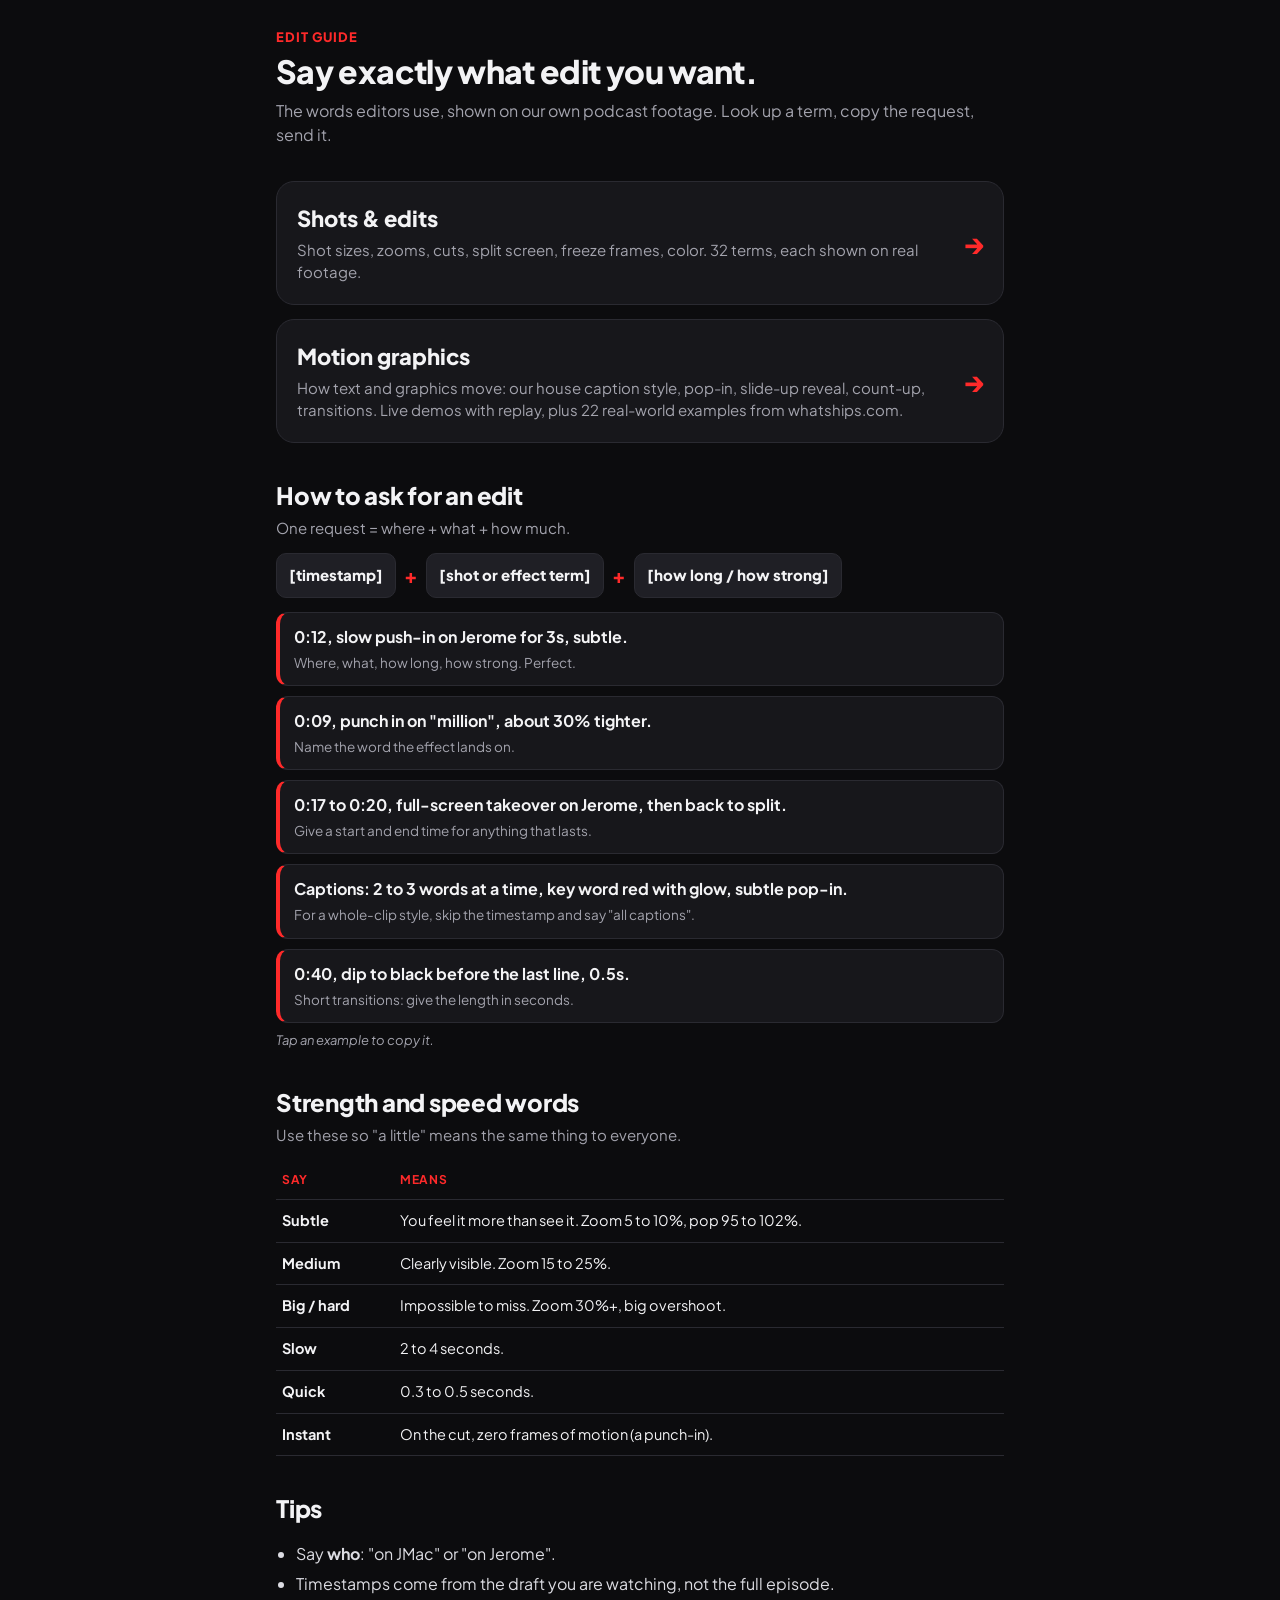
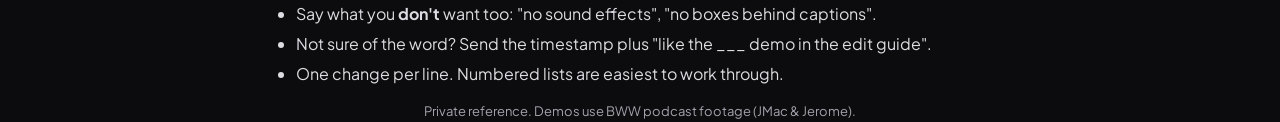
<file: edit-guide/index.html>
<!doctype html>
<html lang="en"><head><meta charset="utf-8">
<meta name="viewport" content="width=device-width,initial-scale=1,viewport-fit=cover">
<meta name="robots" content="noindex,nofollow"><meta name="theme-color" content="#0c0c0e">
<title>Edit Guide: how to ask for an edit</title>
<link rel="preconnect" href="https://fonts.googleapis.com"><link rel="preconnect" href="https://fonts.gstatic.com" crossorigin>
<link href="https://fonts.googleapis.com/css2?family=Plus+Jakarta+Sans:wght@400;600;700;800&display=swap" rel="stylesheet">
<link rel="stylesheet" href="style.css">
</head><body>
<main class="wrap">
<header class="top"><div class="eyebrow">Edit guide</div>
<h1>Say exactly what edit you want.</h1>
<p class="lead">The words editors use, shown on our own podcast footage. Look up a term, copy the request, send it.</p></header>

<div class="hub">
  <a href="shots-and-edits.html"><h3>Shots &amp; edits</h3><p>Shot sizes, zooms, cuts, split screen, freeze frames, color. 32 terms, each shown on real footage.</p><span class="go">&rarr;</span></a>
  <a href="motion-graphics.html"><h3>Motion graphics</h3><p>How text and graphics move: our house caption style, pop-in, slide-up reveal, count-up, transitions. Live demos with replay, plus 22 real-world examples from whatships.com.</p><span class="go">&rarr;</span></a>
</div>

<h2>How to ask for an edit</h2>
<p class="sub">One request = where + what + how much.</p>
<div class="formula"><span class="t">[timestamp]</span><span class="p">+</span><span class="t">[shot or effect term]</span><span class="p">+</span><span class="t">[how long / how strong]</span></div>

<ul class="examples" id="ex">
  <li><span class="q">0:12, slow push-in on Jerome for 3s, subtle.</span><span class="why">Where, what, how long, how strong. Perfect.</span></li>
  <li><span class="q">0:09, punch in on "million", about 30% tighter.</span><span class="why">Name the word the effect lands on.</span></li>
  <li><span class="q">0:17 to 0:20, full-screen takeover on Jerome, then back to split.</span><span class="why">Give a start and end time for anything that lasts.</span></li>
  <li><span class="q">Captions: 2 to 3 words at a time, key word red with glow, subtle pop-in.</span><span class="why">For a whole-clip style, skip the timestamp and say "all captions".</span></li>
  <li><span class="q">0:40, dip to black before the last line, 0.5s.</span><span class="why">Short transitions: give the length in seconds.</span></li>
</ul>
<p class="note">Tap an example to copy it.</p>

<h2>Strength and speed words</h2>
<p class="sub">Use these so "a little" means the same thing to everyone.</p>
<table class="scale">
  <tr><th>Say</th><th>Means</th></tr>
  <tr><td><b>Subtle</b></td><td>You feel it more than see it. Zoom 5 to 10%, pop 95 to 102%.</td></tr>
  <tr><td><b>Medium</b></td><td>Clearly visible. Zoom 15 to 25%.</td></tr>
  <tr><td><b>Big / hard</b></td><td>Impossible to miss. Zoom 30%+, big overshoot.</td></tr>
  <tr><td><b>Slow</b></td><td>2 to 4 seconds.</td></tr>
  <tr><td><b>Quick</b></td><td>0.3 to 0.5 seconds.</td></tr>
  <tr><td><b>Instant</b></td><td>On the cut, zero frames of motion (a punch-in).</td></tr>
</table>

<h2>Tips</h2>
<ul class="tips">
  <li>Say <b>who</b>: "on JMac" or "on Jerome".</li>
  <li>Timestamps come from the draft you are watching, not the full episode.</li>
  <li>Say what you <b>don't</b> want too: "no sound effects", "no boxes behind captions".</li>
  <li>Not sure of the word? Send the timestamp plus "like the ___ demo in the edit guide".</li>
  <li>One change per line. Numbered lists are easiest to work through.</li>
</ul>
</main>
<footer class="wrap">Private reference. Demos use BWW podcast footage (JMac &amp; Jerome).</footer>
<script>
document.querySelectorAll("#ex li").forEach(li => li.addEventListener("click", () => {
  const t = li.querySelector(".q").textContent;
  (navigator.clipboard ? navigator.clipboard.writeText(t) : Promise.reject()).then(() => {
    li.classList.add("copied"); setTimeout(() => li.classList.remove("copied"), 1200);
  }).catch(()=>{});
}));
</script>
</body></html>
</file>
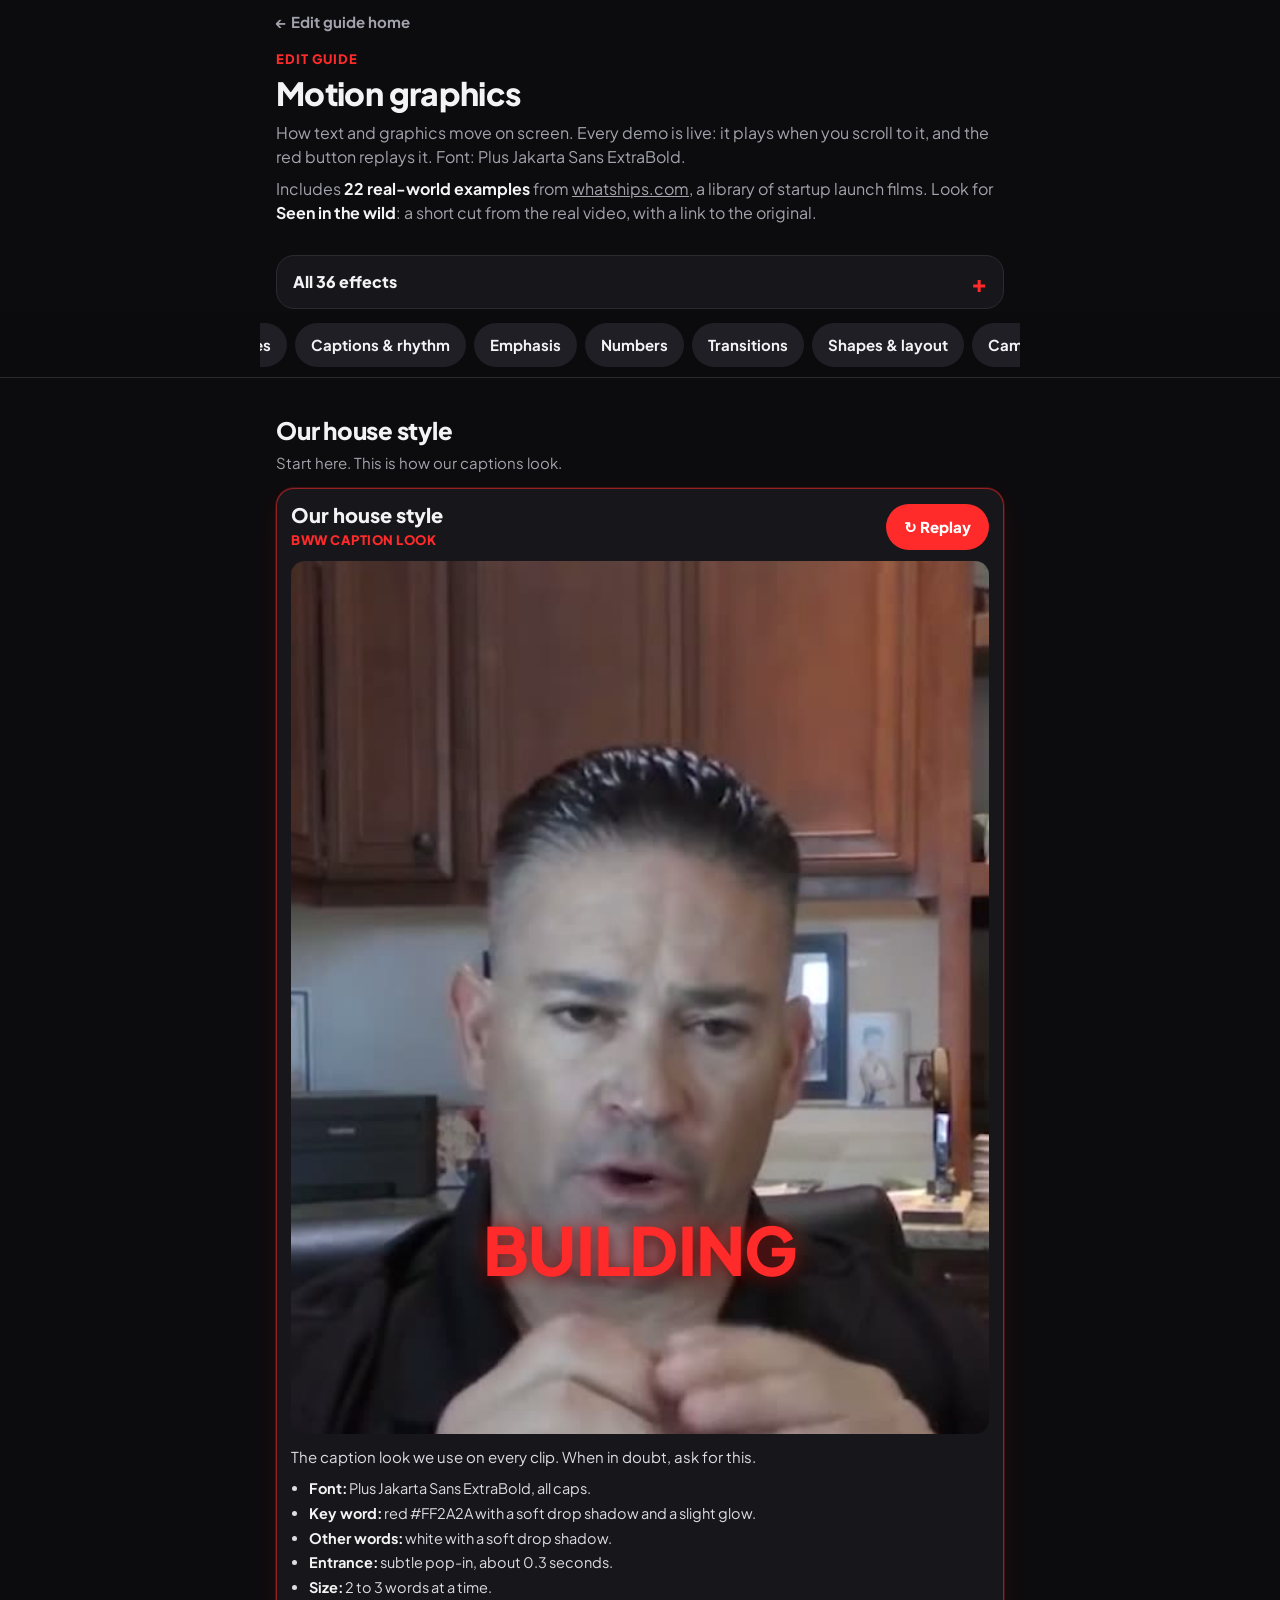
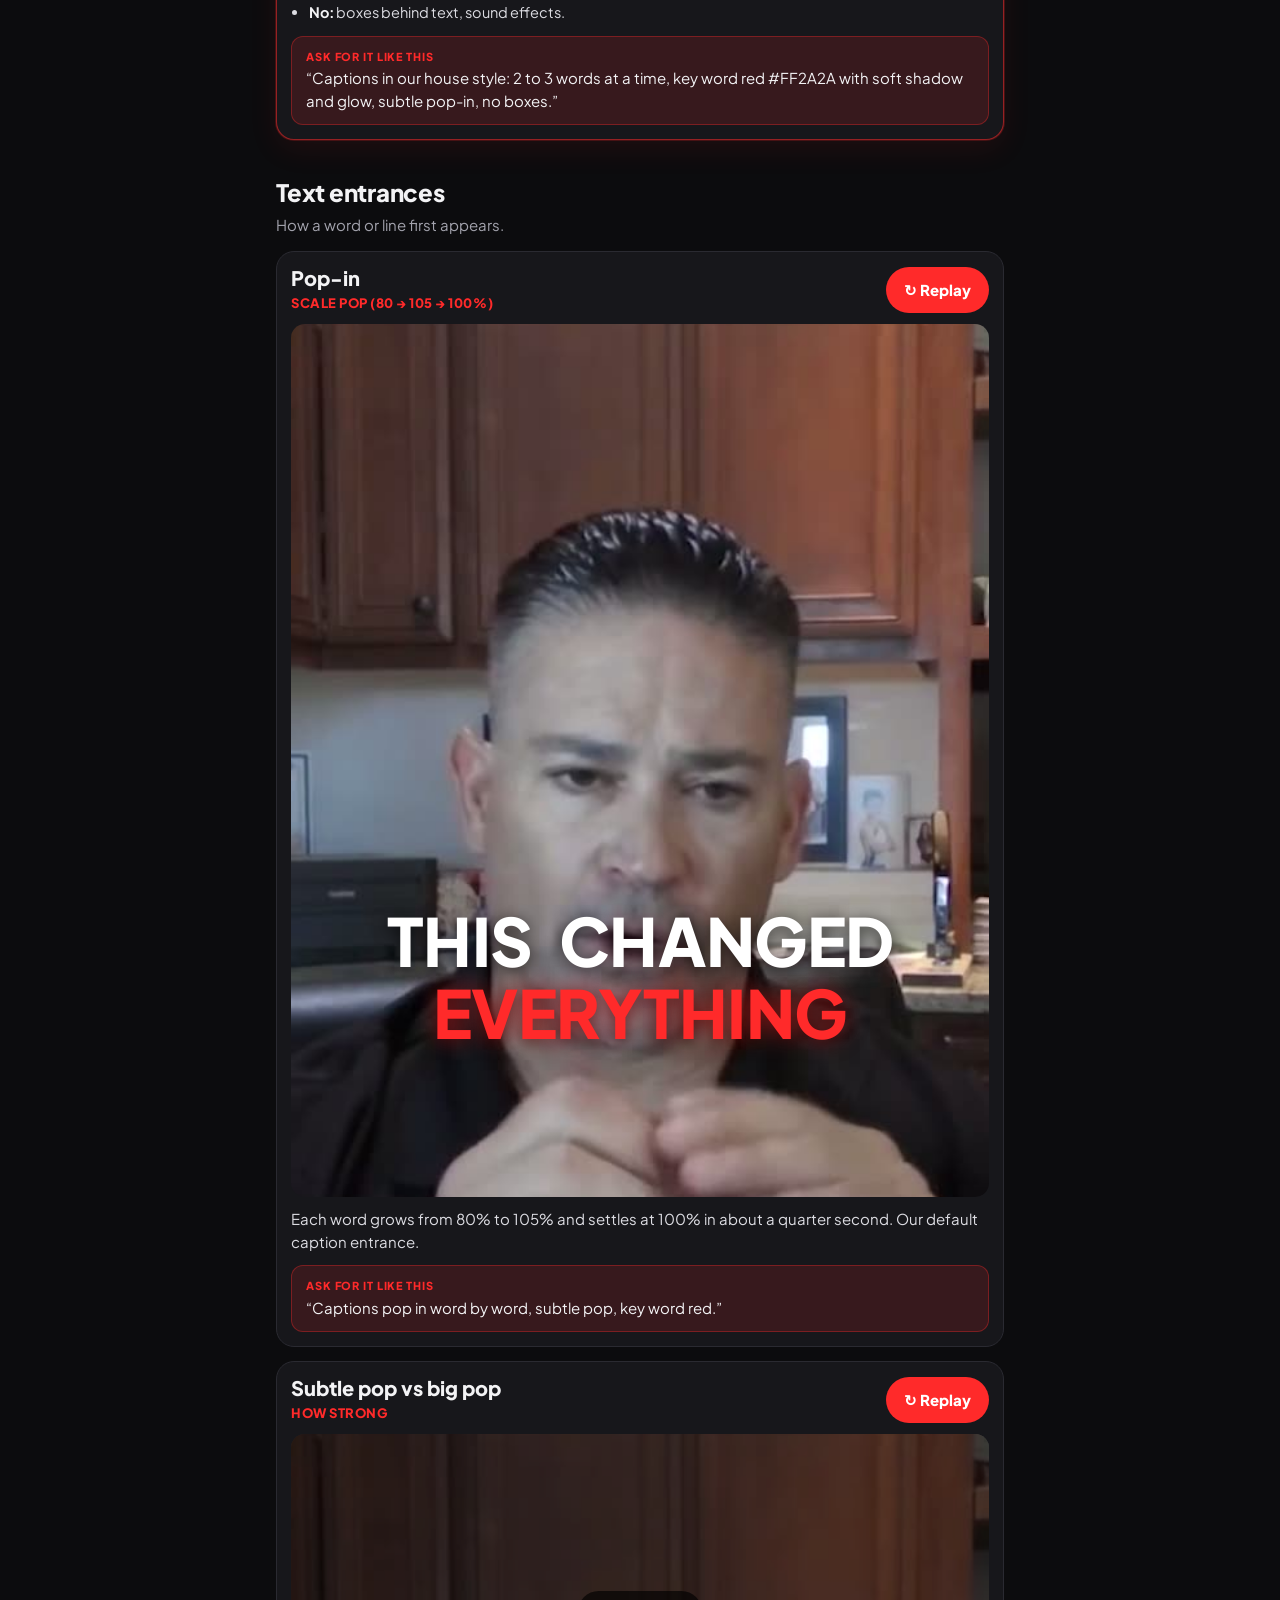
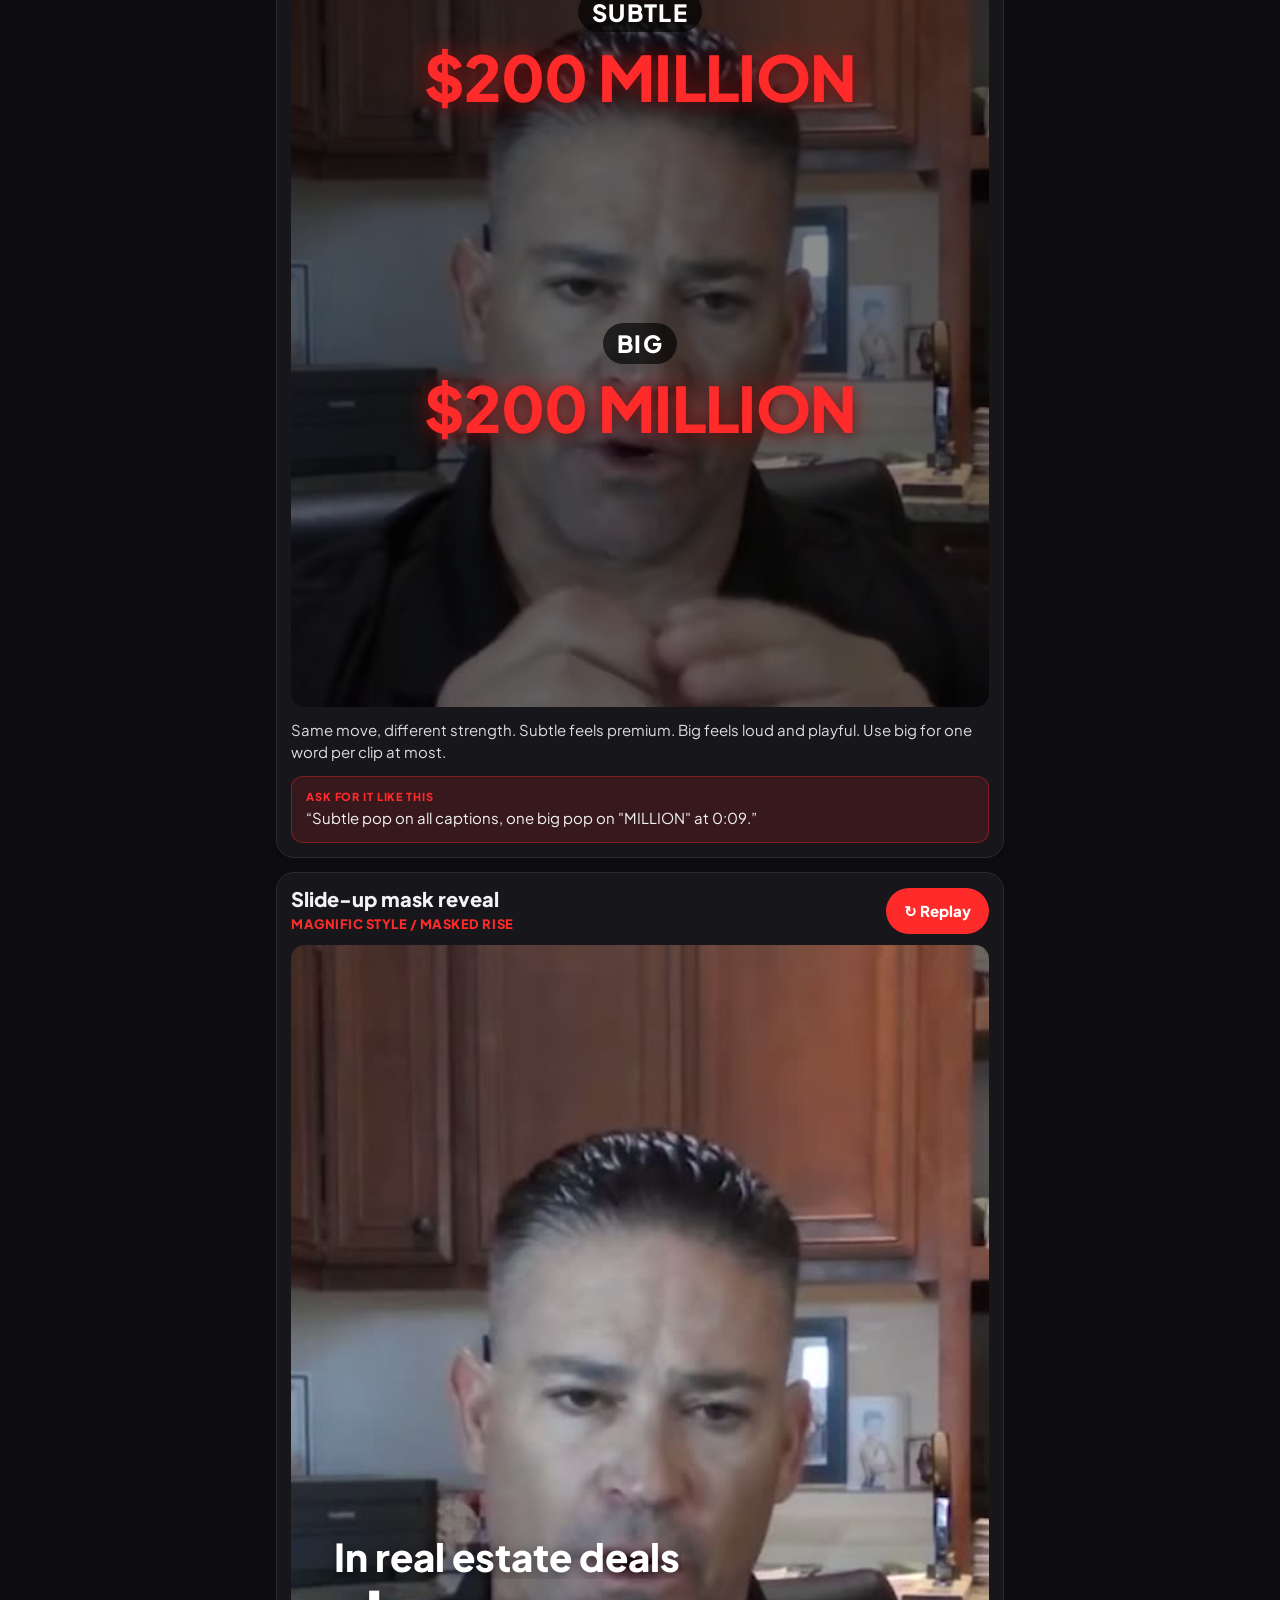
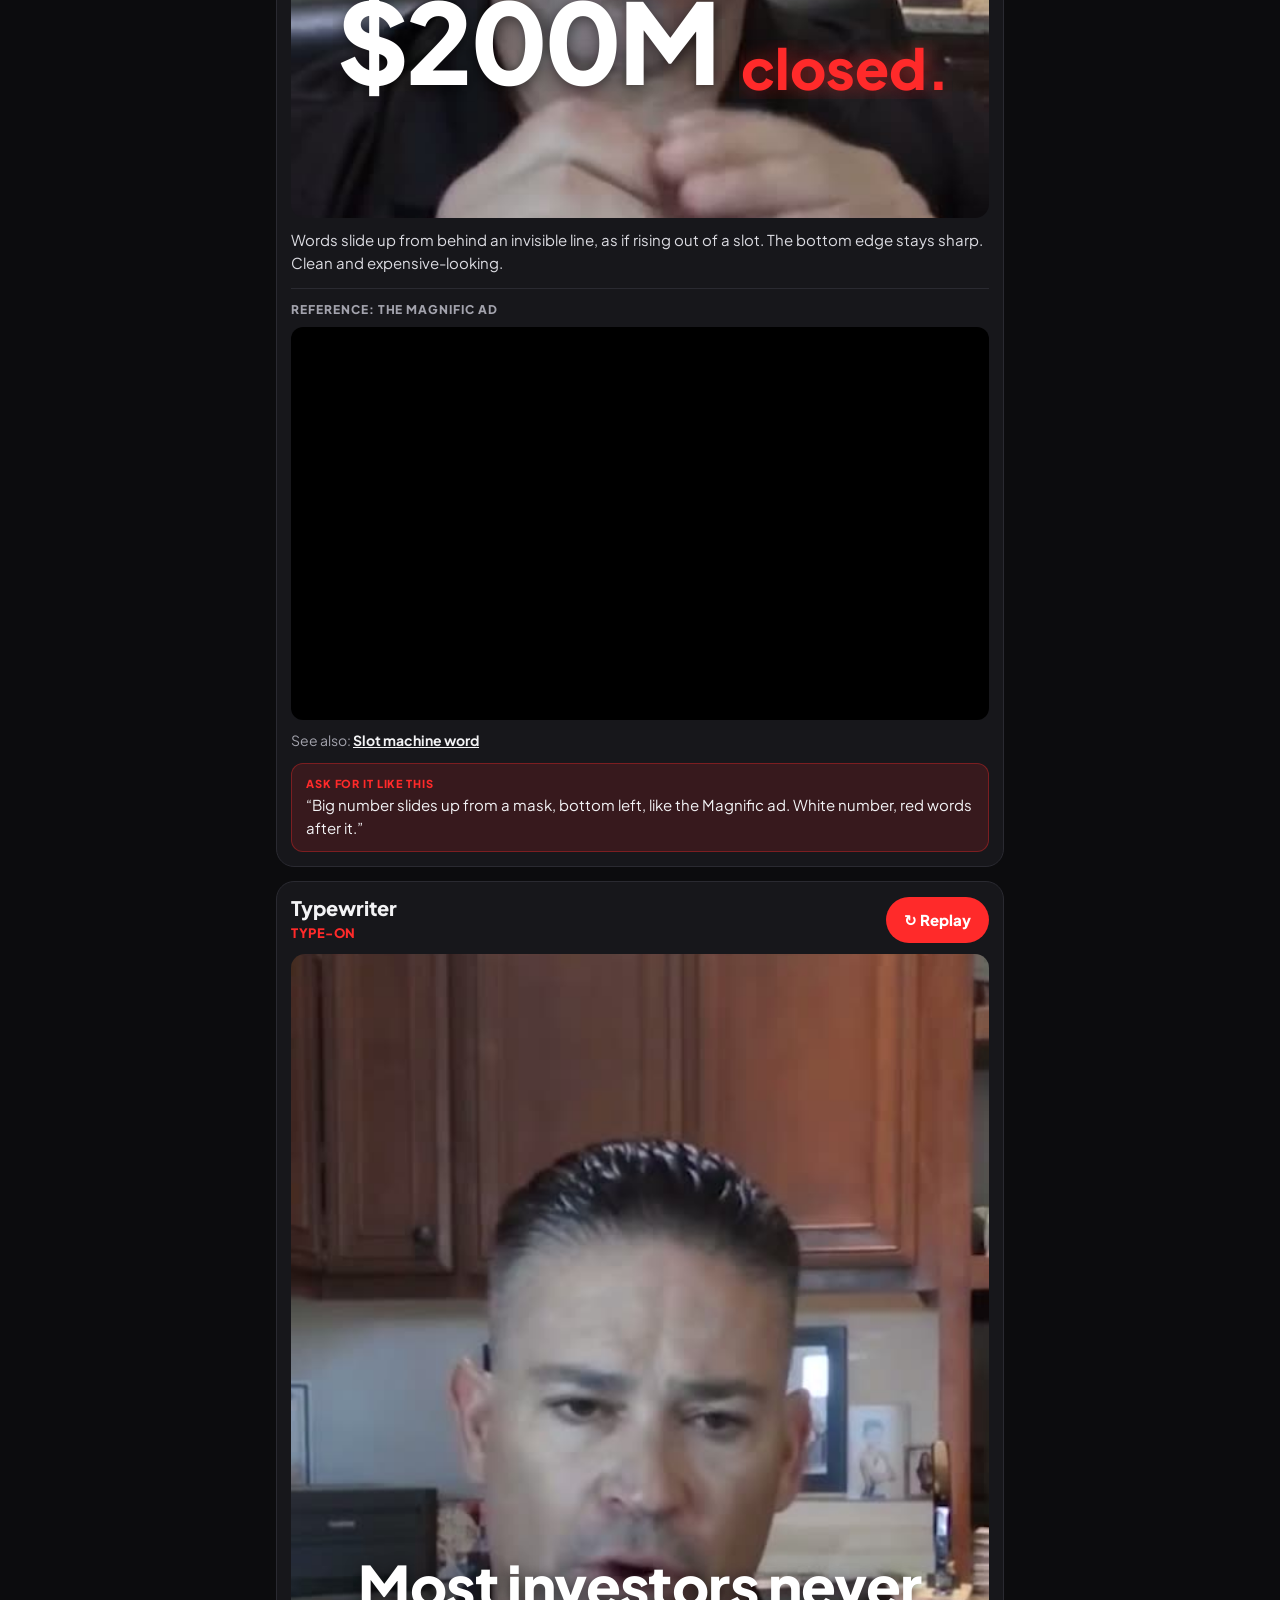
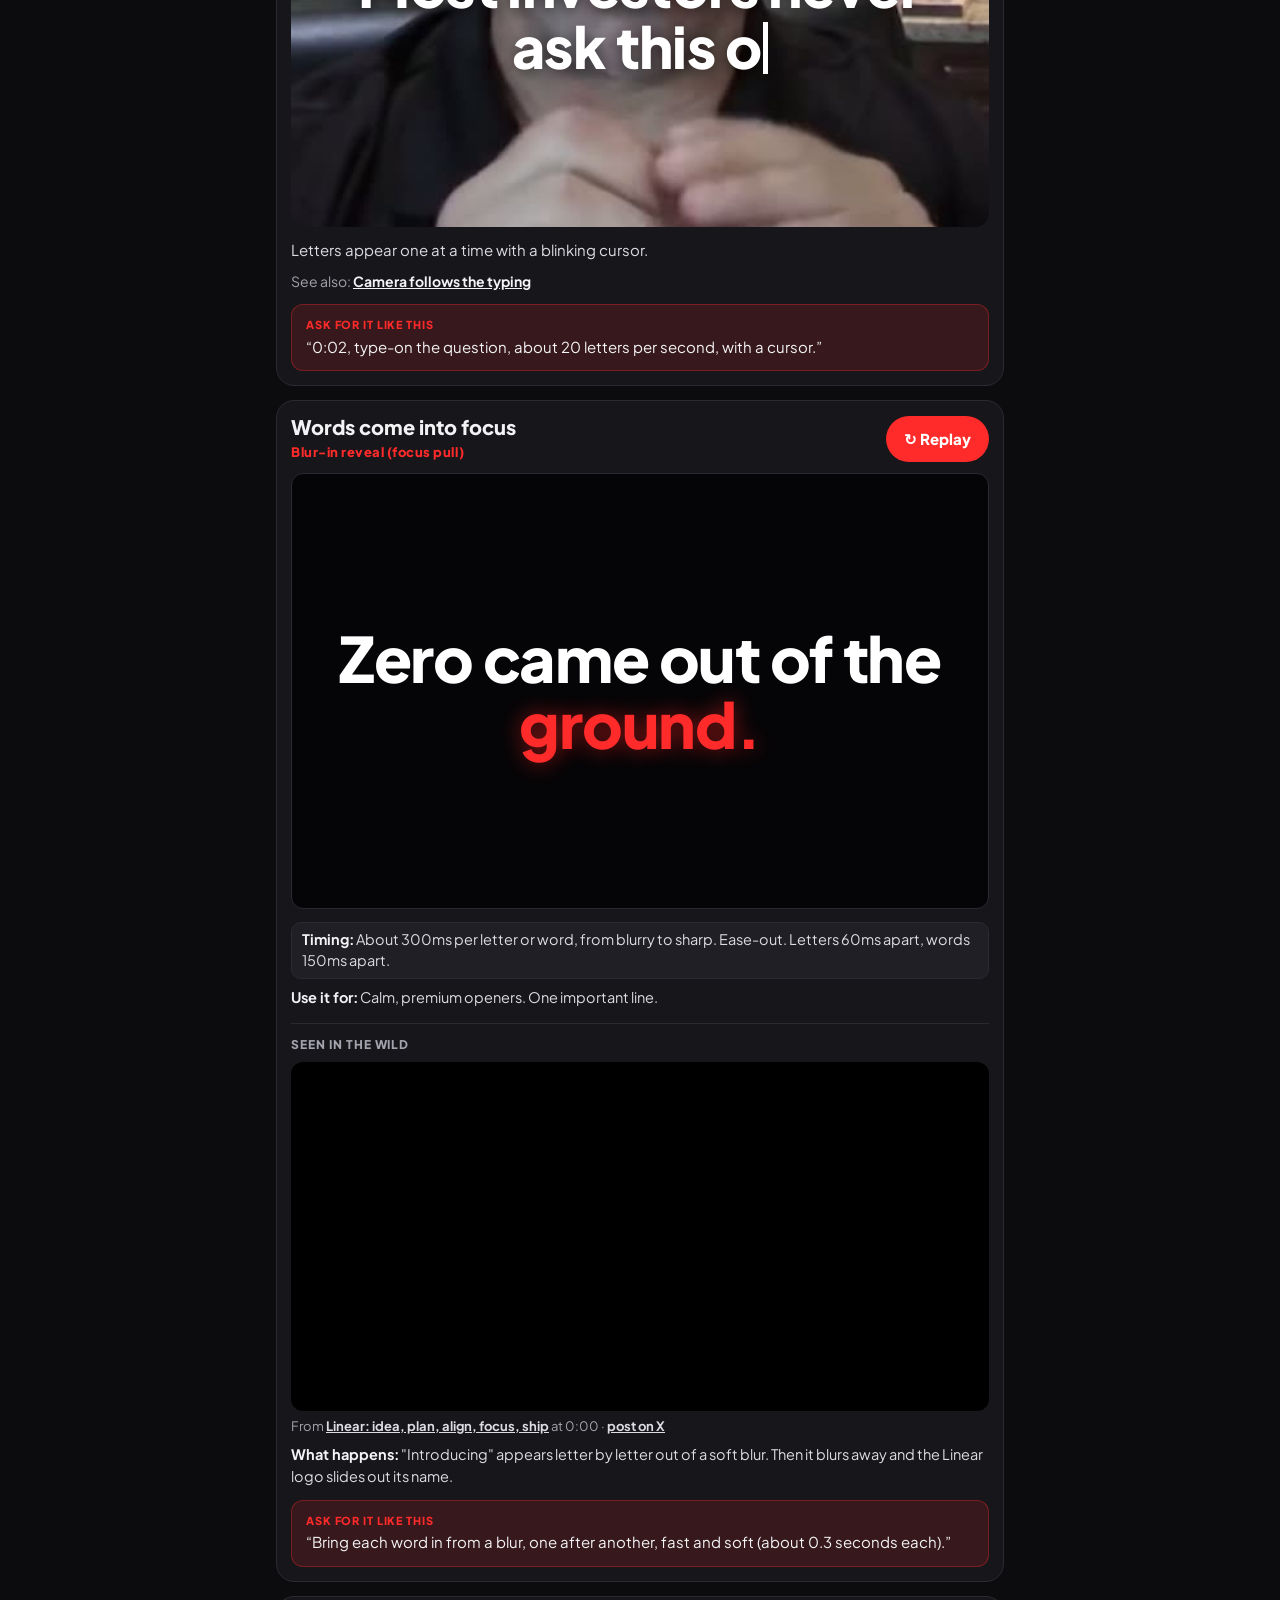
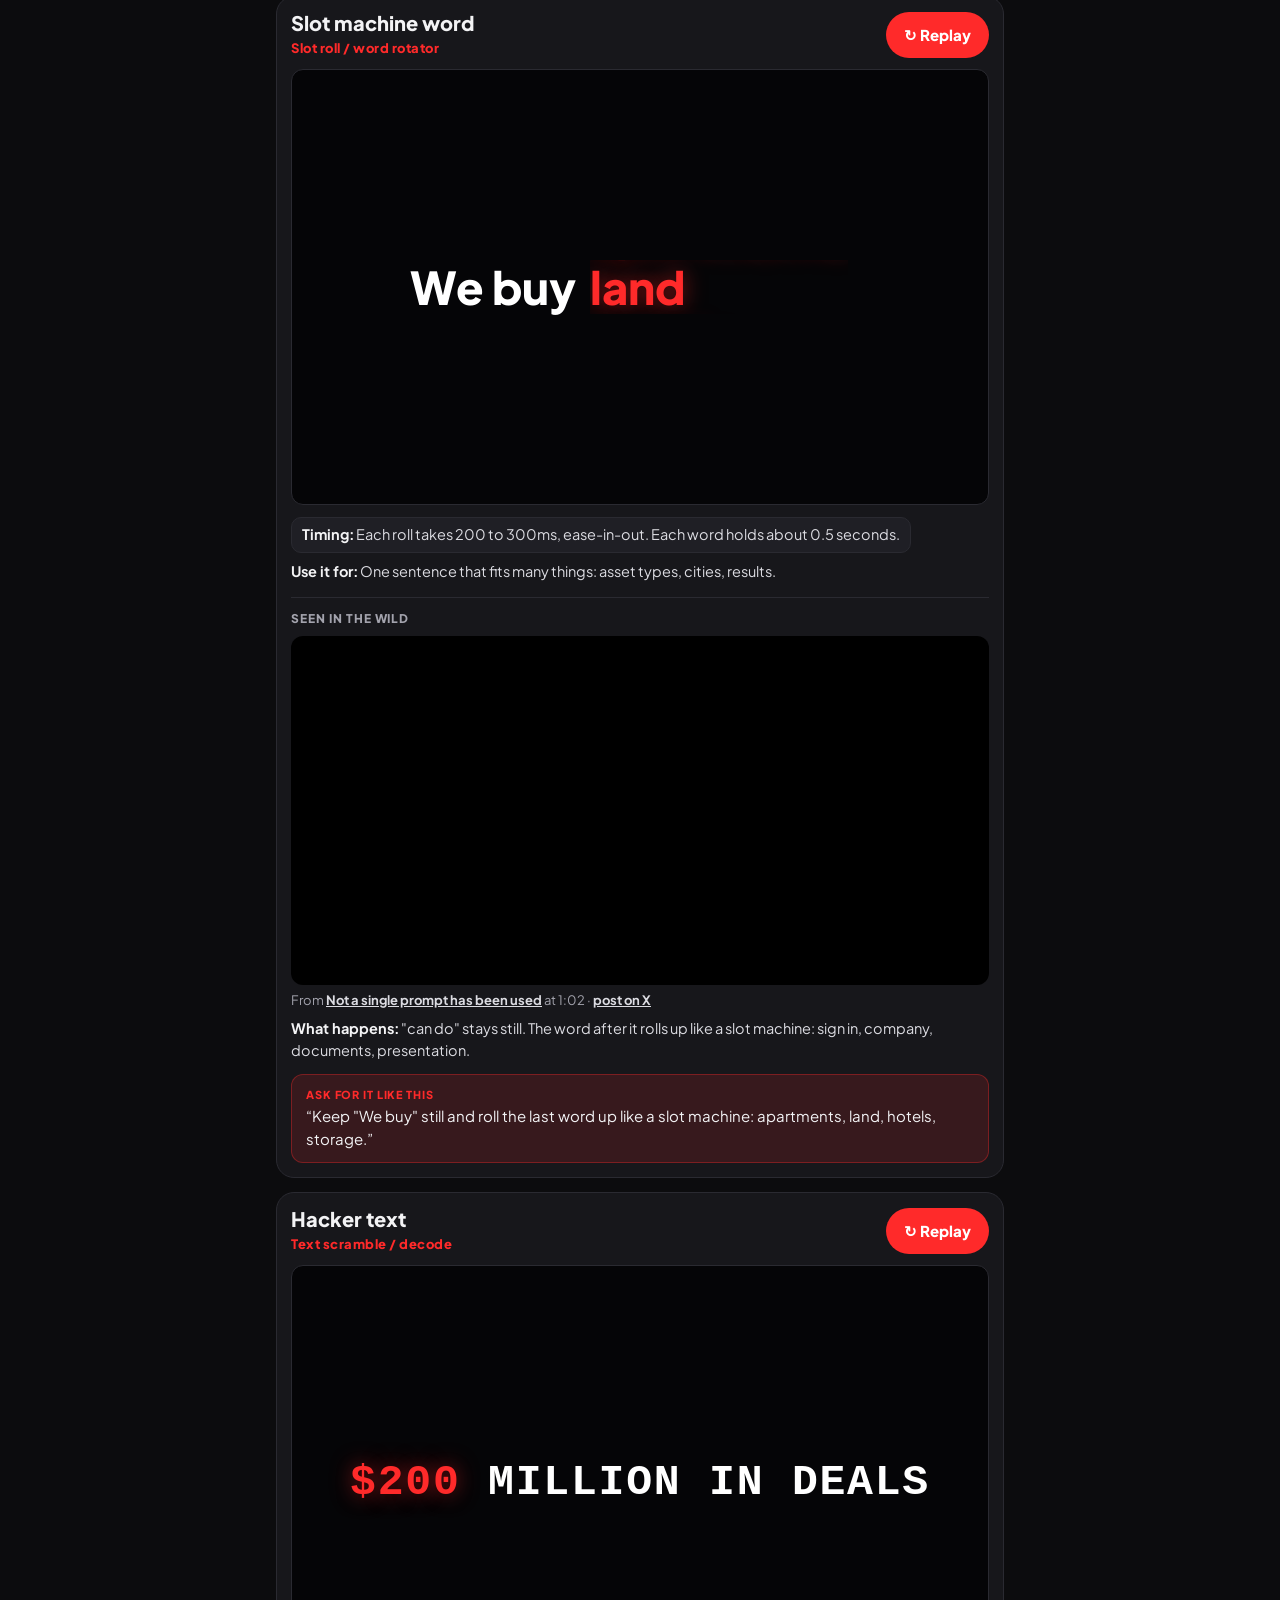
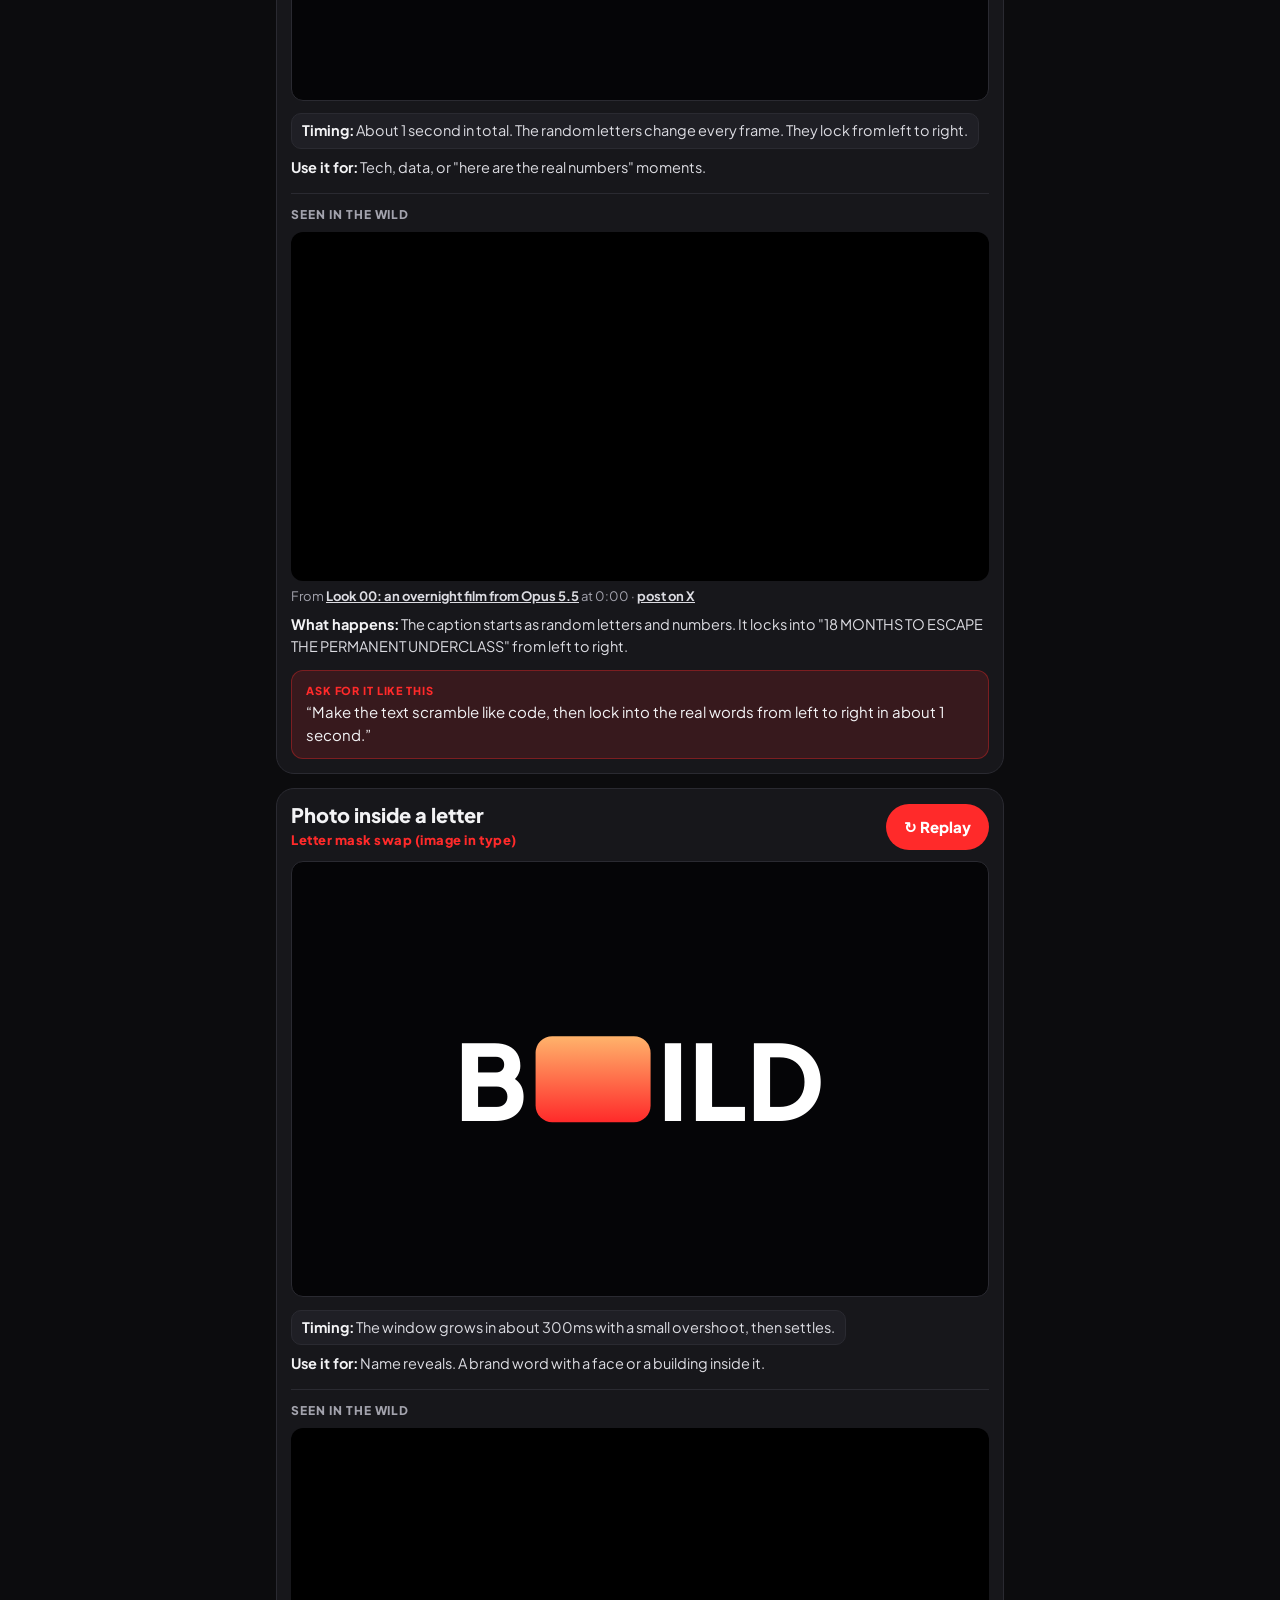
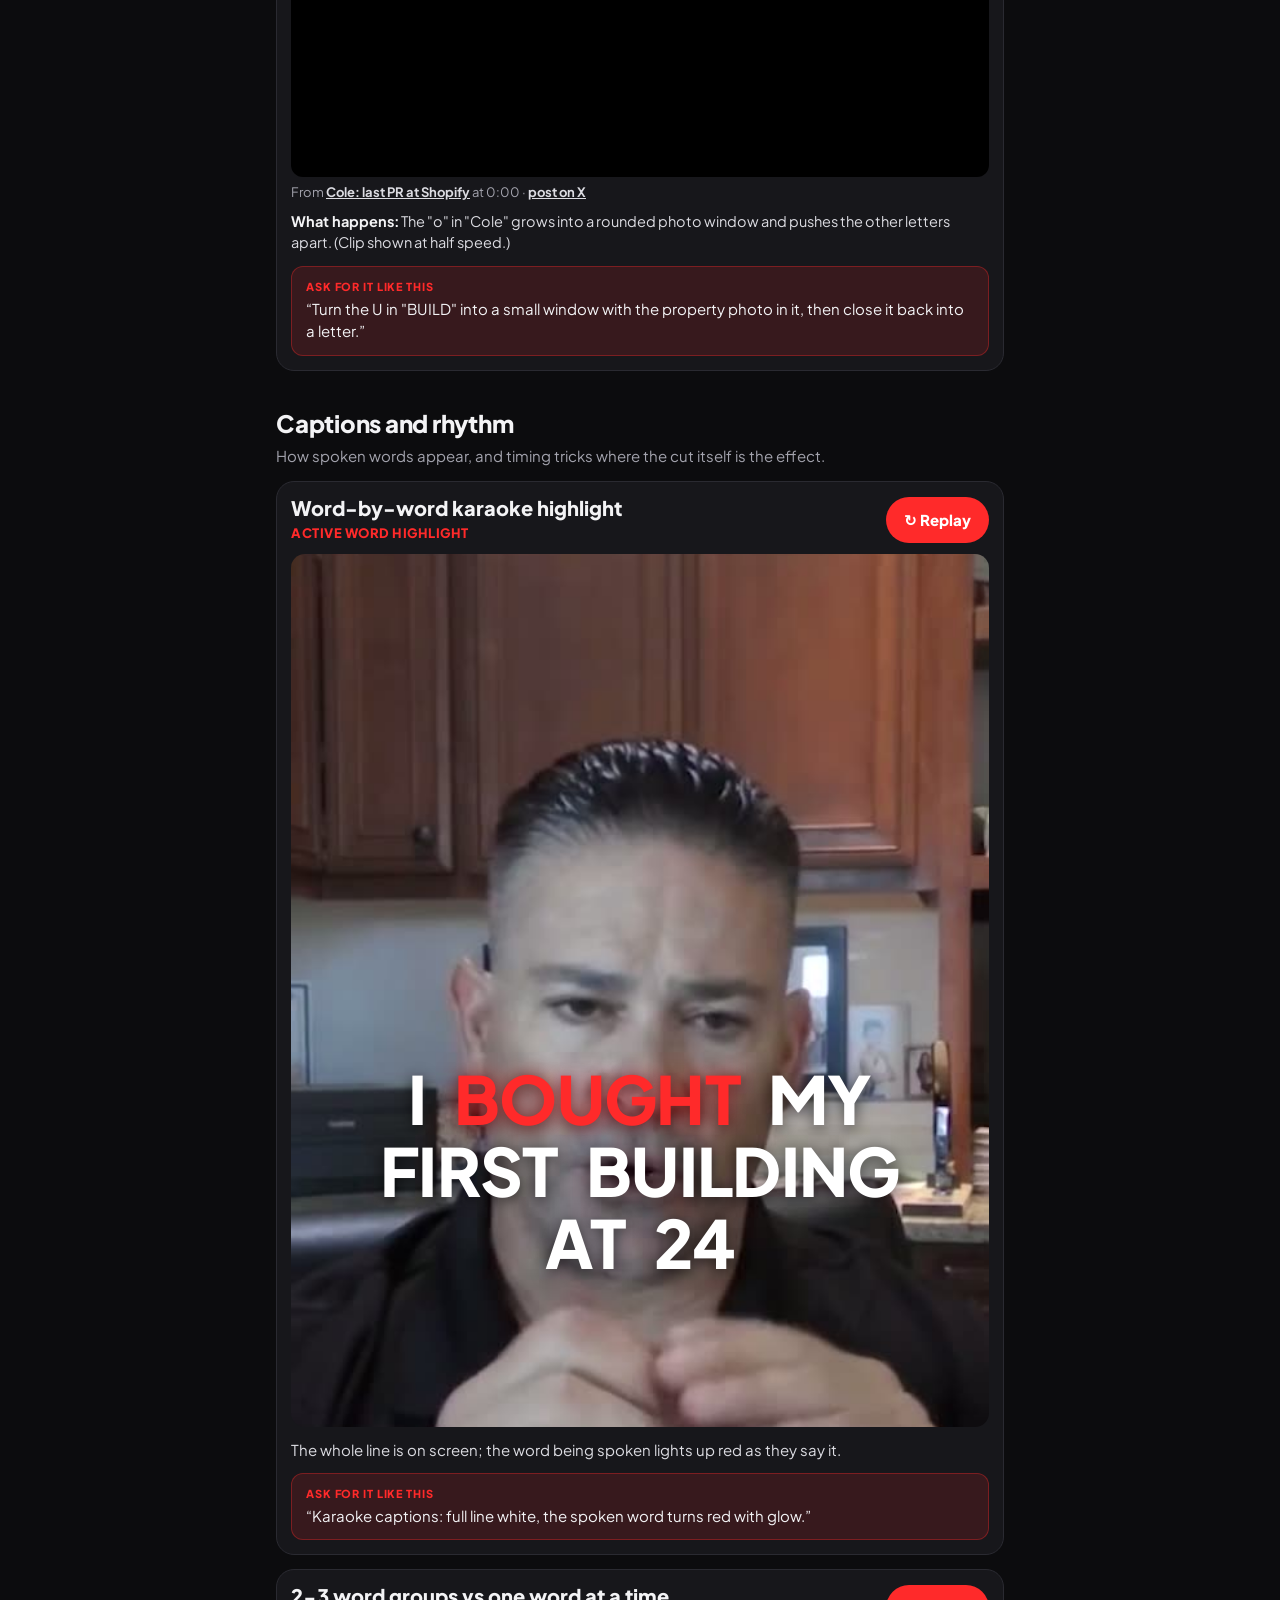
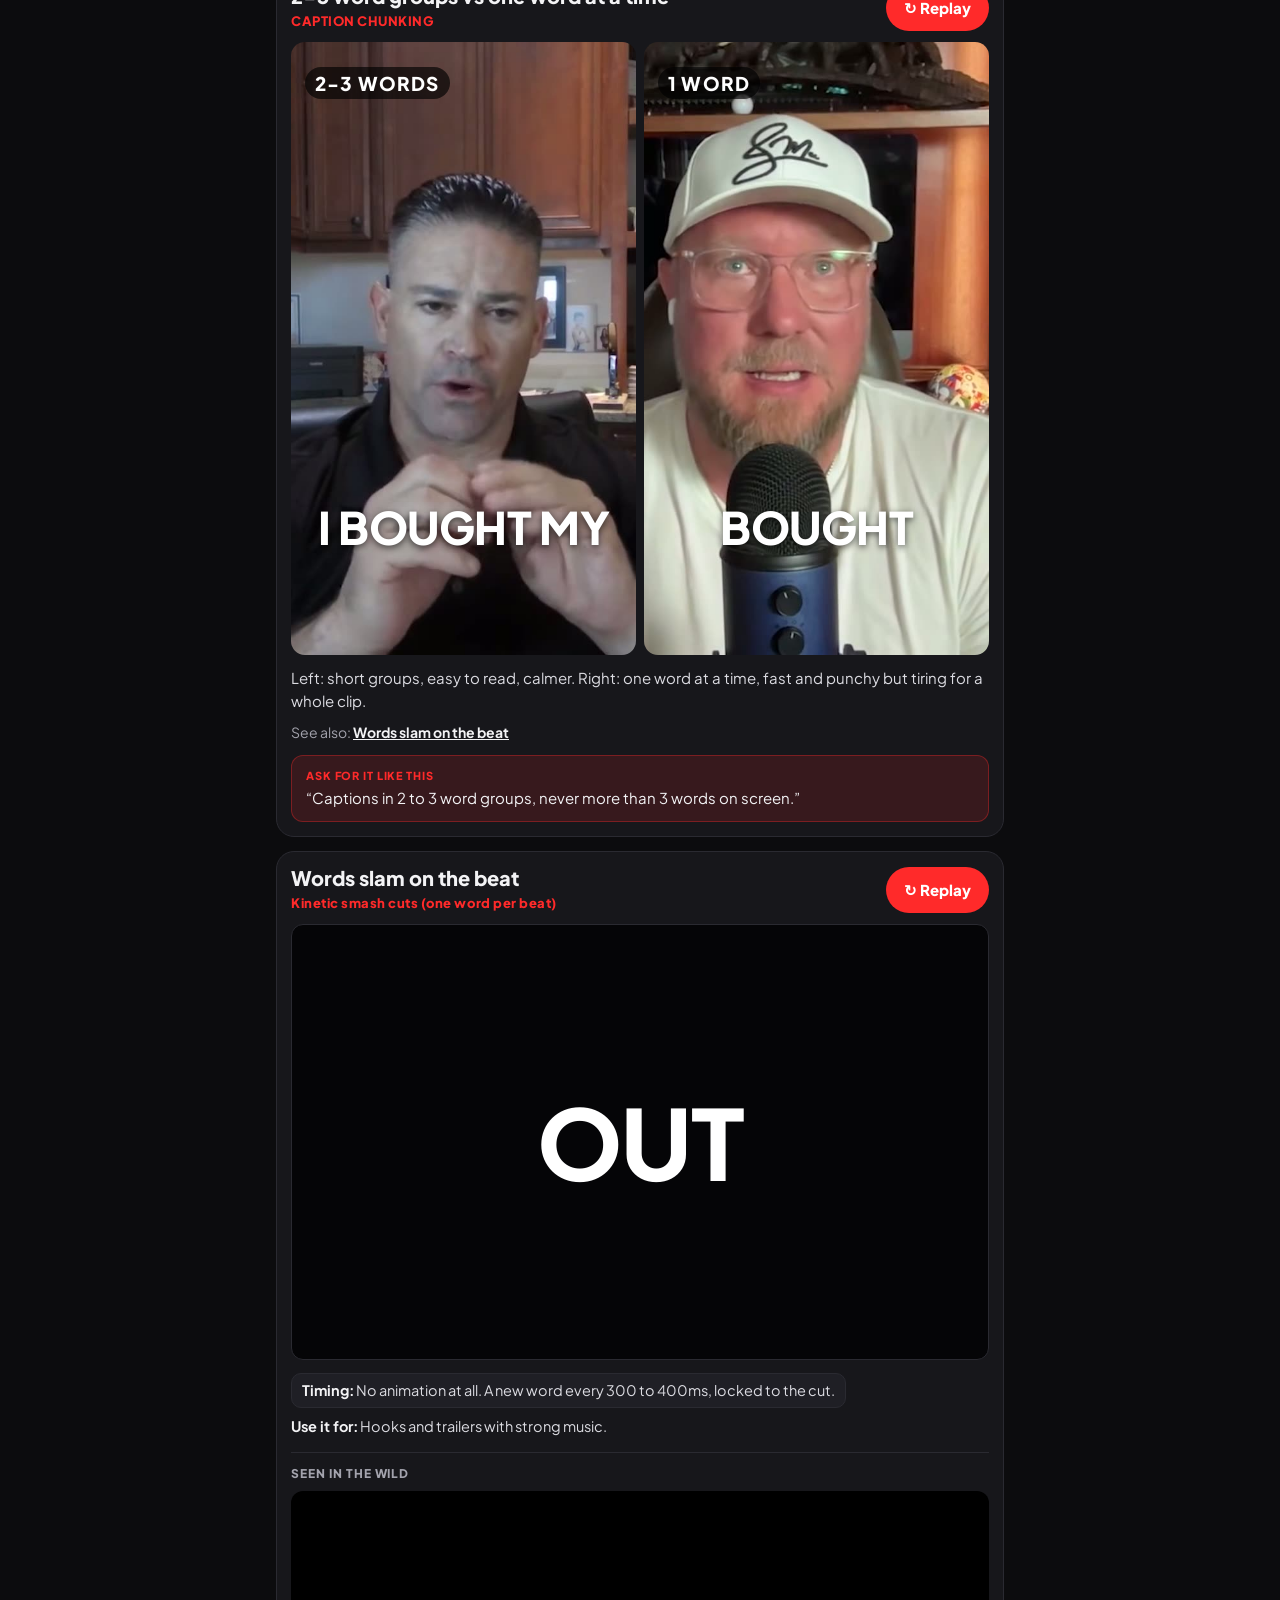
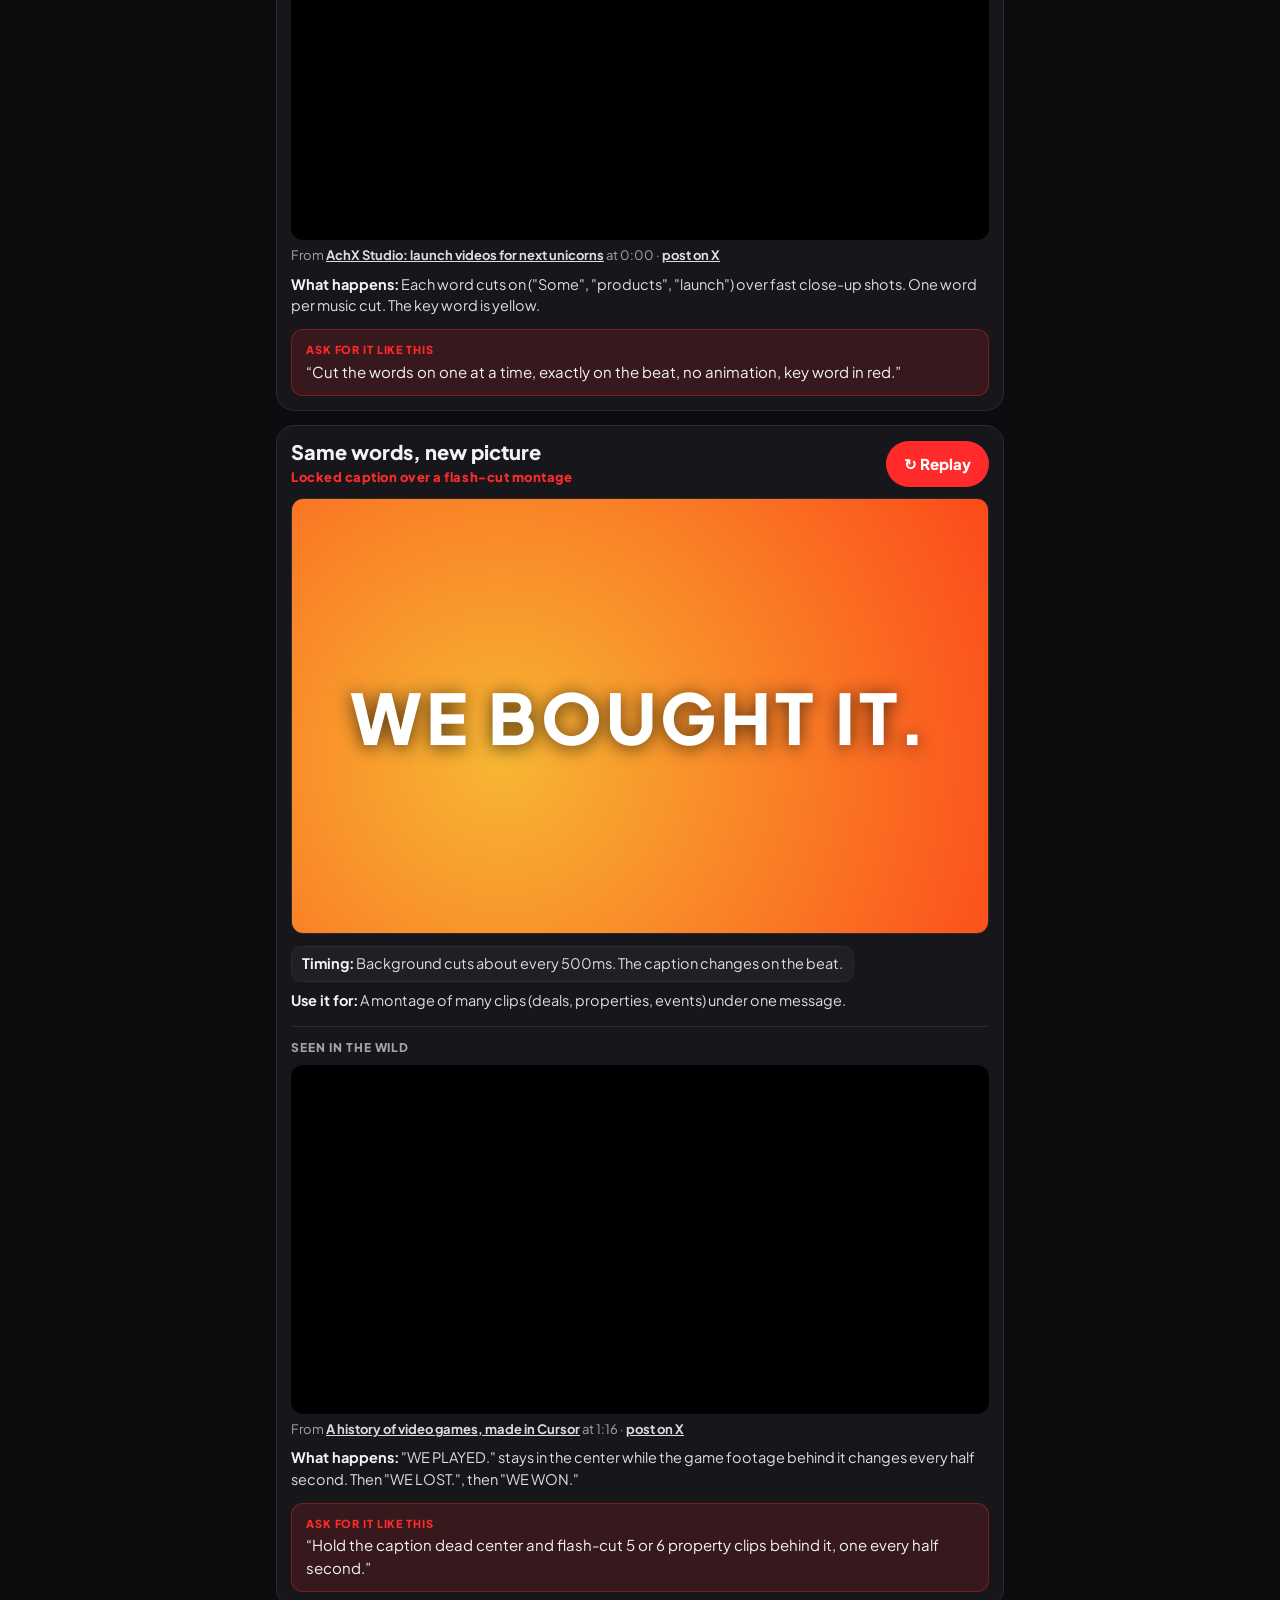
<file: edit-guide/motion-graphics.html>
<!doctype html>
<html lang="en"><head><meta charset="utf-8">
<meta name="viewport" content="width=device-width,initial-scale=1,viewport-fit=cover">
<meta name="robots" content="noindex,nofollow"><meta name="theme-color" content="#0c0c0e">
<title>Motion Graphics: Edit Guide</title>
<link rel="preconnect" href="https://fonts.googleapis.com"><link rel="preconnect" href="https://fonts.gstatic.com" crossorigin>
<link href="https://fonts.googleapis.com/css2?family=Plus+Jakarta+Sans:ital,wght@0,400;0,600;0,700;0,800;1,700&display=swap" rel="stylesheet">
<link rel="stylesheet" href="style.css">
<style>
p.lead b{color:var(--text)}
.mg .top-row{display:flex;align-items:center;justify-content:space-between;gap:10px;margin-bottom:10px}
.mg h3{margin:0;font-size:20px;font-weight:800;line-height:1.2}
.mg .abbr{margin:2px 0 0}
.replay{flex:none;border:0;background:var(--red);color:#fff;font:800 15px "Plus Jakarta Sans",sans-serif;border-radius:999px;
  padding:0 18px;min-height:46px;min-width:96px;display:flex;align-items:center;gap:6px;justify-content:center;cursor:pointer}
.replay:active{transform:scale(.96)}
nav.chips a.on{background:var(--red);color:#fff}
.house{border-color:rgba(255,42,42,.55);box-shadow:0 0 0 1px rgba(255,42,42,.2),0 10px 30px rgba(255,42,42,.08)}
.spec{margin:10px 0 0;padding-left:18px;font-size:14.5px;color:#dcdce2}
.spec li{margin:3px 0}
.spec b{color:var(--text)}
/* all-effects index */
details.jump{background:var(--card);border:1px solid var(--line);border-radius:var(--radius);margin:14px 0 4px}
details.jump summary{cursor:pointer;list-style:none;padding:14px 16px;font-weight:800;font-size:16px;min-height:48px;display:flex;justify-content:space-between;align-items:center}
details.jump summary::-webkit-details-marker{display:none}
details.jump summary::after{content:"+";color:var(--red);font-size:24px;line-height:1}
details.jump[open] summary::after{content:"\2212"}
details.jump .in{padding:0 14px 12px}
details.jump h4{font-size:12px;letter-spacing:.08em;text-transform:uppercase;color:var(--muted);margin:12px 0 6px;font-weight:800}
details.jump ul{list-style:none;margin:0;padding:0;display:grid;grid-template-columns:1fr 1fr;gap:6px}
details.jump li a{display:flex;align-items:center;min-height:44px;padding:8px 12px;border-radius:12px;background:var(--card2);text-decoration:none;font-weight:700;font-size:14px;line-height:1.2}
details.jump li a:active{background:var(--red)}
/* stages: ours (footage, 4:5) and .ws (dark, 16:10, centered) */
.stage{position:relative;aspect-ratio:4/5;border-radius:14px;overflow:hidden;background:#000 url(img/guest.jpg) center 22%/cover;
  container-type:inline-size;isolation:isolate}
.stage.host{background-image:url(img/host.jpg)}
.stage.dim::before{content:"";position:absolute;inset:0;background:rgba(0,0,0,.45);z-index:-1}
.stage.ws{aspect-ratio:16/10;background:#050507;border:1px solid var(--line);border-radius:12px;display:flex;align-items:center;justify-content:center;text-align:center;color:#fff}
.pair{display:grid;grid-template-columns:1fr 1fr;gap:8px}
.pair .stage{aspect-ratio:9/16}
.cap{position:absolute;left:5%;right:5%;bottom:17%;text-align:center;font-weight:800;color:#fff;
  font-size:9.5cqw;line-height:1.08;letter-spacing:-.01em;text-transform:uppercase;
  text-shadow:0 .5cqw 2.2cqw rgba(0,0,0,.65)}
.cap .w{display:inline-block;margin:0 .12em;will-change:transform,opacity}
.red{color:var(--red)!important;text-shadow:0 0 3cqw rgba(255,42,42,.55),0 .5cqw 2.2cqw rgba(0,0,0,.7)!important}
.tag{position:absolute;left:4%;font:800 3.4cqw "Plus Jakarta Sans",sans-serif;letter-spacing:.06em;background:rgba(0,0,0,.65);
  color:#fff;padding:.8cqw 2cqw;border-radius:99px;text-transform:uppercase}
.pair .tag{font-size:5.5cqw;padding:1.2cqw 3cqw}
.pair .cap{font-size:13cqw}
.mask{display:inline-block;overflow:hidden;vertical-align:bottom;padding:0 .04em .06em;margin-bottom:-.06em}
.mask>span{display:inline-block}
.cursor{display:inline-block;width:.08em;height:.9em;background:#fff;margin-left:.04em;vertical-align:-.08em;animation:blink .8s steps(1) infinite}
@keyframes blink{50%{opacity:0}}
.marker{position:relative;display:inline-block;padding:0 .12em;z-index:0}
.marker::before{content:"";position:absolute;left:0;right:0;top:.06em;bottom:.02em;background:var(--red);z-index:-1;
  transform:scaleX(var(--m,0));transform-origin:left;border-radius:.08em}
.lt{position:absolute;left:6%;bottom:14%;text-align:left}
.lt .n{font-weight:800;font-size:10cqw;color:#fff;line-height:1;text-shadow:0 .5cqw 2cqw rgba(0,0,0,.6)}
.lt .bar{height:1.3cqw;background:var(--red);width:62cqw;margin:2cqw 0 1.6cqw;transform-origin:left}
.lt .t{font-weight:700;font-size:4.6cqw;color:#fff;text-shadow:0 .4cqw 1.6cqw rgba(0,0,0,.8)}
.emoji{position:absolute;left:0;right:0;bottom:36%;text-align:center;font-size:17cqw;line-height:1}
.ease-row{position:absolute;left:5%;right:5%;height:16%}
.ease-row .lbl{font:800 4.2cqw "Plus Jakarta Sans",sans-serif;color:#fff;text-shadow:0 2px 6px #000}
.ease-row .track{position:absolute;left:0;right:0;bottom:12%;height:.8cqw;background:rgba(255,255,255,.25);border-radius:9px}
.ease-row .dot{position:absolute;left:0;bottom:0;width:12cqw;height:12cqw;border-radius:50%;background:var(--red);
  box-shadow:0 0 4cqw rgba(255,42,42,.6)}
.cmp{position:absolute;left:5%;right:5%;text-align:center}
.cmp .tag{position:static;display:inline-block;margin-bottom:1.5cqw}
.cmp .cap{position:static;font-size:9cqw}
.num{font-variant-numeric:tabular-nums}
.shakeit{animation:shk .32s linear}
@keyframes shk{0%,100%{transform:translate(0,0)}15%{transform:translate(-2.4%,1.6%)}30%{transform:translate(2.2%,-1.4%)}45%{transform:translate(-1.6%,-1.2%)}60%{transform:translate(1.4%,1.2%)}75%{transform:translate(-.8%,.6%)}}
/* whatships demo type */
.big{font-weight:800;font-size:9cqw;line-height:1.05;letter-spacing:-.02em}
.mid{font-weight:800;font-size:6.5cqw;line-height:1.15}
.serif{font-family:Georgia,"Times New Roman",serif;font-weight:400}
.mono{font-family:ui-monospace,SFMono-Regular,Menlo,monospace}
.ws .w{display:inline-block;white-space:pre}
.abs{position:absolute;inset:0;display:flex;align-items:center;justify-content:center}
/* facts, reference clips */
.facts{margin:12px 0 0;display:grid;gap:8px}
.facts p{margin:0;font-size:14.5px;color:#dcdce2}
.facts b{color:var(--text)}
.timing{display:inline-block;background:var(--card2);border:1px solid var(--line);border-radius:10px;padding:6px 10px}
.wild,.refbox{margin-top:14px;border-top:1px solid var(--line);padding-top:12px}
.wild .k,.refbox .k{font-size:12px;font-weight:800;letter-spacing:.08em;color:var(--muted);text-transform:uppercase;margin:0 0 8px}
.card .clip{border-radius:12px;overflow:hidden;background:#000}
.card .clip video{display:block;width:100%;height:auto;max-height:70vh;object-fit:contain;margin:0 auto}
.refbox video{width:100%;border-radius:12px;display:block;aspect-ratio:16/9;background:#000}
.credit{font-size:13px;color:var(--muted);margin:6px 0 0}
.credit a{color:#dcdce2;font-weight:700}
.looks{font-size:14.5px;color:#dcdce2;margin:8px 0 0}
.looks b{color:var(--text)}
.see{font-size:14px;color:var(--muted);margin:10px 0 0}
.see a{color:var(--text);font-weight:700}
</style>
</head><body>
<div class="wrap"><a class="back" href="./">&larr; Edit guide home</a>
<header class="top" style="padding-top:6px"><div class="eyebrow">Edit guide</div><h1>Motion graphics</h1>
<p class="lead">How text and graphics move on screen. Every demo is live: it plays when you scroll to it, and the red button replays it. Font: Plus Jakarta Sans ExtraBold.</p>
<p class="lead">Includes <b>22 real-world examples</b> from <a href="https://whatships.com/">whatships.com</a>, a library of startup launch films. Look for <b>Seen in the wild</b>: a short cut from the real video, with a link to the original.</p></header>
<details class="jump" id="all"><summary></summary><div class="in"></div></details>
</div>
<nav class="chips" aria-label="Categories"><div class="row" id="chips"></div></nav>
<main class="wrap" id="demos"></main>
<!-- inspiration:start -->
<style>
.insp{display:grid;grid-template-columns:1fr 1fr;gap:10px}
@media (min-width:760px){.insp{grid-template-columns:repeat(3,1fr)}}
.insp .card{padding:10px;margin:0;display:flex;flex-direction:column}
.insp .po{display:block;border-radius:10px;overflow:hidden;background:#000;aspect-ratio:1/1}
.insp .po img{width:100%;height:100%;object-fit:contain;display:block}
.insp h3{font-size:15px;margin:8px 0 2px;line-height:1.25}
.insp .credit{font-size:12.5px;margin:0 0 6px}
.insp .use{font-size:13.5px;color:#dcdce2;margin:0}
.insp .rk{color:var(--red);font-weight:800;margin-right:4px}
details.jump .fit{color:var(--muted);font-weight:700;font-size:12px;margin-left:auto;padding-left:8px}
</style>
<section class="wrap">
<h2 id="inspiration" class="cat">Inspiration Library</h2>
<p class="sub">Top 25 of 229 motion pieces from <a href="https://www.prompt-motion.com" target="_blank" rel="noopener">Prompt Motion</a>, curated by <a href="https://x.com/p4nthera_" target="_blank" rel="noopener">@p4nthera_</a>. Each one was made with Claude from a prompt. Tap a card to watch it and read the prompt. Media and prompts belong to their creators.</p>
<div class="insp">
<article class="card" id="mr-bizibeast-10f264">
<a class="po" href="https://www.prompt-motion.com/bizibeast-10f264" target="_blank" rel="noopener"><img loading="lazy" src="https://media.prompt-motion.com/bizibeast-motion-designers-are-cooked/poster.f7d9d782.webp" alt="Bento.surf product video"></a>
<h3><span class="rk">1</span>Bento.surf product video</h3>
<p class="credit">By <a href="https://x.com/bizibeast" target="_blank" rel="noopener">@bizibeast</a> &middot; <a href="https://x.com/bizibeast/status/2103696876130505124" target="_blank" rel="noopener">Post</a></p>
<p class="use">The &#x27;Receipt&#x27;: each cost Jerome names drops in as a line, the total ticks up to the lesson number.</p>
</article>
<article class="card" id="mr-palashbagchi11-0a4b6b">
<a class="po" href="https://www.prompt-motion.com/palashbagchi11-0a4b6b" target="_blank" rel="noopener"><img loading="lazy" src="https://media.prompt-motion.com/palashbagchi11-claudeai-then-i-asked/poster.60be7240.webp" alt="Backlink audit data promo"></a>
<h3><span class="rk">2</span>Backlink audit data promo</h3>
<p class="credit">By <a href="https://x.com/PalashBagchi11" target="_blank" rel="noopener">@PalashBagchi11</a> &middot; <a href="https://x.com/PalashBagchi11/status/2102924409124389221" target="_blank" rel="noopener">Post</a></p>
<p class="use">The setup number then the flip: &#x27;You paid $400K.&#x27; then &#x27;What did you actually get?&#x27;</p>
</article>
<article class="card" id="mr-daniel-haida-8691d4">
<a class="po" href="https://www.prompt-motion.com/daniel-haida-8691d4" target="_blank" rel="noopener"><img loading="lazy" src="https://media.prompt-motion.com/daniel-haida-claude-code-opus-5-5/poster.0d3769b3.webp" alt="Taxtello bookkeeping app film"></a>
<h3><span class="rk">3</span>Taxtello bookkeeping app film</h3>
<p class="credit">By <a href="https://x.com/daniel_haida" target="_blank" rel="noopener">@daniel_haida</a> &middot; <a href="https://x.com/daniel_haida/status/2104139720829636937" target="_blank" rel="noopener">Post</a></p>
<p class="use">The cash-flow number: &#x27;$40K a month&#x27; counts up, then the growth line draws under it.</p>
</article>
<article class="card" id="mr-rammanq-f5a90f">
<a class="po" href="https://www.prompt-motion.com/rammanq-f5a90f" target="_blank" rel="noopener"><img loading="lazy" src="https://media.prompt-motion.com/rammanq-wow-just-tried-this/poster.fbd02c1a.webp" alt="AllInvestView product promo"></a>
<h3><span class="rk">4</span>AllInvestView product promo</h3>
<p class="credit">By <a href="https://x.com/rammanq" target="_blank" rel="noopener">@rammanq</a> &middot; <a href="https://x.com/rammanq/status/2103788796022034553" target="_blank" rel="noopener">Post</a></p>
<p class="use">Asset classes stack (&#x27;Stocks. Bonds.&#x27;) then land on &#x27;Real estate.&#x27; with the portfolio total.</p>
</article>
<article class="card" id="mr-deifosv-04e4d3">
<a class="po" href="https://www.prompt-motion.com/deifosv-04e4d3" target="_blank" rel="noopener"><img loading="lazy" src="https://media.prompt-motion.com/deifosv-i-asked-opus-5-5/poster.2033cc87.webp" alt="Tennis game launch video"></a>
<h3><span class="rk">5</span>Tennis game launch video</h3>
<p class="credit">By <a href="https://x.com/deifosv" target="_blank" rel="noopener">@deifosv</a> &middot; <a href="https://x.com/deifosv/status/2103197522382786581" target="_blank" rel="noopener">Post</a></p>
<p class="use">A count-up stat with a small label over full-screen B-roll (&#x27;212 DOORS&#x27;).</p>
</article>
<article class="card" id="mr-imthatcarlos-e04bfe">
<a class="po" href="https://www.prompt-motion.com/imthatcarlos-e04bfe" target="_blank" rel="noopener"><img loading="lazy" src="https://media.prompt-motion.com/imthatcarlos-opus-5-5-just-one-shotted/poster.3123407a.webp" alt="Sherwood agentic hedge fund explainer"></a>
<h3><span class="rk">6</span>Sherwood agentic hedge fund explainer</h3>
<p class="credit">By <a href="https://x.com/imthatcarlos" target="_blank" rel="noopener">@imthatcarlos</a> &middot; <a href="https://x.com/imthatcarlos/status/2102849219388133592" target="_blank" rel="noopener">Post</a></p>
<p class="use">The Translator line: his point in 6 words, stakes phrase glowing red.</p>
</article>
<article class="card" id="mr-charlesmendez-73b6e4">
<a class="po" href="https://www.prompt-motion.com/charlesmendez-73b6e4" target="_blank" rel="noopener"><img loading="lazy" src="https://media.prompt-motion.com/charlesmendez-holly-cow-just-asked/poster.df3a92e8.webp" alt="Datagran ChatGPT ads explainer"></a>
<h3><span class="rk">7</span>Datagran ChatGPT ads explainer</h3>
<p class="credit">By <a href="https://x.com/charlesmendez" target="_blank" rel="noopener">@charlesmendez</a> &middot; <a href="https://x.com/charlesmendez/status/2102847039415476517" target="_blank" rel="noopener">Post</a></p>
<p class="use">The kicker turn: problem line, then the lesson in 2-3 words with a red underline.</p>
</article>
<article class="card" id="mr-andginja-333d32">
<a class="po" href="https://www.prompt-motion.com/andginja-333d32" target="_blank" rel="noopener"><img loading="lazy" src="https://media.prompt-motion.com/andginja-i-gave-claude-opus/poster.a7f9cc9d.webp" alt="Studio website showreel"></a>
<h3><span class="rk">8</span>Studio website showreel</h3>
<p class="credit">By <a href="https://x.com/andginja" target="_blank" rel="noopener">@andginja</a> &middot; <a href="https://x.com/andginja/status/2103492000733618685" target="_blank" rel="noopener">Post</a></p>
<p class="use">The lesson as one line over a real property shot at the payoff.</p>
</article>
<article class="card" id="mr-fionntobin-97b7af">
<a class="po" href="https://www.prompt-motion.com/fionntobin-97b7af" target="_blank" rel="noopener"><img loading="lazy" src="https://media.prompt-motion.com/fionntobin-the-new-opus-5-5/poster.ce572981.webp" alt="Blue editorial motion showreel"></a>
<h3><span class="rk">9</span>Blue editorial motion showreel</h3>
<p class="credit">By <a href="https://x.com/fionntobin" target="_blank" rel="noopener">@fionntobin</a> &middot; <a href="https://x.com/fionntobin/status/2103510776690479597" target="_blank" rel="noopener">Post</a></p>
<p class="use">Compounding: squares double on a grid while he says &#x27;2 doors became 64&#x27;.</p>
</article>
<article class="card" id="mr-theviableedge-9065be">
<a class="po" href="https://www.prompt-motion.com/theviableedge-9065be" target="_blank" rel="noopener"><img loading="lazy" src="https://media.prompt-motion.com/theviableedge-getting-in-on-the/poster.f3985c5e.webp" alt="Second brain service promo"></a>
<h3><span class="rk">10</span>Second brain service promo</h3>
<p class="credit">By <a href="https://x.com/TheViableEdge" target="_blank" rel="noopener">@TheViableEdge</a> &middot; <a href="https://x.com/TheViableEdge/status/2104207707980869918" target="_blank" rel="noopener">Post</a></p>
<p class="use">&#x27;It&#x27;s not a debt problem. It&#x27;s a structure problem.&#x27; The swapped word in red.</p>
</article>
<article class="card" id="mr-sudo-kiran-4f8b59">
<a class="po" href="https://www.prompt-motion.com/sudo-kiran-4f8b59" target="_blank" rel="noopener"><img loading="lazy" src="https://media.prompt-motion.com/sudo-kiran-i-have-asked-opus/poster.dc394fff.webp" alt="DistilBook product explainer"></a>
<h3><span class="rk">11</span>DistilBook product explainer</h3>
<p class="credit">By <a href="https://x.com/sudo_kiran" target="_blank" rel="noopener">@sudo_kiran</a> &middot; <a href="https://x.com/sudo_kiran/status/2103486573476254201" target="_blank" rel="noopener">Post</a></p>
<p class="use">Old way vs new way: strike the wrong move, write the right one.</p>
</article>
<article class="card" id="mr-devius-maximus-beab45">
<a class="po" href="https://www.prompt-motion.com/devius-maximus-beab45" target="_blank" rel="noopener"><img loading="lazy" src="https://media.prompt-motion.com/devius-maximus-this-is-nuts-made/poster.42657858.webp" alt="Dubz Up motion showreel"></a>
<h3><span class="rk">12</span>Dubz Up motion showreel</h3>
<p class="credit">By <a href="https://x.com/Devius_Maximus" target="_blank" rel="noopener">@Devius_Maximus</a> &middot; <a href="https://x.com/Devius_Maximus/status/2105069053521887428" target="_blank" rel="noopener">Post</a></p>
<p class="use">Slow progress: a thin bar crawls &#x27;3%... 12%&#x27; while he describes grinding.</p>
</article>
<article class="card" id="mr-marouanegazouzi-6071d5">
<a class="po" href="https://www.prompt-motion.com/marouanegazouzi-6071d5" target="_blank" rel="noopener"><img loading="lazy" src="https://media.prompt-motion.com/marouanegazouzi-omg-the-15-second-motion/poster.68ff4ef2.webp" alt="Crux motion design showreel"></a>
<h3><span class="rk">13</span>Crux motion design showreel</h3>
<p class="credit">By <a href="https://x.com/marouanegazouzi" target="_blank" rel="noopener">@marouanegazouzi</a> &middot; <a href="https://x.com/marouanegazouzi/status/2103608571435131257" target="_blank" rel="noopener">Post</a></p>
<p class="use">&#x27;What works.&#x27; then a bell curve: where most deals land vs his.</p>
</article>
<article class="card" id="mr-blueoctopusai-dd17bd">
<a class="po" href="https://www.prompt-motion.com/blueoctopusai-dd17bd" target="_blank" rel="noopener"><img loading="lazy" src="https://media.prompt-motion.com/blueoctopusai-make-a-motion-graphics/poster.89efe649.webp" alt="First &amp; 10 yellow line explainer"></a>
<h3><span class="rk">14</span>First &amp; 10 yellow line explainer</h3>
<p class="credit">By <a href="https://x.com/blueoctopusai" target="_blank" rel="noopener">@blueoctopusai</a> &middot; <a href="https://x.com/blueoctopusai/status/2105116391439270222" target="_blank" rel="noopener">Post</a></p>
<p class="use">Draw a line on our own footage: lot line, rent line, the building he means.</p>
</article>
<article class="card" id="mr-hqmank-7c61f1">
<a class="po" href="https://www.prompt-motion.com/hqmank-7c61f1" target="_blank" rel="noopener"><img loading="lazy" src="https://media.prompt-motion.com/hqmank-wtf-opus-5-5-is/poster.1dcc92d4.webp" alt="Browser automation skill launch"></a>
<h3><span class="rk">15</span>Browser automation skill launch</h3>
<p class="credit">By <a href="https://x.com/hqmank" target="_blank" rel="noopener">@hqmank</a> &middot; <a href="https://x.com/hqmank/status/2103831140033241156" target="_blank" rel="noopener">Post</a></p>
<p class="use">His 3-step rule stacked line by line, last word red (&#x27;Buy. Fix. Hold.&#x27;).</p>
</article>
<article class="card" id="mr-fractadev-149adc">
<a class="po" href="https://www.prompt-motion.com/fractadev-149adc" target="_blank" rel="noopener"><img loading="lazy" src="https://media.prompt-motion.com/fractadev-wow-made-with-claude/poster.d70e1a19.webp" alt="Voice agent SaaS launch"></a>
<h3><span class="rk">16</span>Voice agent SaaS launch</h3>
<p class="credit">By <a href="https://x.com/FractaDev" target="_blank" rel="noopener">@FractaDev</a> &middot; <a href="https://x.com/FractaDev/status/2103941789744861266" target="_blank" rel="noopener">Post</a></p>
<p class="use">Cost-of-inaction aphorism: &#x27;Every empty unit is lost rent.&#x27;</p>
</article>
<article class="card" id="mr-gdgtify-287ddf">
<a class="po" href="https://www.prompt-motion.com/gdgtify-287ddf" target="_blank" rel="noopener"><img loading="lazy" src="https://media.prompt-motion.com/gdgtify-inspired-by-what-techhalla/poster.603cbafe.webp" alt="Speech built as architecture"></a>
<h3><span class="rk">17</span>Speech built as architecture</h3>
<p class="credit">By <a href="https://x.com/Gdgtify" target="_blank" rel="noopener">@Gdgtify</a> &middot; <a href="https://x.com/Gdgtify/status/2103458245213929495" target="_blank" rel="noopener">Post</a></p>
<p class="use">One huge word from the line (&#x27;WAIT&#x27;) with the full sentence small under it.</p>
</article>
<article class="card" id="mr-samaote-5e2fc2">
<a class="po" href="https://www.prompt-motion.com/samaote-5e2fc2" target="_blank" rel="noopener"><img loading="lazy" src="https://media.prompt-motion.com/samaote-that-is-so-crazy/poster.5e2f7374.webp" alt="Synced lyrics motion video"></a>
<h3><span class="rk">18</span>Synced lyrics motion video</h3>
<p class="credit">By <a href="https://x.com/samaote" target="_blank" rel="noopener">@samaote</a> &middot; <a href="https://x.com/samaote/status/2103510974796124569" target="_blank" rel="noopener">Post</a></p>
<p class="use">Word-synced line for the cold open hook, in serif on a dark bed.</p>
</article>
<article class="card" id="mr-blushpetal795-0c85c2">
<a class="po" href="https://www.prompt-motion.com/blushpetal795-0c85c2" target="_blank" rel="noopener"><img loading="lazy" src="https://media.prompt-motion.com/blushpetal795-wtf-made-this-with/poster.2bf640db.webp" alt="Recruiter self-intro reel"></a>
<h3><span class="rk">19</span>Recruiter self-intro reel</h3>
<p class="credit">By <a href="https://x.com/blushpetal795" target="_blank" rel="noopener">@blushpetal795</a> &middot; <a href="https://x.com/blushpetal795/status/2103744870041170220" target="_blank" rel="noopener">Post</a></p>
<p class="use">Guest name tag: round photo badge, name, one line on who they are.</p>
</article>
<article class="card" id="mr-marklaunches-3b9492">
<a class="po" href="https://www.prompt-motion.com/marklaunches-3b9492" target="_blank" rel="noopener"><img loading="lazy" src="https://media.prompt-motion.com/marklaunches-getting-on-the-opus/poster.1a50288d.webp" alt="Step race app promo"></a>
<h3><span class="rk">20</span>Step race app promo</h3>
<p class="credit">By <a href="https://x.com/marklaunches" target="_blank" rel="noopener">@marklaunches</a> &middot; <a href="https://x.com/marklaunches/status/2103811146411041046" target="_blank" rel="noopener">Post</a></p>
<p class="use">Story time stamp: &#x27;2008. Las Vegas.&#x27; as he starts the story.</p>
</article>
<article class="card" id="mr-danilowm-d3720d">
<a class="po" href="https://www.prompt-motion.com/danilowm-d3720d" target="_blank" rel="noopener"><img loading="lazy" src="https://media.prompt-motion.com/danilowm-cursor-usando-o-opus/poster.64e4000c.webp" alt="Motion designer showreel"></a>
<h3><span class="rk">21</span>Motion designer showreel</h3>
<p class="credit">By <a href="https://x.com/danilowm" target="_blank" rel="noopener">@danilowm</a> &middot; <a href="https://x.com/danilowm/status/2103661844661412022" target="_blank" rel="noopener">Post</a></p>
<p class="use">Pins drop on a map for the markets or deals he lists.</p>
</article>
<article class="card" id="mr-adamdesgns-478d6d">
<a class="po" href="https://www.prompt-motion.com/adamdesgns-478d6d" target="_blank" rel="noopener"><img loading="lazy" src="https://media.prompt-motion.com/adamdesgns-wtf-made-with-single/poster.a2042332.webp" alt="Fitters Bible app promo"></a>
<h3><span class="rk">22</span>Fitters Bible app promo</h3>
<p class="credit">By <a href="https://x.com/Adamdesgns" target="_blank" rel="noopener">@Adamdesgns</a> &middot; <a href="https://x.com/Adamdesgns/status/2103542756555768014" target="_blank" rel="noopener">Post</a></p>
<p class="use">Rule-of-thumb beat: two short lines and one drawn line.</p>
</article>
<article class="card" id="mr-davidmarcus-a28a60">
<a class="po" href="https://www.prompt-motion.com/davidmarcus-a28a60" target="_blank" rel="noopener"><img loading="lazy" src="https://media.prompt-motion.com/davidmarcus-opus-5-5-got-quite/poster.cb723240.webp" alt="Lightspark social promo video"></a>
<h3><span class="rk">23</span>Lightspark social promo video</h3>
<p class="credit">By <a href="https://x.com/davidmarcus" target="_blank" rel="noopener">@davidmarcus</a> &middot; <a href="https://x.com/davidmarcus/status/2103275618045686217" target="_blank" rel="noopener">Post</a></p>
<p class="use">Vertical text beat between shots: &#x27;Money still moves like it&#x27;s 1995.&#x27; / &#x27;Not anymore.&#x27;</p>
</article>
<article class="card" id="mr-mehul4795-4a7007">
<a class="po" href="https://www.prompt-motion.com/mehul4795-4a7007" target="_blank" rel="noopener"><img loading="lazy" src="https://media.prompt-motion.com/mehul4795-used-the-below-one/poster.348c47a5.webp" alt="ocrX app launch video"></a>
<h3><span class="rk">24</span>ocrX app launch video</h3>
<p class="credit">By <a href="https://x.com/mehul4795" target="_blank" rel="noopener">@mehul4795</a> &middot; <a href="https://x.com/mehul4795/status/2103420457110417532" target="_blank" rel="noopener">Post</a></p>
<p class="use">Strike-through in 9:16: &#x27;Stop overpaying.&#x27; crossed out in red.</p>
</article>
<article class="card" id="mr-steventey-0d20e4">
<a class="po" href="https://www.prompt-motion.com/steventey-0d20e4" target="_blank" rel="noopener"><img loading="lazy" src="https://media.prompt-motion.com/steventey-claude-opus-5-5-feels/poster.b1fb7d40.webp" alt="Dub promo video"></a>
<h3><span class="rk">25</span>Dub promo video</h3>
<p class="credit">By <a href="https://x.com/steventey" target="_blank" rel="noopener">@steventey</a> &middot; <a href="https://x.com/steventey/status/2103625902211088880" target="_blank" rel="noopener">Post</a></p>
<p class="use">A big total racing up on an arc: portfolio value or total raised.</p>
</article>
</div>
<details class="jump"><summary>All 229 Entries</summary><div class="in"><h4>Number/stat callout (17)</h4><ul><li><a href="https://www.prompt-motion.com/palashbagchi11-0a4b6b" target="_blank" rel="noopener">Backlink audit data promo<span class="fit">5/5</span></a></li><li><a href="https://www.prompt-motion.com/bizibeast-10f264" target="_blank" rel="noopener">Bento.surf product video<span class="fit">5/5</span></a></li><li><a href="https://www.prompt-motion.com/deifosv-04e4d3" target="_blank" rel="noopener">Tennis game launch video<span class="fit">5/5</span></a></li><li><a href="https://www.prompt-motion.com/0xfemyn-e114d3" target="_blank" rel="noopener">AIsa API key promo<span class="fit">4/5</span></a></li><li><a href="https://www.prompt-motion.com/steventey-0d20e4" target="_blank" rel="noopener">Dub promo video<span class="fit">4/5</span></a></li><li><a href="https://www.prompt-motion.com/devius-maximus-beab45" target="_blank" rel="noopener">Dubz Up motion showreel<span class="fit">4/5</span></a></li><li><a href="https://www.prompt-motion.com/sudeepsd-1a3485" target="_blank" rel="noopener">Flexprice motion showreel<span class="fit">4/5</span></a></li><li><a href="https://www.prompt-motion.com/ceowinkz-7c776b" target="_blank" rel="noopener">Amazon wholesale pitch video<span class="fit">3/5</span></a></li><li><a href="https://www.prompt-motion.com/manuelogomigo-f33ca9" target="_blank" rel="noopener">Flowdrive motion showreel<span class="fit">3/5</span></a></li><li><a href="https://www.prompt-motion.com/polydao-7a572b" target="_blank" rel="noopener">Jev engineering showreel<span class="fit">3/5</span></a></li><li><a href="https://www.prompt-motion.com/triglyceee-bd5b08" target="_blank" rel="noopener">Moroccan political history timeline<span class="fit">3/5</span></a></li><li><a href="https://www.prompt-motion.com/apoorvjain25-d24184" target="_blank" rel="noopener">Photon journey from the Sun<span class="fit">3/5</span></a></li><li><a href="https://www.prompt-motion.com/1stnoel-c20a89" target="_blank" rel="noopener">Sotto reading app explainer<span class="fit">3/5</span></a></li><li><a href="https://www.prompt-motion.com/thayto-dev-44b911" target="_blank" rel="noopener">AjustaCV Pro pricing promo<span class="fit">2/5</span></a></li><li><a href="https://www.prompt-motion.com/sudiyasa-f48ac9" target="_blank" rel="noopener">EyezOn 100 users thank-you<span class="fit">2/5</span></a></li><li><a href="https://www.prompt-motion.com/eyishazyer-af035b" target="_blank" rel="noopener">Motion designer showreel<span class="fit">2/5</span></a></li><li><a href="https://www.prompt-motion.com/deebeeeff-50fcd0" target="_blank" rel="noopener">Recipe brand 20th anniversary<span class="fit">2/5</span></a></li></ul><h4>Chart or graph build (10)</h4><ul><li><a href="https://www.prompt-motion.com/rammanq-f5a90f" target="_blank" rel="noopener">AllInvestView product promo<span class="fit">5/5</span></a></li><li><a href="https://www.prompt-motion.com/daniel-haida-8691d4" target="_blank" rel="noopener">Taxtello bookkeeping app film<span class="fit">5/5</span></a></li><li><a href="https://www.prompt-motion.com/fionntobin-97b7af" target="_blank" rel="noopener">Blue editorial motion showreel<span class="fit">4/5</span></a></li><li><a href="https://www.prompt-motion.com/marouanegazouzi-6071d5" target="_blank" rel="noopener">Crux motion design showreel<span class="fit">4/5</span></a></li><li><a href="https://www.prompt-motion.com/parkerrex-1a54fe" target="_blank" rel="noopener">Token bucket rate limiter<span class="fit">4/5</span></a></li><li><a href="https://www.prompt-motion.com/math-files-39c9d0" target="_blank" rel="noopener">Mathematics motion showreel<span class="fit">3/5</span></a></li><li><a href="https://www.prompt-motion.com/aistocksavvy-3fb9f5" target="_blank" rel="noopener">Stock analysis app promo<span class="fit">3/5</span></a></li><li><a href="https://www.prompt-motion.com/linearuncle-5d2bae" target="_blank" rel="noopener">Derivative concept explainer<span class="fit">2/5</span></a></li><li><a href="https://www.prompt-motion.com/ddryo-loos-300829" target="_blank" rel="noopener">Lism CSS 1.0 release video<span class="fit">2/5</span></a></li><li><a href="https://www.prompt-motion.com/dale-vaz-cc612a" target="_blank" rel="noopener">Sahi trading terminal reveal<span class="fit">2/5</span></a></li></ul><h4>Kinetic headline/text (92)</h4><ul><li><a href="https://www.prompt-motion.com/charlesmendez-73b6e4" target="_blank" rel="noopener">Datagran ChatGPT ads explainer<span class="fit">5/5</span></a></li><li><a href="https://www.prompt-motion.com/imthatcarlos-e04bfe" target="_blank" rel="noopener">Sherwood agentic hedge fund explainer<span class="fit">5/5</span></a></li><li><a href="https://www.prompt-motion.com/andginja-333d32" target="_blank" rel="noopener">Studio website showreel<span class="fit">5/5</span></a></li><li><a href="https://www.prompt-motion.com/iammxfschr-d68f90" target="_blank" rel="noopener">Database client launch video<span class="fit">4/5</span></a></li><li><a href="https://www.prompt-motion.com/wani-shola-16ca7a" target="_blank" rel="noopener">Developer portfolio site showreel<span class="fit">4/5</span></a></li><li><a href="https://www.prompt-motion.com/sudo-kiran-4f8b59" target="_blank" rel="noopener">DistilBook product explainer<span class="fit">4/5</span></a></li><li><a href="https://www.prompt-motion.com/adamdesgns-478d6d" target="_blank" rel="noopener">Fitters Bible app promo<span class="fit">4/5</span></a></li><li><a href="https://www.prompt-motion.com/davidmarcus-a28a60" target="_blank" rel="noopener">Lightspark social promo video<span class="fit">4/5</span></a></li><li><a href="https://www.prompt-motion.com/xelandre-363f00" target="_blank" rel="noopener">SaaS product launch video<span class="fit">4/5</span></a></li><li><a href="https://www.prompt-motion.com/theviableedge-9065be" target="_blank" rel="noopener">Second brain service promo<span class="fit">4/5</span></a></li><li><a href="https://www.prompt-motion.com/gdgtify-287ddf" target="_blank" rel="noopener">Speech built as architecture<span class="fit">4/5</span></a></li><li><a href="https://www.prompt-motion.com/samaote-5e2fc2" target="_blank" rel="noopener">Synced lyrics motion video<span class="fit">4/5</span></a></li><li><a href="https://www.prompt-motion.com/fractadev-149adc" target="_blank" rel="noopener">Voice agent SaaS launch<span class="fit">4/5</span></a></li><li><a href="https://www.prompt-motion.com/mehul4795-4a7007" target="_blank" rel="noopener">ocrX app launch video<span class="fit">4/5</span></a></li><li><a href="https://www.prompt-motion.com/kloss-xyz-15182a" target="_blank" rel="noopener">Chaotic Claude POV video<span class="fit">3/5</span></a></li><li><a href="https://www.prompt-motion.com/ghinaiya-nirmal-5d8fec" target="_blank" rel="noopener">Claude motion design reel<span class="fit">3/5</span></a></li><li><a href="https://www.prompt-motion.com/sudo-kiran-b055de" target="_blank" rel="noopener">DistilBook motion explainer<span class="fit">3/5</span></a></li><li><a href="https://www.prompt-motion.com/sudo-kiran-6609ed" target="_blank" rel="noopener">DistilBook product explainer<span class="fit">3/5</span></a></li><li><a href="https://www.prompt-motion.com/kmasiff-cc72cb" target="_blank" rel="noopener">Email verification tool promo<span class="fit">3/5</span></a></li><li><a href="https://www.prompt-motion.com/ai-baymax-0ef9dd" target="_blank" rel="noopener">FigPad product promo<span class="fit">3/5</span></a></li><li><a href="https://www.prompt-motion.com/madebyjmayala-b9204d" target="_blank" rel="noopener">Gene Spectra promo<span class="fit">3/5</span></a></li><li><a href="https://www.prompt-motion.com/souravbhar871-61f424" target="_blank" rel="noopener">Kinetic type self-portrait<span class="fit">3/5</span></a></li><li><a href="https://www.prompt-motion.com/zheke-38deff" target="_blank" rel="noopener">Kinetic type showreel<span class="fit">3/5</span></a></li><li><a href="https://www.prompt-motion.com/misbahsy-80eaec" target="_blank" rel="noopener">LiteLLM promo reel<span class="fit">3/5</span></a></li><li><a href="https://www.prompt-motion.com/ndhabarde11-f155b4" target="_blank" rel="noopener">Motion designer portrait showreel<span class="fit">3/5</span></a></li><li><a href="https://www.prompt-motion.com/sachaarbonel-8f14f4" target="_blank" rel="noopener">Norilu product launch video<span class="fit">3/5</span></a></li><li><a href="https://www.prompt-motion.com/gizakdag-cf4ae6" target="_blank" rel="noopener">Overthinking motion study<span class="fit">3/5</span></a></li><li><a href="https://www.prompt-motion.com/heyiammallik-e72d17" target="_blank" rel="noopener">Portfolio motion reel<span class="fit">3/5</span></a></li><li><a href="https://www.prompt-motion.com/emollick-8661a8" target="_blank" rel="noopener">Recursion explained in genres<span class="fit">3/5</span></a></li><li><a href="https://www.prompt-motion.com/macrohou-33959d" target="_blank" rel="noopener">Ren app launch video<span class="fit">3/5</span></a></li><li><a href="https://www.prompt-motion.com/sab8a-364a5a" target="_blank" rel="noopener">Talking-head clip edit<span class="fit">3/5</span></a></li><li><a href="https://www.prompt-motion.com/techyoutbe-945b56" target="_blank" rel="noopener">Visual guides library launch<span class="fit">3/5</span></a></li><li><a href="https://www.prompt-motion.com/tstfully-0aa6b4" target="_blank" rel="noopener">YouTube transcript product ad<span class="fit">3/5</span></a></li><li><a href="https://www.prompt-motion.com/ho-ba-f3f0e9" target="_blank" rel="noopener">mdfor.dev product intro video<span class="fit">3/5</span></a></li><li><a href="https://www.prompt-motion.com/sahildesigner23-ee3155" target="_blank" rel="noopener">3D motion design showreel<span class="fit">2/5</span></a></li><li><a href="https://www.prompt-motion.com/ajith-io-b5626e" target="_blank" rel="noopener">Abstract motion design reel<span class="fit">2/5</span></a></li><li><a href="https://www.prompt-motion.com/utopyaszx-1b2f94" target="_blank" rel="noopener">Bold Pilot SEO promo<span class="fit">2/5</span></a></li><li><a href="https://www.prompt-motion.com/shneural-2abdfa" target="_blank" rel="noopener">Bold kinetic type showreel<span class="fit">2/5</span></a></li><li><a href="https://www.prompt-motion.com/motiondsgnr-9dcfa6" target="_blank" rel="noopener">Bold typographic motion showreel<span class="fit">2/5</span></a></li><li><a href="https://www.prompt-motion.com/majorbaguette-fb11d7" target="_blank" rel="noopener">Brieform product presentation<span class="fit">2/5</span></a></li><li><a href="https://www.prompt-motion.com/sudo-kiran-49176d" target="_blank" rel="noopener">Claude motion design showreel<span class="fit">2/5</span></a></li><li><a href="https://www.prompt-motion.com/rendesr-86be44" target="_blank" rel="noopener">Claude motion design showreel<span class="fit">2/5</span></a></li><li><a href="https://www.prompt-motion.com/mrtanviir-132457" target="_blank" rel="noopener">Claude motion designer showreel<span class="fit">2/5</span></a></li><li><a href="https://www.prompt-motion.com/crazyalphaaa-bc7e75" target="_blank" rel="noopener">Claude motion designer showreel<span class="fit">2/5</span></a></li><li><a href="https://www.prompt-motion.com/3xtihor-0f6911" target="_blank" rel="noopener">Claude motion designer showreel<span class="fit">2/5</span></a></li><li><a href="https://www.prompt-motion.com/codestackr-c071bf" target="_blank" rel="noopener">Claude motion reel<span class="fit">2/5</span></a></li><li><a href="https://www.prompt-motion.com/1littlecoder-9fef89" target="_blank" rel="noopener">Claude self-intro motion graphic<span class="fit">2/5</span></a></li><li><a href="https://www.prompt-motion.com/johnsavage-ai-b091c0" target="_blank" rel="noopener">Code-only motion design reel<span class="fit">2/5</span></a></li><li><a href="https://www.prompt-motion.com/ajith-io-c52e09" target="_blank" rel="noopener">Distilbook product video<span class="fit">2/5</span></a></li><li><a href="https://www.prompt-motion.com/roundtablespace-d3a1be" target="_blank" rel="noopener">Easing and morphing showreel<span class="fit">2/5</span></a></li><li><a href="https://www.prompt-motion.com/melvynx-6cde6c" target="_blank" rel="noopener">Email tool promo reel<span class="fit">2/5</span></a></li><li><a href="https://www.prompt-motion.com/jayscambler-3f8889" target="_blank" rel="noopener">FundMyCompute platform overview<span class="fit">2/5</span></a></li><li><a href="https://www.prompt-motion.com/leonkohli-6dc01b" target="_blank" rel="noopener">Geometric motion designer showreel<span class="fit">2/5</span></a></li><li><a href="https://www.prompt-motion.com/amitsingha89-150378" target="_blank" rel="noopener">Handwoven textiles brand explainer<span class="fit">2/5</span></a></li><li><a href="https://www.prompt-motion.com/grace-sunnyy-29bc61" target="_blank" rel="noopener">Keyframe motion design reel<span class="fit">2/5</span></a></li><li><a href="https://www.prompt-motion.com/shinskinakamoto-20190b" target="_blank" rel="noopener">Kinetic shapes showreel<span class="fit">2/5</span></a></li><li><a href="https://www.prompt-motion.com/m1n9-k7-ff9ab9" target="_blank" rel="noopener">Kinetic type and particle showreel<span class="fit">2/5</span></a></li><li><a href="https://www.prompt-motion.com/topi-003-9ca6b5" target="_blank" rel="noopener">Kinetic type motion showreel<span class="fit">2/5</span></a></li><li><a href="https://www.prompt-motion.com/itsuki-dev-10942d" target="_blank" rel="noopener">Kinetic type showreel<span class="fit">2/5</span></a></li><li><a href="https://www.prompt-motion.com/leadnotifi-e83f94" target="_blank" rel="noopener">Lead Notifi product ad<span class="fit">2/5</span></a></li><li><a href="https://www.prompt-motion.com/paulo-kombucha-96431c" target="_blank" rel="noopener">Mascot referral program promo<span class="fit">2/5</span></a></li><li><a href="https://www.prompt-motion.com/tolgayhickiran-e90799" target="_blank" rel="noopener">Motion design principles reel<span class="fit">2/5</span></a></li><li><a href="https://www.prompt-motion.com/samuel-spitz-974923" target="_blank" rel="noopener">Motion design showreel<span class="fit">2/5</span></a></li><li><a href="https://www.prompt-motion.com/safarkhanshuvo-ffd52d" target="_blank" rel="noopener">Motion design showreel<span class="fit">2/5</span></a></li><li><a href="https://www.prompt-motion.com/himanshutwtxs-5f4b43" target="_blank" rel="noopener">Motion designer showreel<span class="fit">2/5</span></a></li><li><a href="https://www.prompt-motion.com/hanifproduktif-54bdee" target="_blank" rel="noopener">Motion designer showreel<span class="fit">2/5</span></a></li><li><a href="https://www.prompt-motion.com/zaqailo-212ad3" target="_blank" rel="noopener">Motion designer showreel<span class="fit">2/5</span></a></li><li><a href="https://www.prompt-motion.com/teslachartz-c58b32" target="_blank" rel="noopener">Motion designer showreel<span class="fit">2/5</span></a></li><li><a href="https://www.prompt-motion.com/lukasersil-0ed38e" target="_blank" rel="noopener">Motion techniques showreel<span class="fit">2/5</span></a></li><li><a href="https://www.prompt-motion.com/robvjourney-ce3e1a" target="_blank" rel="noopener">Nohandslabs brand promo<span class="fit">2/5</span></a></li><li><a href="https://www.prompt-motion.com/francoxavier33-d2dfd2" target="_blank" rel="noopener">Parenting app hype video<span class="fit">2/5</span></a></li><li><a href="https://www.prompt-motion.com/oliahmed205-3e31c4" target="_blank" rel="noopener">Photo retouch app promo<span class="fit">2/5</span></a></li><li><a href="https://www.prompt-motion.com/l3d1c-0e35a3" target="_blank" rel="noopener">PicTwin AI app ad<span class="fit">2/5</span></a></li><li><a href="https://www.prompt-motion.com/arjunsh1607-93005d" target="_blank" rel="noopener">Pixelup Labs studio showreel<span class="fit">2/5</span></a></li><li><a href="https://www.prompt-motion.com/pankajkumar-dev-0bee87" target="_blank" rel="noopener">Poster breaking its frame<span class="fit">2/5</span></a></li><li><a href="https://www.prompt-motion.com/miskinho-443898" target="_blank" rel="noopener">Quetzal social app reel<span class="fit">2/5</span></a></li><li><a href="https://www.prompt-motion.com/reflex-cloud-72ffe5" target="_blank" rel="noopener">Reflex brand motion reel<span class="fit">2/5</span></a></li><li><a href="https://www.prompt-motion.com/aschapmann-131210" target="_blank" rel="noopener">SaaS launch video<span class="fit">2/5</span></a></li><li><a href="https://www.prompt-motion.com/umangratani-57f86a" target="_blank" rel="noopener">Shape and dot motion showreel<span class="fit">2/5</span></a></li><li><a href="https://www.prompt-motion.com/astrodevil-3f2054" target="_blank" rel="noopener">Studio1 intro showreel<span class="fit">2/5</span></a></li><li><a href="https://www.prompt-motion.com/jhylee95-e1152f" target="_blank" rel="noopener">Supademo launch video<span class="fit">2/5</span></a></li><li><a href="https://www.prompt-motion.com/wozu-co-242285" target="_blank" rel="noopener">Supasito launch video<span class="fit">2/5</span></a></li><li><a href="https://www.prompt-motion.com/visheshbaghell-3aba37" target="_blank" rel="noopener">Tally product demo<span class="fit">2/5</span></a></li><li><a href="https://www.prompt-motion.com/justincooperman-e7bbc4" target="_blank" rel="noopener">Tented image gen product video<span class="fit">2/5</span></a></li><li><a href="https://www.prompt-motion.com/agonaliu-466a8f" target="_blank" rel="noopener">Trezio app motion reel<span class="fit">2/5</span></a></li><li><a href="https://www.prompt-motion.com/web3wesley-7bb108" target="_blank" rel="noopener">Type, form, space showreel<span class="fit">2/5</span></a></li><li><a href="https://www.prompt-motion.com/twoclipping-6dd14e" target="_blank" rel="noopener">UGC ad generator promo<span class="fit">2/5</span></a></li><li><a href="https://www.prompt-motion.com/samuel-yostt-891f87" target="_blank" rel="noopener">ViralGrow product promo<span class="fit">2/5</span></a></li><li><a href="https://www.prompt-motion.com/tankazunori0914-0fc886" target="_blank" rel="noopener">What day is it<span class="fit">2/5</span></a></li><li><a href="https://www.prompt-motion.com/influencer-seo-ce8c33" target="_blank" rel="noopener">fal motion design showreel<span class="fit">2/5</span></a></li><li><a href="https://www.prompt-motion.com/thilina-a-891c09" target="_blank" rel="noopener">sweetRegret app update reel<span class="fit">2/5</span></a></li><li><a href="https://www.prompt-motion.com/maxalexweber-67688b" target="_blank" rel="noopener">ODATANO Cardano hype edit<span class="fit">1/5</span></a></li></ul><h4>Lower third/name tag (3)</h4><ul><li><a href="https://www.prompt-motion.com/blushpetal795-0c85c2" target="_blank" rel="noopener">Recruiter self-intro reel<span class="fit">4/5</span></a></li><li><a href="https://www.prompt-motion.com/marklaunches-3b9492" target="_blank" rel="noopener">Step race app promo<span class="fit">4/5</span></a></li><li><a href="https://www.prompt-motion.com/ibrahimwasim240-809370" target="_blank" rel="noopener">Personal skills showreel<span class="fit">2/5</span></a></li></ul><h4>List or steps (7)</h4><ul><li><a href="https://www.prompt-motion.com/hqmank-7c61f1" target="_blank" rel="noopener">Browser automation skill launch<span class="fit">4/5</span></a></li><li><a href="https://www.prompt-motion.com/ror-fly-9950f1" target="_blank" rel="noopener">Negroni recipe animation<span class="fit">3/5</span></a></li><li><a href="https://www.prompt-motion.com/sarut0bisasuke-cefa43" target="_blank" rel="noopener">White Russian recipe animation<span class="fit">3/5</span></a></li><li><a href="https://www.prompt-motion.com/gonzalomacagno-2de1a9" target="_blank" rel="noopener">Festival lineup promo reel<span class="fit">2/5</span></a></li><li><a href="https://www.prompt-motion.com/kloss-xyz-fe0c31" target="_blank" rel="noopener">History of AI timeline<span class="fit">2/5</span></a></li><li><a href="https://www.prompt-motion.com/pluginplay-3d4006" target="_blank" rel="noopener">Pixel art LLM history<span class="fit">2/5</span></a></li><li><a href="https://www.prompt-motion.com/gigabit-million-16b3a0" target="_blank" rel="noopener">Steam new releases news recap<span class="fit">2/5</span></a></li></ul><h4>Transition (6)</h4><ul><li><a href="https://www.prompt-motion.com/tequilafunks-97f6c9" target="_blank" rel="noopener">Claude motion design reel<span class="fit">2/5</span></a></li><li><a href="https://www.prompt-motion.com/demonugc-4c5753" target="_blank" rel="noopener">Morphing UI states loop<span class="fit">2/5</span></a></li><li><a href="https://www.prompt-motion.com/vanshwtfff-db0466" target="_blank" rel="noopener">Motion designer showreel<span class="fit">2/5</span></a></li><li><a href="https://www.prompt-motion.com/twoclipping-221cab" target="_blank" rel="noopener">Photo print app launch film<span class="fit">2/5</span></a></li><li><a href="https://www.prompt-motion.com/twoclipping-5cba86" target="_blank" rel="noopener">Shape morphing through UI states<span class="fit">2/5</span></a></li><li><a href="https://www.prompt-motion.com/levabashidze-2d713a" target="_blank" rel="noopener">Swiss-style motion showreel<span class="fit">2/5</span></a></li></ul><h4>Map/location (2)</h4><ul><li><a href="https://www.prompt-motion.com/danilowm-d3720d" target="_blank" rel="noopener">Motion designer showreel<span class="fit">4/5</span></a></li><li><a href="https://www.prompt-motion.com/ismailfahmi-557268" target="_blank" rel="noopener">Drone Emprit showreel<span class="fit">3/5</span></a></li></ul><h4>Explainer diagram/line art (16)</h4><ul><li><a href="https://www.prompt-motion.com/blueoctopusai-dd17bd" target="_blank" rel="noopener">First &amp; 10 yellow line explainer<span class="fit">4/5</span></a></li><li><a href="https://www.prompt-motion.com/alex-prompter-1ea044" target="_blank" rel="noopener">Animated business explainer<span class="fit">3/5</span></a></li><li><a href="https://www.prompt-motion.com/ik-builds-b8bdcf" target="_blank" rel="noopener">Paper-style product launch film<span class="fit">3/5</span></a></li><li><a href="https://www.prompt-motion.com/tak3sh8-be5012" target="_blank" rel="noopener">Replica symmetry breaking whiteboard<span class="fit">3/5</span></a></li><li><a href="https://www.prompt-motion.com/x4b47x-9cc84f" target="_blank" rel="noopener">Shadow theatre home story<span class="fit">3/5</span></a></li><li><a href="https://www.prompt-motion.com/sayan-shanky-f850d8" target="_blank" rel="noopener">AI data centre 3D tour<span class="fit">2/5</span></a></li><li><a href="https://www.prompt-motion.com/prasad-pilla-2c0cba" target="_blank" rel="noopener">Alan agent platform promo<span class="fit">2/5</span></a></li><li><a href="https://www.prompt-motion.com/0xnfrith-5be616" target="_blank" rel="noopener">Celld job ownership explainer<span class="fit">2/5</span></a></li><li><a href="https://www.prompt-motion.com/nikolajankovic-ce4ff4" target="_blank" rel="noopener">DeFi Saver stop-motion explainer<span class="fit">2/5</span></a></li><li><a href="https://www.prompt-motion.com/ajith-io-ea7f2d" target="_blank" rel="noopener">Distilbook motion showreel<span class="fit">2/5</span></a></li><li><a href="https://www.prompt-motion.com/lexnlin-038035" target="_blank" rel="noopener">Engraving-style Claude ad<span class="fit">2/5</span></a></li><li><a href="https://www.prompt-motion.com/hbcoop-de365c" target="_blank" rel="noopener">Full Stop figure sequence<span class="fit">2/5</span></a></li><li><a href="https://www.prompt-motion.com/madhav-xo-f97f20" target="_blank" rel="noopener">Personal research intro reel<span class="fit">2/5</span></a></li><li><a href="https://www.prompt-motion.com/abderrahmen-g-9e8ed0" target="_blank" rel="noopener">Sketchbook animals come alive<span class="fit">2/5</span></a></li><li><a href="https://www.prompt-motion.com/yunn260414-60d996" target="_blank" rel="noopener">What is Git explainer<span class="fit">2/5</span></a></li><li><a href="https://www.prompt-motion.com/lemomo-ai-0d9cff" target="_blank" rel="noopener">Whiteboard skill tutorial<span class="fit">2/5</span></a></li></ul><h4>Logo sting (5)</h4><ul><li><a href="https://www.prompt-motion.com/henkvaness-0e06af" target="_blank" rel="noopener">Prompting mistakes video tutorial<span class="fit">3/5</span></a></li><li><a href="https://www.prompt-motion.com/bthreeagency-b9b8d9" target="_blank" rel="noopener">Badge unlock screen animation<span class="fit">2/5</span></a></li><li><a href="https://www.prompt-motion.com/gautam-mer1-2ae354" target="_blank" rel="noopener">Matra caption app promo<span class="fit">2/5</span></a></li><li><a href="https://www.prompt-motion.com/kangaroohere-b10f8d" target="_blank" rel="noopener">Motion designer showreel<span class="fit">2/5</span></a></li><li><a href="https://www.prompt-motion.com/tdinh-me-815acb" target="_blank" rel="noopener">TypingMind logo reveal<span class="fit">2/5</span></a></li></ul><h4>Background texture (5)</h4><ul><li><a href="https://www.prompt-motion.com/rneayan-ea6129" target="_blank" rel="noopener">Oscilloscope-style studio motion graphic<span class="fit">2/5</span></a></li><li><a href="https://www.prompt-motion.com/bogdandragomir-35e024" target="_blank" rel="noopener">Product intro synced to music<span class="fit">2/5</span></a></li><li><a href="https://www.prompt-motion.com/rneayan-474bcf" target="_blank" rel="noopener">Risograph studio intro<span class="fit">2/5</span></a></li><li><a href="https://www.prompt-motion.com/monokern-ade5b6" target="_blank" rel="noopener">Psychedelic hypnotic eye showreel<span class="fit">1/5</span></a></li><li><a href="https://www.prompt-motion.com/rames-jusso-589f80" target="_blank" rel="noopener">UK dubstep track with ASCII visuals<span class="fit">1/5</span></a></li></ul><h4>Other (66)</h4><ul><li><a href="https://www.prompt-motion.com/viktoroddy-98c1d8" target="_blank" rel="noopener">MotionSites one million visitors<span class="fit">2/5</span></a></li><li><a href="https://www.prompt-motion.com/quickdesignio-dd93d0" target="_blank" rel="noopener">QuickDesign brand promo<span class="fit">2/5</span></a></li><li><a href="https://www.prompt-motion.com/ezshine-c90d73" target="_blank" rel="noopener">AI Arena product promo<span class="fit">1/5</span></a></li><li><a href="https://www.prompt-motion.com/mdaman010-e7226a" target="_blank" rel="noopener">AI data centre 3D film<span class="fit">1/5</span></a></li><li><a href="https://www.prompt-motion.com/jazzen-chen-4542ae" target="_blank" rel="noopener">AgentHud project motion video<span class="fit">1/5</span></a></li><li><a href="https://www.prompt-motion.com/jake11moran-a269c4" target="_blank" rel="noopener">Animated agent session story<span class="fit">1/5</span></a></li><li><a href="https://www.prompt-motion.com/kamstudiolabs-c9bb28" target="_blank" rel="noopener">Animated short about a bug<span class="fit">1/5</span></a></li><li><a href="https://www.prompt-motion.com/ryzoft-4f85bd" target="_blank" rel="noopener">Animated space cartoon episode<span class="fit">1/5</span></a></li><li><a href="https://www.prompt-motion.com/topi-003-b0e12c" target="_blank" rel="noopener">Anime maid dance showreel<span class="fit">1/5</span></a></li><li><a href="https://www.prompt-motion.com/allforbigfire-86ff3c" target="_blank" rel="noopener">Anime robot combining sequence<span class="fit">1/5</span></a></li><li><a href="https://www.prompt-motion.com/kantamk-61f410" target="_blank" rel="noopener">Ball escaping twelve rings<span class="fit">1/5</span></a></li><li><a href="https://www.prompt-motion.com/gorden-sun-041f56" target="_blank" rel="noopener">Beat-synced bouncing 3D ball<span class="fit">1/5</span></a></li><li><a href="https://www.prompt-motion.com/rebutonepress-810f78" target="_blank" rel="noopener">Black hole time story<span class="fit">1/5</span></a></li><li><a href="https://www.prompt-motion.com/jacksonfall-54b2ac" target="_blank" rel="noopener">Branding agency showreel<span class="fit">1/5</span></a></li><li><a href="https://www.prompt-motion.com/spearwtf-3c1fd1" target="_blank" rel="noopener">Chain.wtf pitch video<span class="fit">1/5</span></a></li><li><a href="https://www.prompt-motion.com/reyzostyle-b55864" target="_blank" rel="noopener">Chunku product promo<span class="fit">1/5</span></a></li><li><a href="https://www.prompt-motion.com/hoyoyoda-3a5c08" target="_blank" rel="noopener">Chuseok pixel night scene<span class="fit">1/5</span></a></li><li><a href="https://www.prompt-motion.com/lexnlin-6161a6" target="_blank" rel="noopener">Cinetic skill launch film<span class="fit">1/5</span></a></li><li><a href="https://www.prompt-motion.com/ayushunleashed-ece3e3" target="_blank" rel="noopener">Claude motion design showreel<span class="fit">1/5</span></a></li><li><a href="https://www.prompt-motion.com/stephanlivera-df17a2" target="_blank" rel="noopener">Claude motion designer showreel<span class="fit">1/5</span></a></li><li><a href="https://www.prompt-motion.com/jasonzhou1993-8595e0" target="_blank" rel="noopener">Claude motion reel<span class="fit">1/5</span></a></li><li><a href="https://www.prompt-motion.com/slvdev-64c45a" target="_blank" rel="noopener">Claude self-promo spot<span class="fit">1/5</span></a></li><li><a href="https://www.prompt-motion.com/davidshulmanfl-371638" target="_blank" rel="noopener">Clay-style music video<span class="fit">1/5</span></a></li><li><a href="https://www.prompt-motion.com/lester-tyy-f897f7" target="_blank" rel="noopener">CloudJoi search showcase<span class="fit">1/5</span></a></li><li><a href="https://www.prompt-motion.com/kamstudiolabs-447565" target="_blank" rel="noopener">Collision-driven music machine<span class="fit">1/5</span></a></li><li><a href="https://www.prompt-motion.com/amol909s-27533e" target="_blank" rel="noopener">Commotion app showreel<span class="fit">1/5</span></a></li><li><a href="https://www.prompt-motion.com/loicrambo-ad6830" target="_blank" rel="noopener">Cycle of life animation<span class="fit">1/5</span></a></li><li><a href="https://www.prompt-motion.com/henkpoley-3d3407" target="_blank" rel="noopener">Deliberately terrible motion showreel<span class="fit">1/5</span></a></li><li><a href="https://www.prompt-motion.com/kikelopezdesign-7cc9e8" target="_blank" rel="noopener">Design portfolio video reel<span class="fit">1/5</span></a></li><li><a href="https://www.prompt-motion.com/itisrazak-3ad902" target="_blank" rel="noopener">Distilbook motion showreel<span class="fit">1/5</span></a></li><li><a href="https://www.prompt-motion.com/ajith-io-4c248f" target="_blank" rel="noopener">Distilbook promo showreel<span class="fit">1/5</span></a></li><li><a href="https://www.prompt-motion.com/gabrielbuzziv-4ff0c6" target="_blank" rel="noopener">Enxovaly baby app promo<span class="fit">1/5</span></a></li><li><a href="https://www.prompt-motion.com/chrisjdimarco-f068db" target="_blank" rel="noopener">Fiery samurai kata<span class="fit">1/5</span></a></li><li><a href="https://www.prompt-motion.com/ercankeskinx-ec2568" target="_blank" rel="noopener">Five scroll-based sections<span class="fit">1/5</span></a></li><li><a href="https://www.prompt-motion.com/itsolelehmann-e47532" target="_blank" rel="noopener">Four seasons train window<span class="fit">1/5</span></a></li><li><a href="https://www.prompt-motion.com/notdwd-7de38a" target="_blank" rel="noopener">Frame by Frame launch video<span class="fit">1/5</span></a></li><li><a href="https://www.prompt-motion.com/listudio-820c7b" target="_blank" rel="noopener">GenVizu product launch<span class="fit">1/5</span></a></li><li><a href="https://www.prompt-motion.com/micheleharmonic-77628e" target="_blank" rel="noopener">GravityDEX anime hype edit<span class="fit">1/5</span></a></li><li><a href="https://www.prompt-motion.com/buildfastwithai-53234e" target="_blank" rel="noopener">Indian civilisation history film<span class="fit">1/5</span></a></li><li><a href="https://www.prompt-motion.com/notdwd-c2037d" target="_blank" rel="noopener">Launch video remake comparison<span class="fit">1/5</span></a></li><li><a href="https://www.prompt-motion.com/cansincengiz-me-cf68dd" target="_blank" rel="noopener">Lidlezz app promo<span class="fit">1/5</span></a></li><li><a href="https://www.prompt-motion.com/kamstudiolabs-0b0824" target="_blank" rel="noopener">Lighthouse keeper silent short<span class="fit">1/5</span></a></li><li><a href="https://www.prompt-motion.com/raphaelaubryy-4b137e" target="_blank" rel="noopener">Motion designer résumé reel<span class="fit">1/5</span></a></li><li><a href="https://www.prompt-motion.com/chatgptastra-0d95c7" target="_blank" rel="noopener">Motion principles showreel<span class="fit">1/5</span></a></li><li><a href="https://www.prompt-motion.com/elliot-garreffa-f334bc" target="_blank" rel="noopener">Muse connector tracker promo<span class="fit">1/5</span></a></li><li><a href="https://www.prompt-motion.com/jesscaroline7-1ff7cb" target="_blank" rel="noopener">Ondefica app motion reel<span class="fit">1/5</span></a></li><li><a href="https://www.prompt-motion.com/blue-clarity-ef56d0" target="_blank" rel="noopener">Particle sphere motion reel<span class="fit">1/5</span></a></li><li><a href="https://www.prompt-motion.com/axtonliu-0b861d" target="_blank" rel="noopener">Pelican riding a bicycle<span class="fit">1/5</span></a></li><li><a href="https://www.prompt-motion.com/aisongman-71ffac" target="_blank" rel="noopener">Pixel art card battle game<span class="fit">1/5</span></a></li><li><a href="https://www.prompt-motion.com/0xevinho-3777d8" target="_blank" rel="noopener">Pixel wizard crypto animation<span class="fit">1/5</span></a></li><li><a href="https://www.prompt-motion.com/nft-chen-5f8bb0" target="_blank" rel="noopener">Porco Rosso sunset dogfight<span class="fit">1/5</span></a></li><li><a href="https://www.prompt-motion.com/anthonyriera-9b1b2a" target="_blank" rel="noopener">Reddit marketing tool launch video<span class="fit">1/5</span></a></li><li><a href="https://www.prompt-motion.com/anilraok-eff262" target="_blank" rel="noopener">Scrabble tile character story<span class="fit">1/5</span></a></li><li><a href="https://www.prompt-motion.com/majin-appsheet-2d3c1a" target="_blank" rel="noopener">Shin Majin-shiki promo<span class="fit">1/5</span></a></li><li><a href="https://www.prompt-motion.com/anas0ra-e57aea" target="_blank" rel="noopener">Shop chatbot mascot promo<span class="fit">1/5</span></a></li><li><a href="https://www.prompt-motion.com/brainextends-e19ac3" target="_blank" rel="noopener">Spotify product film<span class="fit">1/5</span></a></li><li><a href="https://www.prompt-motion.com/mandelduck-95fd08" target="_blank" rel="noopener">Starry Night cat-spotting game<span class="fit">1/5</span></a></li><li><a href="https://www.prompt-motion.com/robj3d3-b18fad" target="_blank" rel="noopener">SuperX feature release teaser<span class="fit">1/5</span></a></li><li><a href="https://www.prompt-motion.com/demitiyageekzen-7770ad" target="_blank" rel="noopener">Tengwang Pavilion moonlit river<span class="fit">1/5</span></a></li><li><a href="https://www.prompt-motion.com/faroukzy-9ff23e" target="_blank" rel="noopener">The Last Light animated short<span class="fit">1/5</span></a></li><li><a href="https://www.prompt-motion.com/buildfastwithai-ed9447" target="_blank" rel="noopener">Three.js Skyraider aircraft model<span class="fit">1/5</span></a></li><li><a href="https://www.prompt-motion.com/thismacapital-dfba20" target="_blank" rel="noopener">Travel visa service promo<span class="fit">1/5</span></a></li><li><a href="https://www.prompt-motion.com/en-ra-81c6dd" target="_blank" rel="noopener">Website analyzer product promo<span class="fit">1/5</span></a></li><li><a href="https://www.prompt-motion.com/nolkeeg-bf062e" target="_blank" rel="noopener">What happens in one second<span class="fit">1/5</span></a></li><li><a href="https://www.prompt-motion.com/ratheejaisal-1f4538" target="_blank" rel="noopener">founder.page launch video<span class="fit">1/5</span></a></li><li><a href="https://www.prompt-motion.com/kyonax-on-tech-aabc1d" target="_blank" rel="noopener">org2html product showreel<span class="fit">1/5</span></a></li></ul></div></details>
</section>
<!-- inspiration:end -->
<footer class="wrap">Our demos use BWW podcast footage. Whatships clips are short excerpts for study; each links to its page on whatships.com and the original post on X.<br><a href="./">Home</a> &middot; <a href="shots-and-edits.html">&larr; Shots &amp; edits</a></footer>

<svg width="0" height="0" style="position:absolute"><filter id="goo"><feGaussianBlur in="SourceGraphic" stdDeviation="7"/><feColorMatrix values="1 0 0 0 0  0 1 0 0 0  0 0 1 0 0  0 0 0 22 -9"/></filter></svg>

<script>
/* ---------- whatships sources ---------- */
const SRC={
 "linear-launch-film":["Linear: idea, plan, align, focus, ship","https://x.com/BhaskarVisuals/status/2092251902385807543"],
 "look-00":["Look 00: an overnight film from Opus 5.5","https://x.com/anabology/status/2103534482930491441"],
 "not-a-single-prompt":["Not a single prompt has been used","https://x.com/MarkKnd/status/2070577160549724419"],
 "achx-studio":["AchX Studio: launch videos for next unicorns","https://x.com/laxachx/status/2098063108816372219"],
 "history-of-video-games":["A history of video games, made in Cursor","https://x.com/prasenx/status/2103851939457093635"],
 "jerry-portfolio":["Jerry: a growing motion portfolio","https://x.com/Jerrythe2d/status/2104236249855017381"],
 "pause-1-flash":["Pause 1.0 Flash: edit in one prompt","https://x.com/Truffievfx/status/2103850308850139217"],
 "cole-leaves-shopify":["Cole: last PR at Shopify","https://x.com/colderoshay/status/2071992845284897109"],
 "claude-code-remotion":["Claude Code: vibe-animate a demo video in Remotion","https://x.com/TimotejKochjar/status/2092278549679886507"],
 "minimax-h3-max-motion":["MiniMax H3 MAX: motion study by ilker","https://x.com/ailker/status/2092358931322462349"],
 "figma-3980":["Figma: Made in Figma 2025 reel","https://x.com/figma/status/2001715747505233980"],
 "motion-opus-5-5":["Claude Opus 5.5 for launch videos","https://x.com/motion_so/status/2103956233107787982"],
 "apple-wonderful-tools":["Apple: give people wonderful tools","https://x.com/ilyamiskov/status/2095655279820001767"],
 "higgsfield-motion-pipeline":["Higgsfield: a pipeline for AI motion","https://x.com/higgsfield_ai/status/2103958391144227149"],
 "kami-circuit":["KAMI Circuit: VJ visuals written by Opus 5.5","https://x.com/aratamadao/status/2103706285204255186"],
 "marmarapp-mobile":["Marmarapp: launch film for the new mobile app","https://x.com/tomiwebstr/status/2092175528396493189"],
 "zingage":["Zingage: showreel 1.0 from Blissful 2026","https://x.com/stevelauda_/status/2101855047412031533"],
 "runway-responsive-video":["Runway Labs: responsive generative video interfaces","https://x.com/runwayml_labs/status/2102035097436455021"]
};
/* whatships effects: id -> [name, term, clip, slug, at, looks, timing, use, ask] */
const WS={
"focus-in":["Words come into focus","Blur-in reveal (focus pull)","focus-in","linear-launch-film","0:00",
 "\"Introducing\" appears letter by letter out of a soft blur. Then it blurs away and the Linear logo slides out its name.",
 "About 300ms per letter or word, from blurry to sharp. Ease-out. Letters 60ms apart, words 150ms apart.",
 "Calm, premium openers. One important line.",
 "Bring each word in from a blur, one after another, fast and soft (about 0.3 seconds each)."],
"scramble":["Hacker text","Text scramble / decode","scramble","look-00","0:00",
 "The caption starts as random letters and numbers. It locks into \"18 MONTHS TO ESCAPE THE PERMANENT UNDERCLASS\" from left to right.",
 "About 1 second in total. The random letters change every frame. They lock from left to right.",
 "Tech, data, or \"here are the real numbers\" moments.",
 "Make the text scramble like code, then lock into the real words from left to right in about 1 second."],
"word-swap":["Slot machine word","Slot roll / word rotator","word-swap","not-a-single-prompt","1:02",
 "\"can do\" stays still. The word after it rolls up like a slot machine: sign in, company, documents, presentation.",
 "Each roll takes 200 to 300ms, ease-in-out. Each word holds about 0.5 seconds.",
 "One sentence that fits many things: asset types, cities, results.",
 "Keep \"We buy\" still and roll the last word up like a slot machine: apartments, land, hotels, storage."],
"strike":["Cross it out, fix it","Strikethrough and replace","strike-replace","pause-1-flash","0:19",
 "\"You take 20 hours.\" A line goes through \"20 hours\". The line changes to \"Pause takes 20 minutes.\" with the new part in orange italics and a hand-drawn underline.",
 "Strike line 200ms. Blur swap 200ms. Underline draws in 300ms, ease-out.",
 "Before and after. Old way and new way. Myth and fact.",
 "Show \"It took 20 years\", strike through \"20 years\", swap it to \"20 months\" in red, then draw an underline under it."],
"letter":["Photo inside a letter","Letter mask swap (image in type)","letter-window","cole-leaves-shopify","0:00",
 "The \"o\" in \"Cole\" grows into a rounded photo window and pushes the other letters apart. (Clip shown at half speed.)",
 "The window grows in about 300ms with a small overshoot, then settles.",
 "Name reveals. A brand word with a face or a building inside it.",
 "Turn the U in \"BUILD\" into a small window with the property photo in it, then close it back into a letter."],
"glitch":["Broken signal","Glitch (RGB split + slice shift)","glitch","kami-circuit","0:14",
 "The title \"KAMI CIRCUIT\" jitters with red and blue edges and sliced bars that jump sideways. Then it snaps to a new symbol.",
 "Short bursts of 100 to 200ms, on the beat (about every 400ms).",
 "Tech or edgy energy, a hard beat drop, a \"system break\" moment. Use it rarely.",
 "Hit the title with a quick glitch on the beat: color split and sliced jitter, 2 or 3 short bursts."],
"smash":["Words slam on the beat","Kinetic smash cuts (one word per beat)","smash-words","achx-studio","0:00",
 "Each word cuts on (\"Some\", \"products\", \"launch\") over fast close-up shots. One word per music cut. The key word is yellow.",
 "No animation at all. A new word every 300 to 400ms, locked to the cut.",
 "Hooks and trailers with strong music.",
 "Cut the words on one at a time, exactly on the beat, no animation, key word in red."],
"locked":["Same words, new picture","Locked caption over a flash-cut montage","locked-caption","history-of-video-games","1:16",
 "\"WE PLAYED.\" stays in the center while the game footage behind it changes every half second. Then \"WE LOST.\", then \"WE WON.\"",
 "Background cuts about every 500ms. The caption changes on the beat.",
 "A montage of many clips (deals, properties, events) under one message.",
 "Hold the caption dead center and flash-cut 5 or 6 property clips behind it, one every half second."],
"ramp":["Cuts that speed up","Accelerating montage (cut ramp)","speed-ramp-cuts","figma-3980","0:30",
 "The posts cut faster and faster, from about 0.3 seconds down to 2 or 3 frames, until it flickers. Then it lands on one clean frame.",
 "Cut length goes from 300ms down to 80ms over about 3 seconds, then a hold.",
 "Build tension before a reveal. \"And many more.\"",
 "Make the cuts speed up until they flicker, then stop hard on the final shot."],
"match":["Same spot, new thing","Match cut (graphic match)","match-cut","figma-3980","0:03",
 "Every post is lined up so \"Made in @figma\" stays in the exact same place while the rest of the post changes.",
 "Each post holds 500 to 700ms. The change is a hard cut or a 100 to 150ms smear.",
 "Many examples of one thing (testimonials, closed deals) that must feel like one idea.",
 "Line up every deal card so the price sits in the exact same spot, then cut between them."],
"count":["Numbers race, then slow down","Count-up with ease-out + highlight","count-up","claude-code-remotion","0:23",
 "\"a database of 300M+ profiles\" counts 41M, 203M, 276M, 298M, 300M. Big jumps first, then it crawls. Then \"300M+\" gets a highlight.",
 "About 1.2 to 1.5 seconds with a strong ease-out. Optional: a highlight wipes in after the number lands.",
 "Any big number: money raised, units, investors.",
 "Count up to $200 million fast, slow down at the end, then swipe a highlight behind it."],
"flap":["Airport board numbers","Split-flap / flip-clock digits","split-flap","look-00","1:17",
 "Big orange tiles flip through digits (\"40\" to \"18\") and lock. Then the film cuts to \"LOCK\".",
 "Each flip is about 100ms. About 0.7 seconds of flipping, then the tile locks.",
 "Dates, countdowns, years, \"18 months\".",
 "Show \"18 months\" as flip-clock tiles that flip through numbers and lock."],
"zoom":["Fly into the letter","Zoom-through transition","zoom-through","minimax-h3-max-motion","0:00",
 "The camera pushes into the \"8\" of \"1984\" and through its hole into the next scene: a newspaper that says \"the past is rewritten\".",
 "About 500ms. Strong ease-in (slow start, very fast end) with motion blur.",
 "Link two scenes. Turn a number into the next idea.",
 "Zoom through the zero in \"$200M\" into the next clip, speeding up as it goes."],
"circle":["Circle reveal","Iris / circle wipe","circle-wipe","not-a-single-prompt","0:52",
 "A dark circle grows over a chat screen. A blue bar shoots out, and the camera pulls back to show the full results chart.",
 "Circle about 200ms. Bar grows about 800ms, ease-out. Pull-back about 600ms.",
 "Jump fast from a claim to the proof (a result, a chart).",
 "Circle-wipe from me talking to the results chart, then grow the top bar."],
"tear":["Rip the page","Paper tear transition","paper-tear","higgsfield-motion-pipeline","0:04",
 "The \"I CAN'T\" poster rips apart and shows \"I CAN\" under it. Cut-paper collage style with red scribbles.",
 "Scribble about 200ms. Tear about 200ms, fast ease-in. The new page settles in 100ms.",
 "Flip a belief: can't to can, old to new. Scrappy, handmade style.",
 "Rip \"I can't\" away like paper to show \"I can\" under it."],
"click":["The button becomes the next scene","Click-to-morph (UI transition)","click-morph","marmarapp-mobile","0:19",
 "A cursor clicks \"Log dose\". A green ripple pulses, and the button grows into a card that becomes the next scene.",
 "Cursor move about 600ms, ease-out. Press squish 100ms. Ripple 400ms. Grow 400ms.",
 "App or booking demos. Call-to-action endings.",
 "Show a cursor tap \"Book a call\", ripple, then the button grows to fill the screen with the next shot."],
"morph":["Blob turns into the logo","Shape morph (gooey morph to logo)","logo-morph","motion-opus-5-5","0:24",
 "A red pill that says \"build?\" melts into blobs. The blobs form the Replit mark, then the name types out beside it.",
 "Morph about 500ms, ease-in-out. Name types at about 60ms per letter.",
 "Logo endings and brand reveals.",
 "End with the red pill melting into our logo, then type \"Build Wealth\" next to it."],
"radial":["Pop out in a ring","Radial stagger pop (with overshoot)","radial-pop","apple-wonderful-tools","0:13",
 "Colored shapes pop out from the center into a ring, each a moment after the last. They overshoot and settle, the ring turns, then they change into the next object.",
 "Each pop about 400ms with overshoot, 50ms apart. The ring turns 90 degrees in about 1 second.",
 "Show several features or benefits at once.",
 "Pop the 6 icons out from the center in a ring, one right after another, with a little bounce."],
"blueprint":["Drawn outline, then color","Stroke draw-on, then fill (blueprint reveal)","blueprint","zingage","0:02",
 "The logo appears as dashed orange outlines on a grid, like a blueprint. Then it fills in solid orange.",
 "Outline letters about 100ms apart. Fill sweep about 500ms.",
 "Build and architecture themes (good for real estate). Logo reveals.",
 "Draw the words as a dashed blueprint outline first, then fill them in red."],
"follow":["Camera follows the typing","Push-in + camera follow (UI zoom)","follow-typing","claude-code-remotion","0:07",
 "The camera zooms into a prompt box and slides along with the text as it types. Then it zooms back out to show the whole box.",
 "Zoom-in about 200ms, ease-out. Typing about 25 letters per second. Pull-out about 400ms.",
 "Show a search, a prompt, a form, or a message being written.",
 "Zoom way in on the text box and follow the words as they type, then pull back out."],
"carousel":["Cards slide past on a curve","Cover-flow carousel","carousel","jerry-portfolio","0:01",
 "Project cards slide sideways. The side cards bend and blur, the center card is flat, and the label on top changes (\"Homeroom\" to \"Vinci\").",
 "Each slide about 500ms, ease-in-out. Label swap about 300ms.",
 "A portfolio of deals, properties, or case studies.",
 "Slide the deal cards past like a carousel, center card big, and change the label with each one."],
"aspect":["Frame changes shape","Aspect-ratio morph (reframe)","aspect-morph","runway-responsive-video","0:00",
 "The video frame smoothly changes from wide (16:9) to tall (9:16) while the picture keeps playing.",
 "About 1.5 seconds, ease-in-out.",
 "Go from a wide podcast shot to vertical. \"Made for every screen.\"",
 "Start the shot wide, then smoothly squeeze the frame to vertical."]
};

/* ---------- our demos (BWW footage) ---------- */
const OURS={
 house:{title:"Our house style", aka:"BWW CAPTION LOOK", house:true,
  def:`The caption look we use on every clip. When in doubt, ask for this.<ul class="spec">
    <li><b>Font:</b> Plus Jakarta Sans ExtraBold, all caps.</li>
    <li><b>Key word:</b> red #FF2A2A with a soft drop shadow and a slight glow.</li>
    <li><b>Other words:</b> white with a soft drop shadow.</li>
    <li><b>Entrance:</b> subtle pop-in, about 0.3 seconds.</li>
    <li><b>Size:</b> 2 to 3 words at a time.</li>
    <li><b>No:</b> boxes behind text, sound effects.</li></ul>`,
  ask:"Captions in our house style: 2 to 3 words at a time, key word red #FF2A2A with soft shadow and glow, subtle pop-in, no boxes.", run:house},
 pop:{title:"Pop-in", aka:"SCALE POP (80 → 105 → 100%)",
  def:"Each word grows from 80% to 105% and settles at 100% in about a quarter second. Our default caption entrance.",
  ask:"Captions pop in word by word, subtle pop, key word red.", run:popIn},
 "pop-compare":{title:"Subtle pop vs big pop", aka:"HOW STRONG",
  def:"Same move, different strength. Subtle feels premium. Big feels loud and playful. Use big for one word per clip at most.",
  ask:"Subtle pop on all captions, one big pop on \"MILLION\" at 0:09.", run:popCompare},
 mask:{title:"Slide-up mask reveal", aka:"MAGNIFIC STYLE / MASKED RISE",
  def:"Words slide up from behind an invisible line, as if rising out of a slot. The bottom edge stays sharp. Clean and expensive-looking.",
  ask:"Big number slides up from a mask, bottom left, like the Magnific ad. White number, red words after it.", run:maskReveal, ref:true,
  see:[["word-swap","Slot machine word"]]},
 type:{title:"Typewriter", aka:"TYPE-ON",
  def:"Letters appear one at a time with a blinking cursor.",
  ask:"0:02, type-on the question, about 20 letters per second, with a cursor.", run:typewriter,
  see:[["follow","Camera follows the typing"]]},
 karaoke:{title:"Word-by-word karaoke highlight", aka:"ACTIVE WORD HIGHLIGHT",
  def:"The whole line is on screen; the word being spoken lights up red as they say it.",
  ask:"Karaoke captions: full line white, the spoken word turns red with glow.", run:karaoke},
 groups:{title:"2-3 word groups vs one word at a time", aka:"CAPTION CHUNKING",
  def:"Left: short groups, easy to read, calmer. Right: one word at a time, fast and punchy but tiring for a whole clip.",
  ask:"Captions in 2 to 3 word groups, never more than 3 words on screen.", run:groups, pair:true,
  see:[["smash","Words slam on the beat"]]},
 count:{title:"Count-up number", aka:"NUMBER ROLL / TICKER", ws:"count",
  def:"A number counts up fast and slows down as it lands on the final value.",
  ask:"0:14, count up from $0 to $200 MILLION in about 1.5s, then a small pop.", run:countUp},
 slam:{title:"Slam + shake", aka:"IMPACT / SCREEN SHAKE",
  def:"The word crashes in from huge to normal size and the whole frame shakes.",
  ask:"One slam on \"SOLD\" at 0:31, light shake, no sound effect.",
  note:"Why it can feel cheap: it is the default effect in every template app, it gets old after one use, and a shake on every line reads as trying too hard. Save it for one moment per clip, or skip it.", run:slam},
 glow:{title:"Glow and drop shadow", aka:"PLAIN VS SHADOW VS GLOW",
  def:"Plain white text gets lost on busy backgrounds. A soft drop shadow makes it readable. Red (#FF2A2A) with a soft shadow plus a glow is our house look for key words.",
  ask:"Key words red #FF2A2A with soft shadow and glow; other words white with soft shadow. No boxes.", run:glow},
 marker:{title:"Highlight box / marker", aka:"MARKER SWIPE",
  def:"A color block swipes in behind one word, like a highlighter pen.",
  ask:"0:05, red marker swipe behind \"NEVER\".",
  note:"Heads up: our house style avoids boxes behind text. This is for a one-off emphasis, not every caption.", run:marker},
 underline:{title:"Underline draw-on", aka:"STROKE DRAW / ANIMATED UNDERLINE",
  def:"A line draws itself under a word, like someone underlining it with a marker.",
  ask:"0:22, draw a red hand-drawn underline under \"ONE\".", run:underline,
  see:[["strike","Cross it out, fix it"]]},
 lt:{title:"Lower third name tag", aka:"NAME SUPER",
  def:"The red bar wipes in, then the name and title fade up. Stays about 3 seconds.",
  ask:"Lower third at 0:03: \"JEROME\" / \"Real estate investor\", red bar, 3s.", run:lowerThird},
 emoji:{title:"Emoji / icon pop", aka:"STICKER POP",
  def:"An emoji or icon pops in with a little overshoot and wiggle next to the caption.",
  ask:"0:12, pop a money bag emoji above the caption, small, 1.5s.", run:emojiPop},
 ease:{title:"Linear vs ease-out vs bounce", aka:"EASING / MOTION CURVE",
  def:"Linear: constant speed, feels robotic. Ease-out: fast start, soft landing, feels natural (use this by default). Bounce: overshoots and settles, feels playful.",
  ask:"Use ease-out on all text moves, no bounce.", run:easing},
};

/* ---------- categories (card ids: ours by key, whatships-only as "ws:id") ---------- */
const CATS=[
 {id:"house-style", chip:"House style", name:"Our house style", sub:"Start here. This is how our captions look.", cards:["house"]},
 {id:"entrances", chip:"Entrances", name:"Text entrances", sub:"How a word or line first appears.",
  cards:["pop","pop-compare","mask","type","ws:focus-in","ws:word-swap","ws:scramble","ws:letter"]},
 {id:"captions", chip:"Captions & rhythm", name:"Captions and rhythm", sub:"How spoken words appear, and timing tricks where the cut itself is the effect.",
  cards:["karaoke","groups","ws:smash","ws:locked","ws:ramp","ws:match"]},
 {id:"emphasis", chip:"Emphasis", name:"Text emphasis", sub:"Ways to make one word hit harder.",
  cards:["glow","marker","underline","slam","ws:strike","ws:glitch"]},
 {id:"numbers", chip:"Numbers", name:"Numbers and data", sub:"Make a big number feel big.", cards:["count","ws:flap"]},
 {id:"transitions", chip:"Transitions", name:"Transitions", sub:"How to get from one shot to the next.",
  cards:["ws:zoom","ws:circle","ws:tear","ws:click"]},
 {id:"shapes", chip:"Shapes & layout", name:"Shapes and layout", sub:"Graphics that are not captions.", cards:["lt","emoji","ws:radial"]},
 {id:"camera", chip:"Camera & 3D", name:"Camera and 3D", sub:"Moves on screens, cards, and frames.", cards:["ws:follow","ws:carousel","ws:aspect"]},
 {id:"brand", chip:"Brand & logo", name:"Brand and logo", sub:"Build a logo or a brand word on screen.", cards:["ws:morph","ws:blueprint"]},
 {id:"easing", chip:"Easing", name:"Easing", sub:"How a move speeds up and slows down. The same move feels totally different.", cards:["ease"]},
];

const EASE_OUT = "cubic-bezier(.16,1,.3,1)";
const EO='cubic-bezier(.2,.7,.2,1)', EIO='cubic-bezier(.65,0,.35,1)', EI='cubic-bezier(.7,0,1,1)', POP='cubic-bezier(.34,1.56,.64,1)';
const $ = (h) => { const t = document.createElement("template"); t.innerHTML = h.trim(); return t.content.firstElementChild; };
const words = (txt, redSet=[]) => txt.split(" ").map(w => `<span class="w${redSet.includes(w)?" red":""}">${w}</span>`).join(" ");
const wait = (ms, tok) => new Promise((res, rej) => setTimeout(() => tok.dead ? rej("stale") : res(), ms));
const sleep = (ms) => new Promise(r=>setTimeout(r,ms));
function A(el,k,o){return el.animate(k,Object.assign({fill:'both'},o))}
const esc = s => String(s).replace(/[&<>"]/g,c=>({'&':'&amp;','<':'&lt;','>':'&gt;','"':'&quot;'}[c]));
const POPIN = [{transform:"scale(.8)",opacity:0},{transform:"scale(1.05)",opacity:1,offset:.6},{transform:"scale(1)",opacity:1}];

/* ---------- our demos: each gets (stage, token) ---------- */
async function house(s,tok){
  s.innerHTML = `<div class="cap"></div>`;
  const c = s.querySelector(".cap");
  const G = [["I BOUGHT",[]],["MY FIRST",[]],["BUILDING",["BUILDING"]],["AT 24.",["24."]]];
  await wait(250,tok);
  for (const [g,r] of G){
    c.innerHTML = words(g,r);
    c.querySelectorAll(".w").forEach((w,i)=> w.animate(POPIN,{duration:280,delay:i*90,easing:"ease-out",fill:"both"}));
    await wait(850,tok);
  }
}
function popIn(s){
  s.innerHTML = `<div class="cap">${words("THIS CHANGED EVERYTHING",["EVERYTHING"])}</div>`;
  s.querySelectorAll(".w").forEach((w,i)=> w.animate(POPIN,{duration:280,delay:200+i*380,easing:"ease-out",fill:"both"}));
}
function popCompare(s){
  s.classList.add("dim");
  s.innerHTML = `<div class="cmp" style="top:18%"><span class="tag">Subtle</span><div class="cap"><span class="w red">$200 MILLION</span></div></div>
    <div class="cmp" style="top:56%"><span class="tag">Big</span><div class="cap"><span class="w red">$200 MILLION</span></div></div>`;
  const [a,b] = s.querySelectorAll(".w");
  a.animate([{transform:"scale(.95)",opacity:0},{transform:"scale(1.02)",opacity:1,offset:.6},{transform:"scale(1)",opacity:1}],
    {duration:220,delay:300,easing:"ease-out",fill:"both"});
  b.animate([{transform:"scale(.3)",opacity:0},{transform:"scale(1.28)",opacity:1,offset:.45},{transform:"scale(.94)",offset:.75},{transform:"scale(1)",opacity:1}],
    {duration:520,delay:1400,easing:"ease-out",fill:"both"});
}
function maskReveal(s){
  s.innerHTML = `<div style="position:absolute;left:6%;bottom:14%;white-space:nowrap;font-weight:800;line-height:1;color:#fff;text-shadow:0 .5cqw 2cqw rgba(0,0,0,.5)">
    <div style="font-size:5.5cqw;margin-bottom:1cqw"><span class="mask"><span>In real estate deals</span></span></div>
    <span class="mask" style="font-size:16cqw;letter-spacing:-.03em"><span>$200M</span></span>
    <span class="mask red" style="font-size:8cqw;margin-left:2cqw;white-space:nowrap;text-shadow:none!important"><span style="text-shadow:0 0 3cqw rgba(255,42,42,.5)">closed.</span></span>
  </div>`;
  s.querySelectorAll(".mask>span").forEach((m,i)=> m.animate(
    [{transform:"translateY(110%)"},{transform:"translateY(0)"}],
    {duration:620,delay:250+i*160,easing:"cubic-bezier(.2,.9,.2,1)",fill:"both"}));
}
async function typewriter(s,tok){
  s.innerHTML = `<div class="cap" style="text-transform:none;font-size:8.2cqw"><span class="t"></span><span class="cursor"></span></div>`;
  const t = s.querySelector(".t"), txt = "Most investors never ask this one question.";
  await wait(300,tok);
  for (let i=1;i<=txt.length;i++){ t.textContent = txt.slice(0,i); await wait(48,tok); }
}
async function karaoke(s,tok){
  const line = ["I","BOUGHT","MY","FIRST","BUILDING","AT","24"];
  s.innerHTML = `<div class="cap">${line.map(w=>`<span class="w">${w}</span>`).join(" ")}</div>`;
  const ws = s.querySelectorAll(".w");
  s.querySelector(".cap").animate([{opacity:0,transform:"translateY(8%)"},{opacity:1,transform:"none"}],{duration:250,easing:EASE_OUT,fill:"both"});
  await wait(400,tok);
  for (const w of ws){
    ws.forEach(x=>x.classList.remove("red")); w.classList.add("red");
    w.animate([{transform:"scale(1)"},{transform:"scale(1.1)"},{transform:"scale(1)"}],{duration:260,easing:"ease-out"});
    await wait(w.textContent.length>4?460:330,tok);
  }
  ws.forEach(x=>x.classList.remove("red"));
}
async function groups(pair,tok){
  const [L,R] = pair;
  L.innerHTML = `<span class="tag" style="top:4%">2-3 words</span><div class="cap"></div>`;
  R.innerHTML = `<span class="tag" style="top:4%">1 word</span><div class="cap"></div>`;
  const G = [["I bought my",1000],["first building",1000],["at 24",900],["with no money",1100]];
  const W = "I bought my first building at 24 with no money".split(" ");
  const show = (el,txt) => { el.innerHTML = `<span class="w">${txt}</span>`;
    el.firstChild.animate([{transform:"scale(.85)",opacity:0},{transform:"scale(1.04)",opacity:1,offset:.6},{transform:"scale(1)",opacity:1}],{duration:220,easing:"ease-out",fill:"both"}); };
  const lc = L.querySelector(".cap"), rc = R.querySelector(".cap");
  (async()=>{ await wait(300,tok); for (const [g,ms] of G){ show(lc,g.replace("building","<span class='red'>building</span>")); await wait(ms,tok);} })().catch(()=>{});
  await wait(300,tok);
  for (const w of W){ show(rc, w==="building"?`<span class='red'>${w}</span>`:w); await wait(w.length>3?520:380,tok); }
}
function countUp(s,tok){
  s.classList.add("dim");
  s.innerHTML = `<div class="cap" style="bottom:auto;top:34%"><div class="num" style="font-size:17cqw;line-height:1">$<span class="n">0</span></div>
    <div class="red" style="font-size:10cqw">MILLION</div><div class="sub" style="font-size:5cqw;text-transform:none;opacity:0;margin-top:2cqw">in closed deals</div></div>`;
  const n = s.querySelector(".n"), dur = 1500, t0 = performance.now() + 250;
  const tick = (now) => { if (tok.dead) return;
    const p = Math.min(1, Math.max(0,(now - t0)/dur)), e = 1 - Math.pow(1-p, 3);
    n.textContent = Math.round(200*e);
    if (p < 1) requestAnimationFrame(tick);
    else { s.querySelector(".num").animate([{transform:"scale(1)"},{transform:"scale(1.08)"},{transform:"scale(1)"}],{duration:260,easing:"ease-out"});
           s.querySelector(".sub").animate([{opacity:0,transform:"translateY(30%)"},{opacity:1,transform:"none"}],{duration:350,easing:EASE_OUT,fill:"both"}); } };
  requestAnimationFrame(tick);
}
function slam(s){
  s.innerHTML = `<div class="cap" style="font-size:22cqw;bottom:30%"><span class="w red">SOLD.</span></div>`;
  s.querySelector(".w").animate([{transform:"scale(3.2)",opacity:0},{transform:"scale(.94)",opacity:1,offset:.8},{transform:"scale(1)",opacity:1}],
    {duration:190,delay:400,easing:"ease-in",fill:"both"});
  setTimeout(()=>{ s.classList.remove("shakeit"); void s.offsetWidth; s.classList.add("shakeit"); }, 560);
}
function glow(s){
  s.innerHTML = `
   <div class="cmp" style="top:9%"><span class="tag">1. Plain</span><div class="cap" style="text-shadow:none"><span class="w">CASH FLOW</span></div></div>
   <div class="cmp" style="top:38%"><span class="tag">2. Drop shadow</span><div class="cap"><span class="w">CASH FLOW</span></div></div>
   <div class="cmp" style="top:67%"><span class="tag">3. Red + shadow + glow</span><div class="cap"><span class="w red">CASH FLOW</span></div></div>`;
  s.querySelectorAll(".cmp").forEach((c,i)=> c.animate([{opacity:0,transform:"scale(.9)"},{opacity:1,transform:"scale(1.03)",offset:.6},{opacity:1,transform:"none"}],
    {duration:260,delay:250+i*650,easing:"ease-out",fill:"both"}));
}
function marker(s){
  s.innerHTML = `<div class="cap">THE ONE RULE I <span class="marker">NEVER</span> BREAK</div>`;
  const m = s.querySelector(".marker");
  s.querySelector(".cap").animate([{opacity:0},{opacity:1}],{duration:200,fill:"both"});
  let t0; const dur=320, delay=700;
  const tick = (now)=>{ t0 ??= now; const p = Math.min(1,Math.max(0,(now-t0-delay)/dur)); m.style.setProperty("--m", 1-Math.pow(1-p,3)); if (p<1) requestAnimationFrame(tick); };
  m.style.setProperty("--m",0); requestAnimationFrame(tick);
}
function underline(s){
  s.innerHTML = `<div class="cap">RULE NUMBER <span style="position:relative;display:inline-block">ONE
    <svg viewBox="0 0 100 20" preserveAspectRatio="none" style="position:absolute;left:-6%;width:112%;bottom:-.32em;height:.36em;overflow:visible">
    <path d="M2 12 C 25 5, 55 4, 98 9" fill="none" stroke="#FF2A2A" stroke-width="5" stroke-linecap="round" pathLength="1"
      style="stroke-dasharray:1;stroke-dashoffset:1;filter:drop-shadow(0 0 3px rgba(255,42,42,.7))"/></svg></span></div>`;
  s.querySelector("path").animate([{strokeDashoffset:1},{strokeDashoffset:0}],{duration:450,delay:600,easing:"cubic-bezier(.4,0,.2,1)",fill:"both"});
}
function lowerThird(s){
  s.innerHTML = `<div class="lt"><div class="n">JEROME</div><div class="bar"></div><div class="t">Guest &nbsp;|&nbsp; Real estate investor</div></div>`;
  s.querySelector(".bar").animate([{transform:"scaleX(0)"},{transform:"scaleX(1)"}],{duration:420,delay:250,easing:EASE_OUT,fill:"both"});
  s.querySelector(".n").animate([{opacity:0,transform:"translateY(25%)"},{opacity:1,transform:"none"}],{duration:380,delay:450,easing:EASE_OUT,fill:"both"});
  s.querySelector(".t").animate([{opacity:0,transform:"translateY(-30%)"},{opacity:1,transform:"none"}],{duration:380,delay:600,easing:EASE_OUT,fill:"both"});
  s.querySelector(".lt").animate([{opacity:1},{opacity:0}],{duration:300,delay:3300,fill:"forwards"});
}
function emojiPop(s){
  s.innerHTML = `<div class="emoji"><span style="display:inline-block">💰</span></div><div class="cap">${words("CASH FLOW IS KING",["KING"])}</div>`;
  s.querySelectorAll(".cap .w").forEach((w,i)=> w.animate(POPIN,{duration:260,delay:150+i*200,easing:"ease-out",fill:"both"}));
  const e = s.querySelector(".emoji span");
  e.animate([{transform:"scale(0) rotate(-25deg)",opacity:0},{transform:"scale(1.3) rotate(10deg)",opacity:1,offset:.55},{transform:"scale(.92) rotate(-5deg)",offset:.8},{transform:"scale(1) rotate(0)",opacity:1}],
    {duration:520,delay:950,easing:"ease-out",fill:"both"});
  e.animate([{translate:"0 0"},{translate:"0 -6%"},{translate:"0 0"}],{duration:1400,delay:1500,iterations:2,easing:"ease-in-out"});
}
function easing(s){
  s.classList.add("dim");
  const rows = [["Linear","linear"],["Ease-out","ease"],["Bounce","bounce"]];
  s.innerHTML = rows.map(([l],i)=>`<div class="ease-row" style="top:${14+i*27}%"><span class="lbl">${l}</span><div class="track"></div><div class="dot"></div></div>`).join("");
  const dots = s.querySelectorAll(".dot"), end = "translateX(calc(90cqw - 12cqw))", start="translateX(0)";
  const opt = {duration:1300,delay:400,fill:"both"};
  dots[0].animate([{transform:start},{transform:end}],{...opt,easing:"linear"});
  dots[1].animate([{transform:start},{transform:end}],{...opt,easing:EASE_OUT});
  dots[2].animate([{transform:start,easing:"cubic-bezier(.5,0,.9,.5)"},{transform:end,offset:.5,easing:"cubic-bezier(.2,.6,.5,1)"},
    {transform:"translateX(calc(90cqw - 12cqw - 9cqw))",offset:.7,easing:"cubic-bezier(.5,0,.8,.5)"},{transform:end,offset:.85,easing:"ease-out"},
    {transform:"translateX(calc(90cqw - 12cqw - 3cqw))",offset:.93},{transform:end}],{...opt,duration:1500});
}

/* ---------- whatships demos: each gets (stage, stillCurrent) ---------- */
const DEMO={
async "focus-in"(s,ok){
  const words=["Zero","came","out","of","the","ground."];
  const t=$(`<div class="big" style="padding:0 6cqw">${words.map((w,i)=>`<span class="w ${i==5?'red':''}">${w}</span>`).join(' ')}</div>`);s.append(t);
  t.querySelectorAll('.w').forEach((w,i)=>A(w,[{opacity:0,filter:'blur(14px)',transform:'translateY(.25em)'},{opacity:1,filter:'blur(0)',transform:'none'}],{duration:450,delay:150+i*150,easing:EO}));
},
async scramble(s,ok){
  const target="$200 MILLION IN DEALS", G="ABCDEFGHIJKLMNOPQRSTUVWXYZ0123456789#%&$";
  const t=$(`<div class="mono" style="font-size:6.2cqw;font-weight:700;letter-spacing:.04em"></div>`);s.append(t);
  const t0=performance.now(),D=1200;
  await new Promise(res=>{(function f(now){if(!ok())return res();const p=Math.min(1,(now-t0)/D);const n=Math.floor(Math.max(0,p-.15)/.85*target.length);
    t.textContent=target.split('').map((c,i)=>i<n||c==' '?c:G[Math.random()*G.length|0]).join('');
    if(p<1)requestAnimationFrame(f);else{t.textContent=target;res()}})(t0)});
  if(ok())t.innerHTML=`<span class="red">$200</span> MILLION IN DEALS`;
},
async "word-swap"(s,ok){
  const L=["apartments","land","hotels","storage"];
  const t=$(`<div class="mid" style="display:flex;gap:.3em;align-items:baseline;width:86%;justify-content:flex-start;padding-left:10cqw"><span>We buy</span><span style="height:1.2em;overflow:hidden;display:inline-block;text-align:left"><span class="list red" style="display:block;line-height:1.2em">${L.map(w=>`<span style="display:block">${w}</span>`).join('')}</span></span></div>`);s.append(t);
  const list=t.querySelector('.list');
  for(let i=1;i<L.length;i++){await sleep(700);if(!ok())return;A(list,[{transform:`translateY(${-(i-1)*1.2}em)`},{transform:`translateY(${-i*1.2}em)`}],{duration:280,easing:EIO})}
},
async strike(s,ok){
  const box=$(`<div class="serif" style="font-size:8cqw;position:relative"></div>`);s.append(box);
  box.innerHTML=`It took <span class="x" style="position:relative;display:inline-block">20 years<i style="position:absolute;left:-2%;top:54%;height:.08em;width:104%;background:#fff;transform-origin:left;transform:scaleX(0)"></i></span>.`;
  await sleep(500);if(!ok())return;
  A(box.querySelector('i'),[{transform:'scaleX(0)'},{transform:'scaleX(1)'}],{duration:220,easing:EO});
  await sleep(650);if(!ok())return;
  await A(box,[{filter:'blur(0)',opacity:1},{filter:'blur(10px)',opacity:0}],{duration:200}).finished;if(!ok())return;
  box.innerHTML=`It took <span style="position:relative;display:inline-block;font-style:italic;color:var(--red)">20 months<svg viewBox="0 0 200 20" preserveAspectRatio="none" style="position:absolute;left:0;bottom:-.28em;width:100%;height:.35em;overflow:visible"><path d="M3 12 C 50 4, 120 4, 197 10" stroke="#FF2A2A" stroke-width="5" fill="none" stroke-linecap="round" pathLength="1" stroke-dasharray="1" stroke-dashoffset="1"/></svg></span>.`;
  await A(box,[{filter:'blur(10px)',opacity:0},{filter:'blur(0)',opacity:1}],{duration:220}).finished;if(!ok())return;
  A(box.querySelector('path'),[{strokeDashoffset:1},{strokeDashoffset:0}],{duration:350,easing:EO});
},
async letter(s,ok){
  const t=$(`<div class="big" style="display:flex;align-items:center;font-size:15cqw;letter-spacing:.01em"><span>B</span><span class="u" style="display:inline-flex;align-items:center;justify-content:center;position:relative;width:.72em">U<b style="position:absolute;left:50%;top:50%;width:0;height:.82em;transform:translate(-50%,-50%);border-radius:.16em;overflow:hidden;background:linear-gradient(180deg,#ffb36b,#FF2A2A);display:flex;align-items:flex-end;justify-content:center;line-height:1"><span style="font-size:.6em">🏢</span></b></span><span>ILD</span></div>`);s.append(t);
  const u=t.querySelector('.u'),win=u.querySelector('b');
  await sleep(600);if(!ok())return;
  A(u,[{width:'.72em',color:'#fff'},{width:'1.25em',color:'transparent'}],{duration:320,easing:POP});
  A(win,[{width:'0em'},{width:'1.1em'}],{duration:320,easing:POP});
  await sleep(1500);if(!ok())return;
  A(u,[{width:'1.25em',color:'transparent'},{width:'.72em',color:'#fff'}],{duration:280,easing:EIO});
  A(win,[{width:'1.1em'},{width:'0em'}],{duration:280,easing:EIO});
},
async glitch(s,ok){
  const txt="$200 MILLION";
  const w=$(`<div class="big" style="position:relative;font-size:12cqw"><span class="b" style="position:relative">${txt}</span><span class="r abs" style="color:#ff2a55;mix-blend-mode:screen;opacity:0">${txt}</span><span class="c abs" style="color:#20e3ff;mix-blend-mode:screen;opacity:0">${txt}</span><span class="s1 abs" style="opacity:0;clip-path:inset(20% 0 55% 0)">${txt}</span><span class="s2 abs" style="opacity:0;clip-path:inset(62% 0 18% 0)">${txt}</span></div>`);s.append(w);
  const q=c=>w.querySelector(c),rnd=a=>(Math.random()*2-1)*a;
  for(let b=0;b<3;b++){await sleep(b?260:500);
    for(let f=0;f<5;f++){if(!ok())return;
      q('.r').style.cssText+=`;opacity:1;transform:translate(${rnd(.08)}em,${rnd(.03)}em)`;
      q('.c').style.cssText+=`;opacity:1;transform:translate(${rnd(.08)}em,${rnd(.03)}em)`;
      q('.s1').style.cssText+=`;opacity:1;transform:translateX(${rnd(.25)}em)`;q('.s2').style.cssText+=`;opacity:1;transform:translateX(${rnd(.25)}em)`;
      q('.b').style.opacity=Math.random()>.5?1:.4;await sleep(40)}
    ['.r','.c','.s1','.s2'].forEach(c=>{q(c).style.opacity=0;q(c).style.transform='none'});q('.b').style.opacity=1}
},
async smash(s,ok){
  const W=[["ZERO",""],["came","serif"],["OUT",""],["of the","serif"],["GROUND.","red"]];
  for(let i=0;i<W.length;i++){if(!ok())return;s.innerHTML='';s.style.background=i%2?'#111116':'#050507';
    s.append($(`<div class="big ${W[i][1]}" style="font-size:${i==4?17:14}cqw;${W[i][1]=='serif'?'font-style:italic':''}">${W[i][0]}</div>`));await sleep(340)}
  s.style.background='';
},
async locked(s,ok){
  const bgs=["linear-gradient(135deg,#2b5876,#4e4376)","repeating-linear-gradient(45deg,#3a1c71 0 18px,#d76d77 18px 36px)","radial-gradient(circle at 30% 60%,#f7b733,#fc4a1a)","linear-gradient(0deg,#0f2027,#2c5364)","conic-gradient(from 90deg,#11998e,#38ef7d,#11998e)","repeating-radial-gradient(circle,#222 0 10px,#555 10px 20px)","linear-gradient(90deg,#ee0979,#ff6a00)","linear-gradient(160deg,#1d4350,#a43931)","radial-gradient(circle at 70% 30%,#8e2de2,#4a00e0)","linear-gradient(45deg,#f953c6,#b91d73)","repeating-linear-gradient(0deg,#134e5e 0 14px,#71b280 14px 28px)","linear-gradient(200deg,#c31432,#240b36)"];
  const bg=$(`<div class="abs"></div>`),cap=$(`<div class="abs big" style="font-size:10cqw;letter-spacing:.06em;text-shadow:0 2px 18px rgba(0,0,0,.7)"></div>`);s.append(bg,cap);
  const caps=["WE BOUGHT IT.","WE BUILT IT.","WE SOLD IT."];
  for(let i=0;i<12;i++){if(!ok())return;bg.style.background=bgs[i];cap.textContent=caps[Math.floor(i/4)];await sleep(260)}
},
async ramp(s,ok){
  const col=["#1f3b73","#7a1f3d","#1f7a5a","#7a5a1f","#4b1f7a","#1f6a7a","#7a1f1f","#3d7a1f","#1f2a7a","#7a1f6a","#2a2a2a","#6a7a1f","#1f7a3d","#7a3d1f"];
  const card=$(`<div class="abs mid" style="flex-direction:column;gap:.2em"></div>`),rd=$(`<div class="mono" style="position:absolute;right:8px;bottom:6px;font-size:12px;color:#aaa"></div>`);s.append(card,rd);
  let d=400,i=0;while(d>55){if(!ok())return;card.style.background=col[i%col.length];card.innerHTML=`<div style="font-size:.6em;opacity:.7">Deal #${i+1}</div><div>${["Dallas","Austin","Tampa","Phoenix","Denver","Miami","Reno"][i%7]}</div>`;rd.textContent=`cut: ${Math.round(d)}ms`;await sleep(d);d*=.8;i++}
  if(!ok())return;card.style.background='#050507';card.innerHTML=`<div class="big" style="font-size:11cqw"><span class="red">$200M</span> closed.</div>`;rd.textContent='hold';
},
async match(s,ok){
  const D=[["#e8e3d8","#222","Dallas, TX","212 units"],["#1d2b3a","#fff","Austin, TX","96 units"],["#3b1d1d","#fff","Tampa, FL","88 units"],["#dfe8e1","#222","Phoenix, AZ","140 units"],["#15151a","#fff","Denver, CO","180 units"]];
  const f=$(`<div class="abs"></div>`);s.append(f);
  for(let i=0;i<D.length;i++){if(!ok())return;const [b,c,city,u]=D[i];
    f.style.background=b;f.style.color=c;
    f.innerHTML=`<div style="position:absolute;left:8%;top:12%;text-align:left;font-weight:700;font-size:4.2cqw;opacity:.7">${city}<br><span style="font-size:.8em">${u}</span></div><div style="position:absolute;right:8%;top:10%;width:${20+i*7}%;height:${22+(i%3)*8}%;border-radius:8px;background:rgba(127,127,127,.3)"></div><div style="position:absolute;left:0;right:0;top:58%;font-weight:800;font-size:8cqw">Built by <span class="red">BWW</span></div>`;
    if(i)A(f,[{filter:'blur(6px)',transform:'translateX(-3%)'},{filter:'blur(0)',transform:'none'}],{duration:120});
    await sleep(650)}
},
async flap(s,ok){
  const tgt="18",w=$(`<div style="display:flex;align-items:center;gap:2cqw"><div class="tiles" style="display:flex;gap:1.5cqw;perspective:400px"></div><div class="mid" style="font-size:7cqw">MONTHS</div></div>`);s.append(w);
  const tiles=[...tgt].map(()=>{const d=$(`<div style="width:15cqw;height:21cqw;background:#e0643c;border-radius:1.2cqw;display:flex;align-items:center;justify-content:center;font:800 15cqw/1 ui-monospace,Menlo,monospace;color:#1a0f0a;position:relative;overflow:hidden"><span>0</span><i style="position:absolute;left:0;right:0;top:50%;height:2px;background:rgba(0,0,0,.35)"></i></div>`);w.querySelector('.tiles').append(d);return d});
  const t0=performance.now();
  while(ok()){const el=performance.now()-t0;let done=true;
    tiles.forEach((d,i)=>{const sp=d.querySelector('span');if(el<700+i*250){done=false;sp.textContent=Math.random()*10|0;A(sp,[{transform:'rotateX(-80deg)'},{transform:'none'}],{duration:90})}else sp.textContent=tgt[i]});
    if(done)break;await sleep(95)}
},
async zoom(s,ok){
  const t=$(`<div class="big" style="font-size:24cqw;will-change:transform">$20<span class="z">0</span>M</div>`);s.append(t);
  await sleep(500);if(!ok())return;
  const z=t.querySelector('.z'),tr=t.getBoundingClientRect(),zr=z.getBoundingClientRect();
  t.style.transformOrigin=`${zr.left-tr.left+zr.width/2}px ${zr.top-tr.top+zr.height*.52}px`;
  await A(t,[{transform:'scale(1)',filter:'blur(0)'},{transform:'scale(3)',filter:'blur(0)',offset:.5},{transform:'scale(70)',filter:'blur(4px)'}],{duration:750,easing:EI}).finished;if(!ok())return;
  t.remove();const n=$(`<div class="mid" style="padding:0 8cqw">and <span class="red">zero</span> came out of the ground.</div>`);s.append(n);
  A(n,[{transform:'scale(1.4)',opacity:0},{transform:'scale(1)',opacity:1}],{duration:450,easing:EO});
},
async circle(s,ok){
  const a=$(`<div class="abs mid" style="background:#e9e6df;color:#222;font-size:6cqw;padding:0 10cqw">"Can we really raise that much?"</div>`);
  const b=$(`<div class="abs" style="background:#16161b;clip-path:circle(0% at 50% 50%);-webkit-clip-path:circle(0% at 50% 50%)"><div class="chart" style="width:84%;text-align:left"><div style="font-weight:800;font-size:4.2cqw;color:#aaa;margin-bottom:2.5cqw">Capital raised</div>${[["BWW",92,"$200M"],["Avg fund",38,"$82M"],["Last year",22,"$47M"]].map((r,i)=>`<div style="display:flex;align-items:center;gap:2cqw;margin:1.8cqw 0;font-size:3.8cqw;font-weight:700"><span style="width:18cqw;color:#ccc">${r[0]}</span><span style="flex:1;height:5cqw;background:#26262d;border-radius:3px;position:relative"><i style="position:absolute;inset:0;width:${r[1]}%;background:${i?'#55555f':'var(--red)'};border-radius:3px;transform-origin:left;transform:scaleX(${i?1:0})"></i></span><span style="width:13cqw">${r[2]}</span></div>`).join('')}</div></div>`);
  s.append(a,b);await sleep(700);if(!ok())return;
  await A(b,[{clipPath:'circle(0% at 50% 50%)'},{clipPath:'circle(75% at 50% 50%)'}],{duration:320,easing:EI}).finished;if(!ok())return;
  A(b.querySelector('.chart'),[{transform:'scale(1.35)'},{transform:'scale(1)'}],{duration:900,easing:EIO});
  A(b.querySelector('i'),[{transform:'scaleX(0)'},{transform:'scaleX(1)'}],{duration:800,easing:EO,delay:150});
},
async tear(s,ok){
  const B=$(`<div class="abs big" style="background:var(--red);color:#fff4e0;font-size:17cqw">I CAN.</div>`);
  const mk=()=>$(`<div class="abs big" style="background:#f1e9d8;color:#111;font-size:17cqw">I CAN'T.</div>`);
  const pts=[];for(let y=0;y<=100;y+=10)pts.push([54+(y/10%2?-4:4)+(Math.random()*3-1.5),y]);
  // Before the tear, show ONE whole unclipped page (C). The two clipped halves (L, R) only appear at the
  // moment of the rip; showing them from the start left a faint anti-aliased seam through the "N".
  const C=mk(),L=mk(),R=mk();
  L.style.clipPath=`polygon(0 0,${pts.map(p=>(p[0]+1.5)+'% '+p[1]+'%').join(',')},0 100%)`;
  R.style.clipPath=`polygon(100% 0,${pts.map(p=>p[0]+'% '+p[1]+'%').join(',')},100% 100%)`;
  L.style.visibility=R.style.visibility='hidden';
  const sc=$(`<svg class="abs" viewBox="0 0 160 100" preserveAspectRatio="none" style="pointer-events:none"><path d="M100 40 l18 -6 l-14 12 l20 -4 l-16 14 l18 -3" stroke="#FF2A2A" stroke-width="3" fill="none" stroke-linecap="round" pathLength="1" stroke-dasharray="1" stroke-dashoffset="1"/></svg>`);
  C.append(sc);B.style.opacity=0;s.append(B,L,R,C);await sleep(600);if(!ok())return;
  await A(sc.querySelector('path'),[{strokeDashoffset:1},{strokeDashoffset:0}],{duration:250}).finished;if(!ok())return;await sleep(250);if(!ok())return;
  R.append(sc);L.style.visibility=R.style.visibility='';C.remove();B.style.opacity=1;
  A(L,[{transform:'none'},{transform:'translate(-70%,12%) rotate(-14deg)'}],{duration:380,easing:EI});
  A(R,[{transform:'none'},{transform:'translate(75%,-6%) rotate(11deg)'}],{duration:380,easing:EI});
  A(B,[{transform:'scale(1.08)'},{transform:'scale(1)'}],{duration:500,delay:250,easing:EO});
},
async click(s,ok){
  const btn=$(`<div style="position:absolute;left:50%;top:50%;transform:translate(-50%,-50%);width:44%;height:18%;background:var(--red);border-radius:999px;display:flex;align-items:center;justify-content:center;font-weight:800;font-size:4.6cqw;overflow:hidden">Book a call</div>`);
  const cur=$(`<svg viewBox="0 0 24 24" style="position:absolute;width:7cqw;left:85%;top:88%;filter:drop-shadow(0 2px 3px rgba(0,0,0,.6))"><path d="M4 2l16 10-7 1.5L9.5 21z" fill="#fff" stroke="#000" stroke-width="1.2"/></svg>`);
  s.style.background='#0e1a14';s.append(btn,cur);await sleep(400);if(!ok())return;
  await A(cur,[{left:'85%',top:'88%'},{left:'54%',top:'51%'}],{duration:600,easing:EO}).finished;if(!ok())return;
  A(btn,[{transform:'translate(-50%,-50%) scale(1)'},{transform:'translate(-50%,-50%) scale(.9)'},{transform:'translate(-50%,-50%) scale(1)'}],{duration:180});
  const rp=$(`<i style="position:absolute;left:54%;top:51%;width:10px;height:10px;margin:-5px;border-radius:50%;border:3px solid rgba(255,120,120,.9)"></i>`);s.append(rp);
  A(rp,[{transform:'scale(1)',opacity:1},{transform:'scale(22)',opacity:0}],{duration:500,easing:EO});
  await sleep(300);if(!ok())return;A(cur,[{opacity:1},{opacity:0}],{duration:150});
  btn.textContent='';
  await A(btn,[{width:'44%',height:'18%',borderRadius:'999px'},{width:'100%',height:'100%',borderRadius:'0px'}],{duration:450,easing:EIO}).finished;if(!ok())return;
  const m=$(`<div class="mid" style="position:relative">You're in.<div style="font-size:.6em;font-weight:600;opacity:.85">See you Tuesday at 10.</div></div>`);btn.append(m);
  A(m,[{opacity:0,transform:'translateY(10px)'},{opacity:1,transform:'none'}],{duration:300,easing:EO});
},
async morph(s,ok){
  s.style.background='#f3f1ec';
  const g=$(`<div style="position:absolute;inset:0;filter:url(#goo)"></div>`);
  const p=$(`<div style="position:absolute;left:50%;top:50%;width:30cqw;height:10cqw;margin:-5cqw 0 0 -15cqw;background:var(--red);border-radius:999px"></div>`);
  const p2=$(`<div style="position:absolute;left:50%;top:50%;width:8cqw;height:8cqw;margin:-4cqw 0 0 -4cqw;background:var(--red);border-radius:50%;opacity:0"></div>`);
  const lbl=$(`<div style="position:absolute;left:50%;top:50%;transform:translate(-50%,-50%);color:#fff;font-weight:800;font-size:4.6cqw">build?</div>`);
  const word=$(`<div style="position:absolute;left:50%;top:50%;transform:translate(-2cqw,-50%);color:#111;font-weight:800;font-size:8cqw;white-space:nowrap"></div>`);
  g.append(p,p2);s.append(g,lbl,word);await sleep(600);if(!ok())return;
  A(lbl,[{opacity:1},{opacity:0}],{duration:150});
  await A(p,[{width:'30cqw',height:'10cqw',marginLeft:'-15cqw',marginTop:'-5cqw'},{width:'11cqw',height:'11cqw',marginLeft:'-5.5cqw',marginTop:'-5.5cqw'}],{duration:320,easing:EIO}).finished;if(!ok())return;
  p2.style.opacity=1;
  A(p2,[{transform:'translate(0,0)'},{transform:'translate(7cqw,6cqw)'},{transform:'translate(0,0)'}],{duration:700,easing:EIO});
  A(p,[{transform:'translate(0,0)'},{transform:'translate(-5cqw,-4cqw)'},{transform:'translate(0,0)'}],{duration:700,easing:EIO});
  await sleep(720);if(!ok())return;p2.style.opacity=0;g.style.filter='none';
  await A(p,[{borderRadius:'50%',transform:'rotate(0)'},{borderRadius:'22%',transform:'rotate(45deg)'}],{duration:350,easing:POP}).finished;if(!ok())return;
  A(p,[{left:'50%'},{left:'28%'}],{duration:350,easing:EIO});await sleep(360);
  word.style.left='39%';const W="Build Wealth";
  for(let i=1;i<=W.length;i++){if(!ok())return;word.textContent=W.slice(0,i);await sleep(60)}
},
async radial(s,ok){
  s.style.background='#eeeeef';
  const ring=$(`<div style="position:absolute;left:50%;top:50%;width:0;height:0"></div>`);s.append(ring);
  const ic=["🏢","🏠","🏗️","💰","📈","🔑"],R=s.clientHeight*.32;
  ic.forEach((e,i)=>{const a=i/ic.length*Math.PI*2-Math.PI/2,x=Math.cos(a)*R,y=Math.sin(a)*R;
    const d=$(`<div style="position:absolute;left:0;top:0;width:13cqw;height:13cqw;margin:-6.5cqw;border-radius:30%;background:#fff;box-shadow:0 4px 14px rgba(0,0,0,.15);display:flex;align-items:center;justify-content:center;font-size:7cqw">${e}</div>`);ring.append(d);
    A(d,[{transform:'translate(0,0) scale(0)'},{transform:`translate(${x}px,${y}px) scale(1)`}],{duration:480,delay:300+i*60,easing:POP})});
  await sleep(1100);if(!ok())return;
  A(ring,[{transform:'rotate(0)'},{transform:'rotate(90deg)'}],{duration:1000,easing:EIO});
  ring.querySelectorAll('div').forEach(d=>A(d,[{rotate:'0deg'},{rotate:'-90deg'}],{duration:1000,easing:EIO}));
},
async blueprint(s,ok){
  s.style.background='#fbf7f0';
  const svg=$(`<svg viewBox="0 0 600 300" style="width:100%;height:100%">
   <g stroke="#e8b9a8" stroke-width="1.5" stroke-dasharray="6 5" class="grid">${[70,230].map(y=>`<line x1="0" x2="600" y1="${y}" y2="${y}"/>`).join('')}${[90,510].map(x=>`<line y1="0" y2="300" x1="${x}" x2="${x}"/>`).join('')}</g>
   <text class="o" x="300" y="200" text-anchor="middle" font-family="Plus Jakarta Sans,system-ui,sans-serif" font-weight="800" font-size="150" fill="none" stroke="#FF2A2A" stroke-width="2.5" stroke-dasharray="700" stroke-dashoffset="700">BUILD</text>
   <text class="f" x="300" y="200" text-anchor="middle" font-family="Plus Jakarta Sans,system-ui,sans-serif" font-weight="800" font-size="150" fill="#FF2A2A" style="clip-path:inset(0 100% 0 0)">BUILD</text></svg>`);
  s.append(svg);const q=c=>svg.querySelector(c);
  A(q('.grid'),[{opacity:0},{opacity:1}],{duration:300});
  await sleep(250);if(!ok())return;
  await A(q('.o'),[{strokeDashoffset:700},{strokeDashoffset:0}],{duration:1100,easing:EIO}).finished;if(!ok())return;
  q('.o').setAttribute('stroke-dasharray','7 6');await sleep(350);if(!ok())return;
  A(q('.f'),[{clipPath:'inset(0 100% 0 0)'},{clipPath:'inset(0 0% 0 0)'}],{duration:550,easing:EIO});
},
async follow(s,ok){
  s.style.background='linear-gradient(160deg,#dfe7f5,#b9c9e6)';
  const world=$(`<div style="position:absolute;left:0;top:0;width:88%;transform-origin:0 0"><div style="background:#fff;border-radius:2.4cqw;box-shadow:0 6px 24px rgba(0,0,0,.15);padding:3cqw 3.5cqw;color:#222;text-align:left;font-weight:600;font-size:3.4cqw;white-space:nowrap;overflow:hidden"><span class="tx"></span><span class="car" style="display:inline-block;width:2px;height:1.1em;background:#222;vertical-align:-.2em"></span><div style="display:flex;justify-content:space-between;margin-top:3cqw;color:#999;font-size:2.6cqw"><span>Deal search</span><span style="width:4.5cqw;height:4.5cqw;border-radius:50%;background:#111;display:inline-block"></span></div></div></div>`);
  s.append(world);const tx=world.querySelector('.tx'),car=world.querySelector('.car'),S=2.6,W=s.clientWidth,H=s.clientHeight;
  const L0=W*.06,T0=(H-world.offsetHeight)/2,home=`translate(${L0}px,${T0}px) scale(1)`;
  world.style.transform=home;
  const cam=(ms,ease)=>{const cx=car.offsetLeft,cy=car.offsetTop+car.offsetHeight/2;const x=Math.min(W*.06,W*.62-cx*S);
    world.style.transition=`transform ${ms}ms ${ease}`;world.style.transform=`translate(${x}px,${H/2-cy*S}px) scale(${S})`};
  await sleep(500);if(!ok())return;cam(280,EO);await sleep(320);
  const T="Find 50-unit apartment deals in Texas";
  for(let i=1;i<=T.length;i++){if(!ok())return;tx.textContent=T.slice(0,i);cam(90,'linear');await sleep(45)}
  await sleep(450);if(!ok())return;world.style.transition=`transform 500ms ${EIO}`;world.style.transform=home;
},
async carousel(s,ok){
  s.style.background='#ececec';s.style.perspective='700px';
  const D=[["Dallas","212 units","#c9a27e"],["Austin","96 units","#7ea3c9"],["Tampa","88 units","#c97e8f"],["Phoenix","140 units","#d8b25a"],["Denver","180 units","#7ec9a5"]];
  const lab=$(`<div style="position:absolute;top:6%;left:0;right:0;font-weight:800;font-size:5cqw;color:#111;height:1.3em;overflow:hidden"><div class="li">${D[0][0]}</div></div>`);s.append(lab);
  const cards=D.map((d,i)=>{const c=$(`<div style="position:absolute;left:50%;top:55%;width:40%;aspect-ratio:4/3;margin-left:-20%;transform-style:preserve-3d;transition:transform 550ms ${EIO},filter 550ms,opacity 550ms;border-radius:2cqw;background:linear-gradient(160deg,${d[2]},#222);color:#fff;display:flex;flex-direction:column;justify-content:flex-end;align-items:flex-start;padding:2.5cqw;font-weight:800;font-size:4cqw;box-shadow:0 8px 20px rgba(0,0,0,.2)"><span style="font-size:2.2em;line-height:1;position:absolute;top:18%;left:0;right:0;text-align:center">🏢</span>${d[1]}</div>`);s.append(c);return c});
  const place=(k)=>cards.forEach((c,i)=>{const o=i-k,a=Math.abs(o);c.style.transform=`translateY(-50%) translateX(${o*78}%) rotateY(${-o*38}deg) scale(${1-.16*a}) translateZ(${-a*30}px)`;c.style.filter=a?`blur(${a*1.5}px)`:'none';c.style.opacity=a>2?0:1;c.style.zIndex=10-a});
  place(0);
  for(let k=1;k<D.length;k++){await sleep(1000);if(!ok())return;place(k);
    const li=lab.querySelector('.li');await A(li,[{transform:'none',opacity:1},{transform:'translateY(-100%)',opacity:0}],{duration:150}).finished;if(!ok())return;li.textContent=D[k][0];A(li,[{transform:'translateY(100%)',opacity:0},{transform:'none',opacity:1}],{duration:200,easing:EO})}
},
async aspect(s,ok){
  const W=s.clientWidth,H=s.clientHeight;
  const f=$(`<div style="position:relative;overflow:hidden;border-radius:10px;width:${W*.86}px;height:${W*.86*9/16}px"><div style="position:absolute;left:50%;top:50%;width:${W}px;height:${W}px;transform:translate(-50%,-50%);background:linear-gradient(180deg,#ff9a5a 0%,#ff5e62 38%,#2b1b3d 62%)"><div style="position:absolute;bottom:32%;left:0;right:0;height:14%;display:flex;align-items:flex-end;justify-content:center;gap:3%">${[40,70,55,90,60,80,45].map(h=>`<i style="width:7%;height:${h}%;background:#140d1f;display:block"></i>`).join('')}</div><div style="position:absolute;top:44%;left:0;right:0;font-weight:800;font-size:${W*.06}px">Dallas, 212 units</div></div></div>`);
  s.append(f);await sleep(700);if(!ok())return;
  const wide={width:W*.86+'px',height:W*.86*9/16+'px'},tall={width:H*.9*9/16+'px',height:H*.9+'px'};
  await A(f,[wide,tall],{duration:1500,easing:EIO}).finished;if(!ok())return;await sleep(800);if(!ok())return;
  A(f,[tall,wide],{duration:1500,easing:EIO});
}
};

/* ---------- page builder ---------- */
const main = document.getElementById("demos"), chips = document.getElementById("chips");
const cardInfo = (key) => {
  if (key.startsWith("ws:")){ const id = key.slice(3), w = WS[id];
    return {id, title:w[0], aka:w[1], ask:w[8], wsId:id, demo:id}; }
  const d = OURS[key]; return {...d, id:key, wsId:d.ws};
};
function wildHTML(wsId){
  const [, , clip, slug, at, looks] = WS[wsId], [title, x] = SRC[slug];
  return `<div class="wild"><p class="k">Seen in the wild</p>
    <div class="clip"><video src="whatships/${clip}.mp4" muted loop playsinline preload="metadata"></video></div>
    <p class="credit">From <a href="https://whatships.com/videos/${slug}/" target="_blank" rel="noopener">${esc(title)}</a> at ${at} &middot; <a href="${x}" target="_blank" rel="noopener">post on X</a></p>
    <p class="looks"><b>What happens:</b> ${esc(looks)}</p></div>`;
}
let total = 0, index = "";
for (const cat of CATS){
  chips.insertAdjacentHTML("beforeend", `<a href="#${cat.id}" data-cat="${cat.id}">${cat.chip}</a>`);
  main.insertAdjacentHTML("beforeend", `<h2 id="${cat.id}" class="cat">${cat.name}</h2><p class="sub">${cat.sub}</p>`);
  index += `<h4>${cat.name}</h4><ul>`;
  for (const key of cat.cards){
    const d = cardInfo(key); total++;
    index += `<li><a href="#${d.id}">${esc(d.title)}</a></li>`;
    const w = d.wsId ? WS[d.wsId] : null;
    const stage = d.pair ? `<div class="pair"><div class="stage"></div><div class="stage host"></div></div>`
      : `<div class="stage${d.demo?" ws":""}"></div>`;
    const facts = w ? `<div class="facts"><p><span class="timing"><b>Timing:</b> ${esc(w[6])}</span></p><p><b>Use it for:</b> ${esc(w[7])}</p></div>` : "";
    const ref = d.ref ? `<div class="refbox"><p class="k">Reference: the Magnific ad</p><video src="videos/magnific_ref.mp4" poster="videos/magnific_ref.jpg" muted loop playsinline preload="metadata"></video></div>` : "";
    const see = d.see ? `<p class="see">See also: ${d.see.map(([id,t])=>`<a href="#${id}">${esc(t)}</a>`).join(", ")}</p>` : "";
    const card = $(`<article class="card mg${d.house?" house":""}" id="${d.id}">
      <div class="top-row"><div><h3>${esc(d.title)}</h3><span class="abbr">${esc(d.aka)}</span></div><button class="replay" type="button" aria-label="Replay ${esc(d.title)}">&#8635; Replay</button></div>
      ${stage}
      ${d.def?`<div class="def" style="margin-top:12px">${d.def}</div>`:""}
      ${facts}
      ${d.note?`<div class="note">${d.note}</div>`:""}
      ${ref}
      ${w?wildHTML(d.wsId):""}
      ${see}
      <div class="ask" title="Tap to copy"><span class="k">Ask for it like this</span>&ldquo;${esc(d.ask)}&rdquo;</div>
    </article>`);
    main.appendChild(card);
    card._demo = d;
    card.querySelector(".replay").addEventListener("click", () => play(card));
  }
  index += `</ul>`;
}
chips.insertAdjacentHTML("beforeend", `<a href="#inspiration" data-cat="inspiration">Inspiration</a>`); /* inspiration chip */
const jump = document.getElementById("all");
jump.querySelector("summary").textContent = `All ${total} effects`;
jump.querySelector(".in").innerHTML = index;

function play(card){
  const d = card._demo;
  if (card._tok) card._tok.dead = true;
  const tok = card._tok = {dead:false};
  const stages = [...card.querySelectorAll(".stage")];
  stages.forEach(s => { s.getAnimations({subtree:true}).forEach(a=>a.cancel()); s.innerHTML=""; s.classList.remove("dim","shakeit");
    s.style.background=""; s.style.perspective=""; });
  let r;
  try { r = d.demo ? DEMO[d.demo](stages[0], () => !tok.dead) : d.run(d.pair ? stages : stages[0], tok); }
  catch(e){ console.error(d.id, e); }
  if (r && r.catch) r.catch(e => { if (e !== "stale" && e?.name !== "AbortError") console.error(d.id, e); });
}
/* demos start when their stage scrolls into view; clips play only while visible */
const io = new IntersectionObserver(es => es.forEach(en => {
  const t = en.target;
  if (t.tagName === "VIDEO"){ en.isIntersecting ? t.play().catch(()=>{}) : t.pause(); return; }
  const card = t.closest(".card");
  if (en.isIntersecting && !card._seen){ card._seen = true; play(card); }
  if (!en.isIntersecting) card._seen = false;
}), {threshold:.5});
document.querySelectorAll(".card.mg").forEach(c => io.observe(c.querySelector(".stage")));
document.querySelectorAll(".card video").forEach(v => io.observe(v));
document.querySelectorAll(".ask").forEach(a => a.addEventListener("click", () => {
  const t = a.textContent.replace("Ask for it like this","").replace(/[“”]/g,"").trim();
  (navigator.clipboard ? navigator.clipboard.writeText(t) : Promise.reject()).then(()=>{
    a.classList.add("copied"); setTimeout(()=>a.classList.remove("copied"),1200); }).catch(()=>{});
}));
/* highlight the chip for the category on screen */
const heads = [...document.querySelectorAll("h2.cat")], chipEls = [...chips.querySelectorAll("a")];
let cur = null;
function spy(){
  let on = null; for (const h of heads) if (h.getBoundingClientRect().top < 120) on = h.id;
  if (on === cur) return; cur = on;
  chipEls.forEach(c => c.classList.toggle("on", c.dataset.cat === on));
  const c = chipEls.find(c => c.dataset.cat === on);
  if (c) chips.scrollTo({left: c.offsetLeft - chips.clientWidth/2 + c.offsetWidth/2, behavior:"smooth"});
}
addEventListener("scroll", spy, {passive:true}); spy();
jump.addEventListener("click", e => { if (e.target.closest("li a")) jump.open = false; });
</script>
</body></html>
</file>
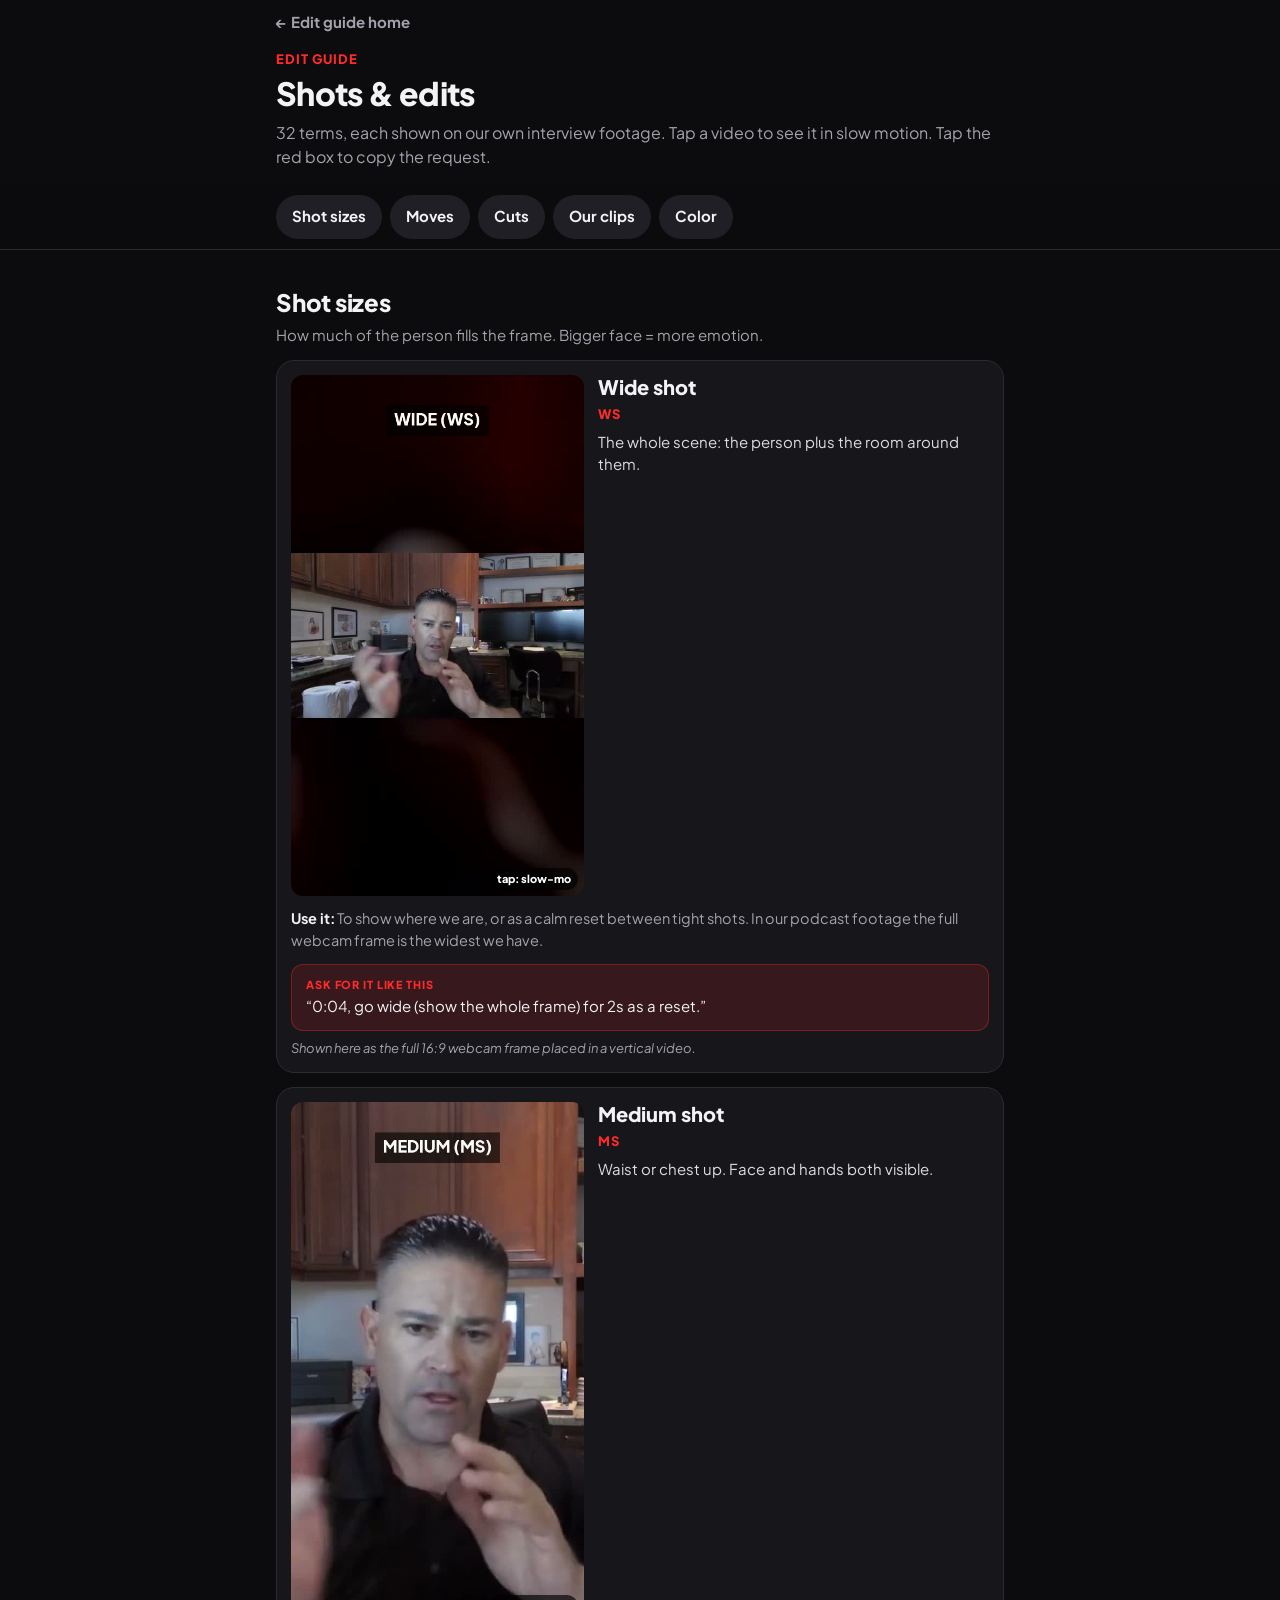
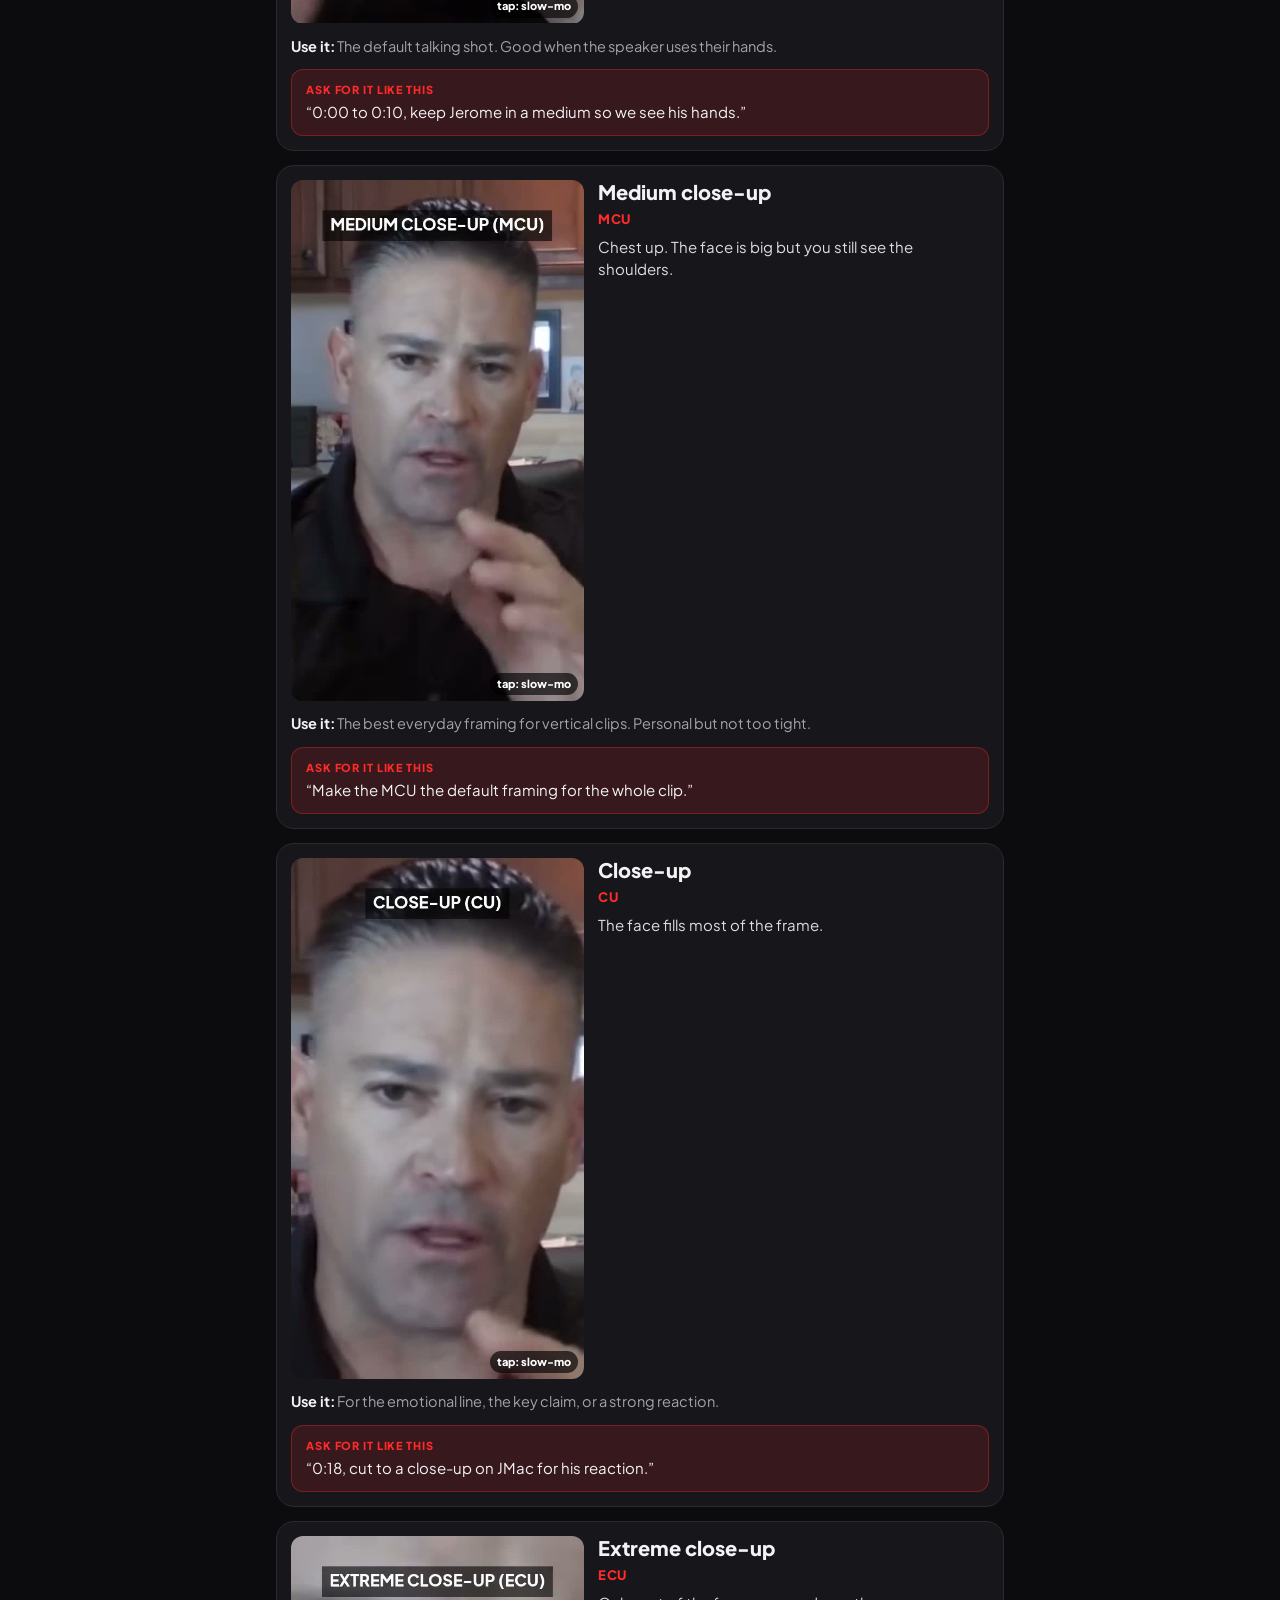
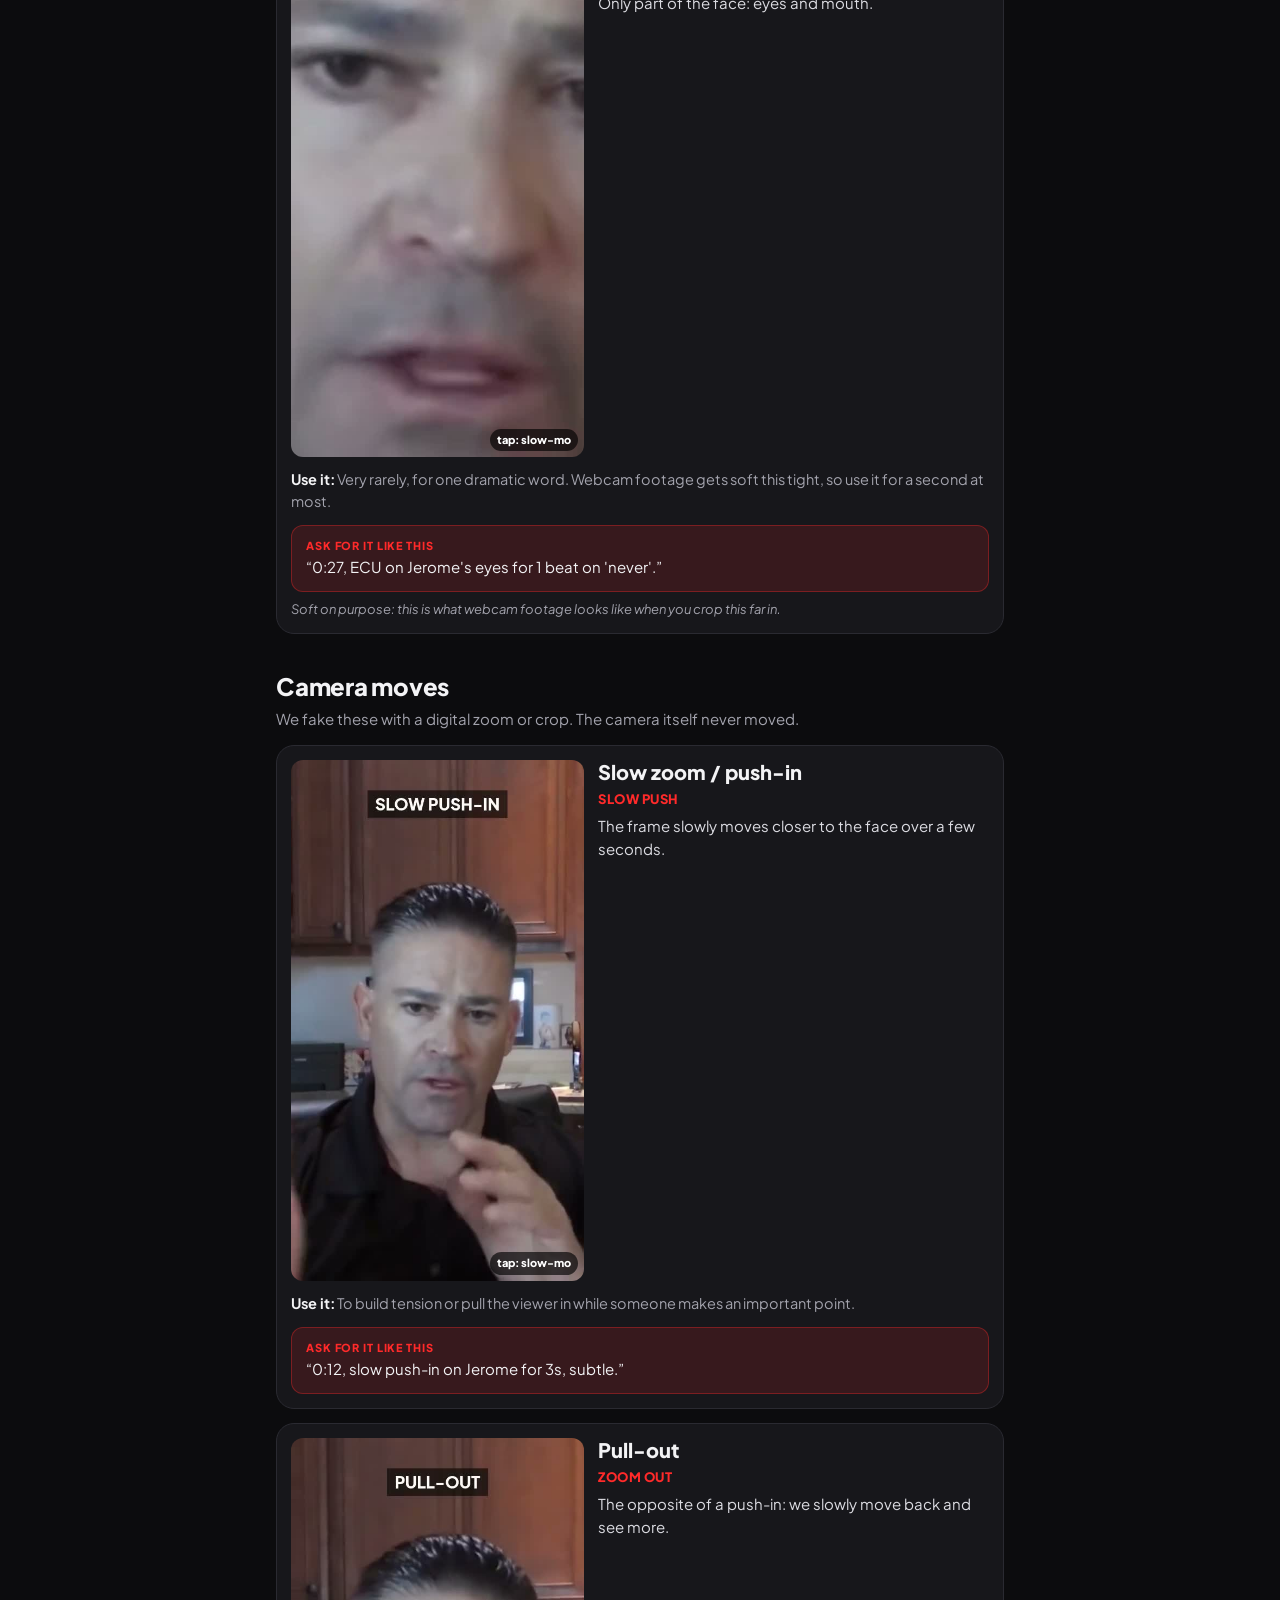
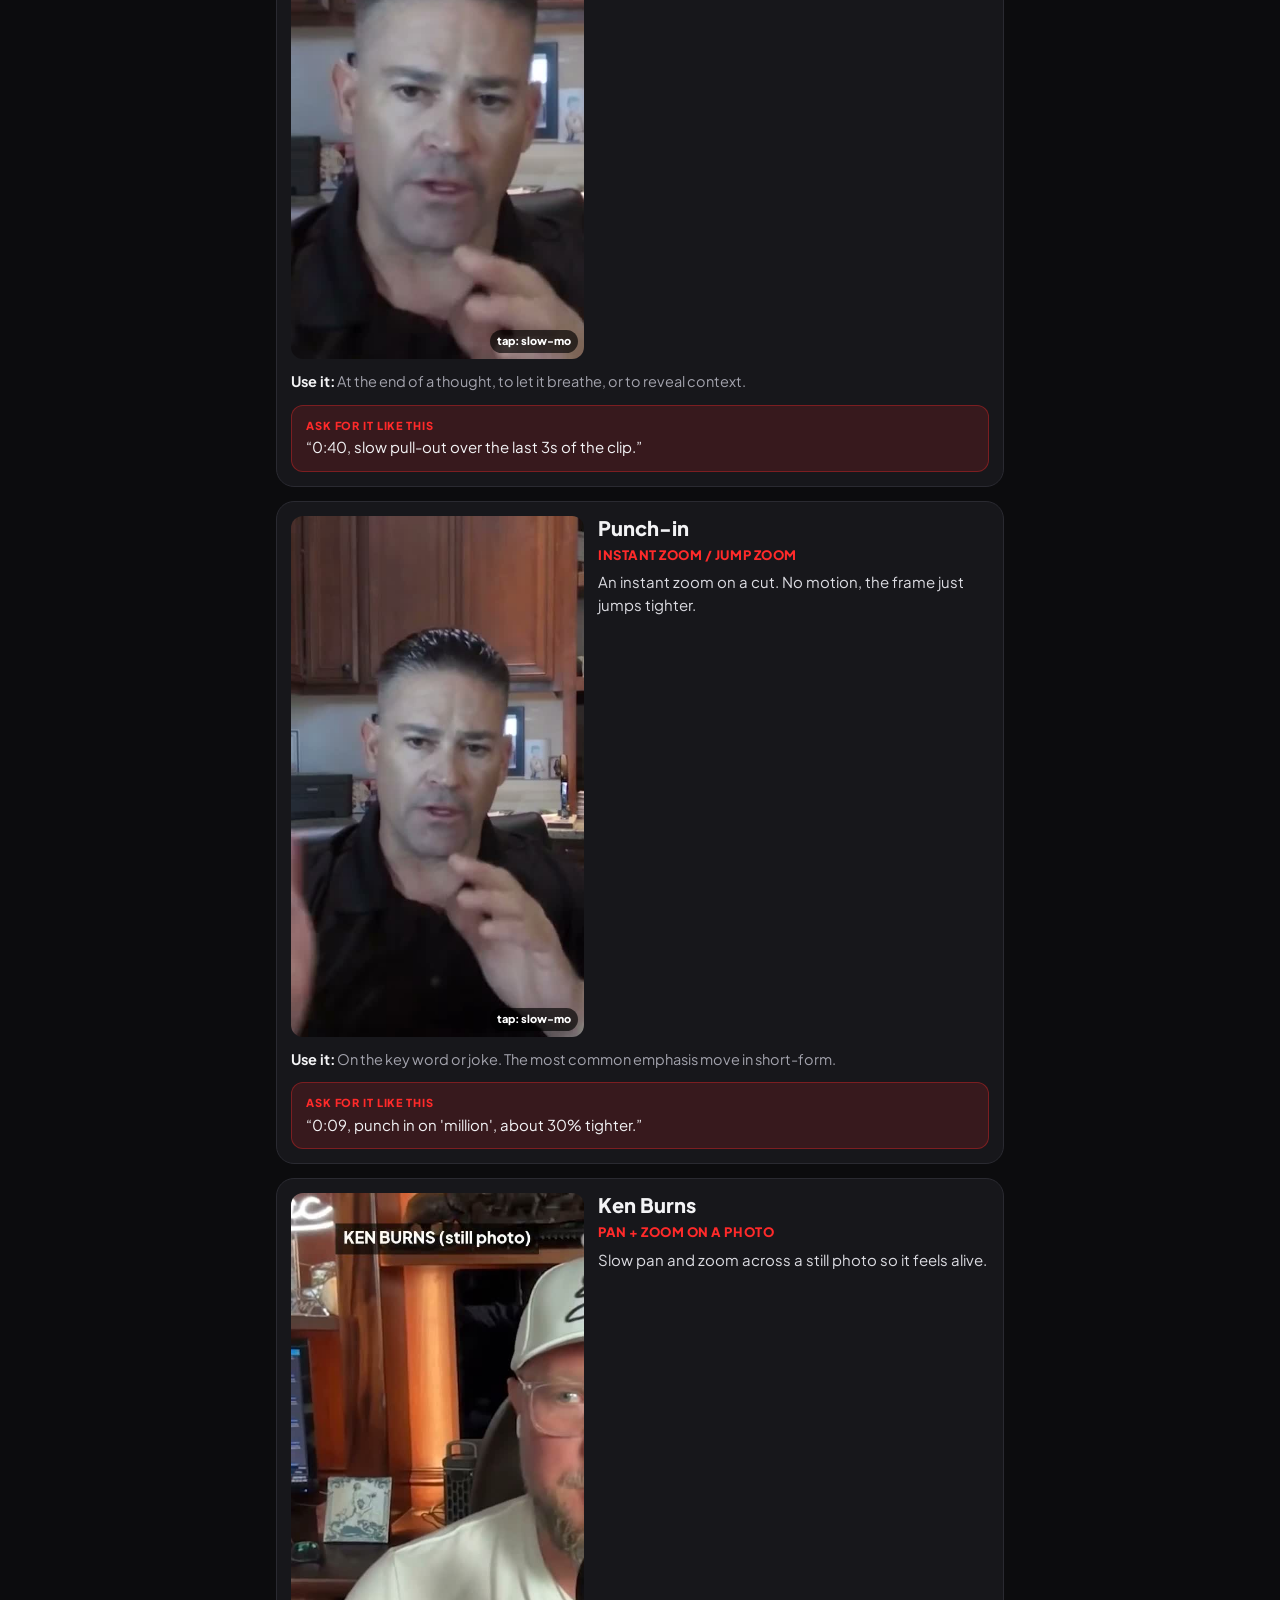
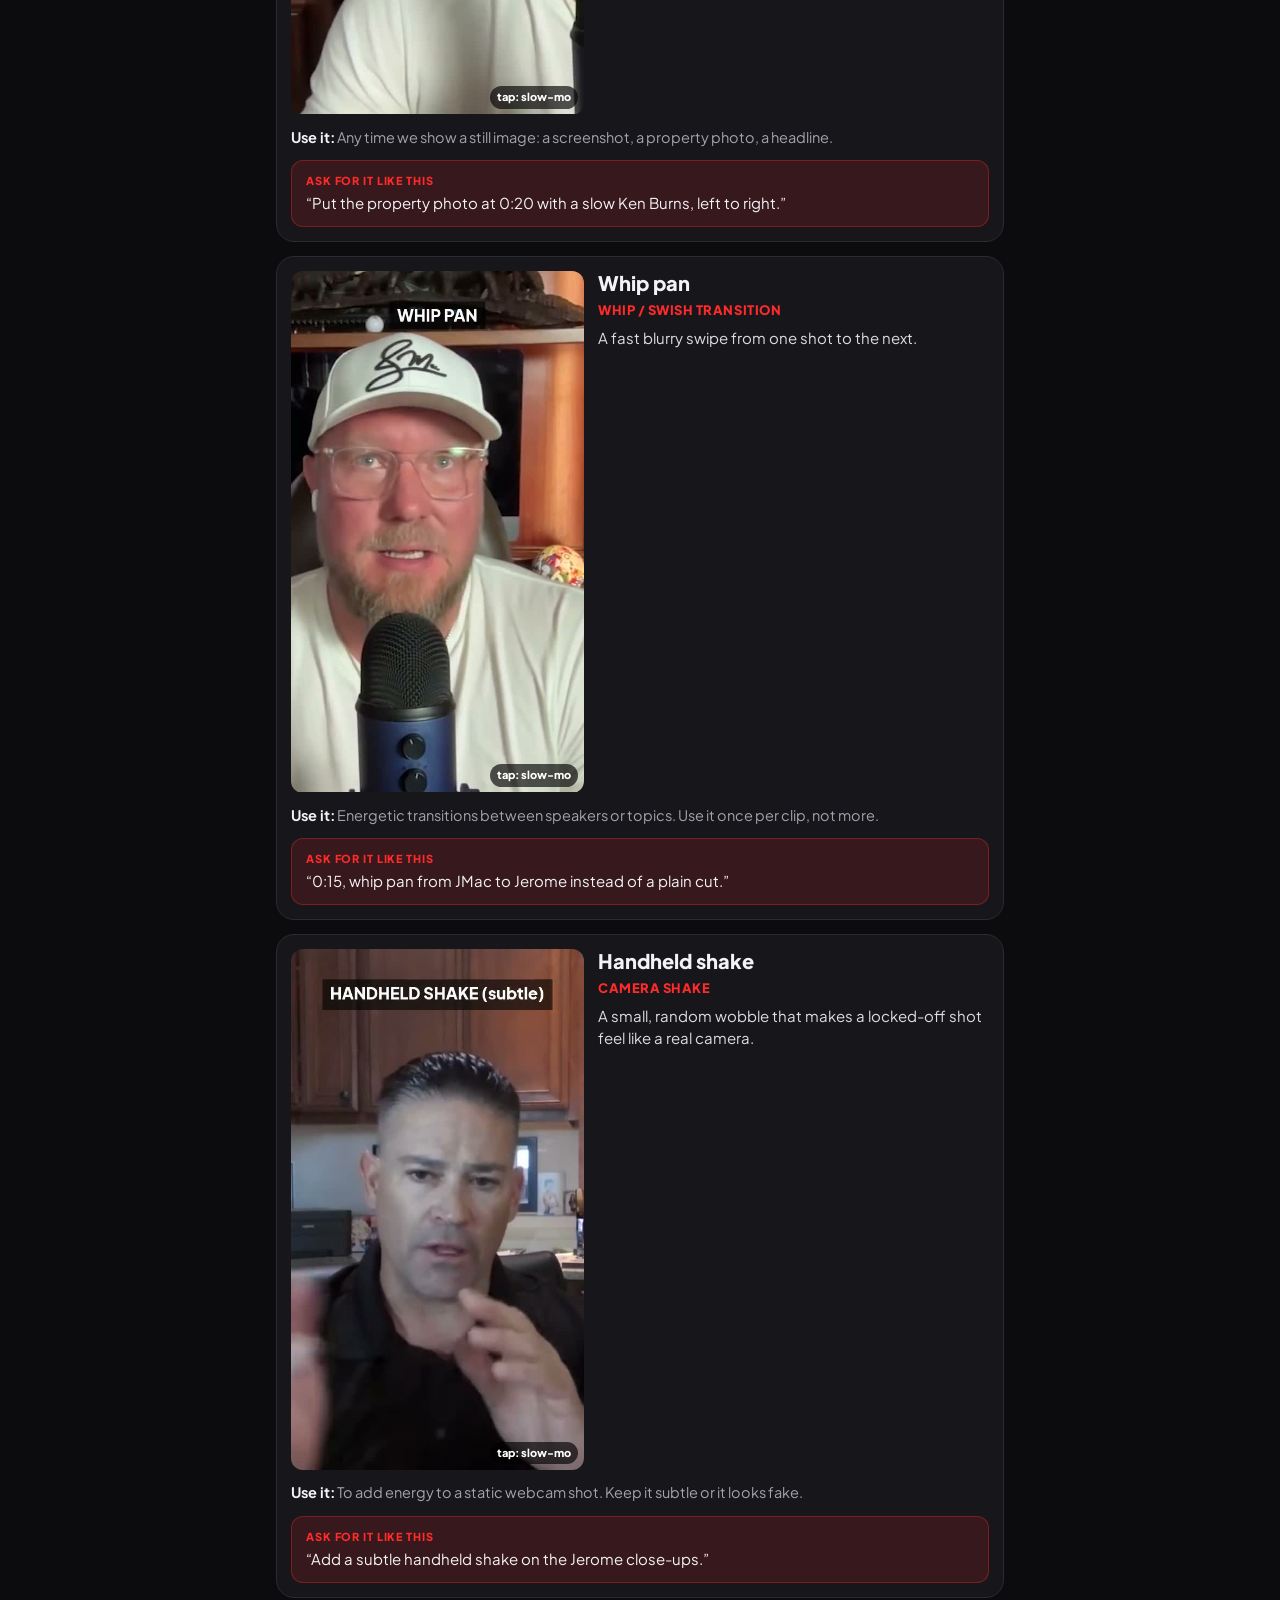
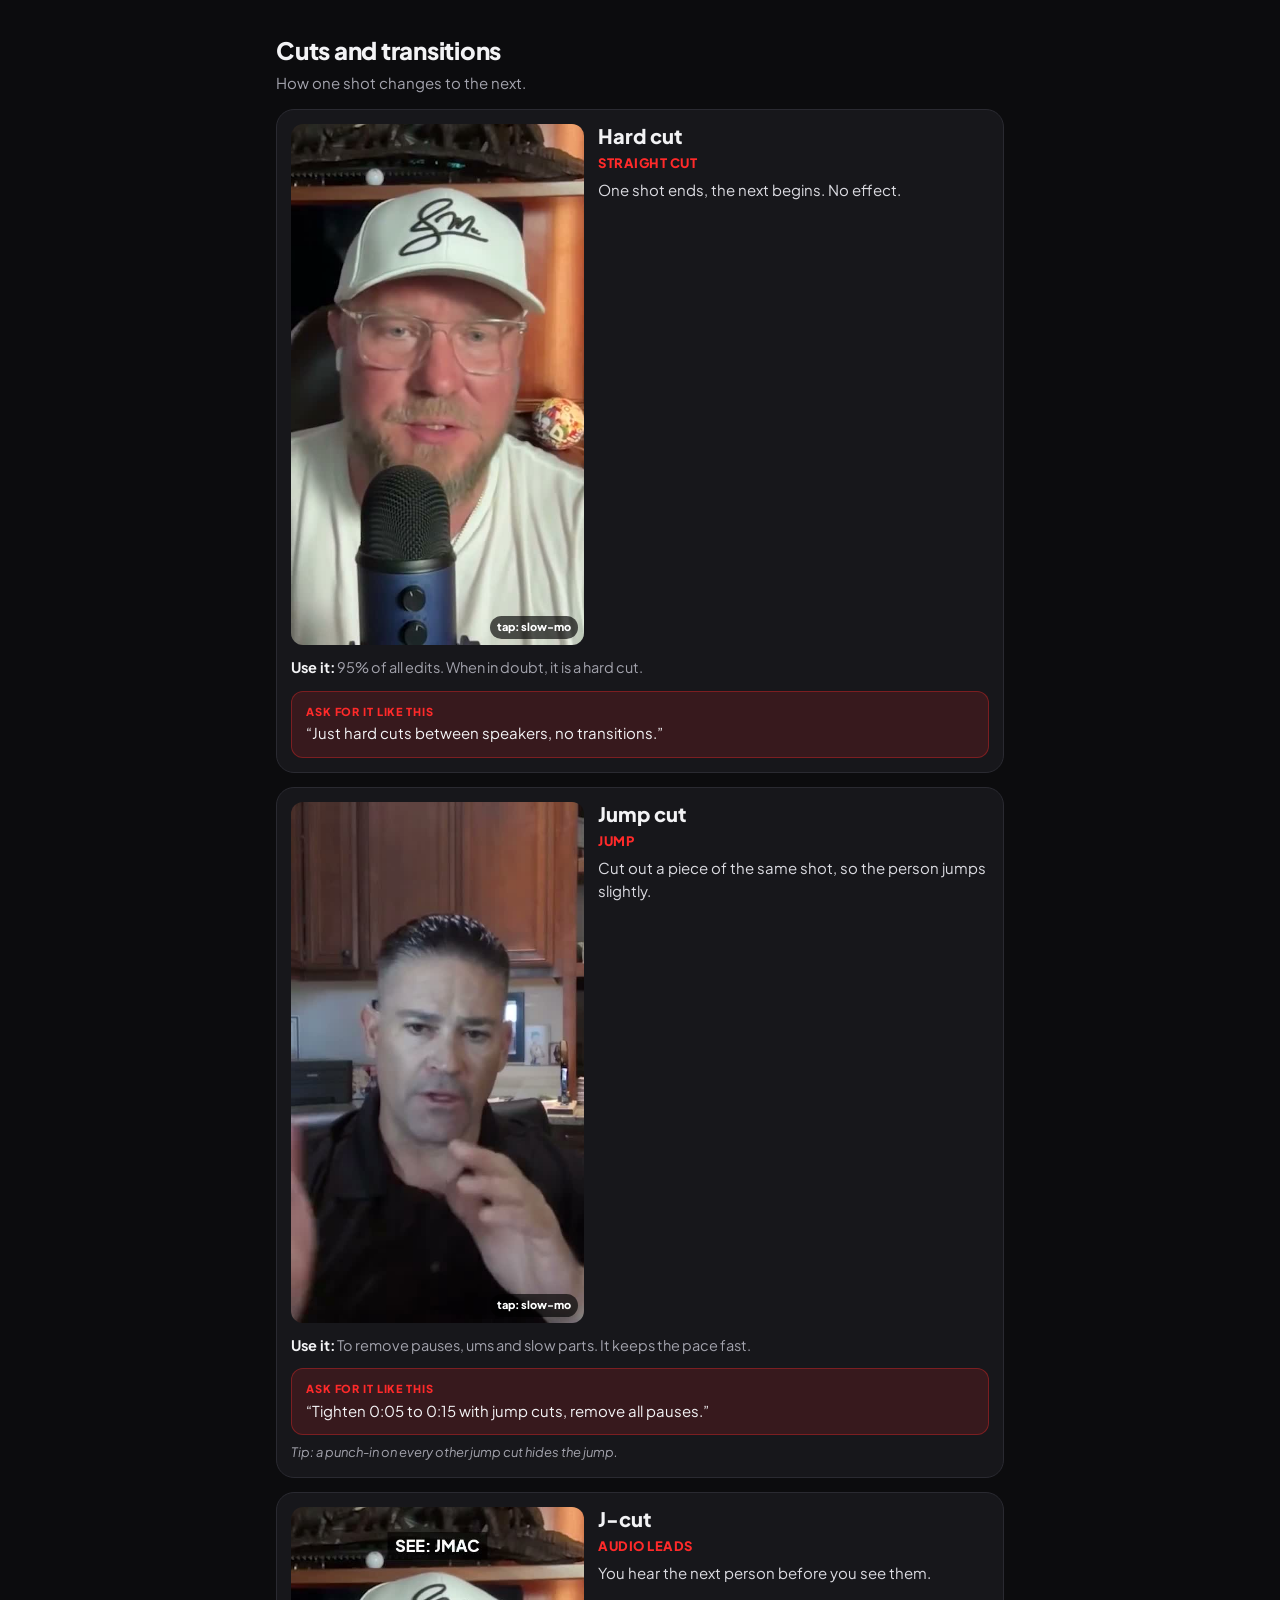
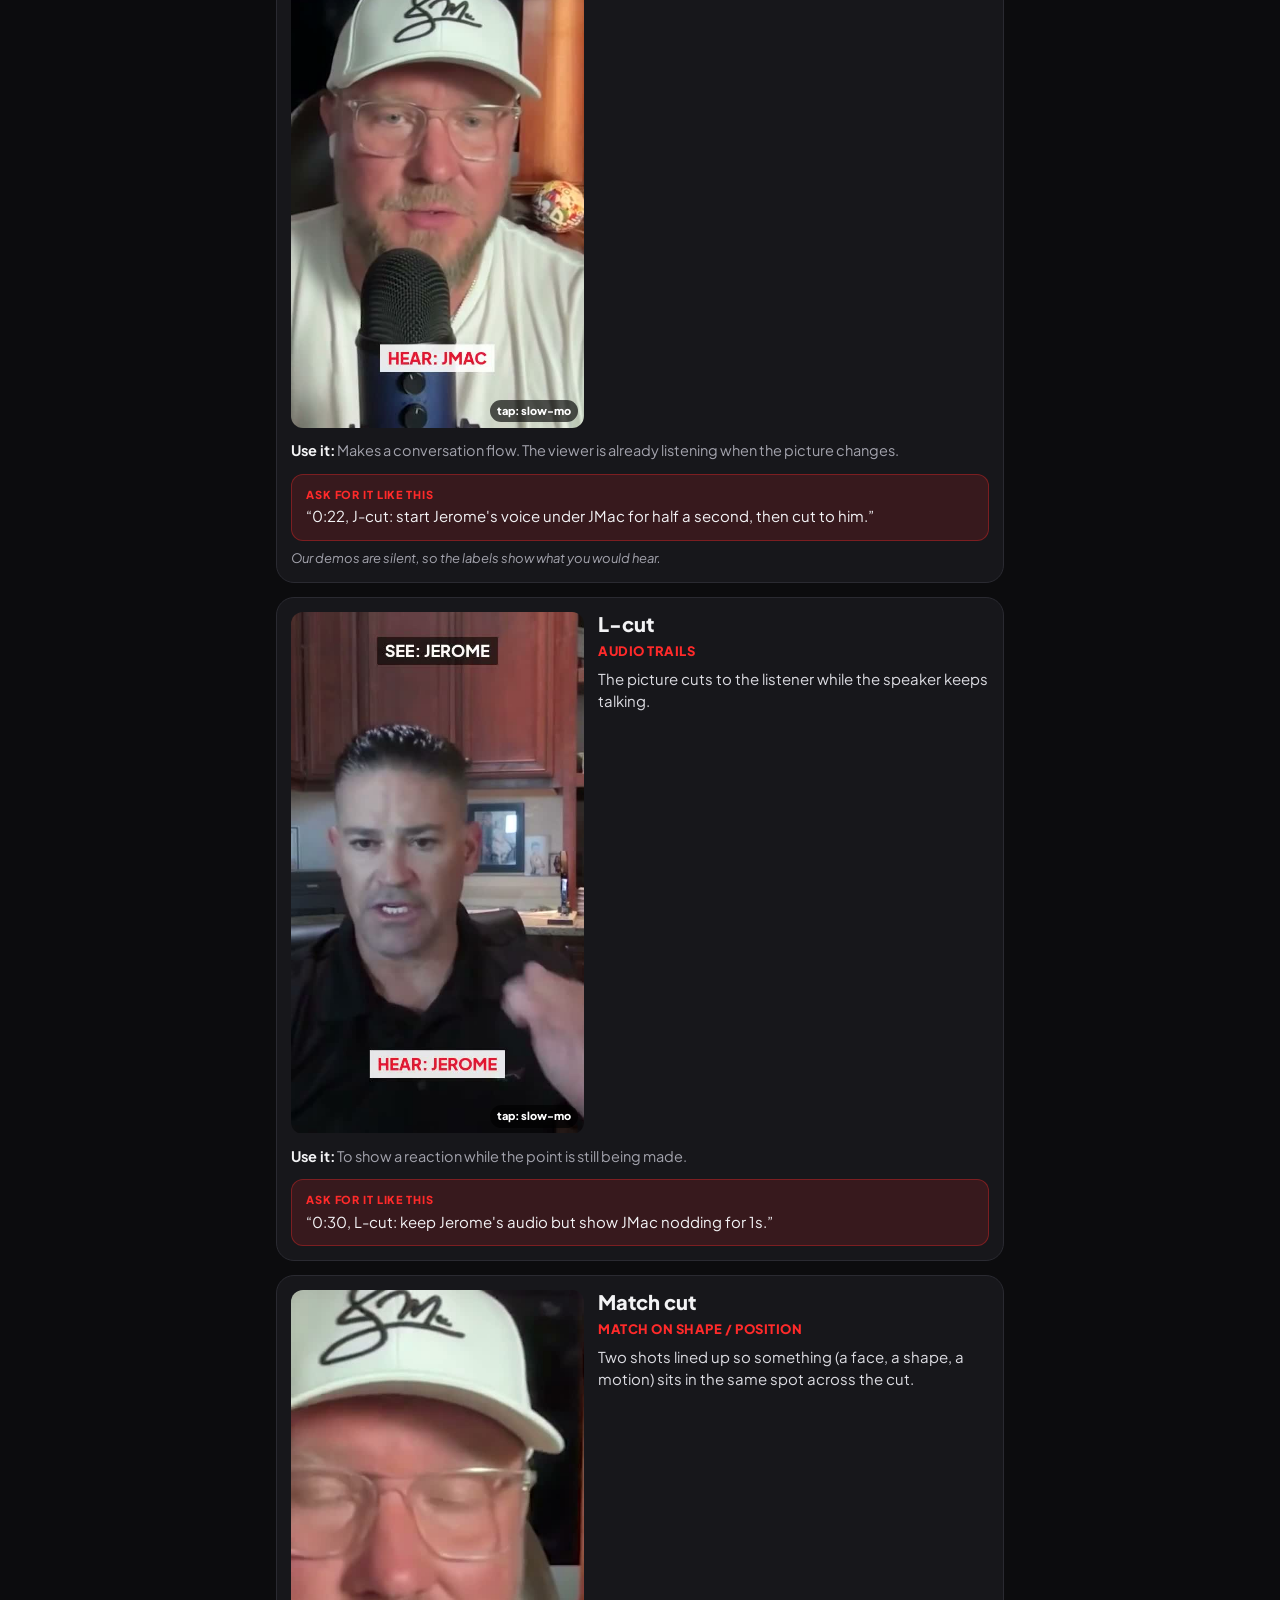
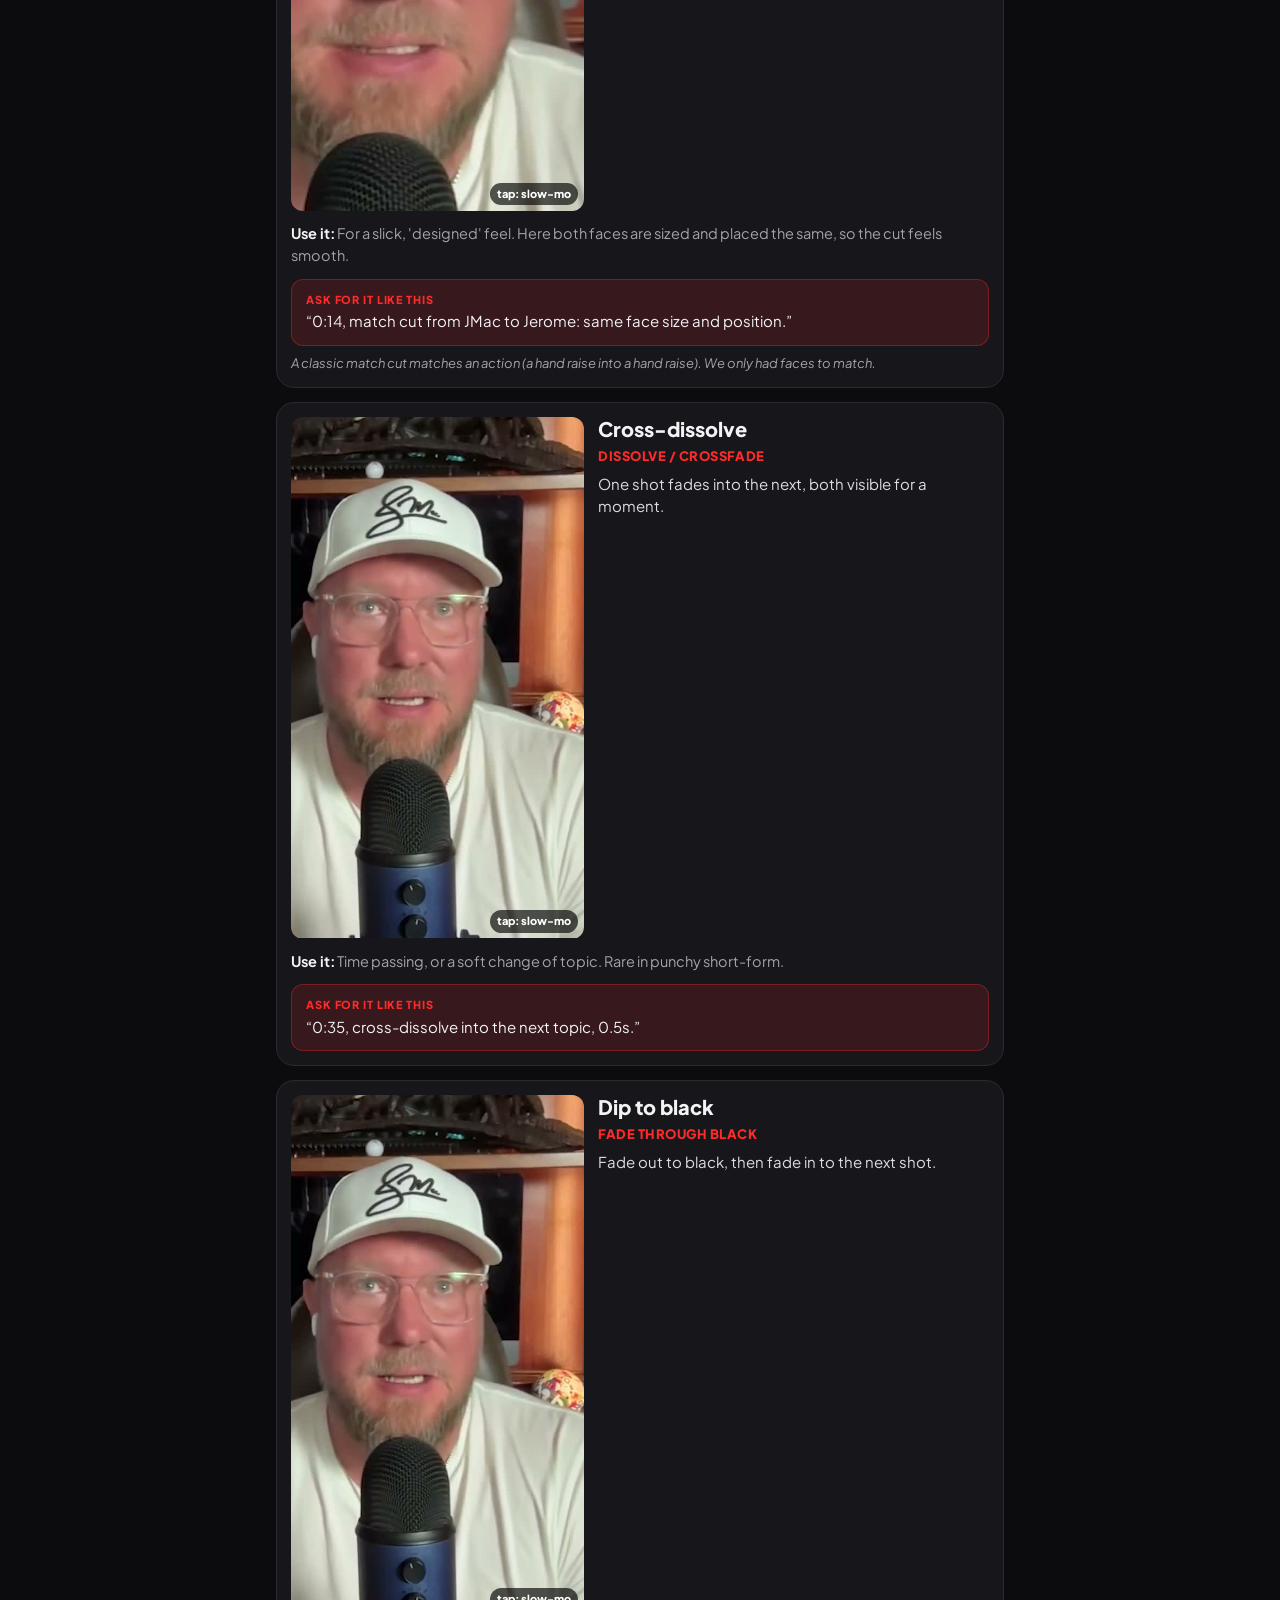
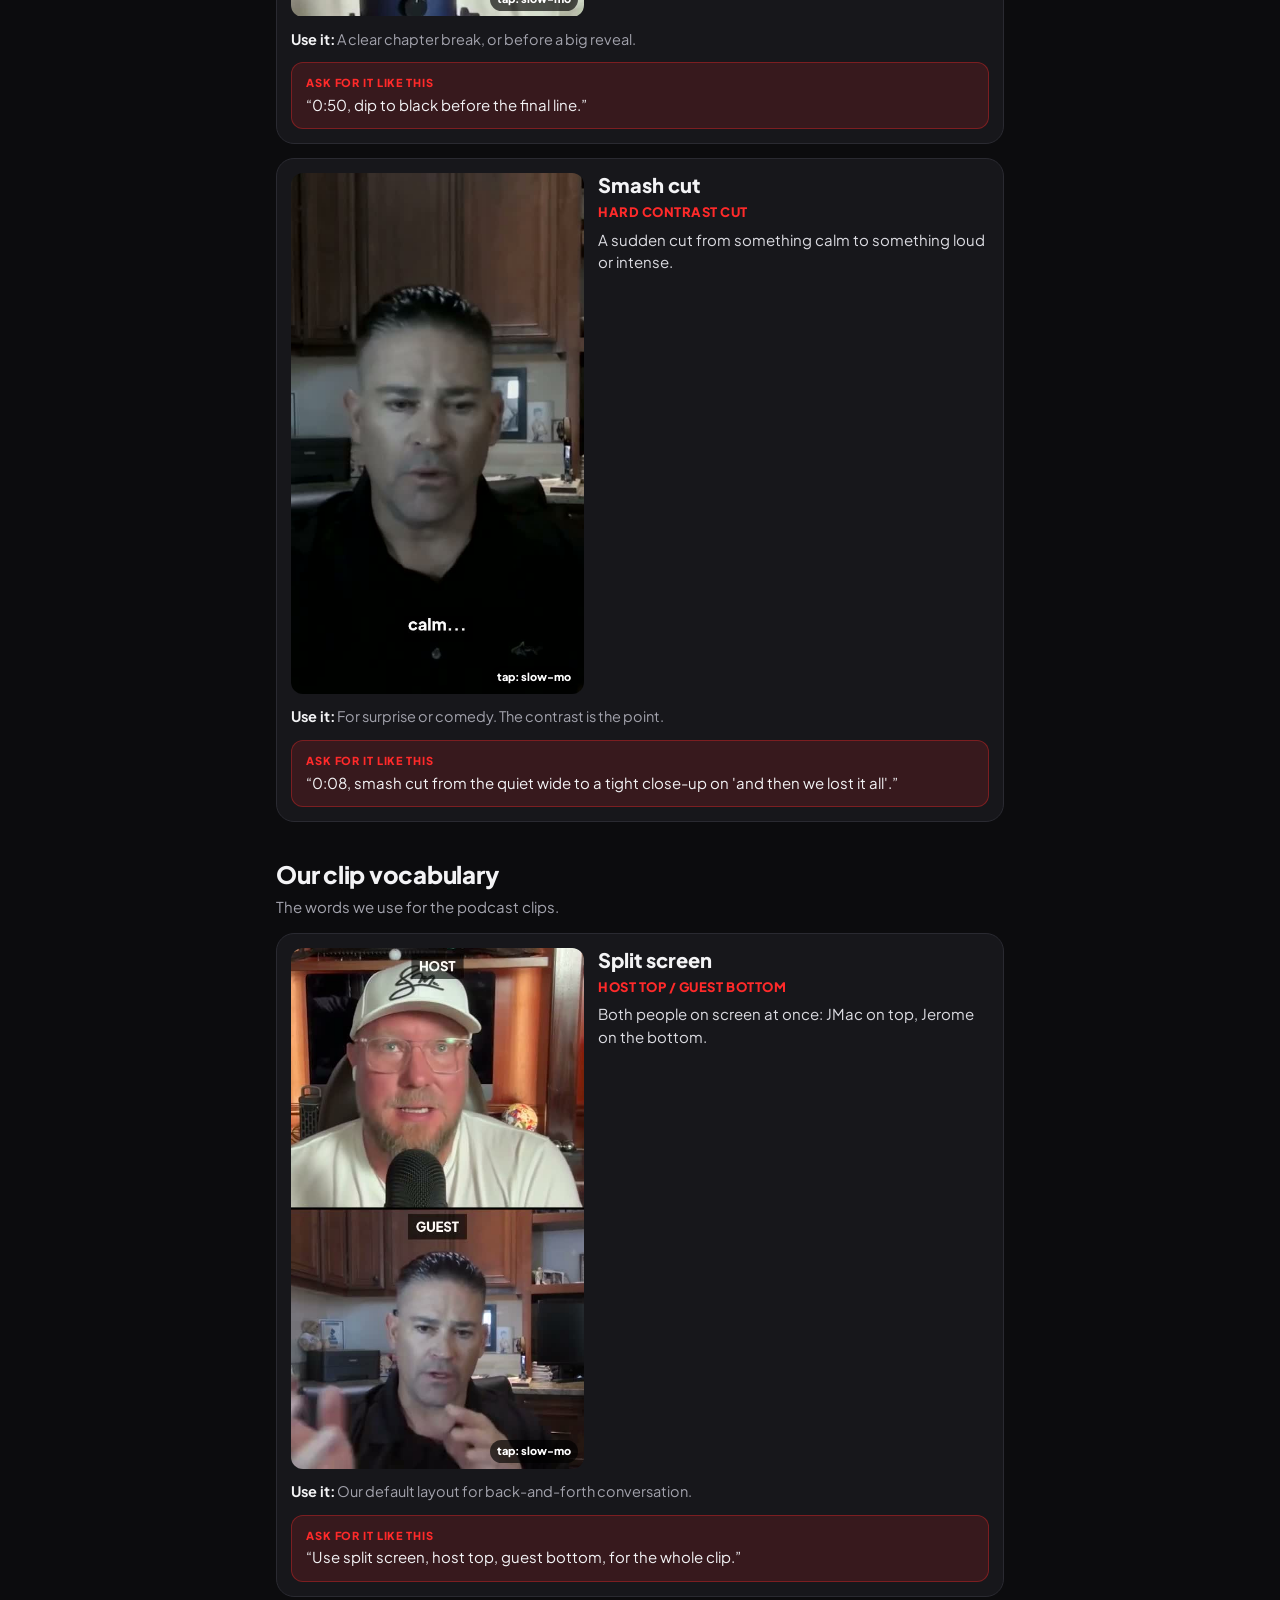
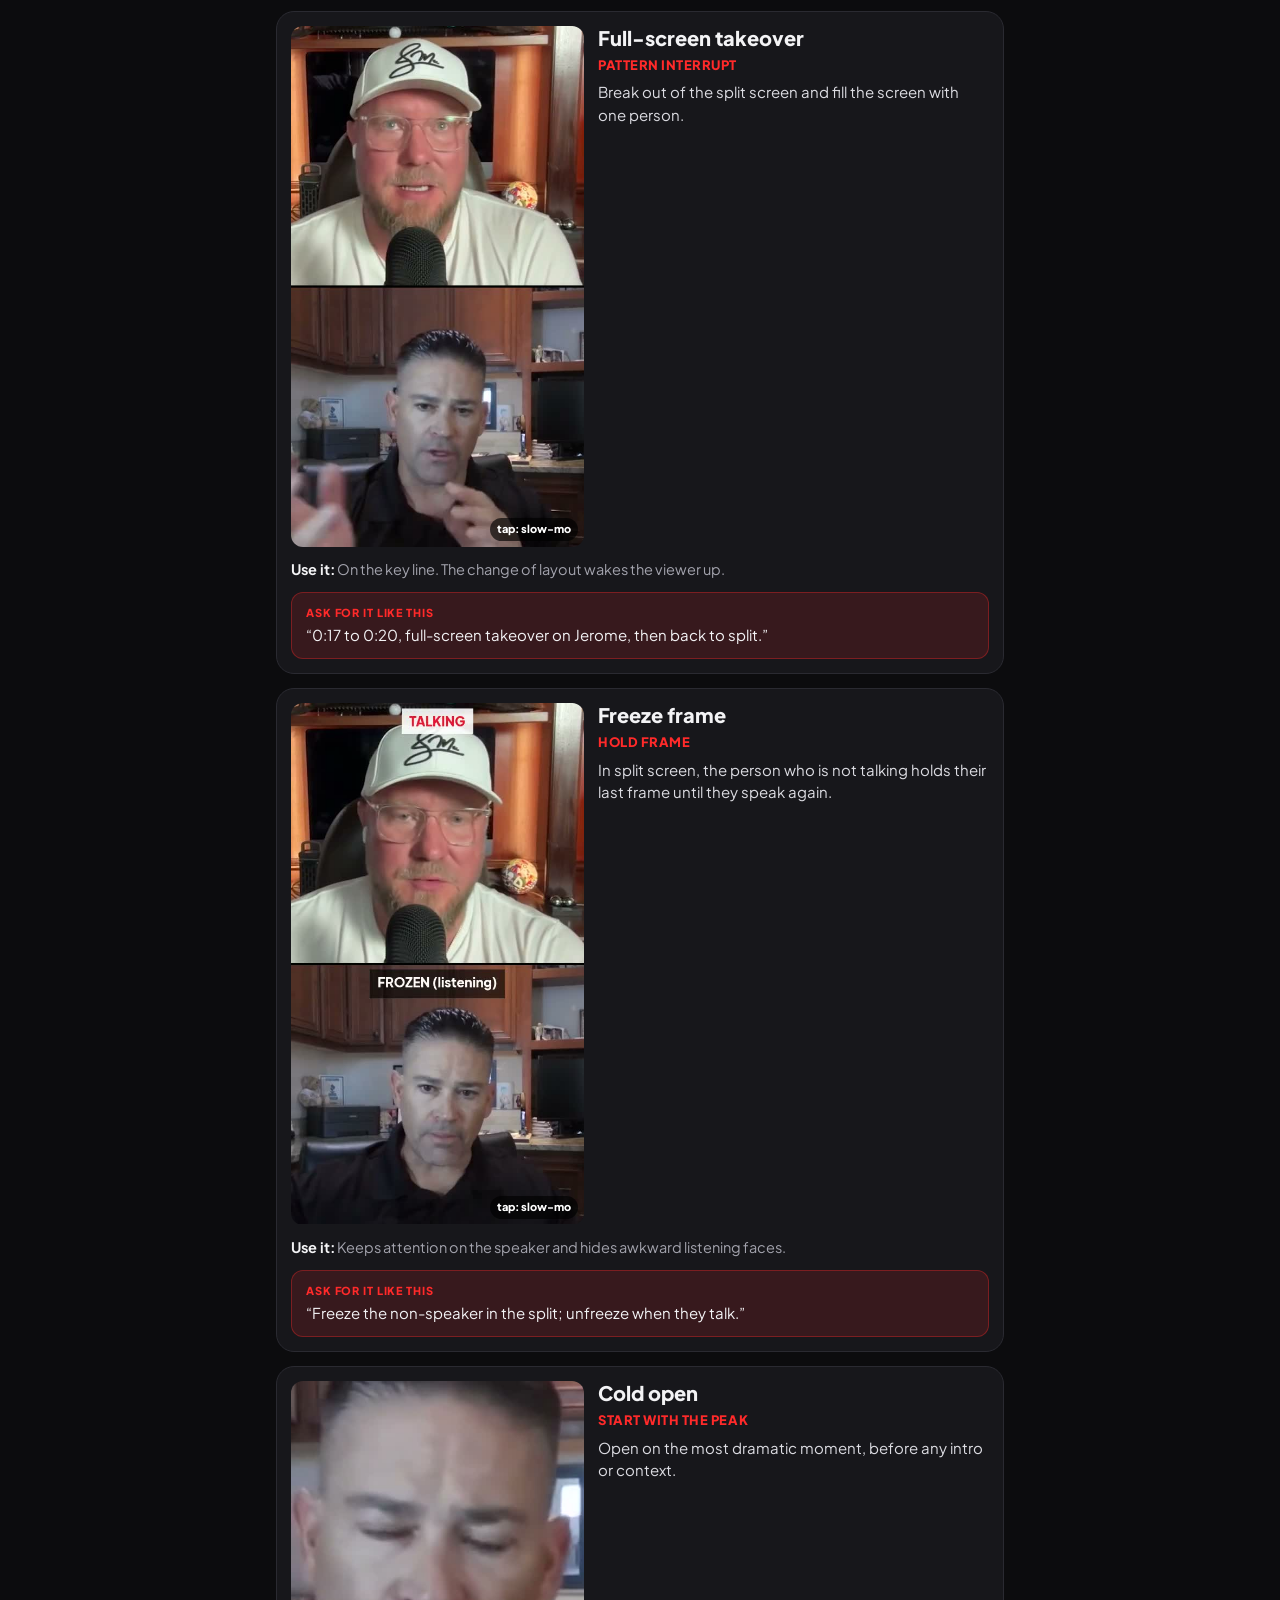
<file: edit-guide/shots-and-edits.html>
<!doctype html>
<html lang="en"><head><meta charset="utf-8">
<meta name="viewport" content="width=device-width,initial-scale=1,viewport-fit=cover">
<meta name="robots" content="noindex,nofollow"><meta name="theme-color" content="#0c0c0e">
<title>Shots &amp; Edits: Edit Guide</title>
<link rel="preconnect" href="https://fonts.googleapis.com"><link rel="preconnect" href="https://fonts.gstatic.com" crossorigin>
<link href="https://fonts.googleapis.com/css2?family=Plus+Jakarta+Sans:wght@400;600;700;800&display=swap" rel="stylesheet">
<link rel="stylesheet" href="style.css">
</head><body>
<div class="wrap"><a class="back" href="./">&larr; Edit guide home</a>
<header class="top" style="padding-top:6px"><div class="eyebrow">Edit guide</div><h1>Shots &amp; edits</h1>
<p class="lead">32 terms, each shown on our own interview footage. Tap a video to see it in slow motion. Tap the red box to copy the request.</p></header></div>
<nav class="chips"><div class="row"><a href="#shots">Shot sizes</a><a href="#moves">Moves</a><a href="#cuts">Cuts</a><a href="#ours">Our clips</a><a href="#color">Color</a></div></nav>
<main class="wrap"><h2 id="shots">Shot sizes</h2><p class="sub">How much of the person fills the frame. Bigger face = more emotion.</p><article class="card" id="ws"><div class="head"><div class="media"><video data-src="videos/ws.mp4" poster="videos/ws.jpg" autoplay muted loop playsinline preload="none"></video><span class="speed">tap: slow-mo</span></div><div><h3>Wide shot</h3><span class="abbr">WS</span><p class="def">The whole scene: the person plus the room around them.</p></div></div><p class="when"><b>Use it:</b> To show where we are, or as a calm reset between tight shots. In our podcast footage the full webcam frame is the widest we have.</p><div class="ask" title="Tap to copy"><span class="k">Ask for it like this</span>&ldquo;0:04, go wide (show the whole frame) for 2s as a reset.&rdquo;</div><div class="note">Shown here as the full 16:9 webcam frame placed in a vertical video.</div></article><article class="card" id="ms"><div class="head"><div class="media"><video data-src="videos/ms.mp4" poster="videos/ms.jpg" autoplay muted loop playsinline preload="none"></video><span class="speed">tap: slow-mo</span></div><div><h3>Medium shot</h3><span class="abbr">MS</span><p class="def">Waist or chest up. Face and hands both visible.</p></div></div><p class="when"><b>Use it:</b> The default talking shot. Good when the speaker uses their hands.</p><div class="ask" title="Tap to copy"><span class="k">Ask for it like this</span>&ldquo;0:00 to 0:10, keep Jerome in a medium so we see his hands.&rdquo;</div></article><article class="card" id="mcu"><div class="head"><div class="media"><video data-src="videos/mcu.mp4" poster="videos/mcu.jpg" autoplay muted loop playsinline preload="none"></video><span class="speed">tap: slow-mo</span></div><div><h3>Medium close-up</h3><span class="abbr">MCU</span><p class="def">Chest up. The face is big but you still see the shoulders.</p></div></div><p class="when"><b>Use it:</b> The best everyday framing for vertical clips. Personal but not too tight.</p><div class="ask" title="Tap to copy"><span class="k">Ask for it like this</span>&ldquo;Make the MCU the default framing for the whole clip.&rdquo;</div></article><article class="card" id="cu"><div class="head"><div class="media"><video data-src="videos/cu.mp4" poster="videos/cu.jpg" autoplay muted loop playsinline preload="none"></video><span class="speed">tap: slow-mo</span></div><div><h3>Close-up</h3><span class="abbr">CU</span><p class="def">The face fills most of the frame.</p></div></div><p class="when"><b>Use it:</b> For the emotional line, the key claim, or a strong reaction.</p><div class="ask" title="Tap to copy"><span class="k">Ask for it like this</span>&ldquo;0:18, cut to a close-up on JMac for his reaction.&rdquo;</div></article><article class="card" id="ecu"><div class="head"><div class="media"><video data-src="videos/ecu.mp4" poster="videos/ecu.jpg" autoplay muted loop playsinline preload="none"></video><span class="speed">tap: slow-mo</span></div><div><h3>Extreme close-up</h3><span class="abbr">ECU</span><p class="def">Only part of the face: eyes and mouth.</p></div></div><p class="when"><b>Use it:</b> Very rarely, for one dramatic word. Webcam footage gets soft this tight, so use it for a second at most.</p><div class="ask" title="Tap to copy"><span class="k">Ask for it like this</span>&ldquo;0:27, ECU on Jerome&#x27;s eyes for 1 beat on &#x27;never&#x27;.&rdquo;</div><div class="note">Soft on purpose: this is what webcam footage looks like when you crop this far in.</div></article><h2 id="moves">Camera moves</h2><p class="sub">We fake these with a digital zoom or crop. The camera itself never moved.</p><article class="card" id="push_in"><div class="head"><div class="media"><video data-src="videos/push_in.mp4" poster="videos/push_in.jpg" autoplay muted loop playsinline preload="none"></video><span class="speed">tap: slow-mo</span></div><div><h3>Slow zoom / push-in</h3><span class="abbr">SLOW PUSH</span><p class="def">The frame slowly moves closer to the face over a few seconds.</p></div></div><p class="when"><b>Use it:</b> To build tension or pull the viewer in while someone makes an important point.</p><div class="ask" title="Tap to copy"><span class="k">Ask for it like this</span>&ldquo;0:12, slow push-in on Jerome for 3s, subtle.&rdquo;</div></article><article class="card" id="pull_out"><div class="head"><div class="media"><video data-src="videos/pull_out.mp4" poster="videos/pull_out.jpg" autoplay muted loop playsinline preload="none"></video><span class="speed">tap: slow-mo</span></div><div><h3>Pull-out</h3><span class="abbr">ZOOM OUT</span><p class="def">The opposite of a push-in: we slowly move back and see more.</p></div></div><p class="when"><b>Use it:</b> At the end of a thought, to let it breathe, or to reveal context.</p><div class="ask" title="Tap to copy"><span class="k">Ask for it like this</span>&ldquo;0:40, slow pull-out over the last 3s of the clip.&rdquo;</div></article><article class="card" id="punch_in"><div class="head"><div class="media"><video data-src="videos/punch_in.mp4" poster="videos/punch_in.jpg" autoplay muted loop playsinline preload="none"></video><span class="speed">tap: slow-mo</span></div><div><h3>Punch-in</h3><span class="abbr">INSTANT ZOOM / JUMP ZOOM</span><p class="def">An instant zoom on a cut. No motion, the frame just jumps tighter.</p></div></div><p class="when"><b>Use it:</b> On the key word or joke. The most common emphasis move in short-form.</p><div class="ask" title="Tap to copy"><span class="k">Ask for it like this</span>&ldquo;0:09, punch in on &#x27;million&#x27;, about 30% tighter.&rdquo;</div></article><article class="card" id="ken_burns"><div class="head"><div class="media"><video data-src="videos/ken_burns.mp4" poster="videos/ken_burns.jpg" autoplay muted loop playsinline preload="none"></video><span class="speed">tap: slow-mo</span></div><div><h3>Ken Burns</h3><span class="abbr">PAN + ZOOM ON A PHOTO</span><p class="def">Slow pan and zoom across a still photo so it feels alive.</p></div></div><p class="when"><b>Use it:</b> Any time we show a still image: a screenshot, a property photo, a headline.</p><div class="ask" title="Tap to copy"><span class="k">Ask for it like this</span>&ldquo;Put the property photo at 0:20 with a slow Ken Burns, left to right.&rdquo;</div></article><article class="card" id="whip_pan"><div class="head"><div class="media"><video data-src="videos/whip_pan.mp4" poster="videos/whip_pan.jpg" autoplay muted loop playsinline preload="none"></video><span class="speed">tap: slow-mo</span></div><div><h3>Whip pan</h3><span class="abbr">WHIP / SWISH TRANSITION</span><p class="def">A fast blurry swipe from one shot to the next.</p></div></div><p class="when"><b>Use it:</b> Energetic transitions between speakers or topics. Use it once per clip, not more.</p><div class="ask" title="Tap to copy"><span class="k">Ask for it like this</span>&ldquo;0:15, whip pan from JMac to Jerome instead of a plain cut.&rdquo;</div></article><article class="card" id="shake"><div class="head"><div class="media"><video data-src="videos/shake.mp4" poster="videos/shake.jpg" autoplay muted loop playsinline preload="none"></video><span class="speed">tap: slow-mo</span></div><div><h3>Handheld shake</h3><span class="abbr">CAMERA SHAKE</span><p class="def">A small, random wobble that makes a locked-off shot feel like a real camera.</p></div></div><p class="when"><b>Use it:</b> To add energy to a static webcam shot. Keep it subtle or it looks fake.</p><div class="ask" title="Tap to copy"><span class="k">Ask for it like this</span>&ldquo;Add a subtle handheld shake on the Jerome close-ups.&rdquo;</div></article><h2 id="cuts">Cuts and transitions</h2><p class="sub">How one shot changes to the next.</p><article class="card" id="hard_cut"><div class="head"><div class="media"><video data-src="videos/hard_cut.mp4" poster="videos/hard_cut.jpg" autoplay muted loop playsinline preload="none"></video><span class="speed">tap: slow-mo</span></div><div><h3>Hard cut</h3><span class="abbr">STRAIGHT CUT</span><p class="def">One shot ends, the next begins. No effect.</p></div></div><p class="when"><b>Use it:</b> 95% of all edits. When in doubt, it is a hard cut.</p><div class="ask" title="Tap to copy"><span class="k">Ask for it like this</span>&ldquo;Just hard cuts between speakers, no transitions.&rdquo;</div></article><article class="card" id="jump_cut"><div class="head"><div class="media"><video data-src="videos/jump_cut.mp4" poster="videos/jump_cut.jpg" autoplay muted loop playsinline preload="none"></video><span class="speed">tap: slow-mo</span></div><div><h3>Jump cut</h3><span class="abbr">JUMP</span><p class="def">Cut out a piece of the same shot, so the person jumps slightly.</p></div></div><p class="when"><b>Use it:</b> To remove pauses, ums and slow parts. It keeps the pace fast.</p><div class="ask" title="Tap to copy"><span class="k">Ask for it like this</span>&ldquo;Tighten 0:05 to 0:15 with jump cuts, remove all pauses.&rdquo;</div><div class="note">Tip: a punch-in on every other jump cut hides the jump.</div></article><article class="card" id="j_cut"><div class="head"><div class="media"><video data-src="videos/j_cut.mp4" poster="videos/j_cut.jpg" autoplay muted loop playsinline preload="none"></video><span class="speed">tap: slow-mo</span></div><div><h3>J-cut</h3><span class="abbr">AUDIO LEADS</span><p class="def">You hear the next person before you see them.</p></div></div><p class="when"><b>Use it:</b> Makes a conversation flow. The viewer is already listening when the picture changes.</p><div class="ask" title="Tap to copy"><span class="k">Ask for it like this</span>&ldquo;0:22, J-cut: start Jerome&#x27;s voice under JMac for half a second, then cut to him.&rdquo;</div><div class="note">Our demos are silent, so the labels show what you would hear.</div></article><article class="card" id="l_cut"><div class="head"><div class="media"><video data-src="videos/l_cut.mp4" poster="videos/l_cut.jpg" autoplay muted loop playsinline preload="none"></video><span class="speed">tap: slow-mo</span></div><div><h3>L-cut</h3><span class="abbr">AUDIO TRAILS</span><p class="def">The picture cuts to the listener while the speaker keeps talking.</p></div></div><p class="when"><b>Use it:</b> To show a reaction while the point is still being made.</p><div class="ask" title="Tap to copy"><span class="k">Ask for it like this</span>&ldquo;0:30, L-cut: keep Jerome&#x27;s audio but show JMac nodding for 1s.&rdquo;</div></article><article class="card" id="match_cut"><div class="head"><div class="media"><video data-src="videos/match_cut.mp4" poster="videos/match_cut.jpg" autoplay muted loop playsinline preload="none"></video><span class="speed">tap: slow-mo</span></div><div><h3>Match cut</h3><span class="abbr">MATCH ON SHAPE / POSITION</span><p class="def">Two shots lined up so something (a face, a shape, a motion) sits in the same spot across the cut.</p></div></div><p class="when"><b>Use it:</b> For a slick, &#x27;designed&#x27; feel. Here both faces are sized and placed the same, so the cut feels smooth.</p><div class="ask" title="Tap to copy"><span class="k">Ask for it like this</span>&ldquo;0:14, match cut from JMac to Jerome: same face size and position.&rdquo;</div><div class="note">A classic match cut matches an action (a hand raise into a hand raise). We only had faces to match.</div></article><article class="card" id="dissolve"><div class="head"><div class="media"><video data-src="videos/dissolve.mp4" poster="videos/dissolve.jpg" autoplay muted loop playsinline preload="none"></video><span class="speed">tap: slow-mo</span></div><div><h3>Cross-dissolve</h3><span class="abbr">DISSOLVE / CROSSFADE</span><p class="def">One shot fades into the next, both visible for a moment.</p></div></div><p class="when"><b>Use it:</b> Time passing, or a soft change of topic. Rare in punchy short-form.</p><div class="ask" title="Tap to copy"><span class="k">Ask for it like this</span>&ldquo;0:35, cross-dissolve into the next topic, 0.5s.&rdquo;</div></article><article class="card" id="dip_black"><div class="head"><div class="media"><video data-src="videos/dip_black.mp4" poster="videos/dip_black.jpg" autoplay muted loop playsinline preload="none"></video><span class="speed">tap: slow-mo</span></div><div><h3>Dip to black</h3><span class="abbr">FADE THROUGH BLACK</span><p class="def">Fade out to black, then fade in to the next shot.</p></div></div><p class="when"><b>Use it:</b> A clear chapter break, or before a big reveal.</p><div class="ask" title="Tap to copy"><span class="k">Ask for it like this</span>&ldquo;0:50, dip to black before the final line.&rdquo;</div></article><article class="card" id="smash_cut"><div class="head"><div class="media"><video data-src="videos/smash_cut.mp4" poster="videos/smash_cut.jpg" autoplay muted loop playsinline preload="none"></video><span class="speed">tap: slow-mo</span></div><div><h3>Smash cut</h3><span class="abbr">HARD CONTRAST CUT</span><p class="def">A sudden cut from something calm to something loud or intense.</p></div></div><p class="when"><b>Use it:</b> For surprise or comedy. The contrast is the point.</p><div class="ask" title="Tap to copy"><span class="k">Ask for it like this</span>&ldquo;0:08, smash cut from the quiet wide to a tight close-up on &#x27;and then we lost it all&#x27;.&rdquo;</div></article><h2 id="ours">Our clip vocabulary</h2><p class="sub">The words we use for the podcast clips.</p><article class="card" id="split_screen"><div class="head"><div class="media"><video data-src="videos/split_screen.mp4" poster="videos/split_screen.jpg" autoplay muted loop playsinline preload="none"></video><span class="speed">tap: slow-mo</span></div><div><h3>Split screen</h3><span class="abbr">HOST TOP / GUEST BOTTOM</span><p class="def">Both people on screen at once: JMac on top, Jerome on the bottom.</p></div></div><p class="when"><b>Use it:</b> Our default layout for back-and-forth conversation.</p><div class="ask" title="Tap to copy"><span class="k">Ask for it like this</span>&ldquo;Use split screen, host top, guest bottom, for the whole clip.&rdquo;</div></article><article class="card" id="takeover"><div class="head"><div class="media"><video data-src="videos/takeover.mp4" poster="videos/takeover.jpg" autoplay muted loop playsinline preload="none"></video><span class="speed">tap: slow-mo</span></div><div><h3>Full-screen takeover</h3><span class="abbr">PATTERN INTERRUPT</span><p class="def">Break out of the split screen and fill the screen with one person.</p></div></div><p class="when"><b>Use it:</b> On the key line. The change of layout wakes the viewer up.</p><div class="ask" title="Tap to copy"><span class="k">Ask for it like this</span>&ldquo;0:17 to 0:20, full-screen takeover on Jerome, then back to split.&rdquo;</div></article><article class="card" id="freeze_frame"><div class="head"><div class="media"><video data-src="videos/freeze_frame.mp4" poster="videos/freeze_frame.jpg" autoplay muted loop playsinline preload="none"></video><span class="speed">tap: slow-mo</span></div><div><h3>Freeze frame</h3><span class="abbr">HOLD FRAME</span><p class="def">In split screen, the person who is not talking holds their last frame until they speak again.</p></div></div><p class="when"><b>Use it:</b> Keeps attention on the speaker and hides awkward listening faces.</p><div class="ask" title="Tap to copy"><span class="k">Ask for it like this</span>&ldquo;Freeze the non-speaker in the split; unfreeze when they talk.&rdquo;</div></article><article class="card" id="cold_open"><div class="head"><div class="media"><video data-src="videos/cold_open.mp4" poster="videos/cold_open.jpg" autoplay muted loop playsinline preload="none"></video><span class="speed">tap: slow-mo</span></div><div><h3>Cold open</h3><span class="abbr">START WITH THE PEAK</span><p class="def">Open on the most dramatic moment, before any intro or context.</p></div></div><p class="when"><b>Use it:</b> Almost always. The first second decides if they keep watching.</p><div class="ask" title="Tap to copy"><span class="k">Ask for it like this</span>&ldquo;Cold open with the &#x27;we lost $2 million&#x27; line from 1:40, then start the story.&rdquo;</div></article><article class="card" id="hook"><div class="head"><div class="media" style="aspect-ratio:auto;background:none"><div class="timeline" style="flex-direction:column;margin:0"><div class="h">HOOK<br>0-3s</div><div class="b" style="padding:34px 6px">STORY<br>(the middle)</div><div class="p">PAYOFF</div><div class="k">KICKER</div></div></div><div><h3>Hook / payoff / kicker</h3><span class="abbr">CLIP STRUCTURE</span><p class="def">Hook: the first 1 to 3 seconds that stop the scroll. Payoff: the moment the hook promised. Kicker: a last line or twist that makes people rewatch or comment.</p></div></div><p class="when"><b>Use it:</b> Every clip. If a clip has no clear payoff, it is not ready.</p><div class="ask" title="Tap to copy"><span class="k">Ask for it like this</span>&ldquo;Hook is 0:00 to 0:03, payoff at 0:25, end on the kicker &#x27;and that&#x27;s why I never sign first&#x27;.&rdquo;</div></article><article class="card" id="broll"><div class="head"><div class="media"><video data-src="videos/broll.mp4" poster="videos/broll.jpg" autoplay muted loop playsinline preload="none"></video><span class="speed">tap: slow-mo</span></div><div><h3>B-roll</h3><span class="abbr">CUTAWAY</span><p class="def">Footage that is not the person talking: a photo, a screen, an object. The voice continues on top.</p></div></div><p class="when"><b>Use it:</b> To illustrate what they talk about, or to hide a jump cut.</p><div class="ask" title="Tap to copy"><span class="k">Ask for it like this</span>&ldquo;0:11, cut to B-roll of the property photo for 2s while he keeps talking.&rdquo;</div></article><article class="card" id="lower_third"><div class="head"><div class="media"><video data-src="videos/lower_third.mp4" poster="videos/lower_third.jpg" autoplay muted loop playsinline preload="none"></video><span class="speed">tap: slow-mo</span></div><div><h3>Lower third</h3><span class="abbr">NAME TAG / NAME SUPER</span><p class="def">Name and title in the lower part of the screen.</p></div></div><p class="when"><b>Use it:</b> The first time a person appears.</p><div class="ask" title="Tap to copy"><span class="k">Ask for it like this</span>&ldquo;Add a lower third for Jerome at 0:03: &#x27;Jerome, real estate investor&#x27;.&rdquo;</div></article><article class="card" id="speed_ramp"><div class="head"><div class="media"><video data-src="videos/speed_ramp.mp4" poster="videos/speed_ramp.jpg" autoplay muted loop playsinline preload="none"></video><span class="speed">tap: slow-mo</span></div><div><h3>Speed ramp</h3><span class="abbr">SLOW-MO TO FAST</span><p class="def">Speed changes smoothly within one shot: normal, slow, then fast.</p></div></div><p class="when"><b>Use it:</b> To emphasize a gesture or a moment. Works best with movement.</p><div class="ask" title="Tap to copy"><span class="k">Ask for it like this</span>&ldquo;0:06, speed ramp on the hand gesture: slow it down, then snap back.&rdquo;</div></article><article class="card" id="reframe"><div class="head"><div class="media"><video data-src="videos/reframe.mp4" poster="videos/reframe.jpg" autoplay muted loop playsinline preload="none"></video><span class="speed">tap: slow-mo</span></div><div><h3>Reframing</h3><span class="abbr">16:9 TO 9:16</span><p class="def">Choose which vertical slice of the wide video to keep. The red box is what the phone sees.</p></div></div><p class="when"><b>Use it:</b> Every clip we cut from the landscape podcast. The crop should follow the speaker.</p><div class="ask" title="Tap to copy"><span class="k">Ask for it like this</span>&ldquo;Reframe to 9:16 and keep Jerome&#x27;s face centered, don&#x27;t cut off his hands.&rdquo;</div></article><h2 id="color">Color</h2><p class="sub">How the picture looks: brightness, contrast, warmth, mood.</p><article class="card" id="grade"><div class="head"><div class="media"><video data-src="videos/grade.mp4" poster="videos/grade.jpg" autoplay muted loop playsinline preload="none"></video><span class="speed">tap: slow-mo</span></div><div><h3>Color grade</h3><span class="abbr">GRADE</span><p class="def">The overall look we give the footage: contrast, warmth, saturation.</p></div></div><p class="when"><b>Use it:</b> Every clip, so the footage looks polished and on brand.</p><div class="ask" title="Tap to copy"><span class="k">Ask for it like this</span>&ldquo;Grade it a little warmer and punchier, keep skin tones natural.&rdquo;</div></article><article class="card" id="color_match"><div class="head"><div class="media"><video data-src="videos/color_match.mp4" poster="videos/color_match.jpg" autoplay muted loop playsinline preload="none"></video><span class="speed">tap: slow-mo</span></div><div><h3>Color match</h3><span class="abbr">MATCH THE CAMERAS</span><p class="def">Make two different cameras look like they were shot in the same room.</p></div></div><p class="when"><b>Use it:</b> Always with split screen. JMac&#x27;s set is warm orange, Jerome&#x27;s office is cool gray.</p><div class="ask" title="Tap to copy"><span class="k">Ask for it like this</span>&ldquo;Color match JMac and Jerome so they feel like one show.&rdquo;</div></article><article class="card" id="lut"><div class="head"><div class="media"><video data-src="videos/lut.mp4" poster="videos/lut.jpg" autoplay muted loop playsinline preload="none"></video><span class="speed">tap: slow-mo</span></div><div><h3>LUT</h3><span class="abbr">LOOK PRESET</span><p class="def">A preset &#x27;filter&#x27; file that applies a whole look in one step.</p></div></div><p class="when"><b>Use it:</b> To test different moods fast. A LUT is a starting point, not the final grade.</p><div class="ask" title="Tap to copy"><span class="k">Ask for it like this</span>&ldquo;Try a warm film LUT on this one, keep it at 50% strength.&rdquo;</div></article><article class="card" id="blacks"><div class="head"><div class="media"><video data-src="videos/blacks.mp4" poster="videos/blacks.jpg" autoplay muted loop playsinline preload="none"></video><span class="speed">tap: slow-mo</span></div><div><h3>Crushed vs lifted blacks</h3><span class="abbr">BLACK LEVEL</span><p class="def">Crushed: the dark parts go pure black (punchy, contrasty). Lifted: the darks turn gray (soft, faded, &#x27;film&#x27; look).</p></div></div><p class="when"><b>Use it:</b> Crushed for bold and modern. Lifted for nostalgic or soft. Don&#x27;t crush so far that the black shirt loses all detail.</p><div class="ask" title="Tap to copy"><span class="k">Ask for it like this</span>&ldquo;Crush the blacks a little for more punch, but keep detail in his shirt.&rdquo;</div></article></main>
<footer class="wrap">Footage: BWW podcast, JMac &amp; Jerome. <a href="./">Home</a> &middot; <a href="motion-graphics.html">Motion graphics &rarr;</a></footer>
<script>
// Lazy-load + play videos only while visible (keeps the iPhone cool and fast)
const io = new IntersectionObserver(es => es.forEach(en => {
  const v = en.target;
  if (en.isIntersecting) { if (!v.src) v.src = v.dataset.src; v.play().catch(()=>{}); }
  else v.pause();
}), {rootMargin: "200px 0px"});
document.querySelectorAll("video[data-src]").forEach(v => {
  io.observe(v);
  v.addEventListener("click", () => {
    const slow = v.playbackRate === 1;
    v.playbackRate = slow ? 0.35 : 1;
    v.nextElementSibling.textContent = slow ? "slow-mo: tap for normal" : "tap: slow-mo";
    v.play();
  });
});
document.querySelectorAll(".ask").forEach(a => a.addEventListener("click", () => {
  const t = a.textContent.replace("Ask for it like this", "").replace(/[\u201c\u201d]/g, "").trim();
  (navigator.clipboard ? navigator.clipboard.writeText(t) : Promise.reject()).then(() => {
    a.classList.add("copied"); setTimeout(() => a.classList.remove("copied"), 1200);
  }).catch(()=>{});
}));
</script>
</body></html>
</file>
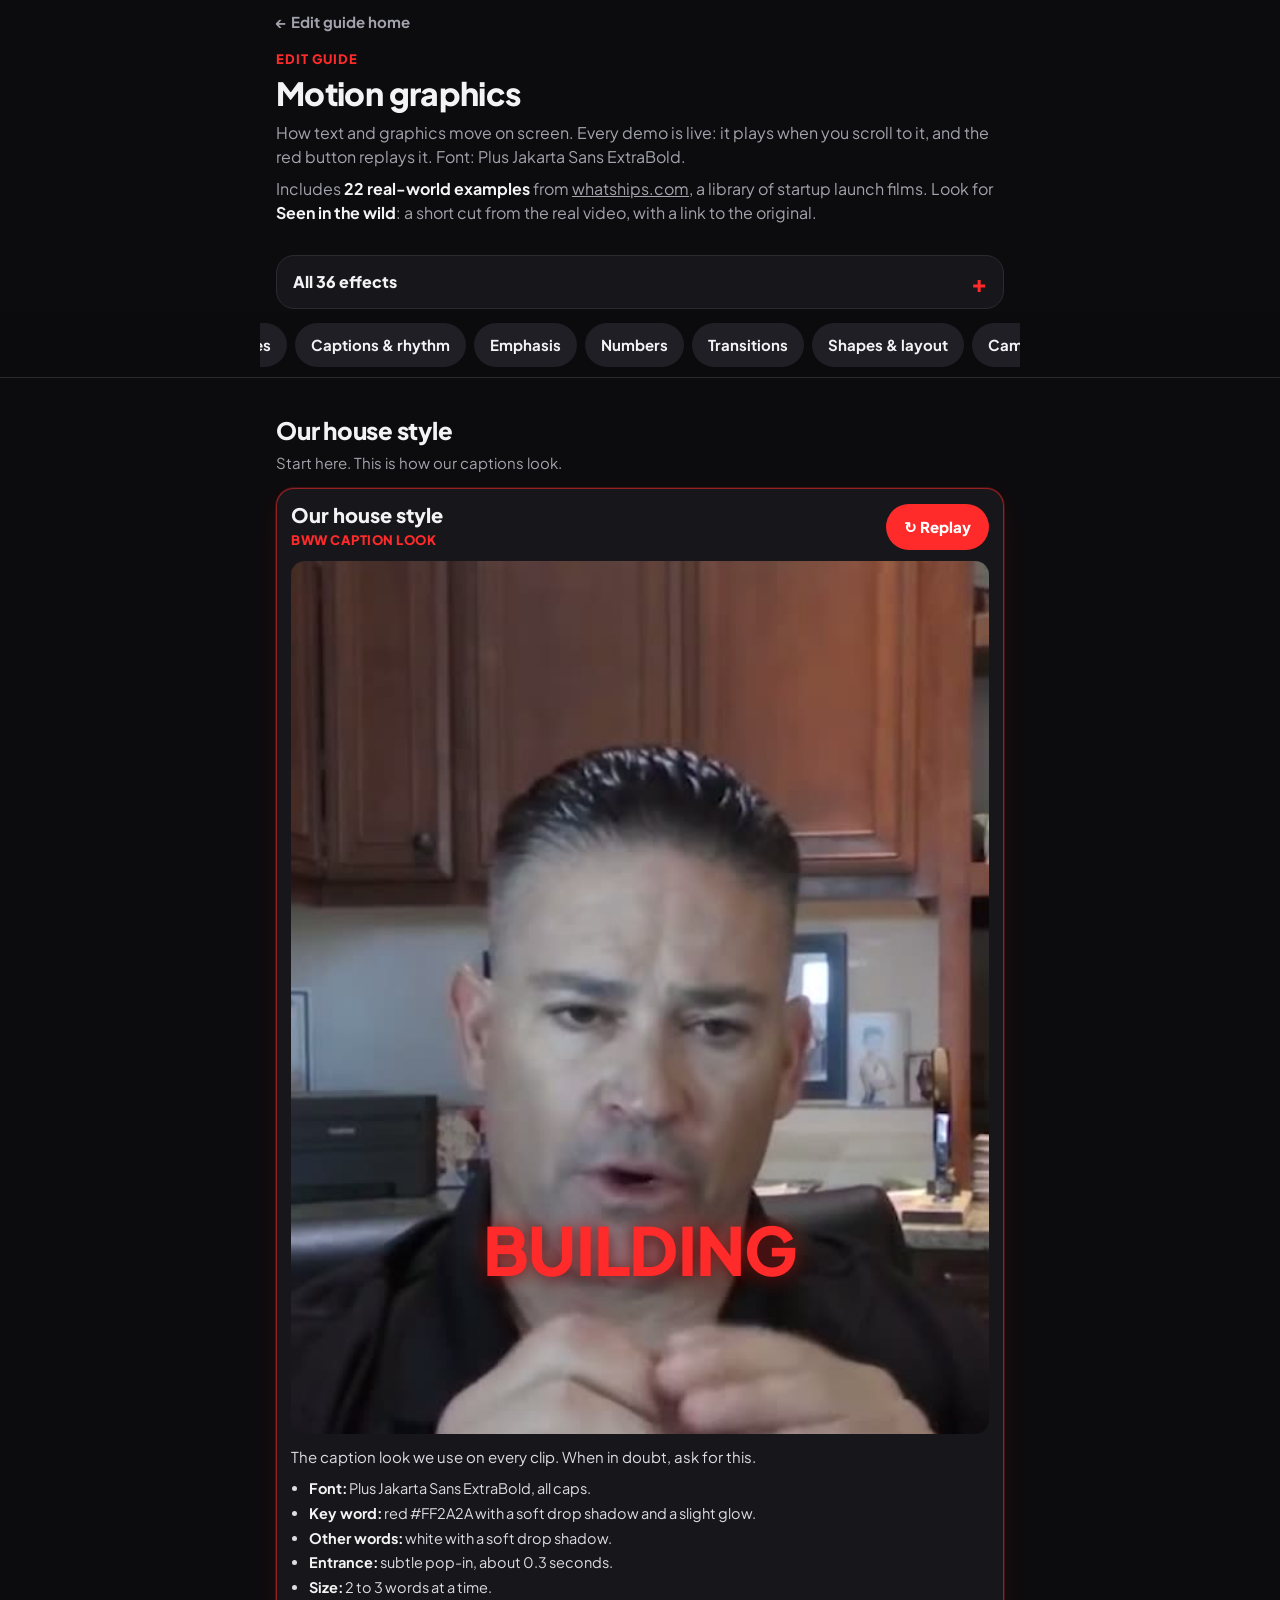
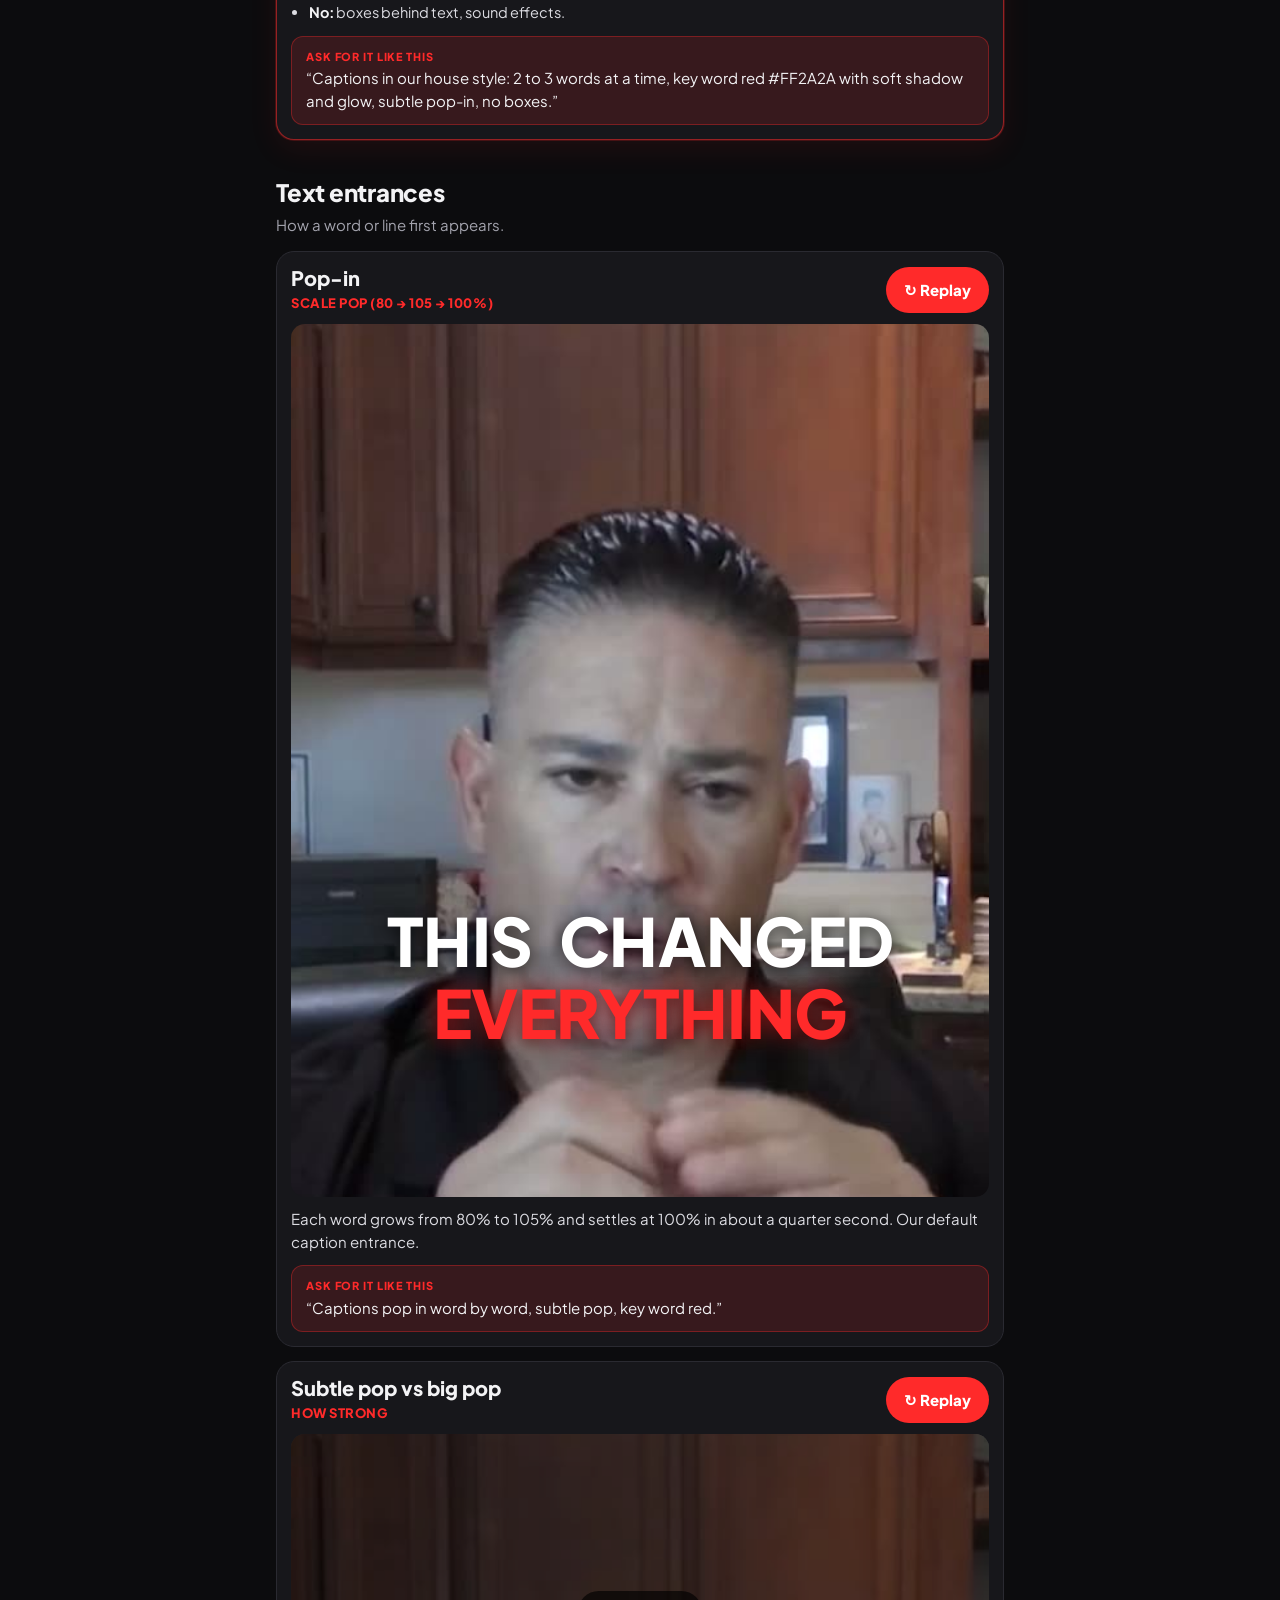
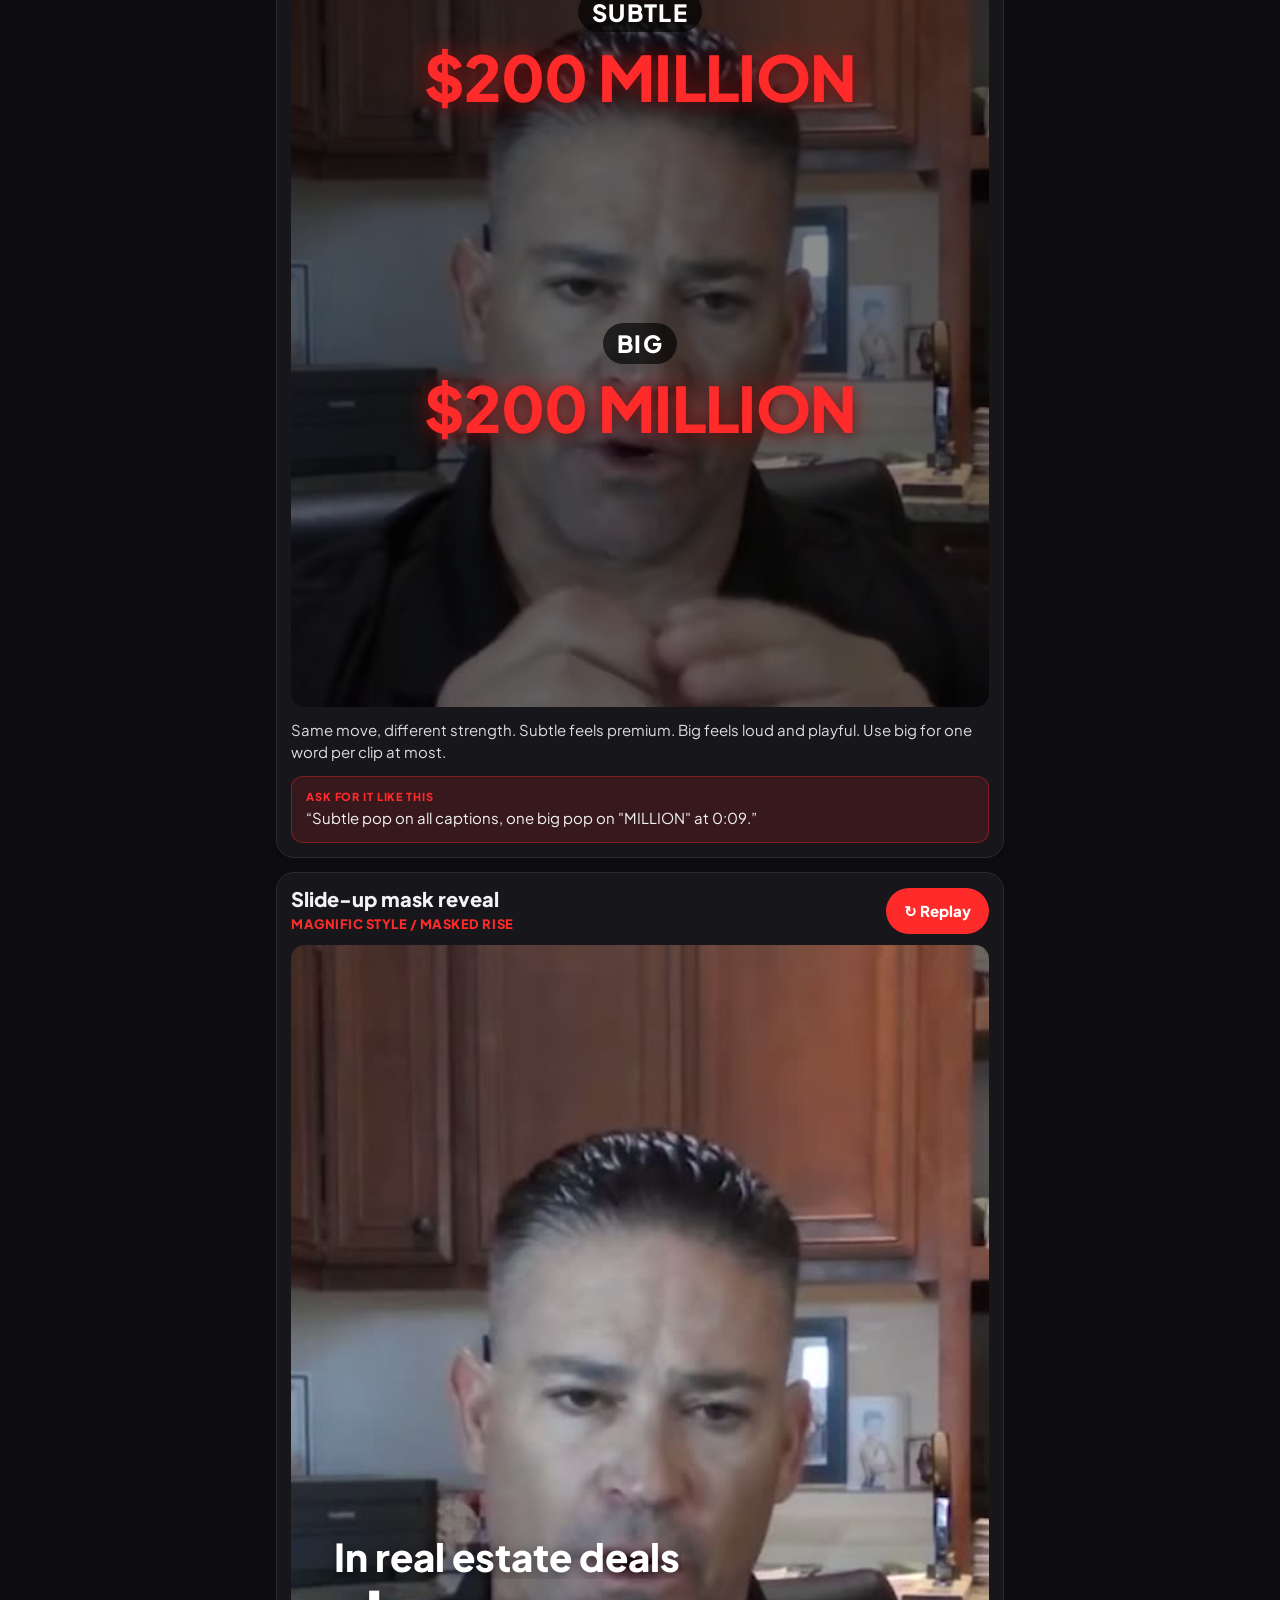
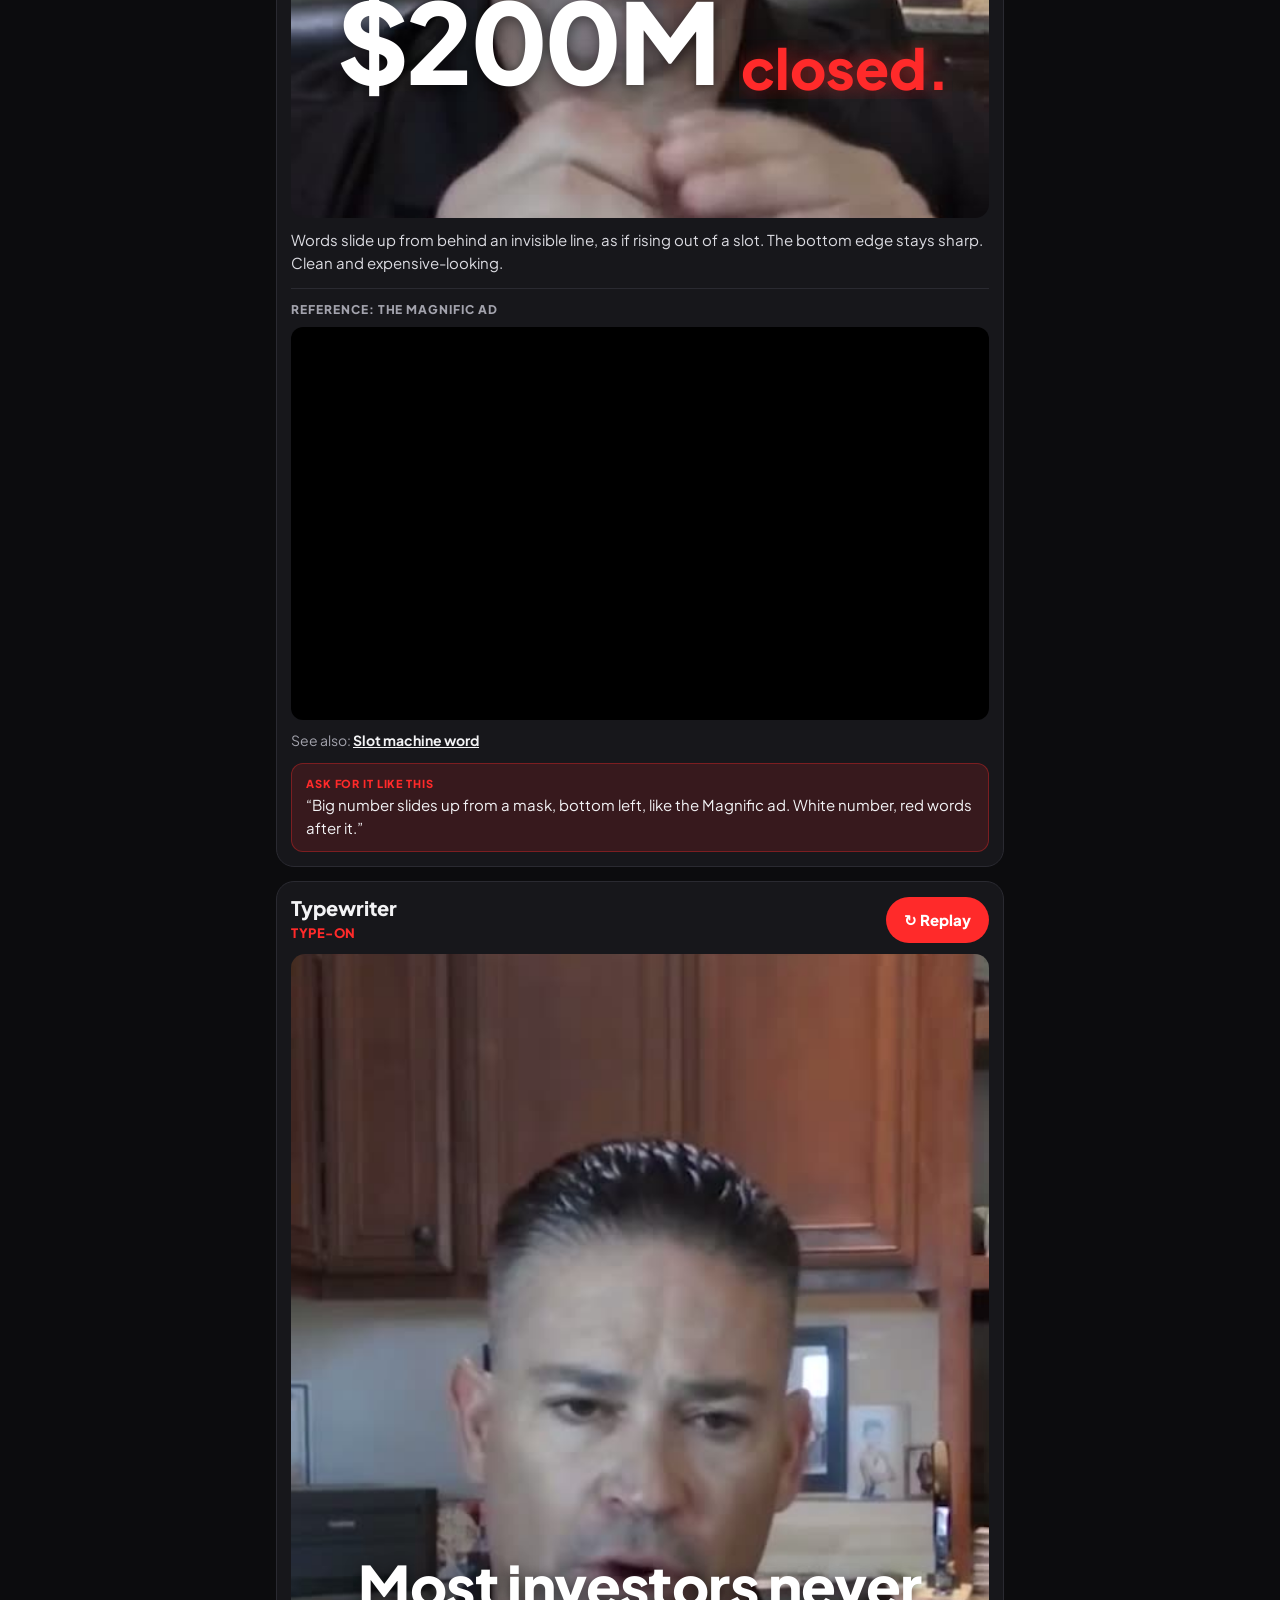
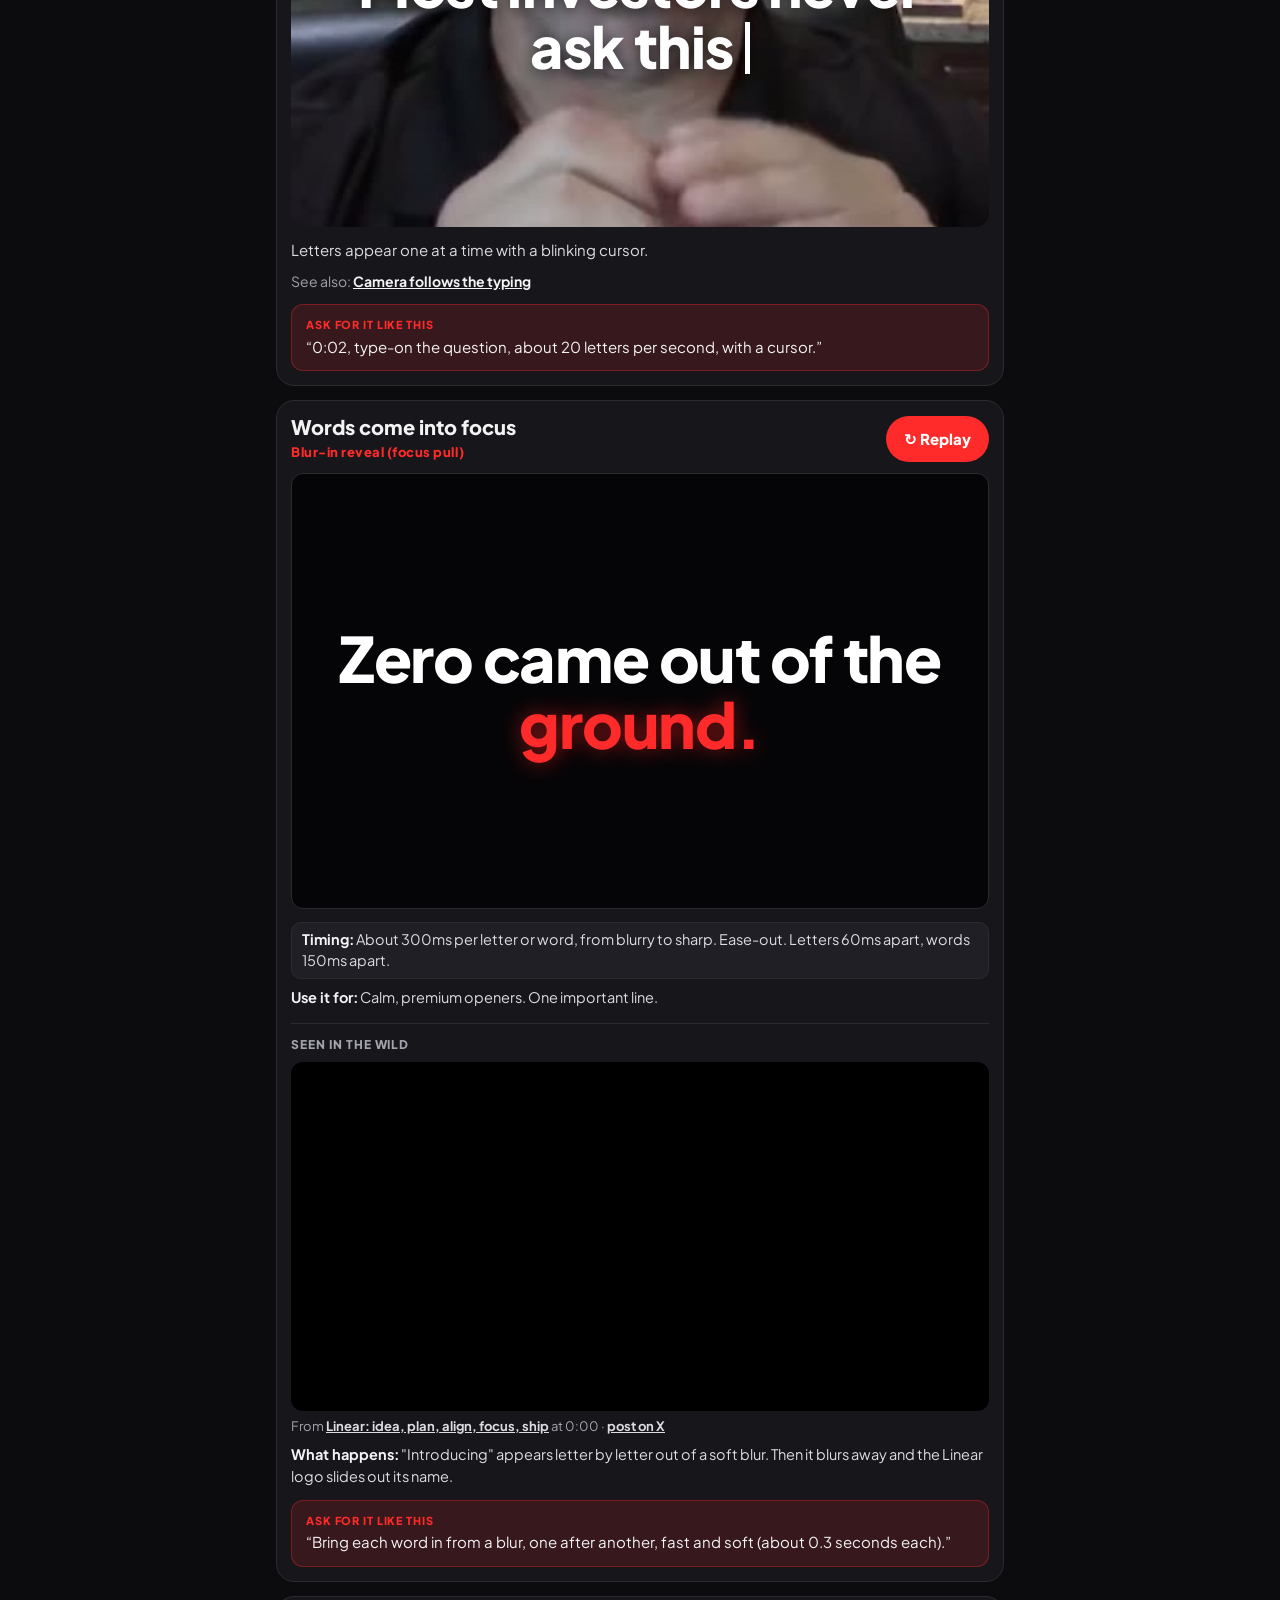
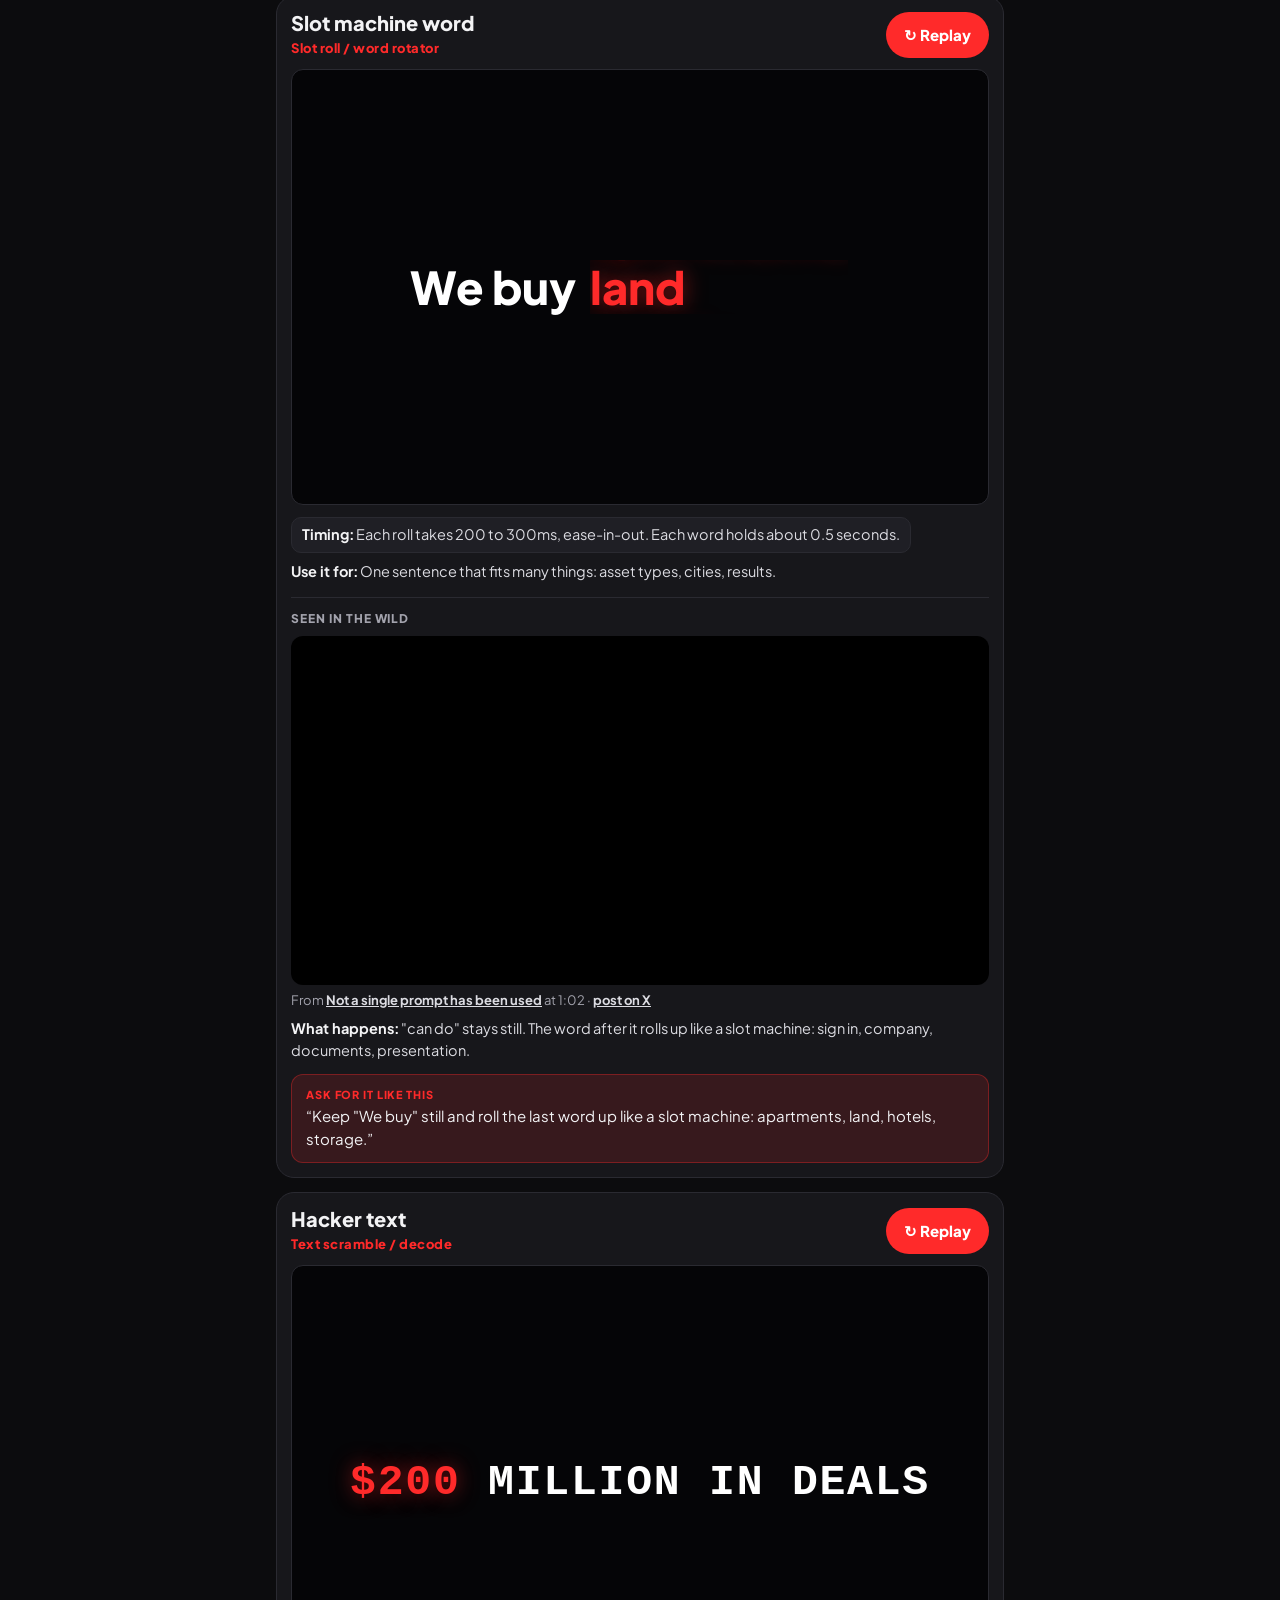
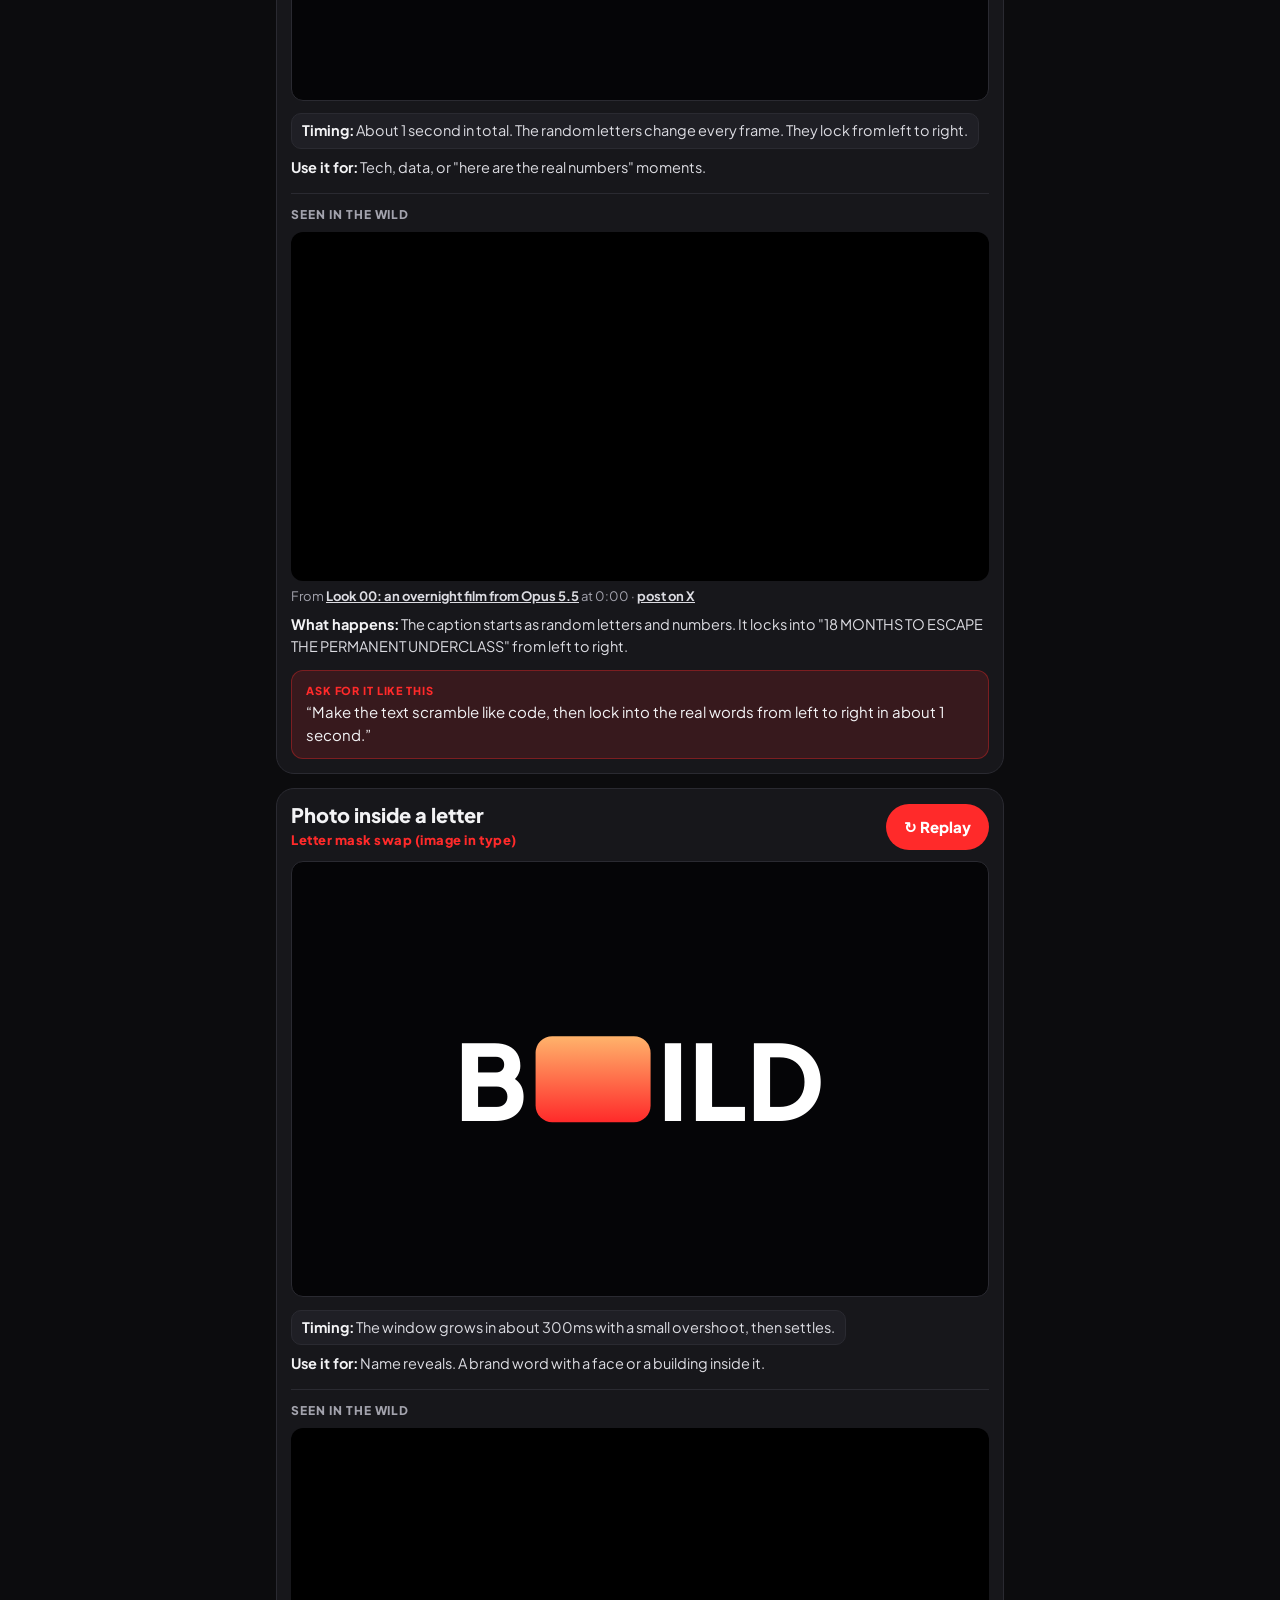
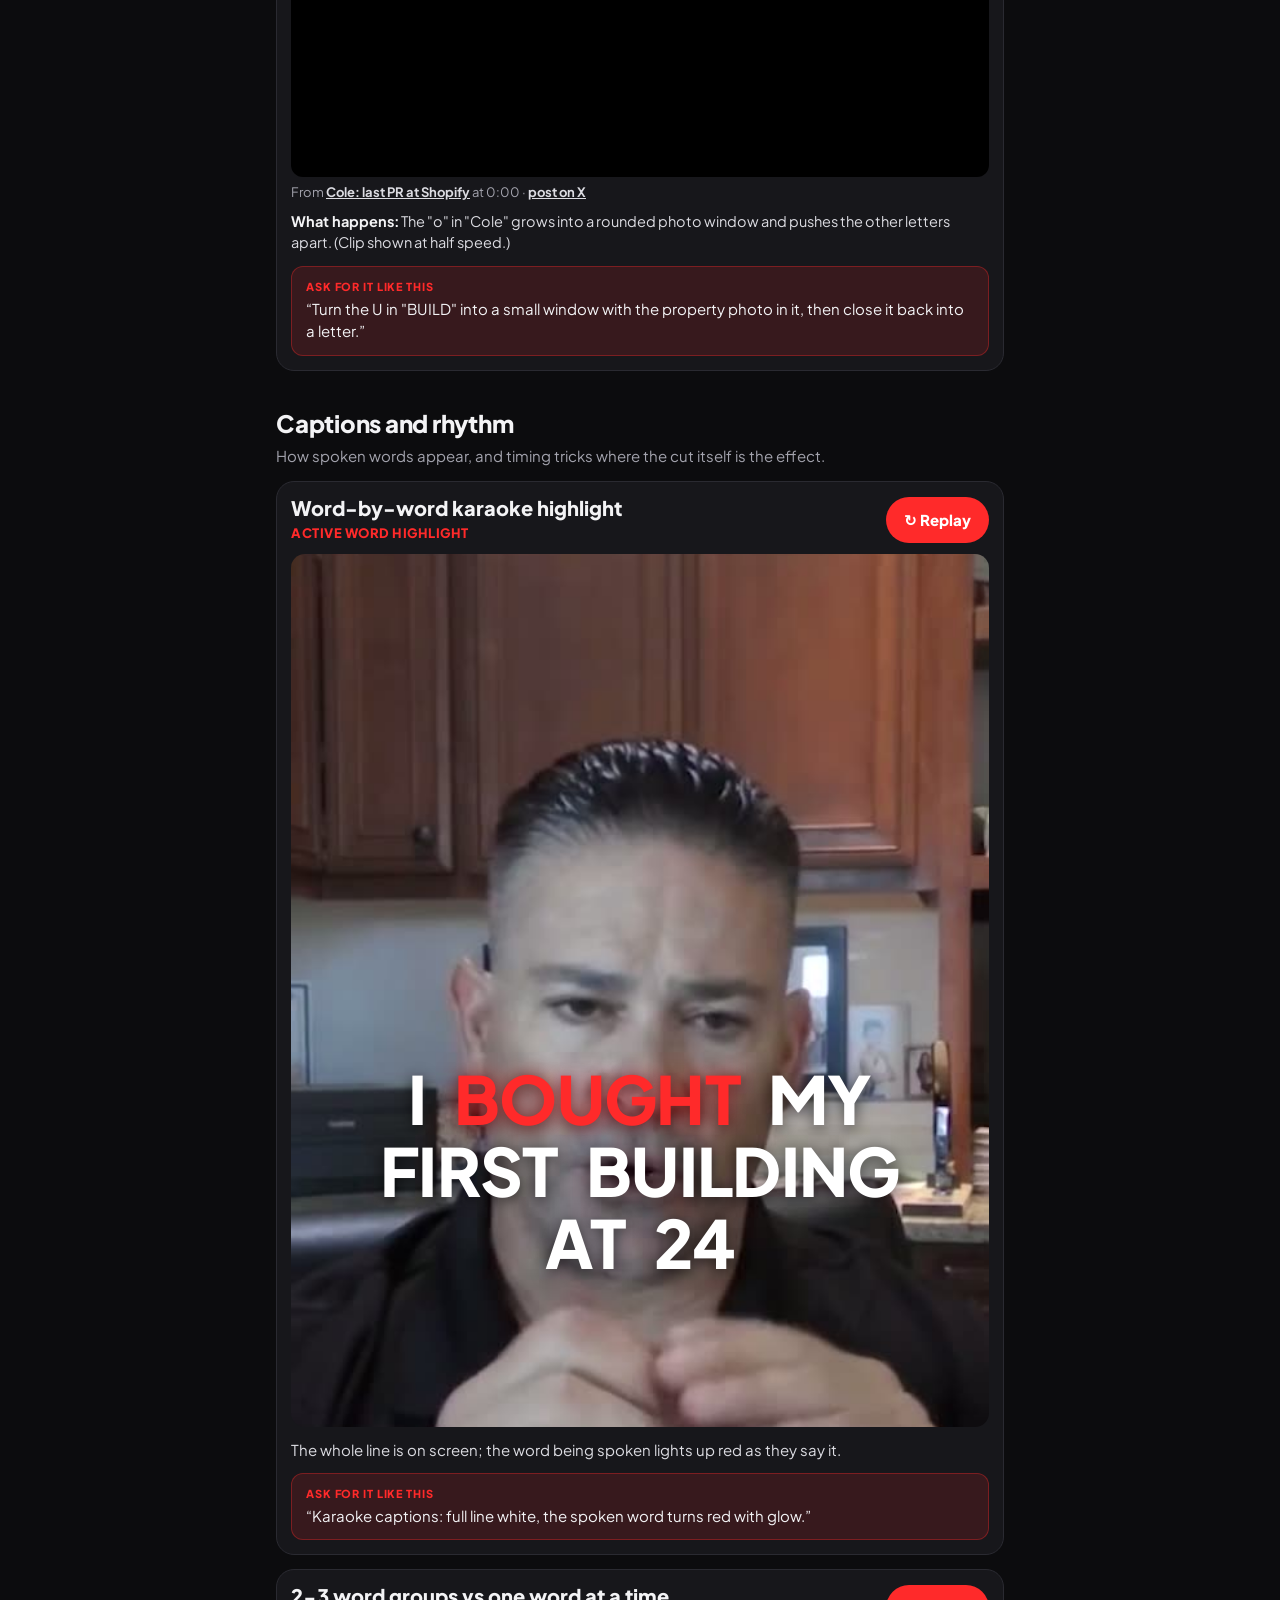
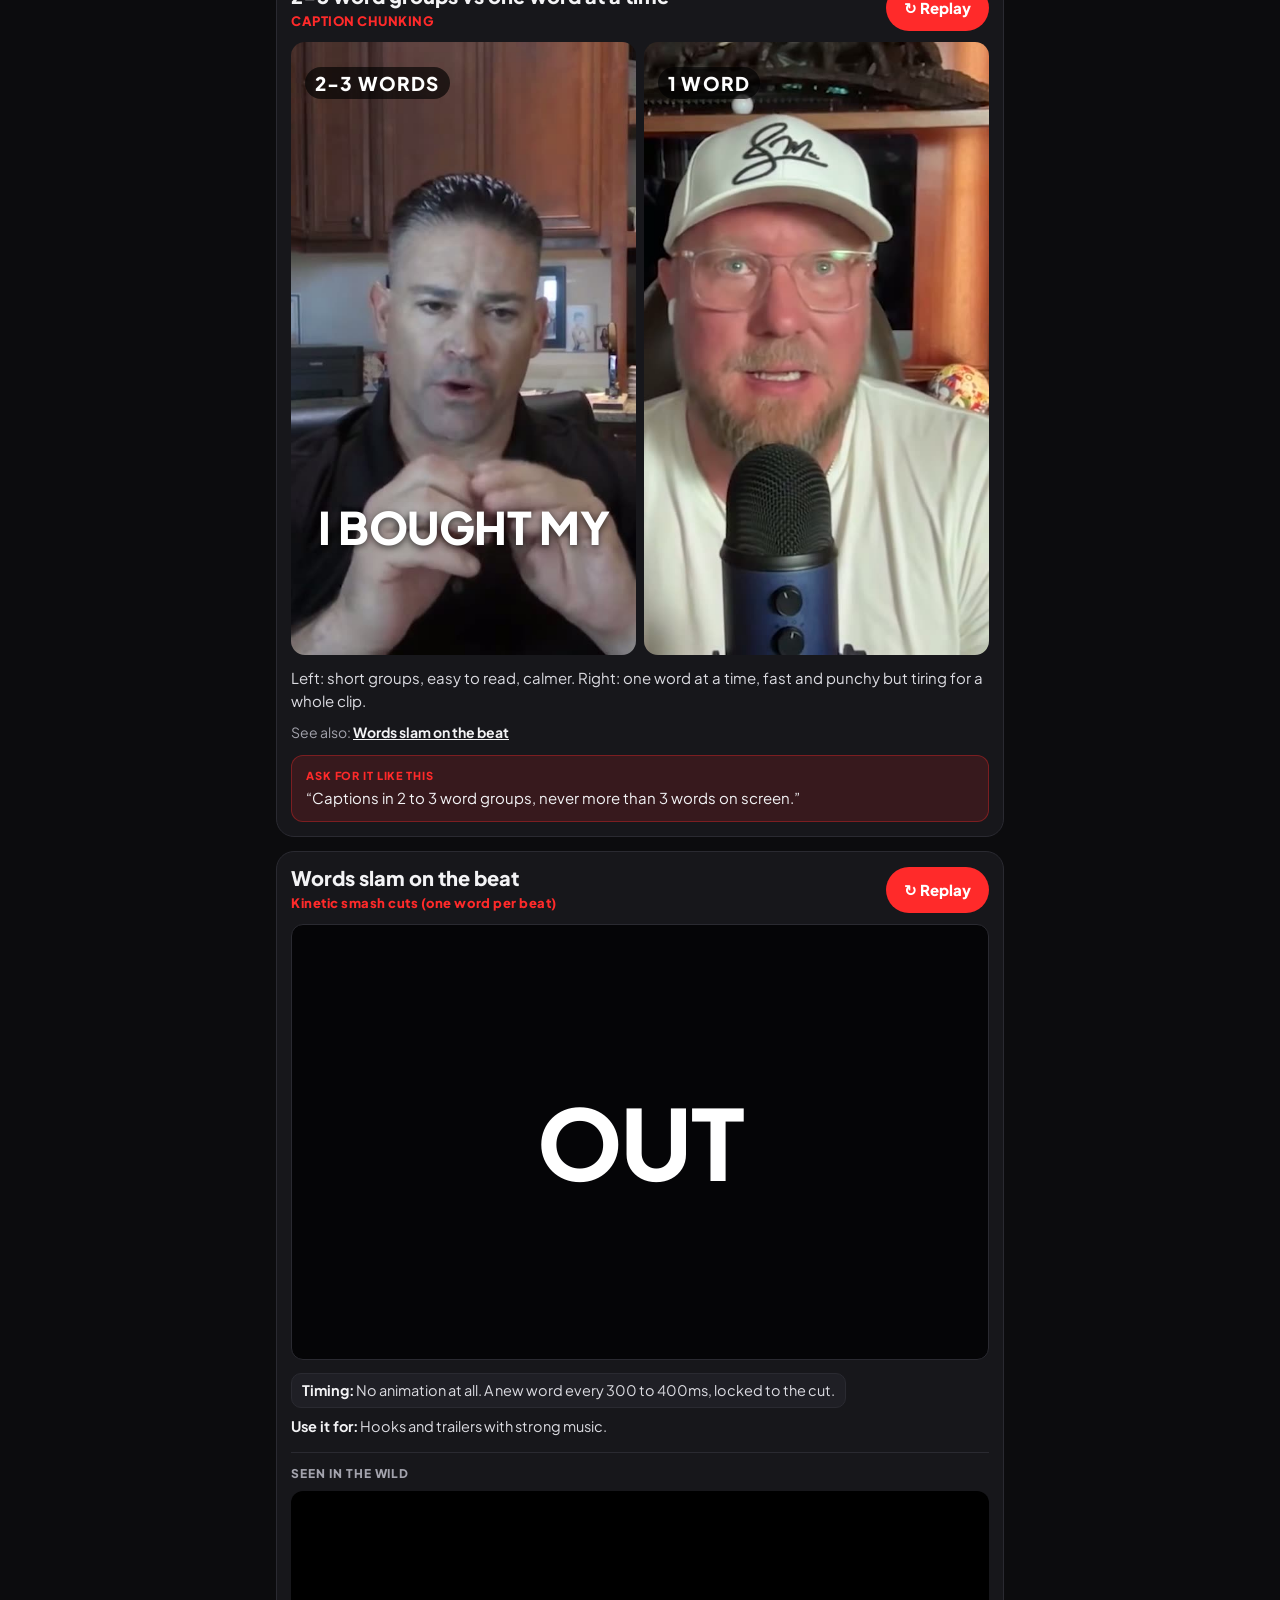
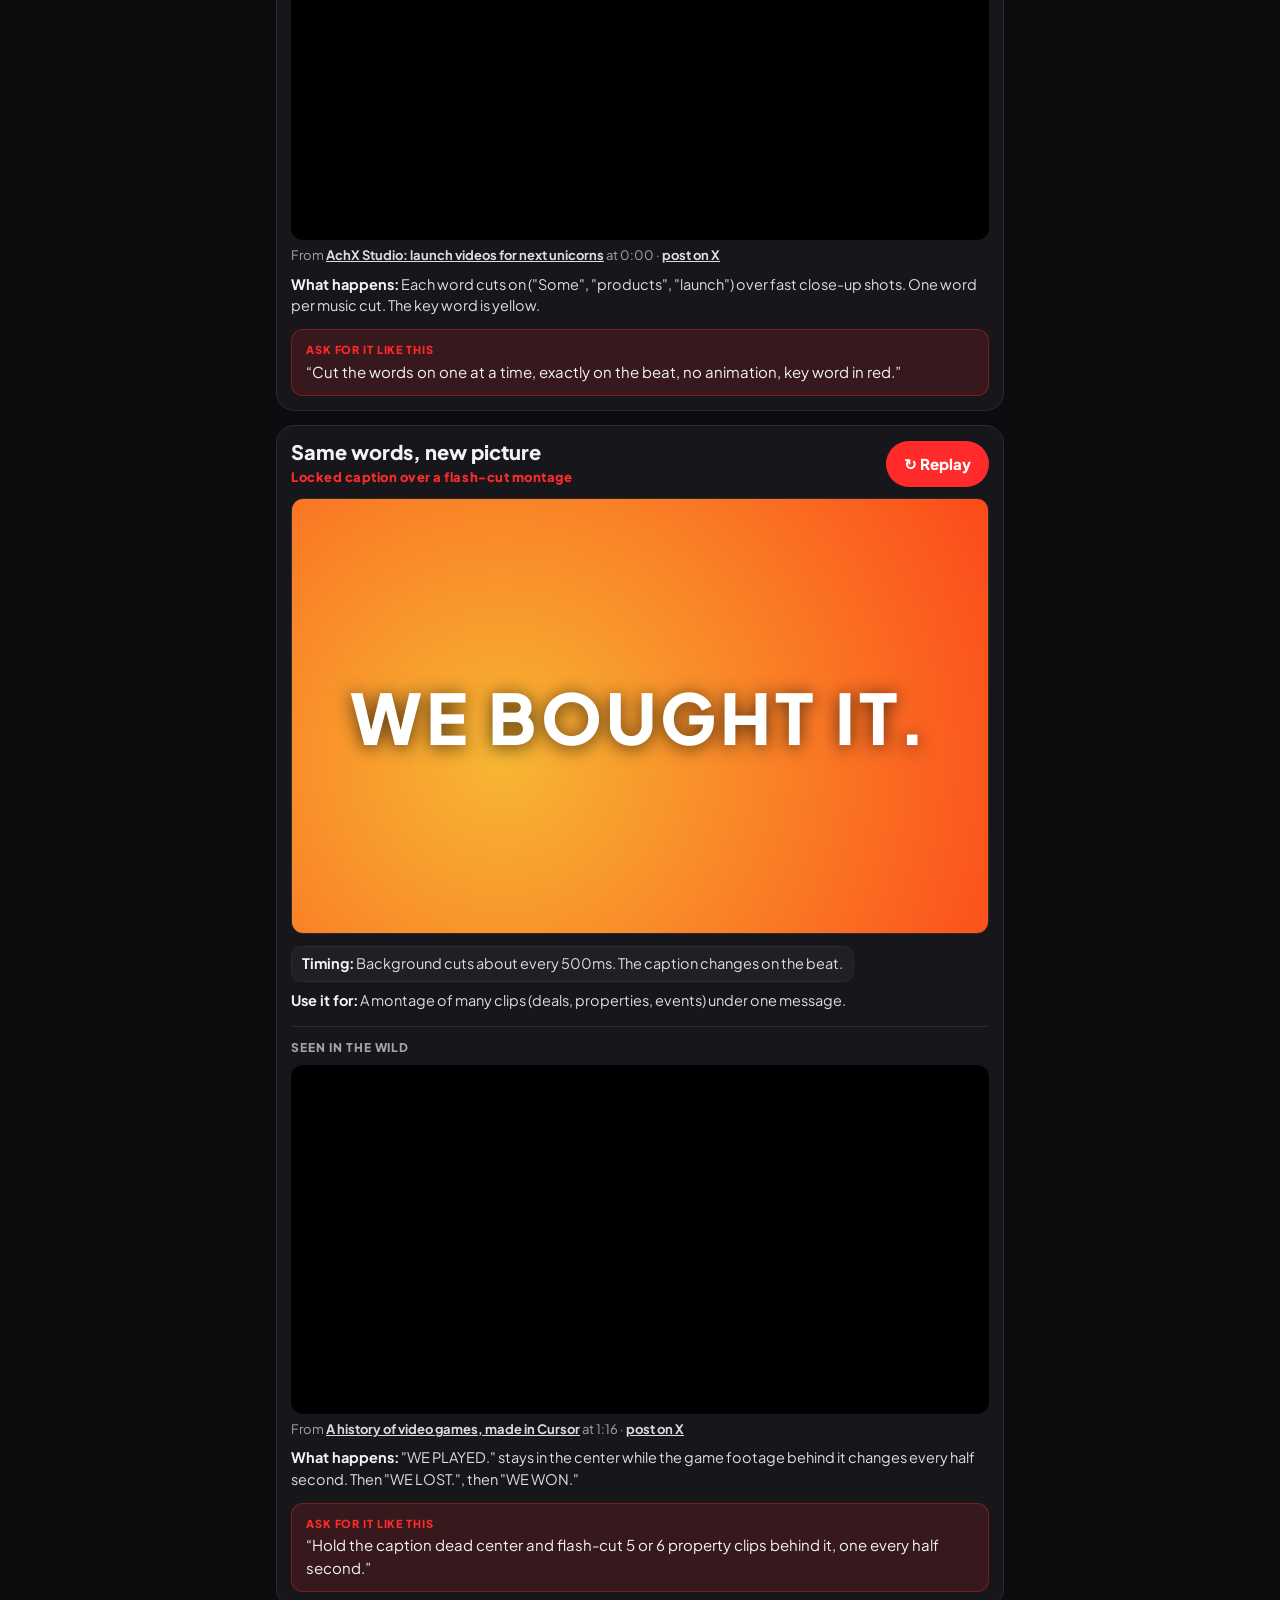
<file: edit-guide/whatships-teardown.html>
<!doctype html>
<html lang="en"><head><meta charset="utf-8">
<meta name="viewport" content="width=device-width,initial-scale=1">
<meta name="robots" content="noindex">
<meta http-equiv="refresh" content="0; url=motion-graphics.html">
<link rel="canonical" href="motion-graphics.html">
<title>Moved: Motion graphics</title>
<script>location.replace("motion-graphics.html" + location.hash);</script>
<style>body{margin:0;background:#0c0c0e;color:#f3f3f5;font:16px/1.5 system-ui,sans-serif;padding:40px 20px;text-align:center}a{color:#FF2A2A;font-weight:700}</style>
</head><body>
<p>The What Ships teardown is now part of <a href="motion-graphics.html">Motion graphics</a>.</p>
</body></html>
</file>
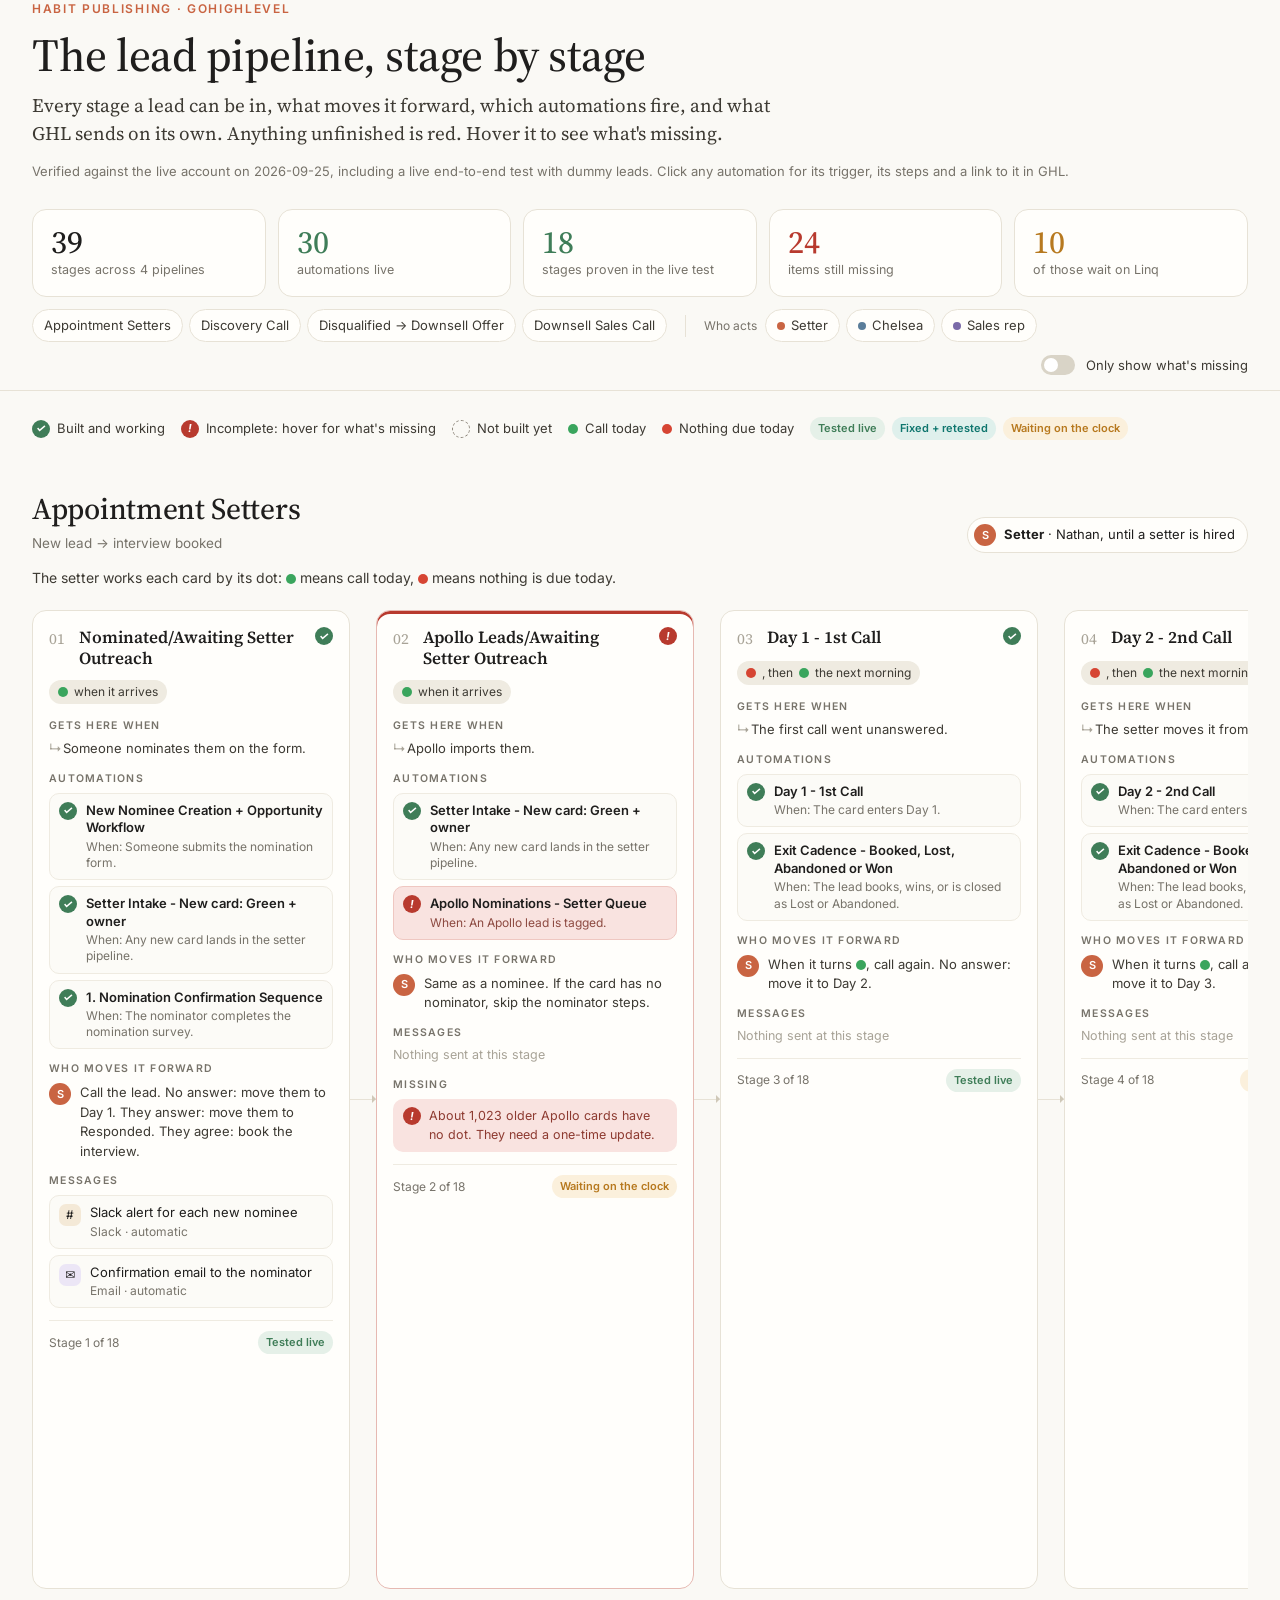
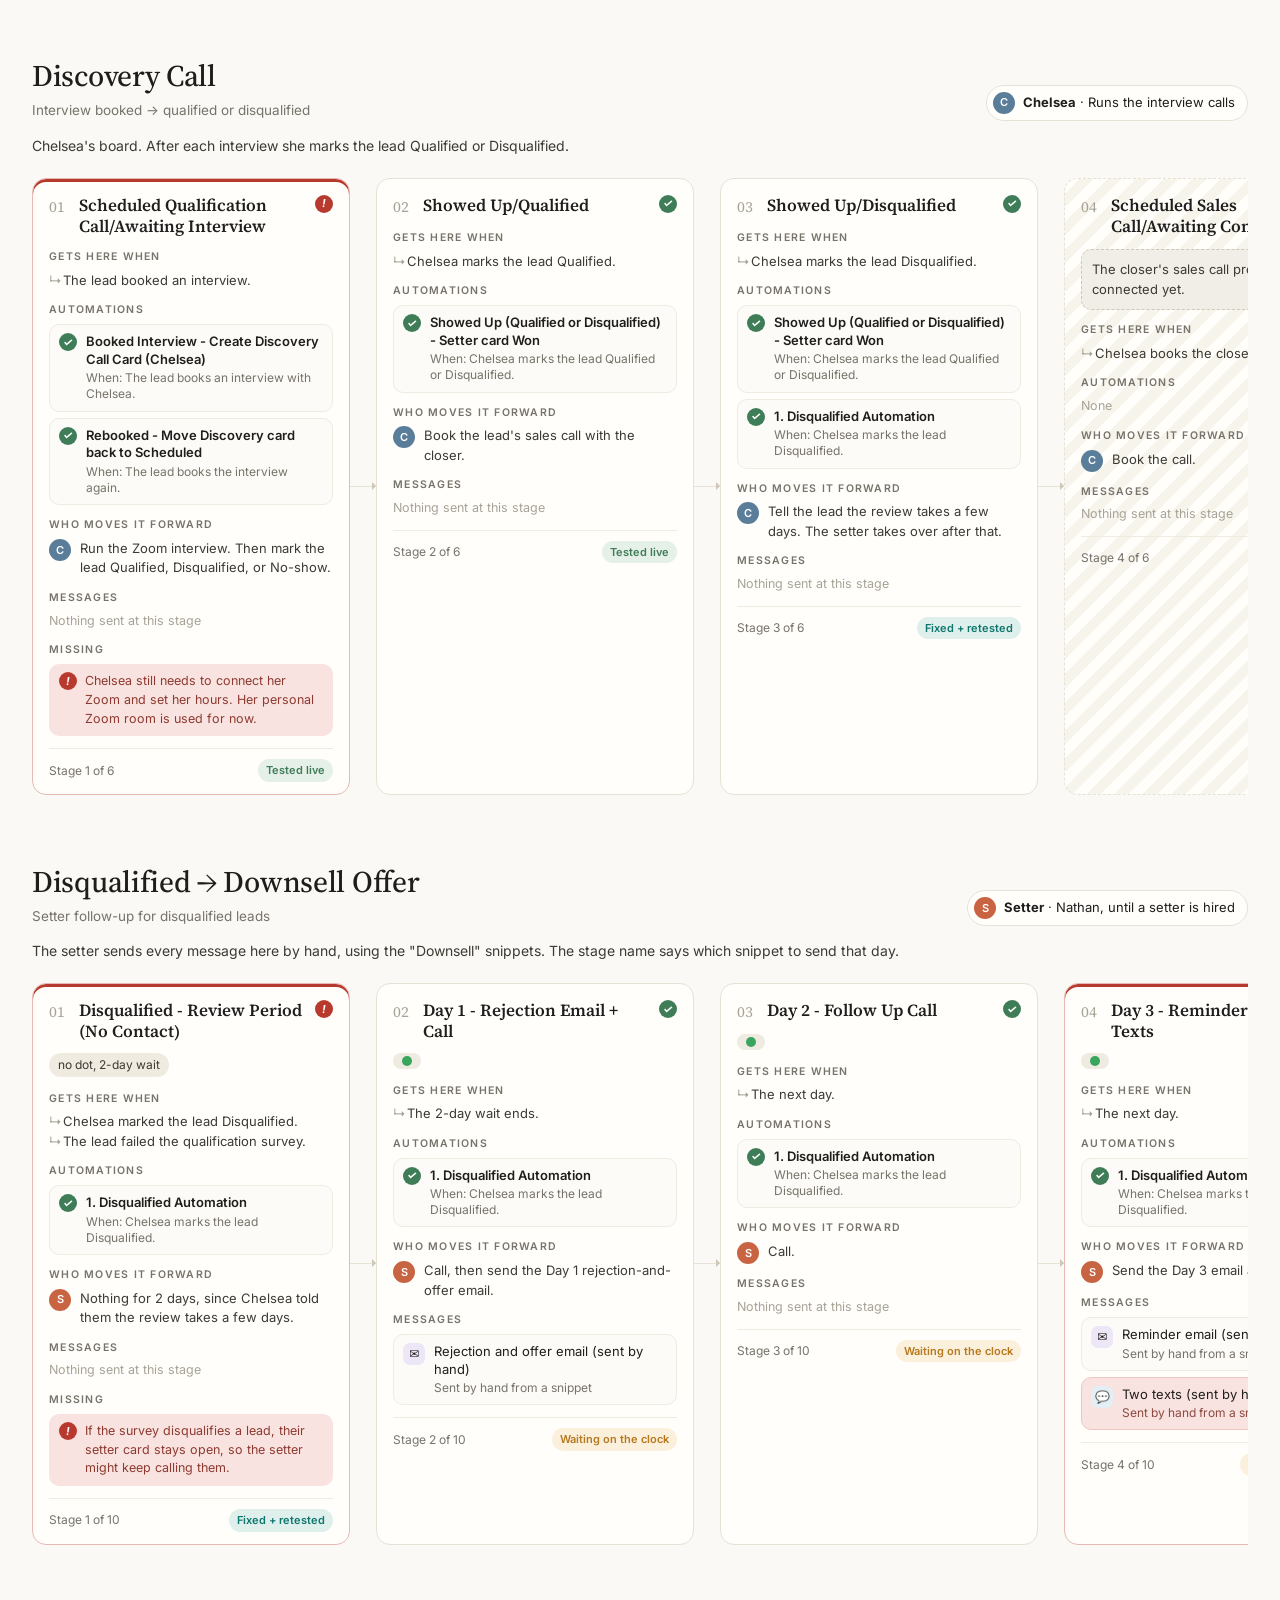
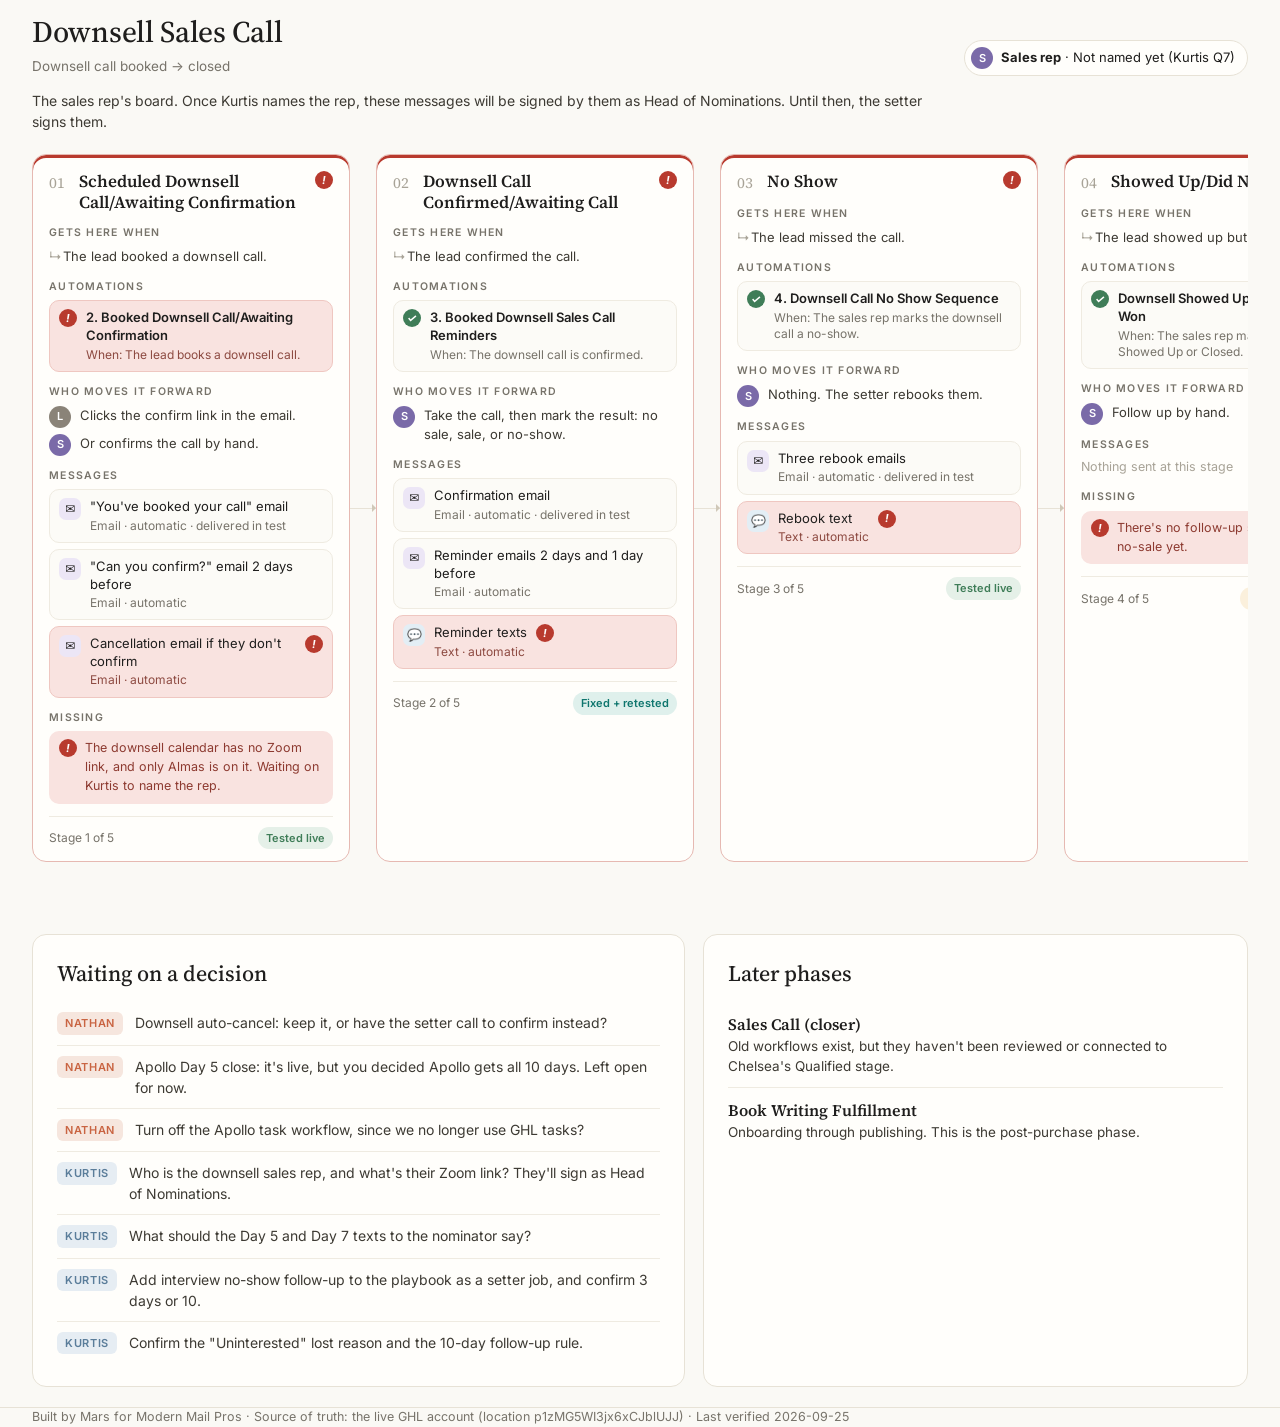
<file: kurtis/stages.html>
<!doctype html>
<html lang="en">
<head>
<meta charset="utf-8">
<meta name="viewport" content="width=device-width, initial-scale=1">
<meta name="robots" content="noindex, nofollow">
<title>Habit Publishing · Lead Pipeline Map</title>
<link rel="preconnect" href="https://fonts.googleapis.com">
<link rel="preconnect" href="https://fonts.gstatic.com" crossorigin>
<link href="https://fonts.googleapis.com/css2?family=Source+Serif+4:opsz,wght@8..60,400;8..60,500;8..60,600&family=Inter:wght@400;500;600&display=swap" rel="stylesheet">
<style>
:root{
  --bg:#faf9f5; --paper:#fffefb; --ink:#1f1e1d; --ink2:#3d3a33; --muted:#77736a; --faint:#a8a397;
  --line:#e7e2d6; --line2:#efebe1; --clay:#c96442; --clay-soft:#f6e6de;
  --ok:#3f7d58; --ok-soft:#e5f0e8; --warn:#b7791f; --warn-soft:#fbf0dc; --bad:#b83a2e; --bad-soft:#f9e3e0;
  --plan:#8a8378; --plan-soft:#f1eee7; --blue:#5a7d9a; --violet:#7a6aa8;
  --serif:"Source Serif 4", Georgia, "Times New Roman", serif; --sans:Inter, system-ui, -apple-system, "Segoe UI", sans-serif;
  --r:14px;
}
*{box-sizing:border-box}
html{scroll-behavior:smooth}
body{margin:0;background:var(--bg);color:var(--ink);font-family:var(--sans);font-size:14px;line-height:1.5;-webkit-font-smoothing:antialiased}
a{color:inherit}
.wrap{max-width:1480px;margin:0 auto;padding:0 32px}

/* header */
header{padding:56px 0 28px}
.eyebrow{font-size:12px;letter-spacing:.14em;text-transform:uppercase;color:var(--clay);font-weight:600}
h1{font-family:var(--serif);font-weight:500;font-size:46px;line-height:1.1;margin:12px 0 10px;letter-spacing:-.01em}
.lede{font-family:var(--serif);font-size:19px;color:var(--ink2);max-width:780px;margin:0}
.meta{margin-top:14px;color:var(--muted);font-size:13px}
.stats{display:grid;grid-template-columns:repeat(5,minmax(0,1fr));gap:12px;margin-top:28px}
.stat{background:var(--paper);border:1px solid var(--line);border-radius:var(--r);padding:16px 18px}
.stat b{display:block;font-family:var(--serif);font-weight:500;font-size:32px;line-height:1}
.stat span{color:var(--muted);font-size:12.5px}
.stat.bad b{color:var(--bad)} .stat.ok b{color:var(--ok)} .stat.warn b{color:var(--warn)}

/* toolbar */
.bar{position:sticky;top:0;z-index:30;background:rgba(250,249,245,.92);backdrop-filter:blur(8px);border-bottom:1px solid var(--line)}
.bar .wrap{display:flex;flex-wrap:wrap;gap:10px 18px;align-items:center;padding-top:12px;padding-bottom:12px}
.jump{display:flex;gap:6px;flex-wrap:wrap}
.jump a{font-size:13px;text-decoration:none;padding:6px 11px;border-radius:999px;border:1px solid var(--line);background:var(--paper);color:var(--ink2)}
.jump a:hover{border-color:var(--clay);color:var(--clay)}
.sep{width:1px;height:22px;background:var(--line)}
.pills{display:flex;gap:6px;align-items:center}
.pills .lbl{font-size:12px;color:var(--muted);margin-right:2px}
.pill{font:inherit;font-size:13px;cursor:pointer;padding:6px 11px;border-radius:999px;border:1px solid var(--line);background:var(--paper);color:var(--ink2);display:inline-flex;gap:6px;align-items:center}
.pill[aria-pressed=true]{background:var(--ink);color:#fff;border-color:var(--ink)}
.pill i{width:8px;height:8px;border-radius:50%;display:inline-block}
.toggle{margin-left:auto;display:flex;align-items:center;gap:8px;font-size:13px;color:var(--ink2);cursor:pointer;user-select:none}
.toggle input{appearance:none;width:34px;height:20px;border-radius:999px;background:#d9d4c7;position:relative;cursor:pointer;transition:.2s}
.toggle input:after{content:"";position:absolute;top:3px;left:3px;width:14px;height:14px;border-radius:50%;background:#fff;transition:.2s}
.toggle input:checked{background:var(--bad)} .toggle input:checked:after{left:17px}

/* legend */
.legend{display:flex;flex-wrap:wrap;gap:16px;margin:26px 0 6px;color:var(--ink2);font-size:13px}
.legend span{display:inline-flex;align-items:center;gap:7px}

/* marks */
.mk{width:18px;height:18px;border-radius:50%;display:inline-grid;place-items:center;font-size:11px;font-weight:700;flex:none;color:#fff}
.mk.ok{background:var(--ok)} .mk.bad{background:var(--bad)} .mk.plan{background:transparent;border:1.5px dashed var(--plan);color:var(--plan)}
.mk.warn{background:var(--warn)}
.dot{width:10px;height:10px;border-radius:50%;display:inline-block;vertical-align:-1px}
.dot.g{background:#3aa55d} .dot.r{background:#d64533}

/* pipelines */
section.pipe{margin:46px 0 10px;scroll-margin-top:70px}
.phead{display:flex;align-items:flex-end;justify-content:space-between;gap:24px;margin-bottom:14px}
.phead h2{font-family:var(--serif);font-weight:500;font-size:30px;margin:0;letter-spacing:-.01em}
.phead .sub{color:var(--muted);font-size:13.5px;margin-top:2px}
.owner{display:inline-flex;align-items:center;gap:8px;font-size:13px;padding:6px 12px 6px 6px;border-radius:999px;background:var(--paper);border:1px solid var(--line);white-space:nowrap}
.av{width:22px;height:22px;border-radius:50%;display:inline-grid;place-items:center;color:#fff;font-size:11px;font-weight:600;flex:none}
.blurb{color:var(--ink2);max-width:900px;margin:0 0 16px;font-size:14px}
.track{display:flex;gap:0;overflow-x:auto;padding:6px 2px 18px;scroll-snap-type:x proximity}
.track::-webkit-scrollbar{height:10px} .track::-webkit-scrollbar-thumb{background:#dcd6c8;border-radius:9px} .track::-webkit-scrollbar-track{background:transparent}
.arrow{flex:none;width:26px;align-self:center;height:1px;background:var(--line);position:relative}
.arrow:after{content:"";position:absolute;right:0;top:-4px;border:4px solid transparent;border-left-color:#cfc8b8;border-right:0}

.stage{flex:none;width:318px;background:var(--paper);border:1px solid var(--line);border-radius:var(--r);padding:16px 16px 12px;scroll-snap-align:start;position:relative;transition:box-shadow .2s,border-color .2s,opacity .2s}
.stage:hover{box-shadow:0 8px 28px -12px rgba(60,50,30,.25)}
.stage.has-bad{border-color:#e6b9b2;box-shadow:inset 0 3px 0 var(--bad)}
.stage.nb{background:repeating-linear-gradient(135deg,var(--paper),var(--paper) 10px,#f7f4ec 10px,#f7f4ec 20px);border-style:dashed}
.stage.flash{animation:flash 1.6s ease}
@keyframes flash{0%,100%{box-shadow:0 0 0 0 rgba(201,100,66,0)}30%{box-shadow:0 0 0 4px rgba(201,100,66,.35)}}
.shead{display:flex;gap:10px;align-items:flex-start}
.num{font-family:var(--serif);color:var(--faint);font-size:15px;min-width:20px;padding-top:1px}
.sname{font-family:var(--serif);font-weight:600;font-size:17px;line-height:1.25;flex:1}
.chip{display:inline-flex;align-items:center;gap:6px;font-size:12px;padding:3px 9px;border-radius:999px;background:var(--line2);color:var(--ink2);margin:10px 0 2px}
.blk{margin-top:12px}
.blk h4{margin:0 0 6px;font-size:10.5px;letter-spacing:.12em;text-transform:uppercase;color:var(--muted);font-weight:600}
.enters{margin:0;padding:0;list-style:none}
.enters li{font-size:13px;color:var(--ink2);padding-left:14px;position:relative}
.enters li:before{content:"↳";position:absolute;left:0;color:var(--faint)}

.item{display:flex;gap:9px;align-items:flex-start;padding:8px 9px;border-radius:10px;border:1px solid var(--line2);background:#fcfbf7;margin-bottom:6px;position:relative;cursor:default}
.item + .item{margin-top:0}
.item .t{font-size:13px;line-height:1.35}
.item .t b{font-weight:600}
.item .t small{display:block;color:var(--muted);font-size:12px;margin-top:2px}
.item.wf{cursor:pointer}
.item.wf:hover{border-color:#d8cfbd;background:#fff}
.item.bad{background:var(--bad-soft);border-color:#efc7c1}
.item.bad .t small{color:#8d4a41}
.item.draft .tag{background:var(--warn-soft);color:var(--warn)}
.tag{font-size:10px;font-weight:600;letter-spacing:.06em;text-transform:uppercase;padding:2px 6px;border-radius:5px;background:var(--ok-soft);color:var(--ok);margin-left:6px;vertical-align:1px}
.ico{width:22px;height:22px;border-radius:7px;display:grid;place-items:center;font-size:12px;flex:none;background:var(--line2)}
.ico.email{background:#ece6f6} .ico.sms{background:#e3eef5} .ico.slack{background:#f4e9d7} .ico.webhook{background:#e8eee5}
.human{display:flex;gap:9px;align-items:flex-start;font-size:13px;color:var(--ink2);margin-bottom:6px}
.human.dim{opacity:.3}
.issue{font-size:12.5px;color:#8d3a30;background:var(--bad-soft);border-radius:10px;padding:8px 10px;display:flex;gap:8px;margin-bottom:6px}
.nbnote{font-size:13px;color:var(--ink2);background:var(--plan-soft);border:1px dashed #cfc8b8;border-radius:10px;padding:10px}
.empty{font-size:12.5px;color:var(--faint)}
.sfoot{display:flex;justify-content:space-between;align-items:center;margin-top:12px;padding-top:10px;border-top:1px solid var(--line2);font-size:12px;color:var(--muted)}
.tb{font-size:11px;font-weight:600;padding:3px 8px;border-radius:999px}
.tb.pass{background:var(--ok-soft);color:var(--ok)} .tb.fixed{background:#dff0ec;color:#0f766e} .tb.paper{background:var(--warn-soft);color:var(--warn)} .tb.none{background:var(--line2);color:var(--muted)}

/* tooltip */
[data-tip]{position:relative}
.tipbox{position:fixed;z-index:80;max-width:320px;background:#2a2723;color:#f6f2ea;font-size:12.5px;line-height:1.45;padding:10px 12px;border-radius:10px;box-shadow:0 12px 30px -10px rgba(0,0,0,.45);pointer-events:none;opacity:0;transform:translateY(4px);transition:opacity .12s,transform .12s}
.tipbox.on{opacity:1;transform:none}
.tipbox b{color:#ffb59d;display:block;font-size:11px;letter-spacing:.08em;text-transform:uppercase;margin-bottom:3px}

/* filter: only missing */
body.only-bad .item:not(.bad), body.only-bad .human, body.only-bad .enters, body.only-bad .chip, body.only-bad .blk.h-enters, body.only-bad .blk.h-human{display:none}
body.only-bad .stage:not(.has-bad):not(.nb){opacity:.28}
body.role-on .stage.no-role{opacity:.35}

/* drawer */
.scrim{position:fixed;inset:0;background:rgba(31,30,29,.28);opacity:0;pointer-events:none;transition:.2s;z-index:90}
.drawer{position:fixed;top:0;right:0;height:100%;width:min(460px,92vw);background:var(--paper);border-left:1px solid var(--line);z-index:91;transform:translateX(100%);transition:transform .25s ease;padding:30px 28px;overflow:auto}
.open .scrim{opacity:1;pointer-events:auto} .open .drawer{transform:none}
.drawer h3{font-family:var(--serif);font-weight:500;font-size:24px;margin:8px 0 14px;line-height:1.2}
.drawer dl{margin:0} .drawer dt{font-size:10.5px;letter-spacing:.12em;text-transform:uppercase;color:var(--muted);font-weight:600;margin-top:16px}
.drawer dd{margin:4px 0 0;font-size:14px;color:var(--ink2)}
.drawer .x{position:absolute;top:18px;right:18px;border:1px solid var(--line);background:var(--paper);border-radius:50%;width:32px;height:32px;cursor:pointer;font-size:16px;color:var(--ink2)}
.btn{display:inline-flex;align-items:center;gap:8px;margin-top:22px;background:var(--clay);color:#fff;text-decoration:none;padding:10px 14px;border-radius:10px;font-weight:500;font-size:13.5px}
.btn:hover{background:#b5563a}
.warnbox{margin-top:16px;background:var(--bad-soft);color:#7d2f26;border-radius:10px;padding:12px 14px;font-size:13.5px}

/* bottom sections */
.two{display:grid;grid-template-columns:1.2fr 1fr;gap:18px;margin:54px 0 20px}
.card{background:var(--paper);border:1px solid var(--line);border-radius:var(--r);padding:22px 24px}
.card h3{font-family:var(--serif);font-weight:500;font-size:22px;margin:0 0 12px}
.dec{display:flex;gap:12px;padding:10px 0;border-top:1px solid var(--line2);font-size:14px;color:var(--ink2)}
.dec:first-of-type{border-top:0}
.who{font-size:11px;font-weight:600;letter-spacing:.06em;text-transform:uppercase;padding:3px 8px;border-radius:6px;height:fit-content;white-space:nowrap}
.who.n{background:var(--clay-soft);color:var(--clay)} .who.k{background:#e6edf3;color:var(--blue)}
.later{padding:10px 0;border-top:1px solid var(--line2);font-size:13.5px;color:var(--ink2)} .later:first-of-type{border-top:0}
.later b{font-family:var(--serif);font-size:16px;font-weight:600;color:var(--ink);display:block}
footer{color:var(--muted);font-size:12.5px;padding:26px 0 60px;border-top:1px solid var(--line);margin-top:40px}
@media (max-width:900px){h1{font-size:34px}.stats{grid-template-columns:repeat(2,1fr)}.two{grid-template-columns:1fr}.toggle{margin-left:0}}
</style>
</head>
<body>
<header class="wrap">
  <div class="eyebrow">Habit Publishing · GoHighLevel</div>
  <h1>The lead pipeline, stage by stage</h1>
  <p class="lede">Every stage a lead can be in, what moves it forward, which automations fire, and what GHL sends on its own. Anything unfinished is red. Hover it to see what's missing.</p>
  <div class="meta" id="meta"></div>
  <div class="stats" id="stats"></div>
</header>

<div class="bar"><div class="wrap">
  <nav class="jump" id="jump"></nav>
  <div class="sep"></div>
  <div class="pills" id="roles"><span class="lbl">Who acts</span></div>
  <label class="toggle"><input type="checkbox" id="onlybad"> Only show what's missing</label>
</div></div>

<main class="wrap">
  <div class="legend">
    <span><i class="mk ok">✓</i> Built and working</span>
    <span><i class="mk bad">!</i> Incomplete: hover for what's missing</span>
    <span><i class="mk plan"> </i> Not built yet</span>
    <span><i class="dot g"></i> Call today</span>
    <span><i class="dot r"></i> Nothing due today</span>
    <span><span class="tb pass">Tested live</span> <span class="tb fixed">Fixed + retested</span> <span class="tb paper">Waiting on the clock</span></span>
  </div>
  <div id="pipes"></div>
  <div class="two">
    <div class="card"><h3>Waiting on a decision</h3><div id="decisions"></div></div>
    <div class="card"><h3>Later phases</h3><div id="later"></div></div>
  </div>
</main>
<footer class="wrap" id="foot"></footer>

<div class="scrim" id="scrim"></div>
<aside class="drawer" id="drawer" aria-hidden="true"><button class="x" id="x" aria-label="Close">×</button><div id="dbody"></div></aside>
<div class="tipbox" id="tip"></div>

<script>
// Habit Publishing pipeline map: source data. Verified against live GHL + the 2026-09-25 test run.
// Edit here, then run deploy.sh (build + publish). Copy rule: short, complete sentences; say who does what.
window.MAP = {
  verified: "2026-09-25",
  loc: "p1zMG5WI3jx6xCJblUJJ",
  roles: {
    setter: { label: "Setter", who: "Nathan, until a setter is hired", color: "#c96442" },
    chelsea: { label: "Chelsea", who: "Runs the interview calls", color: "#5a7d9a" },
    rep: { label: "Sales rep", who: "Not named yet (Kurtis Q7)", color: "#7a6aa8" },
    lead: { label: "Lead", who: "The nominee", color: "#8a8378" },
    auto: { label: "GHL", who: "Automation", color: "#3f7d58" }
  },
  // Workflows. status: live | draft. ok:false = incomplete (red), with "missing".
  wf: {
    nominee:  { name: "New Nominee Creation + Opportunity Workflow", id: "12202f6f-b81e-478d-ad52-31bddc1ffcd9", status: "live", trigger: "Someone submits the nomination form.", does: "Creates the contact and the setter's card, and posts the nominee in Slack #new-nominations.", ok: true },
    nomconf:  { name: "1. Nomination Confirmation Sequence", id: "6a318113-fa56-4376-ae32-e19da317d77d", status: "live", trigger: "The nominator completes the nomination survey.", does: "Emails the nominator to confirm we received the nomination.", ok: true },
    intake:   { name: "Setter Intake - New card: Green + owner", id: "b599a9fd-19e1-4fd3-ac19-1edc0dd05b68", status: "live", trigger: "Any new card lands in the setter pipeline.", does: "Turns the card 🟢 and makes Nathan the owner.", ok: true, test: "pass" },
    apolloTask: { name: "Apollo Nominations - Setter Queue", id: "4e64af17-91ac-46a0-948e-d2a02f20eb46", status: "live", trigger: "An Apollo lead is tagged.", does: "Creates a GHL task to call the lead.", ok: false, missing: "It uses a GHL task, and we've dropped tasks for 🟢 dots. Waiting on your OK to turn it off." },
    apolloD5: { name: "Apollo - Close as Abandoned at end of Day 5", id: "08ac29cb-9eab-4366-a521-24c8bde5a22b", status: "live", trigger: "An Apollo lead reaches Day 5.", does: "Closes the card as Abandoned that night.", ok: false, missing: "It's live, but on Sep 23 you decided Apollo leads get all 10 days. Open question." },
    day1:  { name: "Day 1 - 1st Call", id: "30b8dc29-835c-49f8-b286-0390f727cefe", status: "live", trigger: "The card enters Day 1.", does: "Turns the card 🔴, then 🟢 after midnight.", ok: true, test: "pass" },
    day2:  { name: "Day 2 - 2nd Call", id: "28e0a757-813e-42db-978d-3d5a74d4f9fd", status: "live", trigger: "The card enters Day 2.", does: "Turns the card 🔴, then 🟢 after midnight.", ok: true },
    day3:  { name: "Day 3 - 3rd Call", id: "12738dc7-a6a0-4c95-bcf1-487f3c15812f", status: "live", trigger: "The card enters Day 3.", does: "Turns the card 🔴, then moves it to Day 4 after midnight.", ok: true },
    day4:  { name: "Day 4 - No Contact", id: "aa797de0-19d1-4e76-8236-4d334595ba25", status: "live", trigger: "The card enters Day 4.", does: "Turns the card 🔴, then 🟢 after midnight.", ok: true },
    day5:  { name: "Day 5 - Final Call Attempt + Nominator Reactivation", id: "08c91813-4103-4864-979e-8bee1c8644bf", status: "live", trigger: "The card enters Day 5.", does: "Turns the card 🔴, then moves it to Day 6 after midnight.", ok: true },
    day6:  { name: "Day 6 - No Contact", id: "0a399934-abc1-4ff2-a85b-9038deea3df9", status: "live", trigger: "The card enters Day 6.", does: "Turns the card 🔴, then 🟢 after midnight.", ok: true },
    day7:  { name: "Day 7 - Final Nominator Reactivation", id: "0ab1c5e3-78f5-44f1-86a7-ae2f86f7d5bc", status: "live", trigger: "The card enters Day 7.", does: "Turns the card 🔴, then moves it to Day 8 after midnight.", ok: true },
    day8:  { name: "Day 8 - No Contact", id: "b0b77646-1ec5-473b-91ba-3b9d64ef0b69", status: "live", trigger: "The card enters Day 8.", does: "Moves the card to Day 9 after midnight.", ok: true },
    day9:  { name: "Day 9 - No Contact", id: "e633c25d-6af7-4a18-b7cc-e8505446e5dd", status: "live", trigger: "The card enters Day 9.", does: "Moves the card to Day 10 after midnight.", ok: true },
    day10: { name: "Day 10 - No Contact", id: "84ca9ce6-ce51-4abc-81a5-861a660bb9c9", status: "live", trigger: "The card enters Day 10.", does: "Closes the card as Abandoned after midnight.", ok: true },
    exitc: { name: "Exit Cadence - Booked, Lost, Abandoned or Won", id: "461f5cad-b9c3-418b-b5a4-4d327a517c22", status: "live", trigger: "The lead books, wins, or is closed as Lost or Abandoned.", does: "Stops the Day 1-10 cadence for that lead.", ok: true, test: "pass" },
    reply: { name: "Reply Detected - Move to Responded", id: "39730588-1158-4222-b8a4-d01bf94e3a84", status: "live", trigger: "The lead replies by text or email. Auto-replies are ignored.", does: "Moves the card to Responded.", ok: false, missing: "Texts can't arrive until Linq is set up. Email replies should work but aren't tested." },
    responded: { name: "Responded - Move + Exit Cadence", id: "58584a7a-0c82-4bf3-8e4d-2a9570152d60", status: "live", trigger: "The card enters Responded.", does: "Turns the card 🟢 and stops the Day 1-10 cadence.", ok: true, test: "pass" },
    optout: { name: "SMS Opt-Out - Tag contact", id: "34ba3e60-d728-45ab-9bb6-6cabdd55f9f3", status: "live", trigger: "The lead replies STOP or Unsubscribe.", does: "Tags the lead so the setter only calls or emails.", ok: false, missing: "Texts can't arrive until Linq is set up." },
    booked: { name: "Booked Interview - Create Discovery Call Card (Chelsea)", id: "02b3e44b-c1a6-4d91-b173-a3456105834f", status: "live", trigger: "The lead books an interview with Chelsea.", does: "Creates Chelsea's card and moves the setter's card to Scheduled 🔴.", ok: true, test: "fixed" },
    reminders: { name: "Qualification/Interview Call Appointment Reminders", id: "71fff51a-0864-4852-9bf8-d785a7b78b13", status: "live", trigger: "The lead books an interview with Chelsea.", does: "Sends the confirmation and reminders, posts to Slack, and updates the nominator after the call.", ok: false, missing: "It finds the setter's card by exact name, which can miss. Its texts need Linq. Emails come \"from Sarah\" but are signed by the setter." },
    rebooked: { name: "Rebooked - Move Discovery card back to Scheduled", id: "b8670eab-c47e-41c6-a5d7-4ac236b062e9", status: "live", trigger: "The lead books the interview again.", does: "Moves Chelsea's card back to Scheduled.", ok: true, test: "pass" },
    apptNoShow: { name: "Appointment marked No Show - Move Discovery card to No Show", id: "ebb11f72-a3db-4b7a-87e4-c95f278afede", status: "live", trigger: "Chelsea marks the interview a no-show.", does: "Moves Chelsea's card to No Show.", ok: true, test: "pass" },
    sendBack: { name: "No Show - Send back to setter (Day 1-3 snippets, then Abandoned)", id: "21b43b50-ab44-4f41-a531-03bf6314f3e3", status: "live", trigger: "Chelsea's card moves to No Show.", does: "Moves the setter's card through No Show Day 1, 2 and 3, one per day, each 🟢. Closes it as Abandoned if they don't rebook.", ok: true, test: "pass" },
    showedWon: { name: "Showed Up (Qualified or Disqualified) - Setter card Won", id: "816e6061-a039-410d-9217-fe9b22d64c4e", status: "live", trigger: "Chelsea marks the lead Qualified or Disqualified.", does: "Marks the setter's card Won.", ok: true, test: "pass" },
    dq1: { name: "1. Disqualified Automation", id: "f0758864-3c2c-4dff-9c72-49fec2c2dd19", status: "live", trigger: "Chelsea marks the lead Disqualified.", does: "Closes Chelsea's card and opens a Disqualified card for the setter. Waits 2 days, then moves it through Day 1-6, one per day. Closes it as Abandoned if they never book.", ok: true, test: "fixed" },
    ds2: { name: "2. Booked Downsell Call/Awaiting Confirmation", id: "d6018a79-3152-4124-8666-c6ff95f48f76", status: "live", trigger: "The lead books a downsell call.", does: "Creates the sales rep's card and emails the booking details. Two days before the call, it asks the lead to confirm.", ok: false, missing: "If the lead doesn't click confirm within 6 hours, the call is cancelled. Waiting on your call: keep that, or switch to a 🟢 call-to-confirm. The sales card has no owner until Kurtis names the rep.", test: "pass" },
    ds3: { name: "3. Booked Downsell Sales Call Reminders", id: "b2e0a6b9-cd40-4555-a423-9a10d9a18796", status: "live", trigger: "The downsell call is confirmed.", does: "Cancels the confirm request, moves the sales card to Confirmed, and sends the reminders.", ok: true, test: "fixed" },
    ds4: { name: "4. Downsell Call No Show Sequence", id: "075e526b-1b77-4baf-999c-f0fee90677c4", status: "live", trigger: "The sales rep marks the downsell call a no-show.", does: "Sends the lead back to the setter 🟢 and emails them to rebook. Stops when they rebook.", ok: true, test: "pass" },
    dsWon: { name: "Downsell Showed Up - Setter card Won", id: "815572ce-2834-4212-a875-b41a611a067e", status: "live", trigger: "The sales rep marks the lead Showed Up or Closed.", does: "Marks the setter's Disqualified card Won.", ok: true, test: "pass" }
  },
  // Comms. kind: email | sms | slack | webhook. ok:false = red. manual:true = setter sends a snippet.
  pipelines: [
    {
      key: "setter", name: "Appointment Setters", sub: "New lead → interview booked", owner: "setter",
      blurb: "The setter works each card by its dot: 🟢 means call today, 🔴 means nothing is due today.",
      stages: [
        { name: "Nominated/Awaiting Setter Outreach", dot: "🟢 when it arrives", enters: ["Someone nominates them on the form."], auto: ["nominee", "intake", "nomconf"],
          human: [["setter", "Call the lead. No answer: move them to Day 1. They answer: move them to Responded. They agree: book the interview."]],
          comms: [{ kind: "slack", text: "Slack alert for each new nominee", ok: true }, { kind: "email", text: "Confirmation email to the nominator", ok: true }], test: "pass" },
        { name: "Apollo Leads/Awaiting Setter Outreach", dot: "🟢 when it arrives", enters: ["Apollo imports them."], auto: ["intake", "apolloTask"],
          human: [["setter", "Same as a nominee. If the card has no nominator, skip the nominator steps."]],
          comms: [], issues: ["About 1,023 older Apollo cards have no dot. They need a one-time update."], test: "paper" },
        { name: "Day 1 - 1st Call", dot: "🔴, then 🟢 the next morning", enters: ["The first call went unanswered."], auto: ["day1", "exitc"],
          human: [["setter", "When it turns 🟢, call again. No answer: move it to Day 2."]], comms: [], test: "pass" },
        { name: "Day 2 - 2nd Call", dot: "🔴, then 🟢 the next morning", enters: ["The setter moves it from Day 1."], auto: ["day2", "exitc"], human: [["setter", "When it turns 🟢, call again. No answer: move it to Day 3."]], comms: [], test: "paper" },
        { name: "Day 3 - 3rd Call", dot: "🔴, moves on by itself", enters: ["The setter moves it from Day 2."], auto: ["day3", "exitc"], human: [["setter", "Nothing. It moves to Day 4 by itself."]], comms: [], test: "paper" },
        { name: "Day 4 - No Contact", dot: "🔴, then 🟢 the next morning", enters: ["It moves here from Day 3."], auto: ["day4", "exitc"], human: [["setter", "No call today. When it turns 🟢, call and move it to Day 5."]], comms: [], test: "paper" },
        { name: "Day 5 - Final Call + Nominator Reactivation", dot: "🔴, moves on by itself", enters: ["The setter moves it from Day 4."], auto: ["day5", "apolloD5", "exitc"],
          human: [["setter", "Text the nominator and ask them to nudge the lead."]], comms: [{ kind: "sms", text: "Text to the nominator (sent by hand)", ok: false, missing: "The wording isn't written yet; Kurtis needs to provide or approve it. Texts also need Linq." }], test: "paper" },
        { name: "Day 6 - No Contact", dot: "🔴, then 🟢 the next morning", enters: ["It moves here from Day 5."], auto: ["day6", "exitc"], human: [["setter", "When it turns 🟢, call and move it to Day 7."]], comms: [], test: "paper" },
        { name: "Day 7 - Final Nominator Reactivation", dot: "🔴, moves on by itself", enters: ["The setter moves it from Day 6."], auto: ["day7", "exitc"],
          human: [["setter", "Send the nominator one last nudge."]], comms: [{ kind: "sms", text: "Last text to the nominator (sent by hand)", ok: false, missing: "The wording isn't written yet. Texts also need Linq." }], test: "paper" },
        { name: "Day 8 - No Contact", dot: "🔴", enters: ["It moves here from Day 7."], auto: ["day8", "exitc"], human: [["setter", "Nothing today."]], comms: [], test: "paper" },
        { name: "Day 9 - No Contact", dot: "🔴", enters: ["It moves here from Day 8."], auto: ["day9", "exitc"], human: [["setter", "Nothing today."]], comms: [], test: "paper" },
        { name: "Day 10 - No Contact", dot: "🔴, then closed", enters: ["It moves here from Day 9."], auto: ["day10", "exitc"], human: [["setter", "Nothing. The card closes as Abandoned overnight."]], comms: [], test: "paper" },
        { name: "Responded To Contact/Awaiting Booked Call", dot: "🟢", enters: ["The lead answered a call.", "The lead replied by text or email (texts need Linq)."], auto: ["responded", "reply", "optout"],
          human: [["setter", "Follow up daily until they book. After 10 silent days, close it as Abandoned. If they say no, close it as Lost."]],
          comms: [], issues: ["The \"Uninterested\" lost reason isn't set up yet. Waiting on Kurtis."], test: "pass" },
        { name: "Scheduled Qualification Call/Awaiting Interview", dot: "🔴", enters: ["The lead booked an interview with Chelsea."], auto: ["booked", "reminders", "exitc"],
          human: [["setter", "Nothing. Chelsea takes it from here."]],
          comms: [{ kind: "email", text: "Confirmation email with the Zoom link", ok: true, test: "pass" }, { kind: "email", text: "Reminder emails 2 days and 1 day before", ok: true },
            { kind: "sms", text: "Reminder texts", ok: false, missing: "Texts need Linq." },
            { kind: "slack", text: "Slack alert in #booked-discovery-calls", ok: true, test: "pass" }, { kind: "webhook", text: "Update to the nominator after the interview", ok: true }], test: "fixed" },
        { name: "No Show - Day 1 - Email + Text + Call", dot: "🟢", enters: ["The lead missed the interview."], auto: ["sendBack"],
          human: [["setter", "Call, then send the Day 1 email and text snippets from the \"Interview No Show\" folder."]],
          issues: ["Kurtis's playbook doesn't cover this. The setter owns no-show follow-up; ask Kurtis to add it and confirm 3 days vs 10."],
          comms: [{ kind: "email", text: "\"Oops, did you forget?\" email (sent by hand)", ok: true, manual: true }, { kind: "sms", text: "Rebook text (sent by hand)", ok: false, manual: true, missing: "Texts need Linq." }], test: "pass" },
        { name: "No Show - Day 2 - Email + Call", dot: "🟢", enters: ["One day after the no-show."], auto: ["sendBack"], human: [["setter", "Call, then send the Day 2 email snippet."]],
          comms: [{ kind: "email", text: "\"It's not too late\" email (sent by hand)", ok: true, manual: true }], test: "paper" },
        { name: "No Show - Day 3 - Last Reminder Email + Call", dot: "🟢, then closed", enters: ["Two days after the no-show."], auto: ["sendBack"], human: [["setter", "Call, then send the Last Reminder email. If they don't rebook by the next day, the card closes."]],
          comms: [{ kind: "email", text: "\"Last Reminder!\" email (sent by hand)", ok: true, manual: true }], test: "paper" },
        { name: "Showed Up/Won", dot: "Won", enters: ["The lead showed up for the interview."], auto: ["showedWon"], human: [["setter", "Done. The setter gets credit once the lead shows up."]], comms: [], test: "pass" }
      ]
    },
    {
      key: "disc", name: "Discovery Call", sub: "Interview booked → qualified or disqualified", owner: "chelsea",
      blurb: "Chelsea's board. After each interview she marks the lead Qualified or Disqualified.",
      stages: [
        { name: "Scheduled Qualification Call/Awaiting Interview", enters: ["The lead booked an interview."], auto: ["booked", "rebooked"],
          human: [["chelsea", "Run the Zoom interview. Then mark the lead Qualified, Disqualified, or No-show."]],
          comms: [], issues: ["Chelsea still needs to connect her Zoom and set her hours. Her personal Zoom room is used for now."], test: "pass" },
        { name: "Showed Up/Qualified", enters: ["Chelsea marks the lead Qualified."], auto: ["showedWon"], human: [["chelsea", "Book the lead's sales call with the closer."]], comms: [], test: "pass" },
        { name: "Showed Up/Disqualified", enters: ["Chelsea marks the lead Disqualified."], auto: ["showedWon", "dq1"], human: [["chelsea", "Tell the lead the review takes a few days. The setter takes over after that."]], comms: [], test: "fixed" },
        { name: "Scheduled Sales Call/Awaiting Confirmation", enters: ["Chelsea books the closer's call."], auto: [], human: [["chelsea", "Book the call."]], comms: [], notbuilt: "The closer's sales call process isn't connected yet." },
        { name: "Sales Call Confirmed/Awaiting Sales Call", enters: [], auto: [], human: [], comms: [], notbuilt: "Part of the closer phase, not built yet." },
        { name: "No Show", enters: ["The lead missed the interview."], auto: ["apptNoShow", "sendBack"], human: [["chelsea", "Nothing. The setter follows up to rebook them."]],
          comms: [], test: "pass" }
      ]
    },
    {
      key: "dq", name: "Disqualified → Downsell Offer", sub: "Setter follow-up for disqualified leads", owner: "setter",
      blurb: "The setter sends every message here by hand, using the \"Downsell\" snippets. The stage name says which snippet to send that day.",
      stages: [
        { name: "Disqualified - Review Period (No Contact)", dot: "no dot, 2-day wait", enters: ["Chelsea marked the lead Disqualified.", "The lead failed the qualification survey."], auto: ["dq1"],
          human: [["setter", "Nothing for 2 days, since Chelsea told them the review takes a few days."]], comms: [],
          issues: ["If the survey disqualifies a lead, their setter card stays open, so the setter might keep calling them."], test: "fixed" },
        { name: "Day 1 - Rejection Email + Call", dot: "🟢", enters: ["The 2-day wait ends."], auto: ["dq1"], human: [["setter", "Call, then send the Day 1 rejection-and-offer email."]], comms: [{ kind: "email", text: "Rejection and offer email (sent by hand)", ok: true, manual: true }], test: "paper" },
        { name: "Day 2 - Follow Up Call", dot: "🟢", enters: ["The next day."], auto: ["dq1"], human: [["setter", "Call."]], comms: [], test: "paper" },
        { name: "Day 3 - Reminder Email + 2 Texts", dot: "🟢", enters: ["The next day."], auto: ["dq1"], human: [["setter", "Send the Day 3 email and both texts."]],
          comms: [{ kind: "email", text: "Reminder email (sent by hand)", ok: true, manual: true }, { kind: "sms", text: "Two texts (sent by hand)", ok: false, manual: true, missing: "Texts need Linq." }], test: "paper" },
        { name: "Day 4 - More Details Email", dot: "🟢", enters: ["The next day."], auto: ["dq1"], human: [["setter", "Send the Day 4 email."]], comms: [{ kind: "email", text: "More details email (sent by hand)", ok: true, manual: true }], test: "paper" },
        { name: "Day 5 - Last Call Email", dot: "🟢", enters: ["The next day."], auto: ["dq1"], human: [["setter", "Send the Day 5 email."]], comms: [{ kind: "email", text: "Last call email (sent by hand)", ok: true, manual: true }], test: "paper" },
        { name: "Day 6 - Author Factory Email", dot: "🟢, then closed", enters: ["The next day."], auto: ["dq1"], human: [["setter", "Send the Day 6 email. If they don't book by the next day, the card closes."]], comms: [{ kind: "email", text: "Author Factory email (sent by hand)", ok: true, manual: true }], test: "paper" },
        { name: "Scheduled Downsell Call/Awaiting Call", dot: "🔴", enters: ["The lead booked a downsell call."], auto: ["ds2"], human: [["setter", "Nothing. The sales rep takes the call."]], comms: [], test: "pass" },
        { name: "No Show/Needs Rebook", dot: "🟢", enters: ["The lead missed the downsell call."], auto: ["ds4"], human: [["setter", "Call and rebook them."]], comms: [], test: "pass" },
        { name: "Showed Up/Won", dot: "Won", enters: ["The lead showed up for the downsell call."], auto: ["dsWon"], human: [["setter", "Done."]], comms: [], test: "pass" }
      ]
    },
    {
      key: "ds", name: "Downsell Sales Call", sub: "Downsell call booked → closed", owner: "rep",
      blurb: "The sales rep's board. Once Kurtis names the rep, these messages will be signed by them as Head of Nominations. Until then, the setter signs them.",
      stages: [
        { name: "Scheduled Downsell Call/Awaiting Confirmation", enters: ["The lead booked a downsell call."], auto: ["ds2"],
          human: [["lead", "Clicks the confirm link in the email."], ["rep", "Or confirms the call by hand."]],
          comms: [{ kind: "email", text: "\"You've booked your call\" email", ok: true, test: "pass" }, { kind: "email", text: "\"Can you confirm?\" email 2 days before", ok: true }, { kind: "email", text: "Cancellation email if they don't confirm", ok: false, missing: "Waiting on your decision about auto-cancelling." }],
          issues: ["The downsell calendar has no Zoom link, and only Almas is on it. Waiting on Kurtis to name the rep."], test: "pass" },
        { name: "Downsell Call Confirmed/Awaiting Call", enters: ["The lead confirmed the call."], auto: ["ds3"],
          human: [["rep", "Take the call, then mark the result: no sale, sale, or no-show."]],
          comms: [{ kind: "email", text: "Confirmation email", ok: true, test: "pass" }, { kind: "email", text: "Reminder emails 2 days and 1 day before", ok: true }, { kind: "sms", text: "Reminder texts", ok: false, missing: "Texts need Linq." }], test: "fixed" },
        { name: "No Show", enters: ["The lead missed the call."], auto: ["ds4"], human: [["rep", "Nothing. The setter rebooks them."]],
          comms: [{ kind: "email", text: "Three rebook emails", ok: true, test: "pass" }, { kind: "sms", text: "Rebook text", ok: false, missing: "Texts need Linq." }], test: "pass" },
        { name: "Showed Up/Did Not Close", enters: ["The lead showed up but didn't buy."], auto: ["dsWon"], human: [["rep", "Follow up by hand."]], comms: [], issues: ["There's no follow-up sequence after a no-sale yet."], test: "paper" },
        { name: "Closed/Payment Received", enters: ["The lead bought."], auto: ["dsWon"], human: [["rep", "Mark the card Won."]], comms: [], notbuilt: "The hand-off to Book Writing Fulfillment isn't built yet.", test: "pass" }
      ]
    }
  ],
  later: [
    { name: "Sales Call (closer)", note: "Old workflows exist, but they haven't been reviewed or connected to Chelsea's Qualified stage." },
    { name: "Book Writing Fulfillment", note: "Onboarding through publishing. This is the post-purchase phase." }
  ],
  decisions: [
    { who: "Nathan", q: "Downsell auto-cancel: keep it, or have the setter call to confirm instead?" },
    { who: "Nathan", q: "Apollo Day 5 close: it's live, but you decided Apollo gets all 10 days. Left open for now." },
    { who: "Nathan", q: "Turn off the Apollo task workflow, since we no longer use GHL tasks?" },
    { who: "Kurtis", q: "Who is the downsell sales rep, and what's their Zoom link? They'll sign as Head of Nominations." },
    { who: "Kurtis", q: "What should the Day 5 and Day 7 texts to the nominator say?" },
    { who: "Kurtis", q: "Add interview no-show follow-up to the playbook as a setter job, and confirm 3 days or 10." },
    { who: "Kurtis", q: "Confirm the \"Uninterested\" lost reason and the 10-day follow-up rule." }
  ]
};

</script>
<script>
(() => {
const M = window.MAP, $ = s => document.querySelector(s), esc = s => String(s ?? "").replace(/[&<>"]/g, c => ({"&":"&amp;","<":"&lt;",">":"&gt;",'"':"&quot;"}[c]));
const dots = s => esc(s).replace(/🟢/g,'<i class="dot g"></i>').replace(/🔴/g,'<i class="dot r"></i>');
const ICON = {email:"✉", sms:"💬", slack:"#", webhook:"↗"};
const TEST = {pass:["pass","Tested live"], fixed:["fixed","Fixed + retested"], paper:["paper","Waiting on the clock"]};
const ghl = id => `https://app.gohighlevel.com/v2/location/${M.loc}/automation/workflow/${id}`;
const av = r => { const R = M.roles[r]; return `<span class="av" style="background:${R.color}">${R.label[0]}</span>`; };

// stats
let stages = 0, bad = 0, linq = 0, liveWf = 0, tested = 0;
const seenBad = new Set();
Object.values(M.wf).forEach(w => { if (w.status === "live") liveWf++; });
M.pipelines.forEach(p => p.stages.forEach(s => {
  stages++; if (s.test === "pass" || s.test === "fixed") tested++;
  (s.auto||[]).forEach(k => { const w = M.wf[k]; if (!w.ok && !seenBad.has(k)) { seenBad.add(k); bad++; if (/Linq/.test(w.missing)) linq++; } });
  (s.comms||[]).forEach(c => { if (!c.ok) { bad++; if (/Linq/.test(c.missing)) linq++; } });
  bad += (s.issues||[]).length + (s.notbuilt ? 1 : 0);
}));
$("#meta").innerHTML = `Verified against the live account on ${M.verified}, including a live end-to-end test with dummy leads. Click any automation for its trigger, its steps and a link to it in GHL.`;
$("#stats").innerHTML = [["", stages, "stages across 4 pipelines"], ["ok", liveWf, "automations live"], ["ok", tested, "stages proven in the live test"], ["bad", bad, "items still missing"], ["warn", linq, "of those wait on Linq"]]
  .map(([c,n,t]) => `<div class="stat ${c}"><b>${n}</b><span>${t}</span></div>`).join("");

// toolbar
$("#jump").innerHTML = M.pipelines.map(p => `<a href="#p-${p.key}">${esc(p.name)}</a>`).join("");
["setter","chelsea","rep"].forEach(r => { const b = document.createElement("button"); b.className = "pill"; b.dataset.role = r; b.setAttribute("aria-pressed","false");
  b.innerHTML = `<i style="background:${M.roles[r].color}"></i>${M.roles[r].label}`; $("#roles").appendChild(b); });
$("#roles").addEventListener("click", e => { const b = e.target.closest(".pill"); if (!b) return;
  const on = b.getAttribute("aria-pressed") !== "true"; document.querySelectorAll("#roles .pill").forEach(x => x.setAttribute("aria-pressed","false"));
  if (on) b.setAttribute("aria-pressed","true"); applyRole(on ? b.dataset.role : null); });
function applyRole(r){ document.body.classList.toggle("role-on", !!r);
  document.querySelectorAll(".stage").forEach(s => s.classList.toggle("no-role", !!r && !(s.dataset.roles||"").split(",").includes(r)));
  document.querySelectorAll(".human").forEach(h => h.classList.toggle("dim", !!r && h.dataset.role !== r)); }
$("#onlybad").addEventListener("change", e => document.body.classList.toggle("only-bad", e.target.checked));

// pipelines
$("#pipes").innerHTML = M.pipelines.map(p => {
  const O = M.roles[p.owner];
  const cards = p.stages.map((s, i) => {
    const autos = (s.auto||[]).map(k => { const w = M.wf[k];
      const tip = !w.ok ? `data-tip="${esc(w.missing)}"` : "";
      return `<div class="item wf ${w.ok?"":"bad"} ${w.status}" data-wf="${k}" ${tip}><i class="mk ${w.ok?"ok":"bad"}">${w.ok?"✓":"!"}</i>
        <div class="t"><b>${esc(w.name)}</b>${w.status==="draft"?'<span class="tag">Draft</span>':""}<small>When: ${esc(w.trigger)}</small></div></div>`; }).join("");
    const human = (s.human||[]).map(([r,t]) => `<div class="human" data-role="${r}">${av(r)}<div>${dots(t)}</div></div>`).join("");
    const comms = (s.comms||[]).map(c => `<div class="item ${c.ok?"":"bad"}" ${c.ok?"":`data-tip="${esc(c.missing)}"`}><span class="ico ${c.kind}">${ICON[c.kind]}</span>
        <div class="t">${esc(c.text)}<small>${c.manual?"Sent by hand from a snippet":({email:"Email",sms:"Text",slack:"Slack",webhook:"Webhook"})[c.kind]+" · automatic"}${c.test==="pass"?" · delivered in test":""}</small></div>${c.ok?"":'<i class="mk bad">!</i>'}</div>`).join("");
    const issues = (s.issues||[]).map(t => `<div class="issue"><i class="mk bad">!</i><div>${dots(t)}</div></div>`).join("");
    const hasBad = (s.auto||[]).some(k => !M.wf[k].ok) || (s.comms||[]).some(c => !c.ok) || (s.issues||[]).length;
    const roles = [...new Set((s.human||[]).map(h => h[0]))].join(",");
    const tb = TEST[s.test] ? `<span class="tb ${TEST[s.test][0]}">${TEST[s.test][1]}</span>` : `<span class="tb none">Not tested</span>`;
    return `${i?'<div class="arrow"></div>':""}<article class="stage ${hasBad?"has-bad":""} ${s.notbuilt&&!s.auto.length?"nb":""}" id="st-${p.key}-${i}" data-roles="${roles}">
      <div class="shead"><span class="num">${String(i+1).padStart(2,"0")}</span><div class="sname">${esc(s.name)}</div>
        <i class="mk ${s.notbuilt&&!s.auto.length?"plan":hasBad||s.notbuilt?"bad":"ok"}" ${s.notbuilt?`data-tip="${esc(s.notbuilt)}"`:""}>${s.notbuilt&&!s.auto.length?" ":hasBad||s.notbuilt?"!":"✓"}</i></div>
      ${s.dot?`<span class="chip">${dots(s.dot)}</span>`:""}
      ${s.notbuilt?`<div class="blk"><div class="nbnote">${esc(s.notbuilt)}</div></div>`:""}
      ${(s.enters||[]).length?`<div class="blk h-enters"><h4>Gets here when</h4><ul class="enters">${s.enters.map(e=>`<li>${esc(e)}</li>`).join("")}</ul></div>`:""}
      <div class="blk"><h4>Automations</h4>${autos||'<div class="empty">None</div>'}</div>
      ${human?`<div class="blk h-human"><h4>Who moves it forward</h4>${human}</div>`:""}
      <div class="blk"><h4>Messages</h4>${comms||'<div class="empty">Nothing sent at this stage</div>'}</div>
      ${issues?`<div class="blk"><h4>Missing</h4>${issues}</div>`:""}
      <div class="sfoot"><span>Stage ${i+1} of ${p.stages.length}</span>${tb}</div>
    </article>`; }).join("");
  return `<section class="pipe" id="p-${p.key}"><div class="phead"><div><h2>${esc(p.name)}</h2><div class="sub">${esc(p.sub)}</div></div>
    <span class="owner">${av(p.owner)}<span><b>${O.label}</b> · ${esc(O.who)}</span></span></div>
    <p class="blurb">${dots(p.blurb)}</p><div class="track">${cards}</div></section>`; }).join("");

// decisions + later + footer
$("#decisions").innerHTML = M.decisions.map(d => `<div class="dec"><span class="who ${d.who==="Nathan"?"n":"k"}">${d.who}</span><div>${dots(d.q)}</div></div>`).join("");
$("#later").innerHTML = M.later.map(l => `<div class="later"><b>${esc(l.name)}</b>${esc(l.note)}</div>`).join("");
$("#foot").innerHTML = `Built by Mars for Modern Mail Pros · Source of truth: the live GHL account (location ${M.loc}) · Last verified ${M.verified}`;

// tooltip
const tip = $("#tip");
document.addEventListener("mouseover", e => { const t = e.target.closest("[data-tip]"); if (!t) return;
  tip.innerHTML = `<b>What's missing</b>${esc(t.dataset.tip)}`; tip.classList.add("on"); });
document.addEventListener("mousemove", e => { if (!tip.classList.contains("on")) return;
  const w = tip.offsetWidth, h = tip.offsetHeight; let x = e.clientX + 14, y = e.clientY + 16;
  if (x + w > innerWidth - 10) x = e.clientX - w - 14; if (y + h > innerHeight - 10) y = e.clientY - h - 12; tip.style.left = x + "px"; tip.style.top = y + "px"; });
document.addEventListener("mouseout", e => { if (e.target.closest("[data-tip]") && !e.relatedTarget?.closest?.("[data-tip]")) tip.classList.remove("on"); });

// drawer
const where = k => M.pipelines.flatMap(p => p.stages.map((s,i) => ({p,s,i}))).filter(o => (o.s.auto||[]).includes(k));
function openWf(k){ const w = M.wf[k];
  $("#dbody").innerHTML = `<div class="eyebrow">${w.status==="live"?"Live automation":"Draft automation"}</div><h3>${esc(w.name)}</h3>
    <dl><dt>Trigger</dt><dd>${esc(w.trigger)}</dd><dt>What it does</dt><dd>${dots(w.does)}</dd>
    <dt>Shows up at</dt><dd>${where(k).map(o=>`<a href="#st-${o.p.key}-${o.i}" data-go="st-${o.p.key}-${o.i}">${esc(o.p.name)} · ${esc(o.s.name)}</a>`).join("<br>")}</dd>
    <dt>Live test</dt><dd>${TEST[w.test]?TEST[w.test][1]:"Not exercised in the test run"}</dd></dl>
    ${w.ok?"":`<div class="warnbox"><b>What's missing:</b> ${esc(w.missing)}</div>`}
    <a class="btn" href="${ghl(w.id)}" target="_blank" rel="noopener">Open in GHL ↗</a>`;
  document.body.classList.add("open"); $("#drawer").setAttribute("aria-hidden","false"); }
const close = () => { document.body.classList.remove("open"); $("#drawer").setAttribute("aria-hidden","true"); };
document.addEventListener("click", e => { const it = e.target.closest(".item.wf"); if (it) return openWf(it.dataset.wf);
  const go = e.target.closest("[data-go]"); if (go) { e.preventDefault(); close(); const el = document.getElementById(go.dataset.go);
    el.scrollIntoView({behavior:"smooth", block:"center", inline:"center"}); el.classList.remove("flash"); void el.offsetWidth; el.classList.add("flash"); } });
$("#scrim").onclick = close; $("#x").onclick = close; document.addEventListener("keydown", e => e.key === "Escape" && close());
})();
</script>
</body>
</html>
</file>
<file: edit-guide/style.css>
:root{
  --bg:#0c0c0e; --card:#17171b; --card2:#1f1f25; --line:#2a2a31;
  --text:#f3f3f5; --muted:#a3a3ad; --red:#FF2A2A; --red-soft:rgba(255,42,42,.14);
  --radius:18px;
}
*{box-sizing:border-box;-webkit-tap-highlight-color:transparent}
html{scroll-behavior:smooth;scroll-padding-top:74px}
body{margin:0;background:var(--bg);color:var(--text);
  font-family:"Plus Jakarta Sans",system-ui,-apple-system,sans-serif;font-size:16px;line-height:1.5;
  -webkit-text-size-adjust:100%;padding-bottom:env(safe-area-inset-bottom)}
a{color:inherit}
.wrap{max-width:760px;margin:0 auto;padding:0 16px}
header.top{padding:28px 0 8px}
.eyebrow{color:var(--red);font-weight:800;letter-spacing:.08em;text-transform:uppercase;font-size:13px}
h1{font-size:32px;line-height:1.1;margin:6px 0 10px;font-weight:800;letter-spacing:-.02em}
h2{font-size:24px;margin:34px 0 4px;font-weight:800;letter-spacing:-.01em}
h2 + .sub{color:var(--muted);margin:0 0 14px;font-size:15px}
p.lead{color:var(--muted);margin:0 0 8px;font-size:16px}
.back{display:inline-flex;align-items:center;gap:6px;color:var(--muted);text-decoration:none;font-weight:700;font-size:15px;padding:10px 0;min-height:44px}

/* sticky section chips */
nav.chips{position:sticky;top:0;z-index:20;background:rgba(12,12,14,.92);backdrop-filter:blur(10px);-webkit-backdrop-filter:blur(10px);
  border-bottom:1px solid var(--line)}
nav.chips .row{display:flex;gap:8px;overflow-x:auto;padding:10px 16px;max-width:760px;margin:0 auto;scrollbar-width:none}
nav.chips .row::-webkit-scrollbar{display:none}
nav.chips a{flex:none;text-decoration:none;font-weight:700;font-size:15px;padding:10px 16px;border-radius:999px;background:var(--card2);min-height:44px;display:flex;align-items:center}
nav.chips a:active{background:var(--red);color:#fff}

/* term cards */
.card{background:var(--card);border:1px solid var(--line);border-radius:var(--radius);padding:14px;margin:0 0 14px}
.card .head{display:grid;grid-template-columns:42% 1fr;gap:14px;align-items:start}
.card .media{position:relative;border-radius:12px;overflow:hidden;background:#000;aspect-ratio:9/16}
.card .media.wide{aspect-ratio:16/9}
.card video,.card .media img{width:100%;height:100%;object-fit:cover;display:block}
.card .speed{position:absolute;right:6px;bottom:6px;font-size:11px;font-weight:800;background:rgba(0,0,0,.65);padding:3px 7px;border-radius:999px;color:#fff;pointer-events:none}
.card h3{margin:0 0 2px;font-size:20px;line-height:1.2;font-weight:800}
.card .abbr{display:inline-block;color:var(--red);font-weight:800;font-size:13px;letter-spacing:.04em;margin-bottom:6px}
.card .def{margin:0;font-size:15px;color:#dcdce2}
.card .when{margin:12px 0 0;font-size:14.5px;color:var(--muted)}
.card .when b{color:var(--text)}
.ask{margin-top:12px;background:var(--red-soft);border:1px solid rgba(255,42,42,.35);border-radius:12px;padding:12px 14px;
  font-size:15px;cursor:pointer;position:relative;min-height:44px}
.ask .k{display:block;font-size:11px;font-weight:800;letter-spacing:.08em;color:var(--red);text-transform:uppercase;margin-bottom:2px}
.ask.copied::after{content:"Copied";position:absolute;right:10px;top:10px;font-size:11px;font-weight:800;background:var(--red);color:#fff;padding:2px 8px;border-radius:999px}
.note{font-size:13px;color:var(--muted);margin-top:8px;font-style:italic}

/* hub */
.hub{display:grid;gap:14px;margin:18px 0}
.hub a{display:block;text-decoration:none;background:var(--card);border:1px solid var(--line);border-radius:var(--radius);padding:20px;position:relative;overflow:hidden;min-height:120px}
.hub a h3{margin:0 0 4px;font-size:22px;font-weight:800}
.hub a p{margin:0;color:var(--muted);font-size:15px;padding-right:40px}
.hub a .go{position:absolute;right:18px;top:50%;transform:translateY(-50%);font-size:28px;color:var(--red);font-weight:800}
.formula{display:flex;flex-wrap:wrap;gap:8px;align-items:center;margin:14px 0;font-weight:800}
.formula span.t{background:var(--card2);border:1px solid var(--line);border-radius:10px;padding:10px 12px;font-size:15px}
.formula span.p{color:var(--red);font-size:20px}
.examples{list-style:none;padding:0;margin:0;display:grid;gap:10px}
.examples li{background:var(--card);border:1px solid var(--line);border-left:4px solid var(--red);border-radius:12px;padding:12px 14px;cursor:pointer;min-height:44px;position:relative}
.examples li .q{font-weight:700;font-size:16px}
.examples li .why{display:block;color:var(--muted);font-size:13.5px;margin-top:4px}
.examples li.copied::after{content:"Copied";position:absolute;right:10px;top:10px;font-size:11px;font-weight:800;background:var(--red);color:#fff;padding:2px 8px;border-radius:999px}
table.scale{width:100%;border-collapse:collapse;font-size:14.5px;margin:10px 0}
table.scale td,table.scale th{border-bottom:1px solid var(--line);padding:10px 6px;text-align:left;vertical-align:top}
table.scale th{color:var(--red);font-size:12px;letter-spacing:.06em;text-transform:uppercase}
.tips{padding-left:20px;color:#dcdce2}
.tips li{margin:6px 0}
footer{color:var(--muted);font-size:13px;padding:30px 0 40px;text-align:center}

/* diagram (hook/payoff) */
.timeline{display:flex;border-radius:10px;overflow:hidden;font-size:12px;font-weight:800;margin-top:10px}
.timeline div{padding:10px 6px;text-align:center}
.timeline .h{background:var(--red);flex:1}
.timeline .b{background:#33333b;flex:4}
.timeline .p{background:#6a6a74;flex:1.4}
.timeline .k{background:#fff;color:#000;flex:.8}

@media (max-width:370px){.card .head{grid-template-columns:40% 1fr}.card h3{font-size:18px}}
</file>
